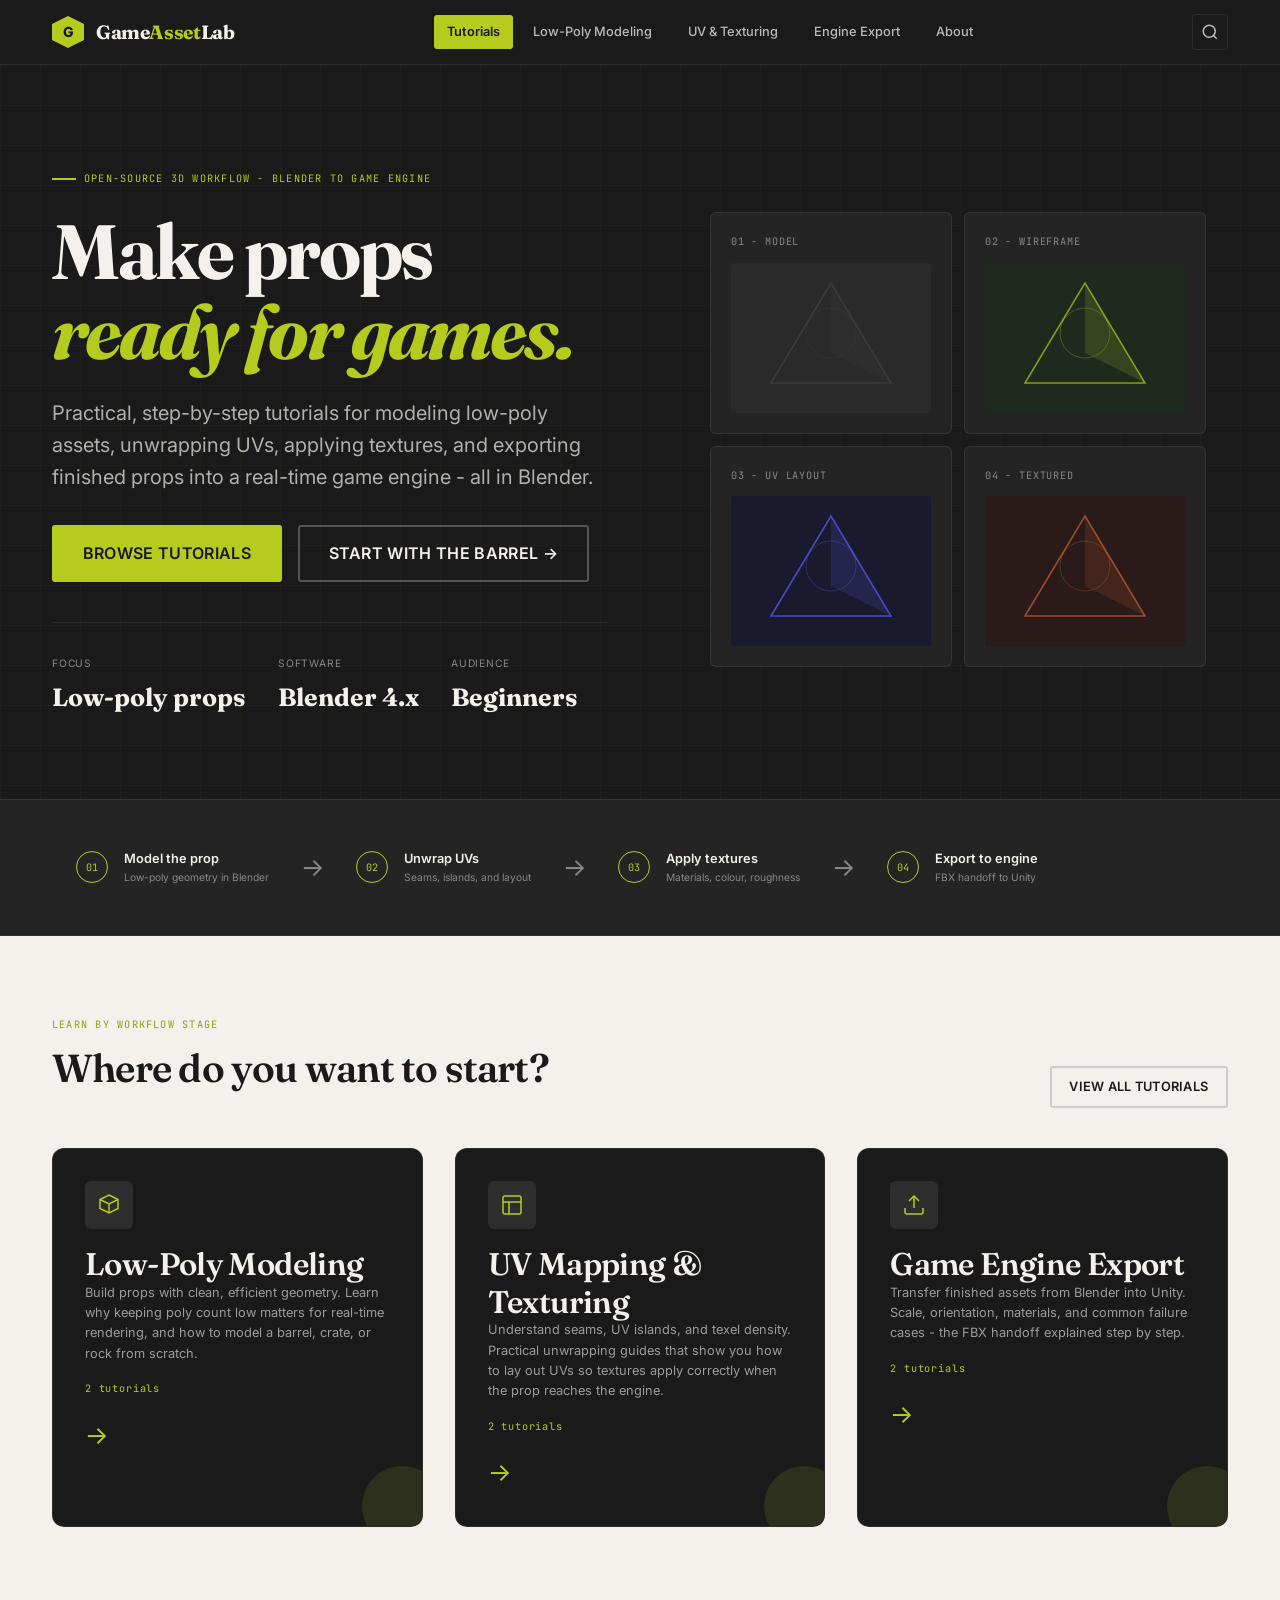
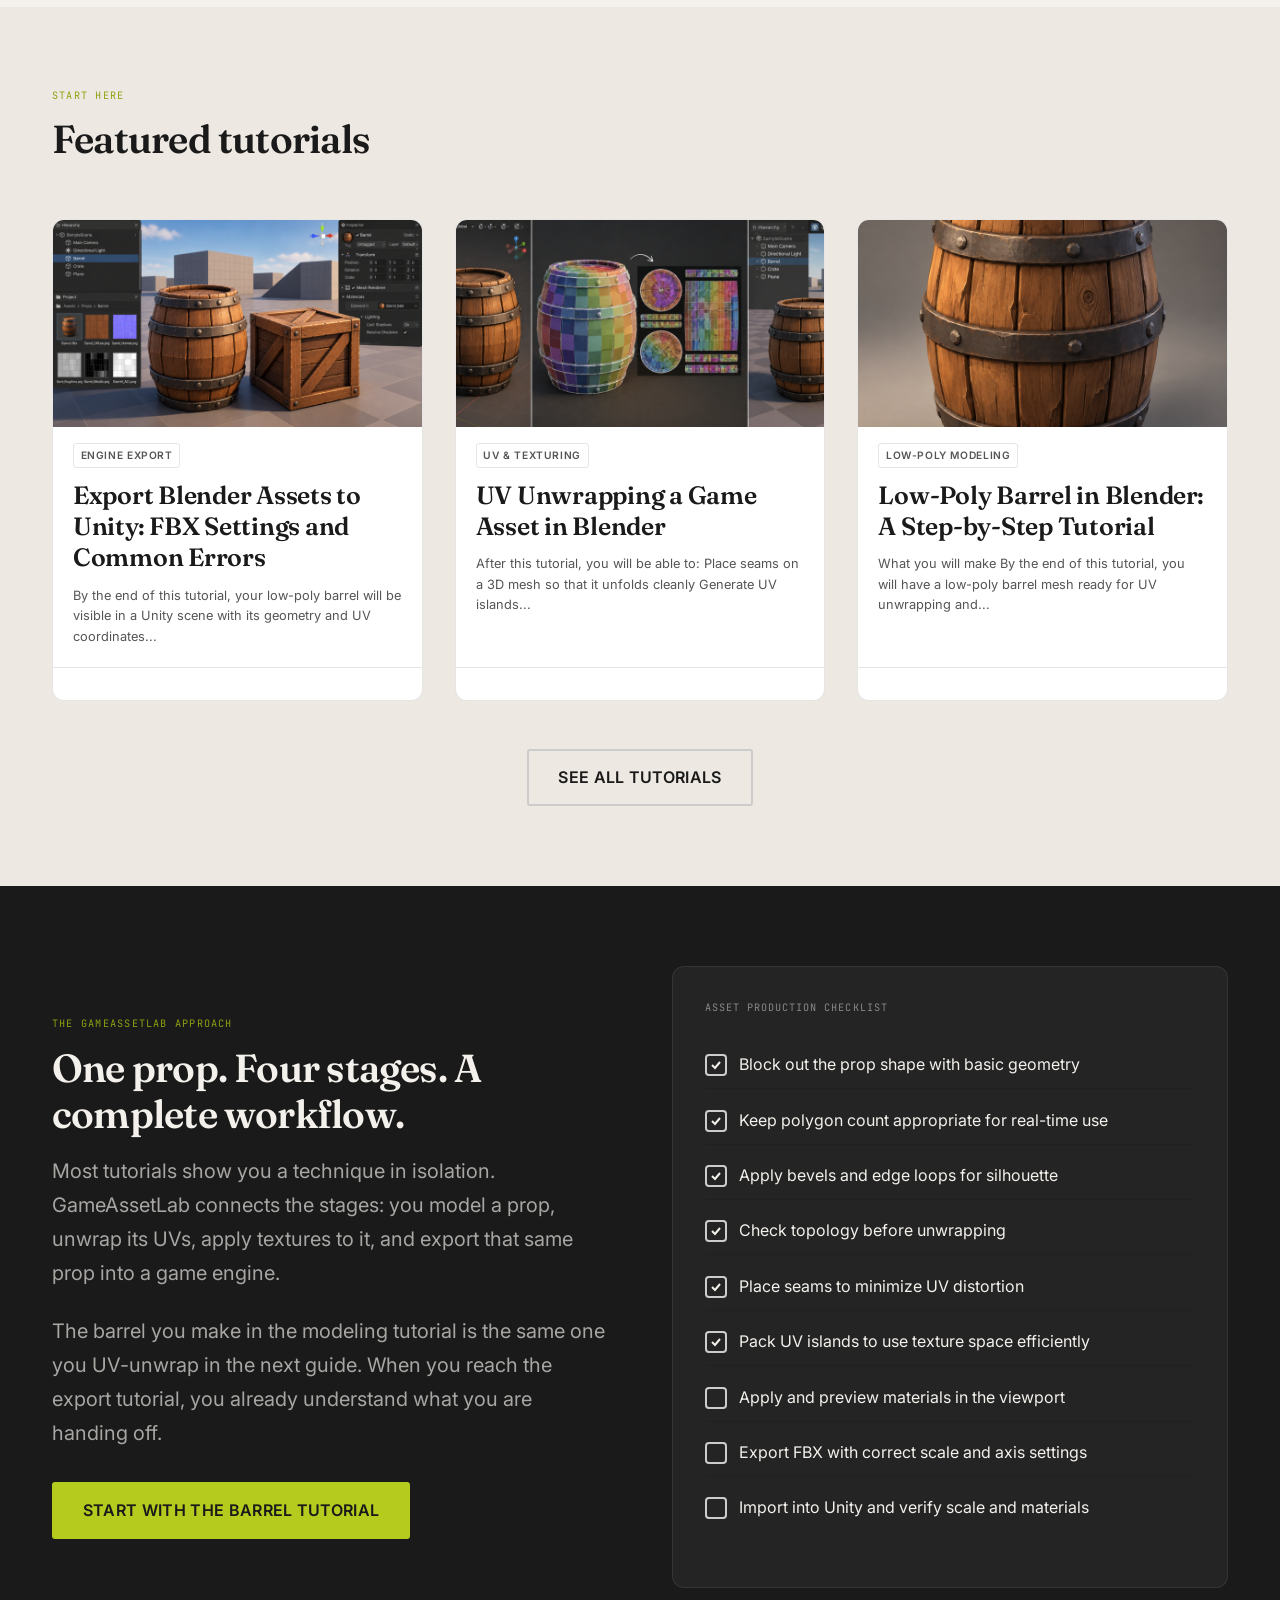
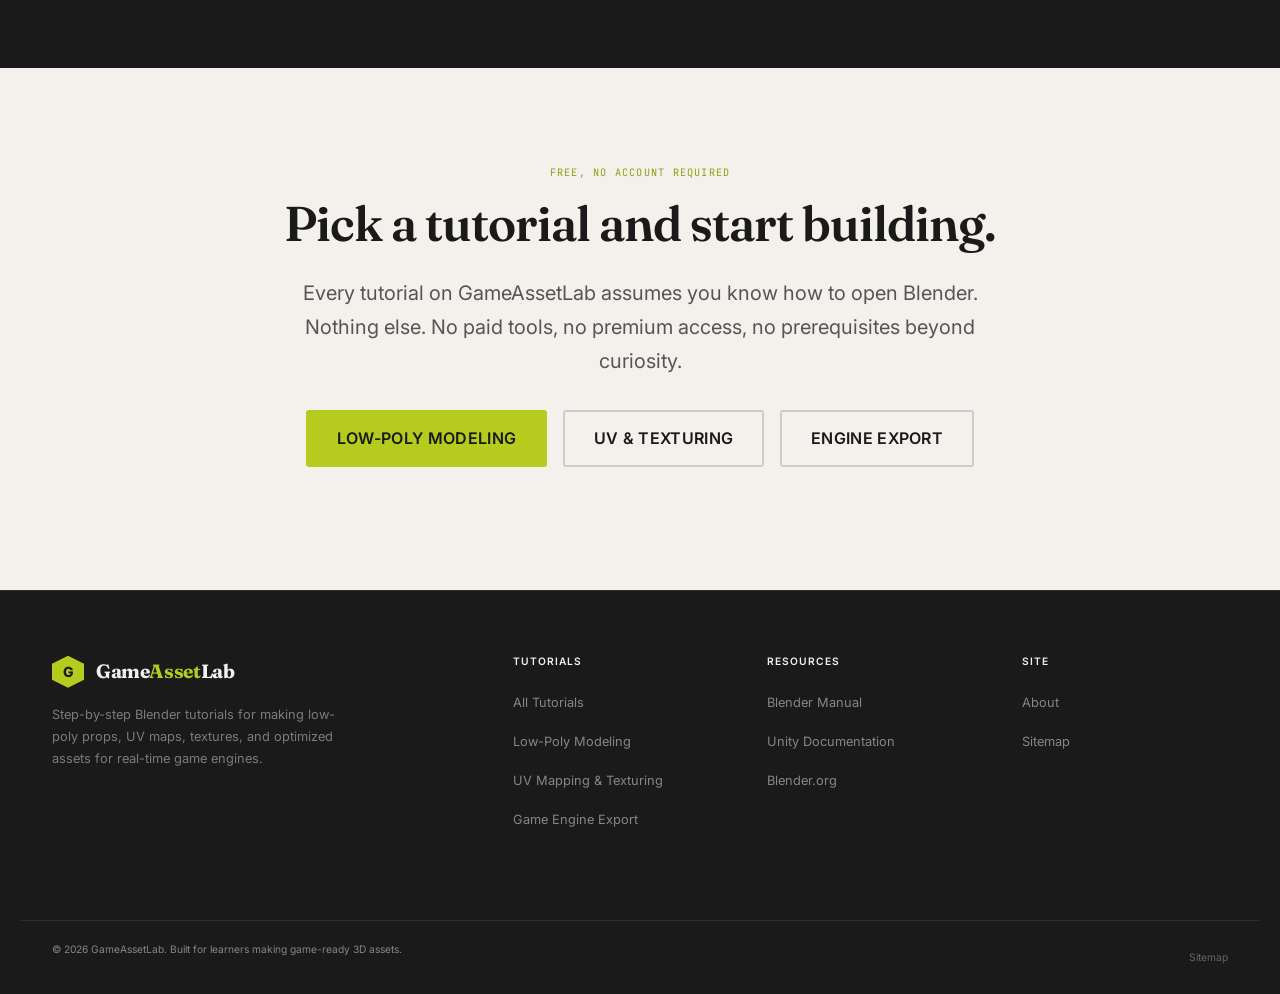
<file: index.html>
<!DOCTYPE html>
<html lang="en-US" class="no-js">
<head><meta charset="UTF-8">
	
	<meta name="viewport" content="width=device-width, initial-scale=1">
	<meta http-equiv="X-UA-Compatible" content="IE=edge">
	<meta name="robots" content="index, follow, max-image-preview:large, max-snippet:-1, max-video-preview:-1">

	<!-- This site is optimized with the Yoast SEO plugin v28.7 - https://yoast.com/product/yoast-seo-wordpress/ -->
	<title>GameAssetLab | 3D Game Asset Tutorials</title>
	<meta name="description" content="Learn Blender game asset creation with step-by-step tutorials on low-poly modeling, UV unwrapping, texturing, and exporting assets to Unity.">
	<link rel="canonical" href="/">
	<meta property="og:locale" content="en_US">
	<meta property="og:type" content="website">
	<meta property="og:title" content="GameAssetLab">
	<meta property="og:description" content="Learn Blender game asset creation with step-by-step tutorials on low-poly modeling, UV unwrapping, texturing, and exporting assets to Unity.">
	<meta property="og:url" content="/">
	<meta property="og:site_name" content="GameAssetLab">
	<meta name="twitter:card" content="summary_large_image">
	<script type="application/ld+json" class="yoast-schema-graph">{
	    "@context": "https:\/\/schema.org",
	    "@graph": [
	        {
	            "@type": "CollectionPage",
	            "@id": "\/",
	            "url": "\/",
	            "name": "GameAssetLab | 3D Game Asset Tutorials",
	            "isPartOf": {
	                "@id": "\/#website"
	            },
	            "description": "Learn Blender game asset creation with step-by-step tutorials on low-poly modeling, UV unwrapping, texturing, and exporting assets to Unity.",
	            "breadcrumb": {
	                "@id": "\/#breadcrumb"
	            },
	            "inLanguage": "en-US"
	        },
	        {
	            "@type": "BreadcrumbList",
	            "@id": "\/#breadcrumb",
	            "itemListElement": [
	                {
	                    "@type": "ListItem",
	                    "position": 1,
	                    "name": "Home"
	                }
	            ]
	        },
	        {
	            "@type": "WebSite",
	            "@id": "\/#website",
	            "url": "\/",
	            "name": "GameAssetLab",
	            "description": "",
	            "potentialAction": [
	                {
	                    "@type": "SearchAction",
	                    "target": {
	                        "@type": "EntryPoint",
	                        "urlTemplate": "\/?s={search_term_string}"
	                    },
	                    "query-input": {
	                        "@type": "PropertyValueSpecification",
	                        "valueRequired": true,
	                        "valueName": "search_term_string"
	                    }
	                }
	            ],
	            "inLanguage": "en-US"
	        }
	    ]
	}</script>
	<!-- / Yoast SEO plugin. -->



<link rel="dns-prefetch" href="//fonts.googleapis.com">
<style id="wp-img-auto-sizes-contain-inline-css">
img:is([sizes=auto i],[sizes^="auto," i]){contain-intrinsic-size:3000px 1500px}
/*# sourceURL=wp-img-auto-sizes-contain-inline-css */
</style>
<style id="wp-emoji-styles-inline-css">

	img.wp-smiley, img.emoji {
		display: inline !important;
		border: none !important;
		box-shadow: none !important;
		height: 1em !important;
		width: 1em !important;
		margin: 0 0.07em !important;
		vertical-align: -0.1em !important;
		background: none !important;
		padding: 0 !important;
	}
/*# sourceURL=wp-emoji-styles-inline-css */
</style>
<style id="wp-block-library-inline-css">
:root{--wp-block-synced-color:#7a00df;--wp-block-synced-color--rgb:122,0,223;--wp-bound-block-color:var(--wp-block-synced-color);--wp-editor-canvas-background:#ddd;--wp-admin-theme-color:#007cba;--wp-admin-theme-color--rgb:0,124,186;--wp-admin-theme-color-darker-10:#006ba1;--wp-admin-theme-color-darker-10--rgb:0,107,160.5;--wp-admin-theme-color-darker-20:#005a87;--wp-admin-theme-color-darker-20--rgb:0,90,135;--wp-admin-border-width-focus:2px}@media (min-resolution:192dpi){:root{--wp-admin-border-width-focus:1.5px}}.wp-element-button{cursor:pointer}:root .has-very-light-gray-background-color{background-color:#eee}:root .has-very-dark-gray-background-color{background-color:#313131}:root .has-very-light-gray-color{color:#eee}:root .has-very-dark-gray-color{color:#313131}:root .has-vivid-green-cyan-to-vivid-cyan-blue-gradient-background{background:linear-gradient(135deg,#00d084,#0693e3)}:root .has-purple-crush-gradient-background{background:linear-gradient(135deg,#34e2e4,#4721fb 50%,#ab1dfe)}:root .has-hazy-dawn-gradient-background{background:linear-gradient(135deg,#faaca8,#dad0ec)}:root .has-subdued-olive-gradient-background{background:linear-gradient(135deg,#fafae1,#67a671)}:root .has-atomic-cream-gradient-background{background:linear-gradient(135deg,#fdd79a,#004a59)}:root .has-nightshade-gradient-background{background:linear-gradient(135deg,#330968,#31cdcf)}:root .has-midnight-gradient-background{background:linear-gradient(135deg,#020381,#2874fc)}:root{--wp--preset--font-size--normal:16px;--wp--preset--font-size--huge:42px}.has-regular-font-size{font-size:1em}.has-larger-font-size{font-size:2.625em}.has-normal-font-size{font-size:var(--wp--preset--font-size--normal)}.has-huge-font-size{font-size:var(--wp--preset--font-size--huge)}:root .has-text-align-center{text-align:center}:root .has-text-align-left{text-align:left}:root .has-text-align-right{text-align:right}.has-fit-text{white-space:nowrap!important}#end-resizable-editor-section{display:none}.aligncenter{clear:both}.items-justified-left{justify-content:flex-start}.items-justified-center{justify-content:center}.items-justified-right{justify-content:flex-end}.items-justified-space-between{justify-content:space-between}.screen-reader-text{word-wrap:normal!important;border:0;clip-path:inset(50%);height:1px;margin:-1px;overflow:hidden;padding:0;position:absolute;width:1px;word-break:normal!important}.screen-reader-text:focus{background-color:#ddd;clip-path:none;color:#444;display:block;font-size:1em;height:auto;left:5px;line-height:normal;padding:15px 23px 14px;text-decoration:none;top:5px;width:auto;z-index:100000}html :where(.has-border-color){border-style:solid}html :where([style^=border-color],[style*=";border-color"],[style*="; border-color"]){border-style:solid}html :where([style^=border-top-color],[style*=";border-top-color"],[style*="; border-top-color"]){border-top-style:solid}html :where([style^=border-right-color],[style*=";border-right-color"],[style*="; border-right-color"]){border-right-style:solid}html :where([style^=border-bottom-color],[style*=";border-bottom-color"],[style*="; border-bottom-color"]){border-bottom-style:solid}html :where([style^=border-left-color],[style*=";border-left-color"],[style*="; border-left-color"]){border-left-style:solid}html :where([style^=border-width],[style*=";border-width"],[style*="; border-width"]){border-style:solid}html :where([style^=border-top-width],[style*=";border-top-width"],[style*="; border-top-width"]){border-top-style:solid}html :where([style^=border-right-width],[style*=";border-right-width"],[style*="; border-right-width"]){border-right-style:solid}html :where([style^=border-bottom-width],[style*=";border-bottom-width"],[style*="; border-bottom-width"]){border-bottom-style:solid}html :where([style^=border-left-width],[style*=";border-left-width"],[style*="; border-left-width"]){border-left-style:solid}html :where(img[class*=wp-image-]){height:auto;max-width:100%}:where(figure){margin:0 0 1em}html :where(.is-position-sticky){--wp-admin--admin-bar--position-offset:var(--wp-admin--admin-bar--height,0px)}@media screen and (max-width:600px){html :where(.is-position-sticky){--wp-admin--admin-bar--position-offset:0px}}

/*# sourceURL=/wp-includes/css/dist/block-library/common.min.css */
</style>
<style id="classic-theme-styles-inline-css">
/*! This file is auto-generated */
.wp-block-button__link{color:#fff;background-color:#32373c;border-radius:9999px;box-shadow:none;text-decoration:none;padding:calc(.667em + 2px) calc(1.333em + 2px);font-size:1.125em}.wp-block-file__button{background:#32373c;color:#fff;text-decoration:none}
/*# sourceURL=/wp-includes/css/classic-themes.min.css */
</style>

<style id="global-styles-inline-css">
:root{--wp--preset--aspect-ratio--square: 1;--wp--preset--aspect-ratio--4-3: 4/3;--wp--preset--aspect-ratio--3-4: 3/4;--wp--preset--aspect-ratio--3-2: 3/2;--wp--preset--aspect-ratio--2-3: 2/3;--wp--preset--aspect-ratio--16-9: 16/9;--wp--preset--aspect-ratio--9-16: 9/16;--wp--preset--color--black: #000000;--wp--preset--color--cyan-bluish-gray: #abb8c3;--wp--preset--color--white: #ffffff;--wp--preset--color--pale-pink: #f78da7;--wp--preset--color--vivid-red: #cf2e2e;--wp--preset--color--luminous-vivid-orange: #ff6900;--wp--preset--color--luminous-vivid-amber: #fcb900;--wp--preset--color--light-green-cyan: #7bdcb5;--wp--preset--color--vivid-green-cyan: #00d084;--wp--preset--color--pale-cyan-blue: #8ed1fc;--wp--preset--color--vivid-cyan-blue: #0693e3;--wp--preset--color--vivid-purple: #9b51e0;--wp--preset--gradient--vivid-cyan-blue-to-vivid-purple: linear-gradient(135deg,rgb(6,147,227) 0%,rgb(155,81,224) 100%);--wp--preset--gradient--light-green-cyan-to-vivid-green-cyan: linear-gradient(135deg,rgb(122,220,180) 0%,rgb(0,208,130) 100%);--wp--preset--gradient--luminous-vivid-amber-to-luminous-vivid-orange: linear-gradient(135deg,rgb(252,185,0) 0%,rgb(255,105,0) 100%);--wp--preset--gradient--luminous-vivid-orange-to-vivid-red: linear-gradient(135deg,rgb(255,105,0) 0%,rgb(207,46,46) 100%);--wp--preset--gradient--very-light-gray-to-cyan-bluish-gray: linear-gradient(135deg,rgb(238,238,238) 0%,rgb(169,184,195) 100%);--wp--preset--gradient--cool-to-warm-spectrum: linear-gradient(135deg,rgb(74,234,220) 0%,rgb(151,120,209) 20%,rgb(207,42,186) 40%,rgb(238,44,130) 60%,rgb(251,105,98) 80%,rgb(254,248,76) 100%);--wp--preset--gradient--blush-light-purple: linear-gradient(135deg,rgb(255,206,236) 0%,rgb(152,150,240) 100%);--wp--preset--gradient--blush-bordeaux: linear-gradient(135deg,rgb(254,205,165) 0%,rgb(254,45,45) 50%,rgb(107,0,62) 100%);--wp--preset--gradient--luminous-dusk: linear-gradient(135deg,rgb(255,203,112) 0%,rgb(199,81,192) 50%,rgb(65,88,208) 100%);--wp--preset--gradient--pale-ocean: linear-gradient(135deg,rgb(255,245,203) 0%,rgb(182,227,212) 50%,rgb(51,167,181) 100%);--wp--preset--gradient--electric-grass: linear-gradient(135deg,rgb(202,248,128) 0%,rgb(113,206,126) 100%);--wp--preset--gradient--midnight: linear-gradient(135deg,rgb(2,3,129) 0%,rgb(40,116,252) 100%);--wp--preset--font-size--small: 13px;--wp--preset--font-size--medium: 20px;--wp--preset--font-size--large: 36px;--wp--preset--font-size--x-large: 42px;--wp--preset--spacing--20: 0.44rem;--wp--preset--spacing--30: 0.67rem;--wp--preset--spacing--40: 1rem;--wp--preset--spacing--50: 1.5rem;--wp--preset--spacing--60: 2.25rem;--wp--preset--spacing--70: 3.38rem;--wp--preset--spacing--80: 5.06rem;--wp--preset--shadow--natural: 6px 6px 9px rgba(0, 0, 0, 0.2);--wp--preset--shadow--deep: 12px 12px 50px rgba(0, 0, 0, 0.4);--wp--preset--shadow--sharp: 6px 6px 0px rgba(0, 0, 0, 0.2);--wp--preset--shadow--outlined: 6px 6px 0px -3px rgb(255, 255, 255), 6px 6px rgb(0, 0, 0);--wp--preset--shadow--crisp: 6px 6px 0px rgb(0, 0, 0);}.wp-block-button{--wp--preset--dimension--25: 25%;--wp--preset--dimension--50: 50%;--wp--preset--dimension--75: 75%;--wp--preset--dimension--100: 100%;}:where(body) { margin: 0; }:where(.is-layout-flex){gap: 0.5em;}:where(.is-layout-grid){gap: 0.5em;}body .is-layout-flex{display: flex;}.is-layout-flex{flex-wrap: wrap;align-items: center;}.is-layout-flex > :is(*, div){margin: 0;}body .is-layout-grid{display: grid;}.is-layout-grid > :is(*, div){margin: 0;}body{padding-top: 0px;padding-right: 0px;padding-bottom: 0px;padding-left: 0px;}:root :where(.wp-element-button, .wp-block-button__link){background-color: #32373c;border-width: 0;color: #fff;font-family: inherit;font-size: inherit;font-style: inherit;font-weight: inherit;letter-spacing: inherit;line-height: inherit;padding-top: calc(0.667em + 2px);padding-right: calc(1.333em + 2px);padding-bottom: calc(0.667em + 2px);padding-left: calc(1.333em + 2px);text-decoration: none;text-transform: inherit;}.has-black-color{color: var(--wp--preset--color--black) !important;}.has-cyan-bluish-gray-color{color: var(--wp--preset--color--cyan-bluish-gray) !important;}.has-white-color{color: var(--wp--preset--color--white) !important;}.has-pale-pink-color{color: var(--wp--preset--color--pale-pink) !important;}.has-vivid-red-color{color: var(--wp--preset--color--vivid-red) !important;}.has-luminous-vivid-orange-color{color: var(--wp--preset--color--luminous-vivid-orange) !important;}.has-luminous-vivid-amber-color{color: var(--wp--preset--color--luminous-vivid-amber) !important;}.has-light-green-cyan-color{color: var(--wp--preset--color--light-green-cyan) !important;}.has-vivid-green-cyan-color{color: var(--wp--preset--color--vivid-green-cyan) !important;}.has-pale-cyan-blue-color{color: var(--wp--preset--color--pale-cyan-blue) !important;}.has-vivid-cyan-blue-color{color: var(--wp--preset--color--vivid-cyan-blue) !important;}.has-vivid-purple-color{color: var(--wp--preset--color--vivid-purple) !important;}.has-black-background-color{background-color: var(--wp--preset--color--black) !important;}.has-cyan-bluish-gray-background-color{background-color: var(--wp--preset--color--cyan-bluish-gray) !important;}.has-white-background-color{background-color: var(--wp--preset--color--white) !important;}.has-pale-pink-background-color{background-color: var(--wp--preset--color--pale-pink) !important;}.has-vivid-red-background-color{background-color: var(--wp--preset--color--vivid-red) !important;}.has-luminous-vivid-orange-background-color{background-color: var(--wp--preset--color--luminous-vivid-orange) !important;}.has-luminous-vivid-amber-background-color{background-color: var(--wp--preset--color--luminous-vivid-amber) !important;}.has-light-green-cyan-background-color{background-color: var(--wp--preset--color--light-green-cyan) !important;}.has-vivid-green-cyan-background-color{background-color: var(--wp--preset--color--vivid-green-cyan) !important;}.has-pale-cyan-blue-background-color{background-color: var(--wp--preset--color--pale-cyan-blue) !important;}.has-vivid-cyan-blue-background-color{background-color: var(--wp--preset--color--vivid-cyan-blue) !important;}.has-vivid-purple-background-color{background-color: var(--wp--preset--color--vivid-purple) !important;}.has-black-border-color{border-color: var(--wp--preset--color--black) !important;}.has-cyan-bluish-gray-border-color{border-color: var(--wp--preset--color--cyan-bluish-gray) !important;}.has-white-border-color{border-color: var(--wp--preset--color--white) !important;}.has-pale-pink-border-color{border-color: var(--wp--preset--color--pale-pink) !important;}.has-vivid-red-border-color{border-color: var(--wp--preset--color--vivid-red) !important;}.has-luminous-vivid-orange-border-color{border-color: var(--wp--preset--color--luminous-vivid-orange) !important;}.has-luminous-vivid-amber-border-color{border-color: var(--wp--preset--color--luminous-vivid-amber) !important;}.has-light-green-cyan-border-color{border-color: var(--wp--preset--color--light-green-cyan) !important;}.has-vivid-green-cyan-border-color{border-color: var(--wp--preset--color--vivid-green-cyan) !important;}.has-pale-cyan-blue-border-color{border-color: var(--wp--preset--color--pale-cyan-blue) !important;}.has-vivid-cyan-blue-border-color{border-color: var(--wp--preset--color--vivid-cyan-blue) !important;}.has-vivid-purple-border-color{border-color: var(--wp--preset--color--vivid-purple) !important;}.has-vivid-cyan-blue-to-vivid-purple-gradient-background{background: var(--wp--preset--gradient--vivid-cyan-blue-to-vivid-purple) !important;}.has-light-green-cyan-to-vivid-green-cyan-gradient-background{background: var(--wp--preset--gradient--light-green-cyan-to-vivid-green-cyan) !important;}.has-luminous-vivid-amber-to-luminous-vivid-orange-gradient-background{background: var(--wp--preset--gradient--luminous-vivid-amber-to-luminous-vivid-orange) !important;}.has-luminous-vivid-orange-to-vivid-red-gradient-background{background: var(--wp--preset--gradient--luminous-vivid-orange-to-vivid-red) !important;}.has-very-light-gray-to-cyan-bluish-gray-gradient-background{background: var(--wp--preset--gradient--very-light-gray-to-cyan-bluish-gray) !important;}.has-cool-to-warm-spectrum-gradient-background{background: var(--wp--preset--gradient--cool-to-warm-spectrum) !important;}.has-blush-light-purple-gradient-background{background: var(--wp--preset--gradient--blush-light-purple) !important;}.has-blush-bordeaux-gradient-background{background: var(--wp--preset--gradient--blush-bordeaux) !important;}.has-luminous-dusk-gradient-background{background: var(--wp--preset--gradient--luminous-dusk) !important;}.has-pale-ocean-gradient-background{background: var(--wp--preset--gradient--pale-ocean) !important;}.has-electric-grass-gradient-background{background: var(--wp--preset--gradient--electric-grass) !important;}.has-midnight-gradient-background{background: var(--wp--preset--gradient--midnight) !important;}.has-small-font-size{font-size: var(--wp--preset--font-size--small) !important;}.has-medium-font-size{font-size: var(--wp--preset--font-size--medium) !important;}.has-large-font-size{font-size: var(--wp--preset--font-size--large) !important;}.has-x-large-font-size{font-size: var(--wp--preset--font-size--x-large) !important;}
/*# sourceURL=global-styles-inline-css */
</style>

<link rel="stylesheet" id="gal-fonts-css" href="https://fonts.googleapis.com/css2?family=Fraunces:ital,opsz,wght@0,9..144,300..900;1,9..144,300..900&amp;family=Inter:wght@400;500;600&amp;family=JetBrains+Mono:wght@400;700&amp;display=swap" media="all">
<link rel="stylesheet" id="gameassetlab-style-css" href="/wp-content/themes/gameassetlab-theme/style.css?ver=1.0.0" media="all">
<link rel="stylesheet" id="gameassetlab-components-css" href="/wp-content/themes/gameassetlab-theme/assets/css/components.css?ver=1.0.0" media="all">
</head>
<body class="home blog wp-embed-responsive wp-theme-gameassetlab-theme">

<a class="skip-link" href="#main">Skip to main content</a>
<div class="reading-progress" id="reading-progress" role="progressbar" aria-label="Reading progress"></div>

<header class="site-header" role="banner">
	<div class="site-header__inner">

		<!-- Logo -->
		<a href="/" class="site-logo" rel="home" aria-label="GameAssetLab -” home">
			<div class="site-logo__mark" aria-hidden="true">G</div>
			<span class="site-logo__text">Game<span>Asset</span>Lab</span>
		</a>

		<!-- Primary Navigation -->
		<nav class="site-nav" id="site-nav" role="navigation" aria-label="Primary">
			<a href="/tutorials/" class="site-nav__link site-nav__link--cta">Tutorials</a><a href="/tutorial-category/low-poly-modeling/" class="site-nav__link">Low-Poly Modeling</a><a href="/tutorial-category/uv-texturing/" class="site-nav__link">UV &amp; Texturing</a><a href="/tutorial-category/engine-export/" class="site-nav__link">Engine Export</a><a href="/about/" class="site-nav__link">About</a>		</nav>

		<div class="flex" style="gap:0.5rem; align-items:center;">
			<!-- Search toggle -->
			<button class="header-search-btn" id="search-toggle" aria-label="Open search" aria-expanded="false" aria-controls="header-search">
				<svg width="18" height="18" viewbox="0 0 24 24" fill="none" stroke="currentColor" stroke-width="2" aria-hidden="true" focusable="false">
					<circle cx="11" cy="11" r="8"></circle><path d="m21 21-4.35-4.35"></path>
				</svg>
			</button>

			<!-- Mobile toggle -->
			<button class="mobile-menu-toggle" id="mobile-menu-toggle" aria-label="Toggle navigation menu" aria-expanded="false" aria-controls="site-nav">
				<span></span><span></span><span></span>
			</button>
		</div>

	</div><!-- /.site-header__inner -->

	<!-- Search overlay -->
	<div class="header-search-overlay" id="header-search" role="search" aria-label="Site search">
		<form method="get" action="/">
			<label for="header-search-input" class="sr-only">Search tutorials</label>
			<input type="search" id="header-search-input" name="s" placeholder="Search tutorials, topics, or steps…" autocomplete="off" value="">
		</form>
	</div>
</header>

<main id="main" tabindex="-1">

	<!-- ================================================================
	     HERO SECTION
	     ================================================================ -->
	<section class="hero" aria-labelledby="hero-title">
		<div class="hero__inner">
			<div class="hero__content">
				<p class="hero__overline">Open-source 3D workflow - Blender to game engine</p>

				<h1 class="hero__title" id="hero-title">
					Make props<br>
					<em>ready for games.</em>
				</h1>

				<p class="hero__subtitle">
					Practical, step-by-step tutorials for modeling low-poly assets, unwrapping UVs, applying textures,
					and exporting finished props into a real-time game engine - all in Blender.
				</p>

				<div class="hero__cta">
					<a href="/tutorials/" class="btn btn-primary btn-lg">
						Browse tutorials
					</a>
					<a href="/tutorials/low-poly-barrel-blender/" class="btn btn-ghost-light btn-lg">
						Start with the barrel →
					</a>
				</div>

				<div class="hero__meta" aria-label="Site overview">
					<div class="hero__meta-item">
						<span class="hero__meta-label">Focus</span>
						<span class="hero__meta-value">Low-poly props</span>
					</div>
					<div class="hero__meta-item">
						<span class="hero__meta-label">Software</span>
						<span class="hero__meta-value">Blender 4.x</span>
					</div>
					<div class="hero__meta-item">
						<span class="hero__meta-label">Audience</span>
						<span class="hero__meta-value">Beginners</span>
					</div>
				</div>
			</div>

			<!-- Visual - SVG asset stage grid -->
			<div class="hero__visual" aria-hidden="true">
				<div class="hero__asset-stages">
										<div class="hero__stage-card">
						<span class="hero__stage-label">01 - Model</span>
						<div class="hero__stage-preview">
							<svg xmlns="http://www.w3.org/2000/svg" viewbox="0 0 200 150" width="200" height="150" focusable="false">
								<rect width="200" height="150" fill="#2a2a2a"></rect>
								<polygon points="40,120 100,20 160,120" fill="none" stroke="#444" stroke-width="1.5" opacity="0.7"></polygon>
								<polygon points="100,20 160,120 100,90" fill="#444" opacity="0.15"></polygon>
								<circle cx="100" cy="70" r="25" fill="none" stroke="#444" stroke-width="1" opacity="0.3"></circle>
							</svg>
						</div>
					</div>
										<div class="hero__stage-card">
						<span class="hero__stage-label">02 - Wireframe</span>
						<div class="hero__stage-preview">
							<svg xmlns="http://www.w3.org/2000/svg" viewbox="0 0 200 150" width="200" height="150" focusable="false">
								<rect width="200" height="150" fill="#1e2a1e"></rect>
								<polygon points="40,120 100,20 160,120" fill="none" stroke="#b5cc1e" stroke-width="1.5" opacity="0.7"></polygon>
								<polygon points="100,20 160,120 100,90" fill="#b5cc1e" opacity="0.15"></polygon>
								<circle cx="100" cy="70" r="25" fill="none" stroke="#b5cc1e" stroke-width="1" opacity="0.3"></circle>
							</svg>
						</div>
					</div>
										<div class="hero__stage-card">
						<span class="hero__stage-label">03 - UV layout</span>
						<div class="hero__stage-preview">
							<svg xmlns="http://www.w3.org/2000/svg" viewbox="0 0 200 150" width="200" height="150" focusable="false">
								<rect width="200" height="150" fill="#1a1a2e"></rect>
								<polygon points="40,120 100,20 160,120" fill="none" stroke="#6060ff" stroke-width="1.5" opacity="0.7"></polygon>
								<polygon points="100,20 160,120 100,90" fill="#6060ff" opacity="0.15"></polygon>
								<circle cx="100" cy="70" r="25" fill="none" stroke="#6060ff" stroke-width="1" opacity="0.3"></circle>
							</svg>
						</div>
					</div>
										<div class="hero__stage-card">
						<span class="hero__stage-label">04 - Textured</span>
						<div class="hero__stage-preview">
							<svg xmlns="http://www.w3.org/2000/svg" viewbox="0 0 200 150" width="200" height="150" focusable="false">
								<rect width="200" height="150" fill="#2a1a1a"></rect>
								<polygon points="40,120 100,20 160,120" fill="none" stroke="#cc6633" stroke-width="1.5" opacity="0.7"></polygon>
								<polygon points="100,20 160,120 100,90" fill="#cc6633" opacity="0.15"></polygon>
								<circle cx="100" cy="70" r="25" fill="none" stroke="#cc6633" stroke-width="1" opacity="0.3"></circle>
							</svg>
						</div>
					</div>
									</div>
			</div>

		</div>
	</section>

	<!-- ================================================================
	     WORKFLOW STRIP
	     ================================================================ -->
	<div class="workflow-strip" aria-label="Tutorial workflow overview">
		<div class="workflow-strip__inner">
			<a href="/tutorial-category/low-poly-modeling/" class="workflow-step">
				<div class="workflow-step__number" aria-hidden="true">01</div>
				<div class="workflow-step__text">
					<span class="workflow-step__name">Model the prop</span>
					<span class="workflow-step__desc">Low-poly geometry in Blender</span>
				</div>
			</a>
			<span class="workflow-arrow" aria-hidden="true">→</span>
			<a href="/tutorial-category/uv-texturing/" class="workflow-step">
				<div class="workflow-step__number" aria-hidden="true">02</div>
				<div class="workflow-step__text">
					<span class="workflow-step__name">Unwrap UVs</span>
					<span class="workflow-step__desc">Seams, islands, and layout</span>
				</div>
			</a>
			<span class="workflow-arrow" aria-hidden="true">→</span>
			<a href="/tutorial-category/uv-texturing/" class="workflow-step">
				<div class="workflow-step__number" aria-hidden="true">03</div>
				<div class="workflow-step__text">
					<span class="workflow-step__name">Apply textures</span>
					<span class="workflow-step__desc">Materials, colour, roughness</span>
				</div>
			</a>
			<span class="workflow-arrow" aria-hidden="true">→</span>
			<a href="/tutorial-category/engine-export/" class="workflow-step">
				<div class="workflow-step__number" aria-hidden="true">04</div>
				<div class="workflow-step__text">
					<span class="workflow-step__name">Export to engine</span>
					<span class="workflow-step__desc">FBX handoff to Unity</span>
				</div>
			</a>
		</div>
	</div>

	<!-- ================================================================
	     TUTORIAL CATEGORIES
	     ================================================================ -->
	<section class="section" aria-labelledby="categories-heading">
		<div class="container">
			<div class="section-header">
				<div>
					<span class="section-eyebrow">Learn by workflow stage</span>
					<h2 class="section-title" id="categories-heading">Where do you want to start?</h2>
				</div>
				<a href="/tutorials/" class="btn btn-outline">
					View all tutorials
				</a>
			</div>

			<div class="grid grid-3">
				<a href="/tutorial-category/low-poly-modeling/" class="category-card">
					<div class="category-card__icon" aria-hidden="true">
						<svg width="24" height="24" viewbox="0 0 24 24" fill="none" stroke="#b5cc1e" stroke-width="1.5"><path d="m12 2 9 4.5v9L12 20l-9-4.5v-9L12 2z"></path><path d="m12 20v-9M3 6.5l9 4.5 9-4.5"></path></svg>
					</div>
					<div>
						<h3 class="category-card__title">Low-Poly Modeling</h3>
						<p class="category-card__desc">
							Build props with clean, efficient geometry. Learn why keeping poly count low matters for real-time rendering, and how to model a barrel, crate, or rock from scratch.
						</p>
					</div>
					<div class="category-card__count">2 tutorials</div>
					<span class="category-card__arrow" aria-hidden="true">→</span>
				</a>

				<a href="/tutorial-category/uv-texturing/" class="category-card">
					<div class="category-card__icon" aria-hidden="true">
						<svg width="24" height="24" viewbox="0 0 24 24" fill="none" stroke="#b5cc1e" stroke-width="1.5"><rect x="3" y="3" width="18" height="18" rx="2"></rect><path d="M3 9h18M9 21V9"></path></svg>
					</div>
					<div>
						<h3 class="category-card__title">UV Mapping &amp; Texturing</h3>
						<p class="category-card__desc">
							Understand seams, UV islands, and texel density. Practical unwrapping guides that show you how to lay out UVs so textures apply correctly when the prop reaches the engine.
						</p>
					</div>
					<div class="category-card__count">2 tutorials</div>
					<span class="category-card__arrow" aria-hidden="true">→</span>
				</a>

				<a href="/tutorial-category/engine-export/" class="category-card">
					<div class="category-card__icon" aria-hidden="true">
						<svg width="24" height="24" viewbox="0 0 24 24" fill="none" stroke="#b5cc1e" stroke-width="1.5"><path d="M21 15v4a2 2 0 0 1-2 2H5a2 2 0 0 1-2-2v-4"></path><polyline points="17 8 12 3 7 8"></polyline><line x1="12" y1="3" x2="12" y2="15"></line></svg>
					</div>
					<div>
						<h3 class="category-card__title">Game Engine Export</h3>
						<p class="category-card__desc">
							Transfer finished assets from Blender into Unity. Scale, orientation, materials, and common failure cases - the FBX handoff explained step by step.
						</p>
					</div>
					<div class="category-card__count">2 tutorials</div>
					<span class="category-card__arrow" aria-hidden="true">→</span>
				</a>
			</div>
		</div>
	</section>

	<!-- ================================================================
	     FEATURED TUTORIALS (dynamic)
	     ================================================================ -->
	<section class="section section--paper-dark" aria-labelledby="featured-heading">
		<div class="container">
			<div class="section-header">
				<div>
					<span class="section-eyebrow">Start here</span>
					<h2 class="section-title" id="featured-heading">Featured tutorials</h2>
				</div>
			</div>

						<div class="grid grid-3">
										<a href="/tutorials/blender-to-unity-fbx/" class="tutorial-card">
		<div class="tutorial-card__image">
							<img width="800" height="450" src="/wp-content/uploads/2026/10/f1e5c794-17e0-4c69-8621-ee48979b203c-800x450.png" class="attachment-gal-card size-gal-card" alt="Export Blender Assets to Unity: FBX Settings and Common Errors" loading="lazy" decoding="async" srcset="/wp-content/uploads/2026/10/f1e5c794-17e0-4c69-8621-ee48979b203c-800x450.png 800w, /wp-content/uploads/2026/10/f1e5c794-17e0-4c69-8621-ee48979b203c-300x169.png 300w, /wp-content/uploads/2026/10/f1e5c794-17e0-4c69-8621-ee48979b203c-1024x576.png 1024w, /wp-content/uploads/2026/10/f1e5c794-17e0-4c69-8621-ee48979b203c-768x432.png 768w, /wp-content/uploads/2026/10/f1e5c794-17e0-4c69-8621-ee48979b203c-1536x864.png 1536w, /wp-content/uploads/2026/10/f1e5c794-17e0-4c69-8621-ee48979b203c-1200x675.png 1200w, /wp-content/uploads/2026/10/f1e5c794-17e0-4c69-8621-ee48979b203c-400x225.png 400w, /wp-content/uploads/2026/10/f1e5c794-17e0-4c69-8621-ee48979b203c.png 1672w" sizes="auto, (max-width: 800px) 100vw, 800px">					</div>
		<div class="tutorial-card__meta-bar">
							<span class="tag tag-outline">Engine Export</span>
								</div>
		<div class="tutorial-card__body">
			<h3 class="tutorial-card__title">Export Blender Assets to Unity: FBX Settings and Common Errors</h3>
							<p class="tutorial-card__excerpt">By the end of this tutorial, your low-poly barrel will be visible in a Unity scene with its geometry and UV coordinates...</p>
					</div>
		<div class="tutorial-card__footer">
								</div>
	</a>
											<a href="/tutorials/blender-uv-unwrapping-game-asset/" class="tutorial-card">
		<div class="tutorial-card__image">
							<img width="800" height="450" src="/wp-content/uploads/2026/10/4a14b714-1f4d-452a-b91f-00d91ee4706f-800x450.png" class="attachment-gal-card size-gal-card" alt="UV Unwrapping a Game Asset in Blender" loading="lazy" decoding="async" srcset="/wp-content/uploads/2026/10/4a14b714-1f4d-452a-b91f-00d91ee4706f-800x450.png 800w, /wp-content/uploads/2026/10/4a14b714-1f4d-452a-b91f-00d91ee4706f-1200x675.png 1200w, /wp-content/uploads/2026/10/4a14b714-1f4d-452a-b91f-00d91ee4706f-400x225.png 400w" sizes="auto, (max-width: 800px) 100vw, 800px">					</div>
		<div class="tutorial-card__meta-bar">
							<span class="tag tag-outline">UV &amp; Texturing</span>
								</div>
		<div class="tutorial-card__body">
			<h3 class="tutorial-card__title">UV Unwrapping a Game Asset in Blender</h3>
							<p class="tutorial-card__excerpt">After this tutorial, you will be able to: Place seams on a 3D mesh so that it unfolds cleanly Generate UV islands...</p>
					</div>
		<div class="tutorial-card__footer">
								</div>
	</a>
											<a href="/tutorials/low-poly-barrel-blender/" class="tutorial-card">
		<div class="tutorial-card__image">
							<img width="800" height="450" src="/wp-content/uploads/2026/10/3d307510-b7cb-4a9d-a9ac-dbb7bd14b538-800x450.png" class="attachment-gal-card size-gal-card" alt="Low-Poly Barrel in Blender: A Step-by-Step Tutorial" loading="lazy" decoding="async" srcset="/wp-content/uploads/2026/10/3d307510-b7cb-4a9d-a9ac-dbb7bd14b538-800x450.png 800w, /wp-content/uploads/2026/10/3d307510-b7cb-4a9d-a9ac-dbb7bd14b538-1200x675.png 1200w, /wp-content/uploads/2026/10/3d307510-b7cb-4a9d-a9ac-dbb7bd14b538-400x225.png 400w" sizes="auto, (max-width: 800px) 100vw, 800px">					</div>
		<div class="tutorial-card__meta-bar">
							<span class="tag tag-outline">Low-Poly Modeling</span>
								</div>
		<div class="tutorial-card__body">
			<h3 class="tutorial-card__title">Low-Poly Barrel in Blender: A Step-by-Step Tutorial</h3>
							<p class="tutorial-card__excerpt">What you will make By the end of this tutorial, you will have a low-poly barrel mesh ready for UV unwrapping and...</p>
					</div>
		<div class="tutorial-card__footer">
								</div>
	</a>
								</div>
			
			<div style="text-align:center; margin-top: var(--space-12);">
				<a href="/tutorials/" class="btn btn-outline btn-lg">
					See all tutorials
				</a>
			</div>
		</div>
	</section>

	<!-- ================================================================
	     WHAT YOU WILL LEARN (editorial strip)
	     ================================================================ -->
	<section class="section section--dark" aria-labelledby="learn-heading">
		<div class="container">
			<div style="display:grid; grid-template-columns: 1fr 1fr; gap: var(--space-16); align-items: center;">
				<div>
					<span class="section-eyebrow">The GameAssetLab approach</span>
					<h2 class="section-title" id="learn-heading" style="color:var(--color-paper)">
						One prop. Four stages. A complete workflow.
					</h2>
					<p style="color:rgba(244,241,236,0.65); font-size:var(--text-md); line-height:1.7; margin-bottom:var(--space-6);">
						Most tutorials show you a technique in isolation. GameAssetLab connects the stages: you model a prop, unwrap its UVs, apply textures to it, and export that same prop into a game engine.
					</p>
					<p style="color:rgba(244,241,236,0.65); font-size:var(--text-md); line-height:1.7; margin-bottom:var(--space-8);">
						The barrel you make in the modeling tutorial is the same one you UV-unwrap in the next guide. When you reach the export tutorial, you already understand what you are handing off.
					</p>
					<a href="/tutorials/low-poly-barrel-blender/" class="btn btn-primary btn-lg">
						Start with the barrel tutorial
					</a>
				</div>
				<div>
					<!-- Asset stage checklist -->
					<div style="background:var(--color-surface); border:1px solid var(--color-border); border-radius:var(--radius-lg); padding:var(--space-8);">
						<p style="font-family:var(--font-mono); font-size:var(--text-xs); color:var(--color-ink-40); text-transform:uppercase; letter-spacing:0.1em; margin-bottom:var(--space-6);">Asset production checklist</p>
												<ul class="checklist" aria-label="Asset production steps">
														<li>
								<span class="checklist__check" aria-hidden="true">
																			<svg width="12" height="12" viewbox="0 0 12 12" fill="none" stroke="currentColor" stroke-width="2"><polyline points="2 6 5 9 10 3"></polyline></svg>
																	</span>
								<span>Block out the prop shape with basic geometry</span>
							</li>
														<li>
								<span class="checklist__check" aria-hidden="true">
																			<svg width="12" height="12" viewbox="0 0 12 12" fill="none" stroke="currentColor" stroke-width="2"><polyline points="2 6 5 9 10 3"></polyline></svg>
																	</span>
								<span>Keep polygon count appropriate for real-time use</span>
							</li>
														<li>
								<span class="checklist__check" aria-hidden="true">
																			<svg width="12" height="12" viewbox="0 0 12 12" fill="none" stroke="currentColor" stroke-width="2"><polyline points="2 6 5 9 10 3"></polyline></svg>
																	</span>
								<span>Apply bevels and edge loops for silhouette</span>
							</li>
														<li>
								<span class="checklist__check" aria-hidden="true">
																			<svg width="12" height="12" viewbox="0 0 12 12" fill="none" stroke="currentColor" stroke-width="2"><polyline points="2 6 5 9 10 3"></polyline></svg>
																	</span>
								<span>Check topology before unwrapping</span>
							</li>
														<li>
								<span class="checklist__check" aria-hidden="true">
																			<svg width="12" height="12" viewbox="0 0 12 12" fill="none" stroke="currentColor" stroke-width="2"><polyline points="2 6 5 9 10 3"></polyline></svg>
																	</span>
								<span>Place seams to minimize UV distortion</span>
							</li>
														<li>
								<span class="checklist__check" aria-hidden="true">
																			<svg width="12" height="12" viewbox="0 0 12 12" fill="none" stroke="currentColor" stroke-width="2"><polyline points="2 6 5 9 10 3"></polyline></svg>
																	</span>
								<span>Pack UV islands to use texture space efficiently</span>
							</li>
														<li>
								<span class="checklist__check" aria-hidden="true">
																	</span>
								<span>Apply and preview materials in the viewport</span>
							</li>
														<li>
								<span class="checklist__check" aria-hidden="true">
																	</span>
								<span>Export FBX with correct scale and axis settings</span>
							</li>
														<li>
								<span class="checklist__check" aria-hidden="true">
																	</span>
								<span>Import into Unity and verify scale and materials</span>
							</li>
													</ul>
					</div>
				</div>
			</div>
		</div>
	</section>

	<!-- ================================================================
	     CALL TO ACTION - START LEARNING
	     ================================================================ -->
	<section class="section" style="text-align:center; padding-block:var(--space-24);" aria-labelledby="cta-heading">
		<div class="container--sm">
			<span class="section-eyebrow">Free, no account required</span>
			<h2 class="section-title" id="cta-heading" style="font-size:var(--text-3xl);">
				Pick a tutorial and start building.
			</h2>
			<p style="font-size:var(--text-md); color:var(--color-ink-60); margin-block:var(--space-6) var(--space-8); max-width:52ch; margin-inline:auto;">
				Every tutorial on GameAssetLab assumes you know how to open Blender. Nothing else. No paid tools, no premium access, no prerequisites beyond curiosity.
			</p>
			<div class="flex-center gap-4" style="flex-wrap:wrap;">
				<a href="/tutorial-category/low-poly-modeling/" class="btn btn-primary btn-lg">
					Low-poly modeling
				</a>
				<a href="/tutorial-category/uv-texturing/" class="btn btn-outline btn-lg">
					UV &amp; texturing
				</a>
				<a href="/tutorial-category/engine-export/" class="btn btn-outline btn-lg">
					Engine export
				</a>
			</div>
		</div>
	</section>

</main>

﻿
<footer class="site-footer" role="contentinfo">
	<div class="site-footer__top">

		<!-- Brand column -->
		<div class="footer-brand">
			<a href="/" class="site-logo" rel="home" aria-label="GameAssetLab -” home">
				<div class="site-logo__mark" aria-hidden="true">G</div>
				<span class="site-logo__text">Game<span>Asset</span>Lab</span>
			</a>
			<p class="footer-brand__desc">
				Step-by-step Blender tutorials for making low-poly props, UV maps, textures, and optimized assets for real-time game engines.
			</p>
		</div>

		<!-- Tutorials column -->
		<div class="footer-col">
			<h4 class="footer-col__heading">Tutorials</h4>
			<ul>
				<li><a href="/tutorials/">All Tutorials</a></li>
				<li><a href="/tutorial-category/low-poly-modeling/">Low-Poly Modeling</a></li>
				<li><a href="/tutorial-category/uv-texturing/">UV Mapping &amp; Texturing</a></li>
				<li><a href="/tutorial-category/engine-export/">Game Engine Export</a></li>
			</ul>
		</div>

		<!-- Resources column -->
		<div class="footer-col">
			<h4 class="footer-col__heading">Resources</h4>
			<ul>
				<li><a href="https://docs.blender.org/" target="_blank" rel="noopener noreferrer">Blender Manual</a></li>
				<li><a href="https://docs.unity3d.com/Manual/index.html" target="_blank" rel="noopener noreferrer">Unity Documentation</a></li>
				<li><a href="https://www.blender.org/" target="_blank" rel="noopener noreferrer">Blender.org</a></li>
			</ul>
		</div>

		<!-- Site column -->
		<div class="footer-col">
			<h4 class="footer-col__heading">Site</h4>
			<ul>
				<li><a href="/about/">About</a></li>
				<li><a href="/sitemap.xml">Sitemap</a></li>
							</ul>
		</div>

	</div><!-- /.site-footer__top -->

	<div class="site-footer__bottom">
		<p>
			© 2026 GameAssetLab.
			Built for learners making game-ready 3D assets.		</p>
		<nav class="footer-legal" aria-label="Legal">
						<a href="/sitemap.xml">Sitemap</a>
		</nav>
	</div><!-- /.site-footer__bottom -->

</footer>

<script type="speculationrules">
{"prefetch":[{"source":"document","where":{"and":[{"href_matches":"/*"},{"not":{"href_matches":["/wp-*.php","/wp-admin/*","/wp-content/uploads/*","/wp-content/*","/wp-content/plugins/*","/wp-content/themes/gameassetlab-theme/*","/*\\?(.+)"]}},{"not":{"selector_matches":"a[rel~=\"nofollow\"]"}},{"not":{"selector_matches":".no-prefetch, .no-prefetch a"}}]},"eagerness":"conservative"}]}
</script>
<script id="gameassetlab-main-js-extra">
var galData = {"ajaxUrl":"/wp-admin/admin-ajax.php","nonce":"1cc3f652be","searchUrl":"/search/","siteUrl":"http://localhost:8881"};
//# sourceURL=gameassetlab-main-js-extra
</script>
<script data-wp-strategy="defer" defer id="gameassetlab-main-js" src="/wp-content/themes/gameassetlab-theme/assets/js/main.js?ver=1.0.0"></script>
<script id="wp-emoji-settings" type="application/json">
{"baseUrl":"https://s.w.org/images/core/emoji/17.0.2/72x72/","ext":".png","svgUrl":"https://s.w.org/images/core/emoji/17.0.2/svg/","svgExt":".svg","source":{"concatemoji":"/wp-includes/js/wp-emoji-release.min.js?ver=7.1.3"}}
</script>
<script type="module">
/*! This file is auto-generated */
var e="script#wp-emoji-settings",t=document.querySelector(e);if(!(t instanceof HTMLScriptElement))throw new Error("Element missing: "+e);const r=JSON.parse(t.text),s=(window._wpemojiSettings=r,"wpEmojiSettingsSupports"),o=["flag","emoji"];function i(e){try{var t={supportTests:e,timestamp:(new Date).valueOf()};sessionStorage.setItem(s,JSON.stringify(t))}catch(e){}}function c(e,t,n){e.clearRect(0,0,e.canvas.width,e.canvas.height),e.fillText(t,0,0);t=new Uint32Array(e.getImageData(0,0,e.canvas.width,e.canvas.height).data);e.clearRect(0,0,e.canvas.width,e.canvas.height),e.fillText(n,0,0);const r=new Uint32Array(e.getImageData(0,0,e.canvas.width,e.canvas.height).data);return t.every((e,t)=>e===r[t])}function p(e,t){e.clearRect(0,0,e.canvas.width,e.canvas.height),e.fillText(t,0,0);var n=e.getImageData(16,16,1,1);for(let e=0;e<n.data.length;e++)if(0!==n.data[e])return!1;return!0}function u(e,t,n,r){switch(t){case"flag":return n(e,"\ud83c\udff3\ufe0f\u200d\u26a7\ufe0f","\ud83c\udff3\ufe0f\u200b\u26a7\ufe0f")?!1:!n(e,"\ud83c\udde8\ud83c\uddf6","\ud83c\udde8\u200b\ud83c\uddf6")&&!n(e,"\ud83c\udff4\udb40\udc67\udb40\udc62\udb40\udc65\udb40\udc6e\udb40\udc67\udb40\udc7f","\ud83c\udff4\u200b\udb40\udc67\u200b\udb40\udc62\u200b\udb40\udc65\u200b\udb40\udc6e\u200b\udb40\udc67\u200b\udb40\udc7f");case"emoji":return!r(e,"\ud83e\u1fac8")}return!1}function f(e,t,n,r){let a;const s=(a="undefined"!=typeof WorkerGlobalScope&&self instanceof WorkerGlobalScope?new OffscreenCanvas(300,150):document.createElement("canvas")).getContext("2d",{willReadFrequently:!0}),o=(s.textBaseline="top",s.font="600 32px Arial",{});return e.forEach(e=>{o[e]=t(s,e,n,r)}),o}function a(e){var t=document.createElement("script");t.src=e,t.defer=!0,document.head.appendChild(t)}r.supports={everything:!0,everythingExceptFlag:!0},new Promise(t=>{let n=function(){try{var e=JSON.parse(sessionStorage.getItem(s));if("object"==typeof e&&"number"==typeof e.timestamp&&(new Date).valueOf()<e.timestamp+604800&&"object"==typeof e.supportTests)return e.supportTests}catch(e){}return null}();if(!n){if("undefined"!=typeof Worker&&"undefined"!=typeof OffscreenCanvas&&"undefined"!=typeof URL&&URL.createObjectURL&&"undefined"!=typeof Blob)try{var e="postMessage("+f.toString()+"("+[JSON.stringify(o),u.toString(),c.toString(),p.toString()].join(",")+"));",r=new Blob([e],{type:"text/javascript"});const a=new Worker(URL.createObjectURL(r),{name:"wpTestEmojiSupports"});return void(a.onmessage=e=>{i(n=e.data),a.terminate(),t(n)})}catch(e){}i(n=f(o,u,c,p))}t(n)}).then(e=>{for(const n in e)r.supports[n]=e[n],r.supports.everything=r.supports.everything&&r.supports[n],"flag"!==n&&(r.supports.everythingExceptFlag=r.supports.everythingExceptFlag&&r.supports[n]);var t;r.supports.everythingExceptFlag=r.supports.everythingExceptFlag&&!r.supports.flag,r.supports.everything||((t=r.source||{}).concatemoji?a(t.concatemoji):t.wpemoji&&t.twemoji&&(a(t.twemoji),a(t.wpemoji)))});
//# sourceURL=/wp-includes/js/wp-emoji-loader.min.js
</script>
</body>
</html>
</file>
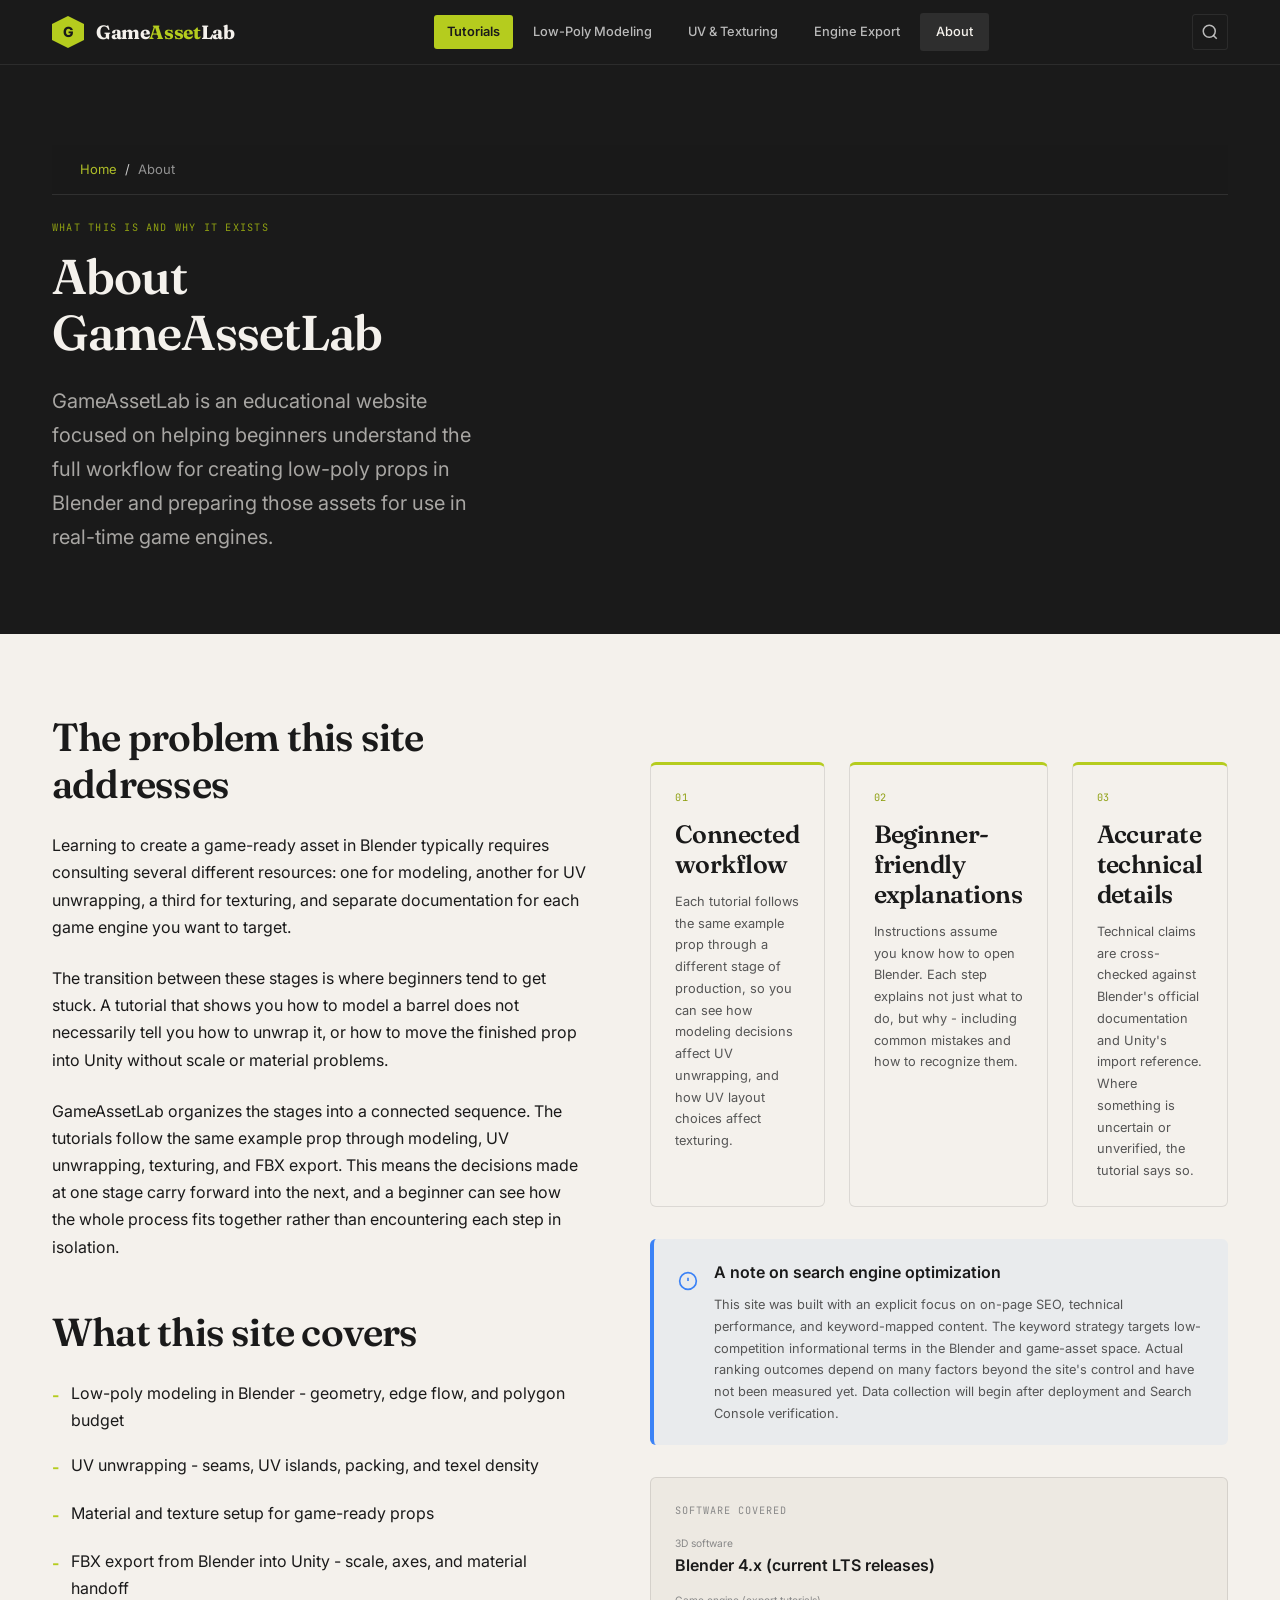
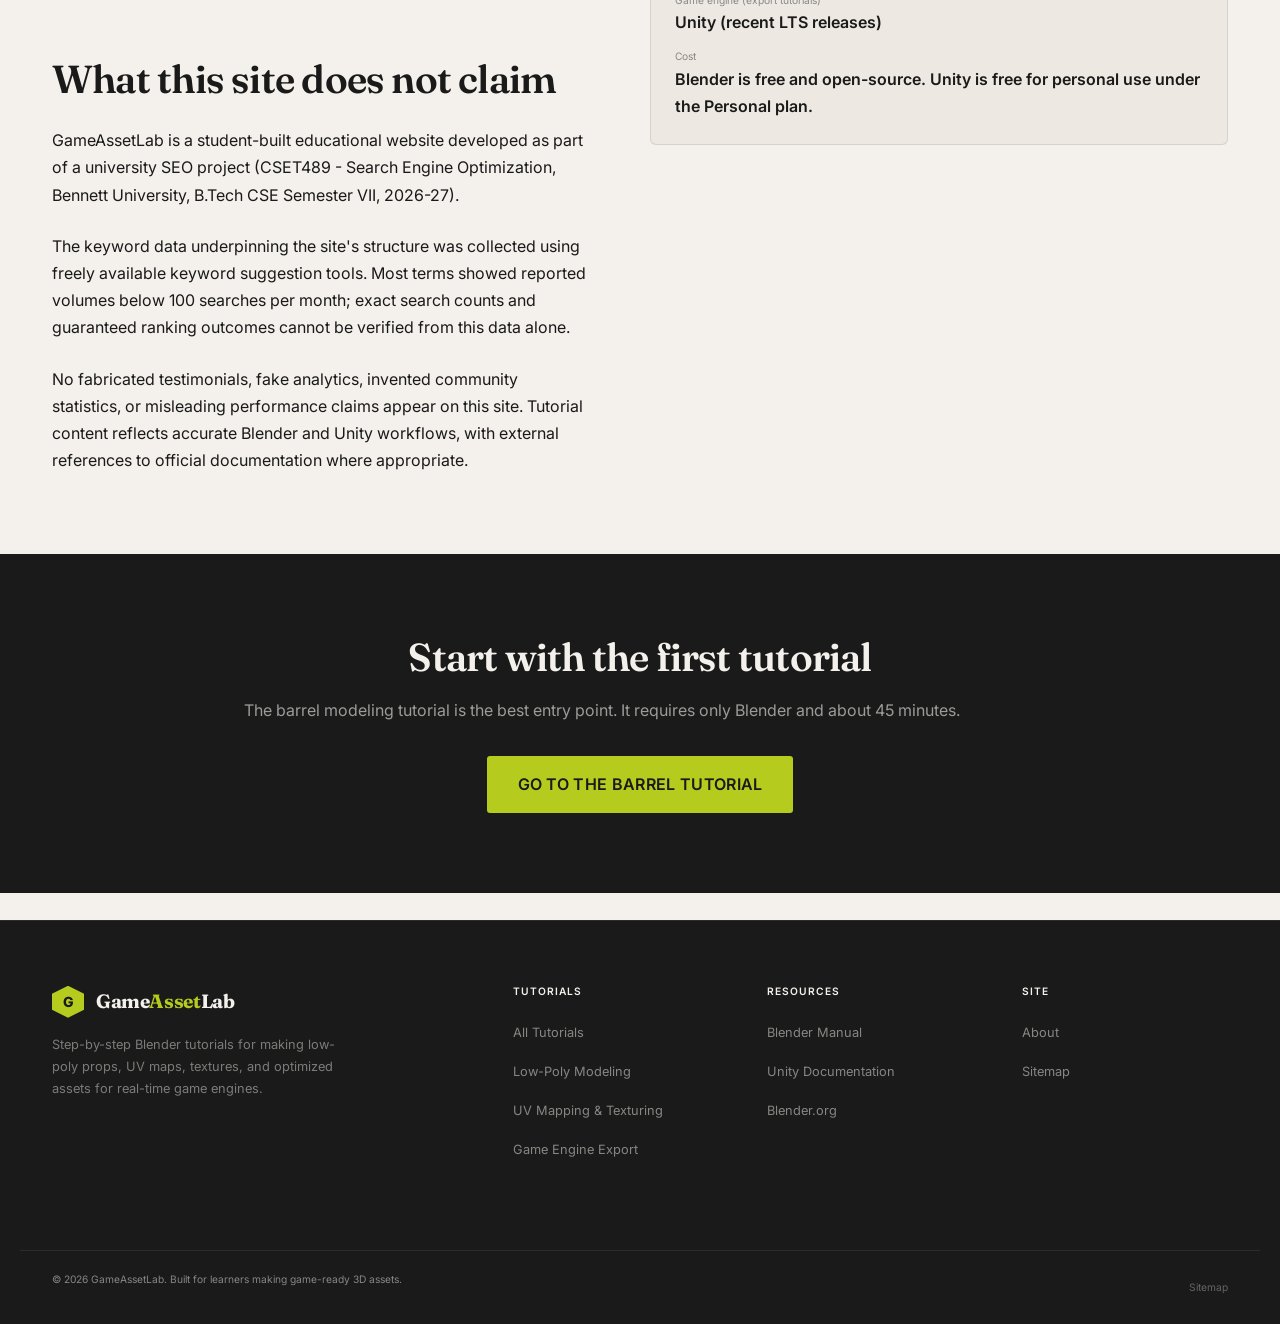
<file: about/index.html>
<!DOCTYPE html>
<html lang="en-US" class="no-js">
<head><meta charset="UTF-8">
	
	<meta name="viewport" content="width=device-width, initial-scale=1">
	<meta http-equiv="X-UA-Compatible" content="IE=edge">
	<meta name="robots" content="index, follow, max-image-preview:large, max-snippet:-1, max-video-preview:-1">

	<!-- This site is optimized with the Yoast SEO plugin v28.7 - https://yoast.com/product/yoast-seo-wordpress/ -->
	<title>About - GameAssetLab</title>
	<link rel="canonical" href="/about/">
	<meta property="og:locale" content="en_US">
	<meta property="og:type" content="article">
	<meta property="og:title" content="About - GameAssetLab">
	<meta property="og:url" content="/about/">
	<meta property="og:site_name" content="GameAssetLab">
	<meta name="twitter:card" content="summary_large_image">
	<script type="application/ld+json" class="yoast-schema-graph">{
	    "@context": "https:\/\/schema.org",
	    "@graph": [
	        {
	            "@type": "WebPage",
	            "@id": "\/about\/",
	            "url": "\/about\/",
	            "name": "About - GameAssetLab",
	            "isPartOf": {
	                "@id": "\/#website"
	            },
	            "datePublished": "2026-10-15T13:55:11+00:00",
	            "breadcrumb": {
	                "@id": "\/about\/#breadcrumb"
	            },
	            "inLanguage": "en-US",
	            "potentialAction": [
	                {
	                    "@type": "ReadAction",
	                    "target": [
	                        "\/about\/"
	                    ]
	                }
	            ]
	        },
	        {
	            "@type": "BreadcrumbList",
	            "@id": "\/about\/#breadcrumb",
	            "itemListElement": [
	                {
	                    "@type": "ListItem",
	                    "position": 1,
	                    "name": "Home",
	                    "item": "\/"
	                },
	                {
	                    "@type": "ListItem",
	                    "position": 2,
	                    "name": "About"
	                }
	            ]
	        },
	        {
	            "@type": "WebSite",
	            "@id": "\/#website",
	            "url": "\/",
	            "name": "GameAssetLab",
	            "description": "",
	            "potentialAction": [
	                {
	                    "@type": "SearchAction",
	                    "target": {
	                        "@type": "EntryPoint",
	                        "urlTemplate": "\/?s={search_term_string}"
	                    },
	                    "query-input": {
	                        "@type": "PropertyValueSpecification",
	                        "valueRequired": true,
	                        "valueName": "search_term_string"
	                    }
	                }
	            ],
	            "inLanguage": "en-US"
	        }
	    ]
	}</script>
	<!-- / Yoast SEO plugin. -->



<link rel="dns-prefetch" href="//fonts.googleapis.com">


<style id="wp-img-auto-sizes-contain-inline-css">
img:is([sizes=auto i],[sizes^="auto," i]){contain-intrinsic-size:3000px 1500px}
/*# sourceURL=wp-img-auto-sizes-contain-inline-css */
</style>
<style id="wp-emoji-styles-inline-css">

	img.wp-smiley, img.emoji {
		display: inline !important;
		border: none !important;
		box-shadow: none !important;
		height: 1em !important;
		width: 1em !important;
		margin: 0 0.07em !important;
		vertical-align: -0.1em !important;
		background: none !important;
		padding: 0 !important;
	}
/*# sourceURL=wp-emoji-styles-inline-css */
</style>
<style id="wp-block-library-inline-css">
:root{--wp-block-synced-color:#7a00df;--wp-block-synced-color--rgb:122,0,223;--wp-bound-block-color:var(--wp-block-synced-color);--wp-editor-canvas-background:#ddd;--wp-admin-theme-color:#007cba;--wp-admin-theme-color--rgb:0,124,186;--wp-admin-theme-color-darker-10:#006ba1;--wp-admin-theme-color-darker-10--rgb:0,107,160.5;--wp-admin-theme-color-darker-20:#005a87;--wp-admin-theme-color-darker-20--rgb:0,90,135;--wp-admin-border-width-focus:2px}@media (min-resolution:192dpi){:root{--wp-admin-border-width-focus:1.5px}}.wp-element-button{cursor:pointer}:root .has-very-light-gray-background-color{background-color:#eee}:root .has-very-dark-gray-background-color{background-color:#313131}:root .has-very-light-gray-color{color:#eee}:root .has-very-dark-gray-color{color:#313131}:root .has-vivid-green-cyan-to-vivid-cyan-blue-gradient-background{background:linear-gradient(135deg,#00d084,#0693e3)}:root .has-purple-crush-gradient-background{background:linear-gradient(135deg,#34e2e4,#4721fb 50%,#ab1dfe)}:root .has-hazy-dawn-gradient-background{background:linear-gradient(135deg,#faaca8,#dad0ec)}:root .has-subdued-olive-gradient-background{background:linear-gradient(135deg,#fafae1,#67a671)}:root .has-atomic-cream-gradient-background{background:linear-gradient(135deg,#fdd79a,#004a59)}:root .has-nightshade-gradient-background{background:linear-gradient(135deg,#330968,#31cdcf)}:root .has-midnight-gradient-background{background:linear-gradient(135deg,#020381,#2874fc)}:root{--wp--preset--font-size--normal:16px;--wp--preset--font-size--huge:42px}.has-regular-font-size{font-size:1em}.has-larger-font-size{font-size:2.625em}.has-normal-font-size{font-size:var(--wp--preset--font-size--normal)}.has-huge-font-size{font-size:var(--wp--preset--font-size--huge)}:root .has-text-align-center{text-align:center}:root .has-text-align-left{text-align:left}:root .has-text-align-right{text-align:right}.has-fit-text{white-space:nowrap!important}#end-resizable-editor-section{display:none}.aligncenter{clear:both}.items-justified-left{justify-content:flex-start}.items-justified-center{justify-content:center}.items-justified-right{justify-content:flex-end}.items-justified-space-between{justify-content:space-between}.screen-reader-text{word-wrap:normal!important;border:0;clip-path:inset(50%);height:1px;margin:-1px;overflow:hidden;padding:0;position:absolute;width:1px;word-break:normal!important}.screen-reader-text:focus{background-color:#ddd;clip-path:none;color:#444;display:block;font-size:1em;height:auto;left:5px;line-height:normal;padding:15px 23px 14px;text-decoration:none;top:5px;width:auto;z-index:100000}html :where(.has-border-color){border-style:solid}html :where([style^=border-color],[style*=";border-color"],[style*="; border-color"]){border-style:solid}html :where([style^=border-top-color],[style*=";border-top-color"],[style*="; border-top-color"]){border-top-style:solid}html :where([style^=border-right-color],[style*=";border-right-color"],[style*="; border-right-color"]){border-right-style:solid}html :where([style^=border-bottom-color],[style*=";border-bottom-color"],[style*="; border-bottom-color"]){border-bottom-style:solid}html :where([style^=border-left-color],[style*=";border-left-color"],[style*="; border-left-color"]){border-left-style:solid}html :where([style^=border-width],[style*=";border-width"],[style*="; border-width"]){border-style:solid}html :where([style^=border-top-width],[style*=";border-top-width"],[style*="; border-top-width"]){border-top-style:solid}html :where([style^=border-right-width],[style*=";border-right-width"],[style*="; border-right-width"]){border-right-style:solid}html :where([style^=border-bottom-width],[style*=";border-bottom-width"],[style*="; border-bottom-width"]){border-bottom-style:solid}html :where([style^=border-left-width],[style*=";border-left-width"],[style*="; border-left-width"]){border-left-style:solid}html :where(img[class*=wp-image-]){height:auto;max-width:100%}:where(figure){margin:0 0 1em}html :where(.is-position-sticky){--wp-admin--admin-bar--position-offset:var(--wp-admin--admin-bar--height,0px)}@media screen and (max-width:600px){html :where(.is-position-sticky){--wp-admin--admin-bar--position-offset:0px}}

/*# sourceURL=/wp-includes/css/dist/block-library/common.min.css */
</style>
<style id="classic-theme-styles-inline-css">
/*! This file is auto-generated */
.wp-block-button__link{color:#fff;background-color:#32373c;border-radius:9999px;box-shadow:none;text-decoration:none;padding:calc(.667em + 2px) calc(1.333em + 2px);font-size:1.125em}.wp-block-file__button{background:#32373c;color:#fff;text-decoration:none}
/*# sourceURL=/wp-includes/css/classic-themes.min.css */
</style>

<style id="global-styles-inline-css">
:root{--wp--preset--aspect-ratio--square: 1;--wp--preset--aspect-ratio--4-3: 4/3;--wp--preset--aspect-ratio--3-4: 3/4;--wp--preset--aspect-ratio--3-2: 3/2;--wp--preset--aspect-ratio--2-3: 2/3;--wp--preset--aspect-ratio--16-9: 16/9;--wp--preset--aspect-ratio--9-16: 9/16;--wp--preset--color--black: #000000;--wp--preset--color--cyan-bluish-gray: #abb8c3;--wp--preset--color--white: #ffffff;--wp--preset--color--pale-pink: #f78da7;--wp--preset--color--vivid-red: #cf2e2e;--wp--preset--color--luminous-vivid-orange: #ff6900;--wp--preset--color--luminous-vivid-amber: #fcb900;--wp--preset--color--light-green-cyan: #7bdcb5;--wp--preset--color--vivid-green-cyan: #00d084;--wp--preset--color--pale-cyan-blue: #8ed1fc;--wp--preset--color--vivid-cyan-blue: #0693e3;--wp--preset--color--vivid-purple: #9b51e0;--wp--preset--gradient--vivid-cyan-blue-to-vivid-purple: linear-gradient(135deg,rgb(6,147,227) 0%,rgb(155,81,224) 100%);--wp--preset--gradient--light-green-cyan-to-vivid-green-cyan: linear-gradient(135deg,rgb(122,220,180) 0%,rgb(0,208,130) 100%);--wp--preset--gradient--luminous-vivid-amber-to-luminous-vivid-orange: linear-gradient(135deg,rgb(252,185,0) 0%,rgb(255,105,0) 100%);--wp--preset--gradient--luminous-vivid-orange-to-vivid-red: linear-gradient(135deg,rgb(255,105,0) 0%,rgb(207,46,46) 100%);--wp--preset--gradient--very-light-gray-to-cyan-bluish-gray: linear-gradient(135deg,rgb(238,238,238) 0%,rgb(169,184,195) 100%);--wp--preset--gradient--cool-to-warm-spectrum: linear-gradient(135deg,rgb(74,234,220) 0%,rgb(151,120,209) 20%,rgb(207,42,186) 40%,rgb(238,44,130) 60%,rgb(251,105,98) 80%,rgb(254,248,76) 100%);--wp--preset--gradient--blush-light-purple: linear-gradient(135deg,rgb(255,206,236) 0%,rgb(152,150,240) 100%);--wp--preset--gradient--blush-bordeaux: linear-gradient(135deg,rgb(254,205,165) 0%,rgb(254,45,45) 50%,rgb(107,0,62) 100%);--wp--preset--gradient--luminous-dusk: linear-gradient(135deg,rgb(255,203,112) 0%,rgb(199,81,192) 50%,rgb(65,88,208) 100%);--wp--preset--gradient--pale-ocean: linear-gradient(135deg,rgb(255,245,203) 0%,rgb(182,227,212) 50%,rgb(51,167,181) 100%);--wp--preset--gradient--electric-grass: linear-gradient(135deg,rgb(202,248,128) 0%,rgb(113,206,126) 100%);--wp--preset--gradient--midnight: linear-gradient(135deg,rgb(2,3,129) 0%,rgb(40,116,252) 100%);--wp--preset--font-size--small: 13px;--wp--preset--font-size--medium: 20px;--wp--preset--font-size--large: 36px;--wp--preset--font-size--x-large: 42px;--wp--preset--spacing--20: 0.44rem;--wp--preset--spacing--30: 0.67rem;--wp--preset--spacing--40: 1rem;--wp--preset--spacing--50: 1.5rem;--wp--preset--spacing--60: 2.25rem;--wp--preset--spacing--70: 3.38rem;--wp--preset--spacing--80: 5.06rem;--wp--preset--shadow--natural: 6px 6px 9px rgba(0, 0, 0, 0.2);--wp--preset--shadow--deep: 12px 12px 50px rgba(0, 0, 0, 0.4);--wp--preset--shadow--sharp: 6px 6px 0px rgba(0, 0, 0, 0.2);--wp--preset--shadow--outlined: 6px 6px 0px -3px rgb(255, 255, 255), 6px 6px rgb(0, 0, 0);--wp--preset--shadow--crisp: 6px 6px 0px rgb(0, 0, 0);}.wp-block-button{--wp--preset--dimension--25: 25%;--wp--preset--dimension--50: 50%;--wp--preset--dimension--75: 75%;--wp--preset--dimension--100: 100%;}:where(body) { margin: 0; }:where(.is-layout-flex){gap: 0.5em;}:where(.is-layout-grid){gap: 0.5em;}body .is-layout-flex{display: flex;}.is-layout-flex{flex-wrap: wrap;align-items: center;}.is-layout-flex > :is(*, div){margin: 0;}body .is-layout-grid{display: grid;}.is-layout-grid > :is(*, div){margin: 0;}body{padding-top: 0px;padding-right: 0px;padding-bottom: 0px;padding-left: 0px;}:root :where(.wp-element-button, .wp-block-button__link){background-color: #32373c;border-width: 0;color: #fff;font-family: inherit;font-size: inherit;font-style: inherit;font-weight: inherit;letter-spacing: inherit;line-height: inherit;padding-top: calc(0.667em + 2px);padding-right: calc(1.333em + 2px);padding-bottom: calc(0.667em + 2px);padding-left: calc(1.333em + 2px);text-decoration: none;text-transform: inherit;}.has-black-color{color: var(--wp--preset--color--black) !important;}.has-cyan-bluish-gray-color{color: var(--wp--preset--color--cyan-bluish-gray) !important;}.has-white-color{color: var(--wp--preset--color--white) !important;}.has-pale-pink-color{color: var(--wp--preset--color--pale-pink) !important;}.has-vivid-red-color{color: var(--wp--preset--color--vivid-red) !important;}.has-luminous-vivid-orange-color{color: var(--wp--preset--color--luminous-vivid-orange) !important;}.has-luminous-vivid-amber-color{color: var(--wp--preset--color--luminous-vivid-amber) !important;}.has-light-green-cyan-color{color: var(--wp--preset--color--light-green-cyan) !important;}.has-vivid-green-cyan-color{color: var(--wp--preset--color--vivid-green-cyan) !important;}.has-pale-cyan-blue-color{color: var(--wp--preset--color--pale-cyan-blue) !important;}.has-vivid-cyan-blue-color{color: var(--wp--preset--color--vivid-cyan-blue) !important;}.has-vivid-purple-color{color: var(--wp--preset--color--vivid-purple) !important;}.has-black-background-color{background-color: var(--wp--preset--color--black) !important;}.has-cyan-bluish-gray-background-color{background-color: var(--wp--preset--color--cyan-bluish-gray) !important;}.has-white-background-color{background-color: var(--wp--preset--color--white) !important;}.has-pale-pink-background-color{background-color: var(--wp--preset--color--pale-pink) !important;}.has-vivid-red-background-color{background-color: var(--wp--preset--color--vivid-red) !important;}.has-luminous-vivid-orange-background-color{background-color: var(--wp--preset--color--luminous-vivid-orange) !important;}.has-luminous-vivid-amber-background-color{background-color: var(--wp--preset--color--luminous-vivid-amber) !important;}.has-light-green-cyan-background-color{background-color: var(--wp--preset--color--light-green-cyan) !important;}.has-vivid-green-cyan-background-color{background-color: var(--wp--preset--color--vivid-green-cyan) !important;}.has-pale-cyan-blue-background-color{background-color: var(--wp--preset--color--pale-cyan-blue) !important;}.has-vivid-cyan-blue-background-color{background-color: var(--wp--preset--color--vivid-cyan-blue) !important;}.has-vivid-purple-background-color{background-color: var(--wp--preset--color--vivid-purple) !important;}.has-black-border-color{border-color: var(--wp--preset--color--black) !important;}.has-cyan-bluish-gray-border-color{border-color: var(--wp--preset--color--cyan-bluish-gray) !important;}.has-white-border-color{border-color: var(--wp--preset--color--white) !important;}.has-pale-pink-border-color{border-color: var(--wp--preset--color--pale-pink) !important;}.has-vivid-red-border-color{border-color: var(--wp--preset--color--vivid-red) !important;}.has-luminous-vivid-orange-border-color{border-color: var(--wp--preset--color--luminous-vivid-orange) !important;}.has-luminous-vivid-amber-border-color{border-color: var(--wp--preset--color--luminous-vivid-amber) !important;}.has-light-green-cyan-border-color{border-color: var(--wp--preset--color--light-green-cyan) !important;}.has-vivid-green-cyan-border-color{border-color: var(--wp--preset--color--vivid-green-cyan) !important;}.has-pale-cyan-blue-border-color{border-color: var(--wp--preset--color--pale-cyan-blue) !important;}.has-vivid-cyan-blue-border-color{border-color: var(--wp--preset--color--vivid-cyan-blue) !important;}.has-vivid-purple-border-color{border-color: var(--wp--preset--color--vivid-purple) !important;}.has-vivid-cyan-blue-to-vivid-purple-gradient-background{background: var(--wp--preset--gradient--vivid-cyan-blue-to-vivid-purple) !important;}.has-light-green-cyan-to-vivid-green-cyan-gradient-background{background: var(--wp--preset--gradient--light-green-cyan-to-vivid-green-cyan) !important;}.has-luminous-vivid-amber-to-luminous-vivid-orange-gradient-background{background: var(--wp--preset--gradient--luminous-vivid-amber-to-luminous-vivid-orange) !important;}.has-luminous-vivid-orange-to-vivid-red-gradient-background{background: var(--wp--preset--gradient--luminous-vivid-orange-to-vivid-red) !important;}.has-very-light-gray-to-cyan-bluish-gray-gradient-background{background: var(--wp--preset--gradient--very-light-gray-to-cyan-bluish-gray) !important;}.has-cool-to-warm-spectrum-gradient-background{background: var(--wp--preset--gradient--cool-to-warm-spectrum) !important;}.has-blush-light-purple-gradient-background{background: var(--wp--preset--gradient--blush-light-purple) !important;}.has-blush-bordeaux-gradient-background{background: var(--wp--preset--gradient--blush-bordeaux) !important;}.has-luminous-dusk-gradient-background{background: var(--wp--preset--gradient--luminous-dusk) !important;}.has-pale-ocean-gradient-background{background: var(--wp--preset--gradient--pale-ocean) !important;}.has-electric-grass-gradient-background{background: var(--wp--preset--gradient--electric-grass) !important;}.has-midnight-gradient-background{background: var(--wp--preset--gradient--midnight) !important;}.has-small-font-size{font-size: var(--wp--preset--font-size--small) !important;}.has-medium-font-size{font-size: var(--wp--preset--font-size--medium) !important;}.has-large-font-size{font-size: var(--wp--preset--font-size--large) !important;}.has-x-large-font-size{font-size: var(--wp--preset--font-size--x-large) !important;}
/*# sourceURL=global-styles-inline-css */
</style>

<link rel="stylesheet" id="gal-fonts-css" href="https://fonts.googleapis.com/css2?family=Fraunces:ital,opsz,wght@0,9..144,300..900;1,9..144,300..900&amp;family=Inter:wght@400;500;600&amp;family=JetBrains+Mono:wght@400;700&amp;display=swap" media="all">
<link rel="stylesheet" id="gameassetlab-style-css" href="/wp-content/themes/gameassetlab-theme/style.css?ver=1.0.0" media="all">
<link rel="stylesheet" id="gameassetlab-components-css" href="/wp-content/themes/gameassetlab-theme/assets/css/components.css?ver=1.0.0" media="all">
</head>
<body class="wp-singular page-template page-template-page-templates page-template-page-about page-template-page-templatespage-about-php page page-id-16 wp-embed-responsive wp-theme-gameassetlab-theme">

<a class="skip-link" href="#main">Skip to main content</a>
<div class="reading-progress" id="reading-progress" role="progressbar" aria-label="Reading progress"></div>

<header class="site-header" role="banner">
	<div class="site-header__inner">

		<!-- Logo -->
		<a href="/" class="site-logo" rel="home" aria-label="GameAssetLab - home">
			<div class="site-logo__mark" aria-hidden="true">G</div>
			<span class="site-logo__text">Game<span>Asset</span>Lab</span>
		</a>

		<!-- Primary Navigation -->
		<nav class="site-nav" id="site-nav" role="navigation" aria-label="Primary">
			<a href="/tutorials/" class="site-nav__link site-nav__link--cta">Tutorials</a><a href="/tutorial-category/low-poly-modeling/" class="site-nav__link">Low-Poly Modeling</a><a href="/tutorial-category/uv-texturing/" class="site-nav__link">UV &amp; Texturing</a><a href="/tutorial-category/engine-export/" class="site-nav__link">Engine Export</a><a href="/about/" class="site-nav__link" aria-current="page">About</a>		</nav>

		<div class="flex" style="gap:0.5rem; align-items:center;">
			<!-- Search toggle -->
			<button class="header-search-btn" id="search-toggle" aria-label="Open search" aria-expanded="false" aria-controls="header-search">
				<svg width="18" height="18" viewbox="0 0 24 24" fill="none" stroke="currentColor" stroke-width="2" aria-hidden="true" focusable="false">
					<circle cx="11" cy="11" r="8"></circle><path d="m21 21-4.35-4.35"></path>
				</svg>
			</button>

			<!-- Mobile toggle -->
			<button class="mobile-menu-toggle" id="mobile-menu-toggle" aria-label="Toggle navigation menu" aria-expanded="false" aria-controls="site-nav">
				<span></span><span></span><span></span>
			</button>
		</div>

	</div><!-- /.site-header__inner -->

	<!-- Search overlay -->
	<div class="header-search-overlay" id="header-search" role="search" aria-label="Site search">
		<form method="get" action="/">
			<label for="header-search-input" class="sr-only">Search tutorials</label>
			<input type="search" id="header-search-input" name="s" placeholder="Search tutorials, topics, or steps…" autocomplete="off" value="">
		</form>
	</div>
</header>
<main id="main" tabindex="-1">

	<!-- About hero -->
	<div class="about-hero">
		<div class="container">
			<nav class="breadcrumbs" aria-label="Breadcrumb"><ol><li><a href="/">Home</a></li><li aria-current="page">About</li></ol></nav>			<div style="max-width: 44ch; margin-top: var(--space-6);">
				<span class="section-eyebrow">What this is and why it exists</span>
				<h1 style="font-family:var(--font-display); font-size:var(--text-3xl); color:var(--color-paper); line-height:1.15; margin-bottom:var(--space-6);">
					About GameAssetLab
				</h1>
				<p style="font-size:var(--text-md); color:rgba(244,241,236,0.65); line-height:1.7;">
					GameAssetLab is an educational website focused on helping beginners understand the full
					workflow for creating low-poly props in Blender and preparing those assets for use in
					real-time game engines.
				</p>
			</div>
		</div>
	</div>

	<section class="section section--paper">
		<div class="container">
			<div style="display:grid; grid-template-columns:1fr 1fr; gap:var(--space-16); align-items:start;">
				<div>
					<h2 style="font-size:var(--text-2xl); margin-bottom:var(--space-6);">The problem this site addresses</h2>
					<p>
						Learning to create a game-ready asset in Blender typically requires consulting several
						different resources: one for modeling, another for UV unwrapping, a third for texturing,
						and separate documentation for each game engine you want to target.
					</p>
					<p>
						The transition between these stages is where beginners tend to get stuck. A tutorial that
						shows you how to model a barrel does not necessarily tell you how to unwrap it, or how to
						move the finished prop into Unity without scale or material problems.
					</p>
					<p>
						GameAssetLab organizes the stages into a connected sequence. The tutorials follow the same
						example prop through modeling, UV unwrapping, texturing, and FBX export. This means the
						decisions made at one stage carry forward into the next, and a beginner can see how the
						whole process fits together rather than encountering each step in isolation.
					</p>

					<h2 style="font-size:var(--text-2xl); margin-top:var(--space-12); margin-bottom:var(--space-6);">What this site covers</h2>
					<ul style="list-style:none; padding:0; display:flex; flex-direction:column; gap:var(--space-3);">
												<li style="display:flex; gap:var(--space-3); align-items:flex-start;">
							<span style="color:var(--color-accent); font-weight:700; margin-top:2px;" aria-hidden="true">-</span>
							Low-poly modeling in Blender - geometry, edge flow, and polygon budget						</li>
												<li style="display:flex; gap:var(--space-3); align-items:flex-start;">
							<span style="color:var(--color-accent); font-weight:700; margin-top:2px;" aria-hidden="true">-</span>
							UV unwrapping - seams, UV islands, packing, and texel density						</li>
												<li style="display:flex; gap:var(--space-3); align-items:flex-start;">
							<span style="color:var(--color-accent); font-weight:700; margin-top:2px;" aria-hidden="true">-</span>
							Material and texture setup for game-ready props						</li>
												<li style="display:flex; gap:var(--space-3); align-items:flex-start;">
							<span style="color:var(--color-accent); font-weight:700; margin-top:2px;" aria-hidden="true">-</span>
							FBX export from Blender into Unity - scale, axes, and material handoff						</li>
											</ul>

					<h2 style="font-size:var(--text-2xl); margin-top:var(--space-12); margin-bottom:var(--space-6);">What this site does not claim</h2>
					<p>
						GameAssetLab is a student-built educational website developed as part of a university SEO project (CSET489 - Search Engine Optimization, Bennett University, B.Tech CSE Semester VII, 2026-27).
					</p>
					<p>
						The keyword data underpinning the site's structure was collected using freely available keyword suggestion tools. Most terms showed reported volumes below 100 searches per month; exact search counts and guaranteed ranking outcomes cannot be verified from this data alone.
					</p>
					<p>
						No fabricated testimonials, fake analytics, invented community statistics, or misleading performance claims appear on this site. Tutorial content reflects accurate Blender and Unity workflows, with external references to official documentation where appropriate.
					</p>
				</div>

				<div>
					<!-- Pillars -->
					<div class="about-pillars">
						<div class="pillar">
							<span class="pillar__number">01</span>
							<h3 class="pillar__title">Connected workflow</h3>
							<p class="pillar__text">Each tutorial follows the same example prop through a different stage of production, so you can see how modeling decisions affect UV unwrapping, and how UV layout choices affect texturing.</p>
						</div>
						<div class="pillar">
							<span class="pillar__number">02</span>
							<h3 class="pillar__title">Beginner-friendly explanations</h3>
							<p class="pillar__text">Instructions assume you know how to open Blender. Each step explains not just what to do, but why - including common mistakes and how to recognize them.</p>
						</div>
						<div class="pillar">
							<span class="pillar__number">03</span>
							<h3 class="pillar__title">Accurate technical details</h3>
							<p class="pillar__text">Technical claims are cross-checked against Blender's official documentation and Unity's import reference. Where something is uncertain or unverified, the tutorial says so.</p>
						</div>
					</div>

					<!-- Keyword strategy note (honest disclosure) -->
					<div class="callout callout--note" style="margin-top:var(--space-8);">
						<div class="callout__icon" aria-hidden="true">
							<svg width="20" height="20" viewbox="0 0 24 24" fill="none" stroke="#3b82f6" stroke-width="2"><circle cx="12" cy="12" r="10"></circle><line x1="12" y1="8" x2="12" y2="12"></line><line x1="12" y1="16" x2="12.01" y2="16"></line></svg>
						</div>
						<div class="callout__body">
							<p class="callout__title">A note on search engine optimization</p>
							<p style="font-size:var(--text-sm); color:var(--color-ink-60); margin-bottom:0;">
								This site was built with an explicit focus on on-page SEO, technical performance, and keyword-mapped content. The keyword strategy targets low-competition informational terms in the Blender and game-asset space. Actual ranking outcomes depend on many factors beyond the site's control and have not been measured yet. Data collection will begin after deployment and Search Console verification.
							</p>
						</div>
					</div>

					<!-- Software versions note -->
					<div style="margin-top:var(--space-6); background:var(--color-paper-dark); border:1px solid var(--color-border-light); border-radius:var(--radius-md); padding:var(--space-6);">
						<p style="font-family:var(--font-mono); font-size:var(--text-xs); color:var(--color-ink-40); text-transform:uppercase; letter-spacing:0.1em; margin-bottom:var(--space-4);">Software covered</p>
						<dl style="display:grid; gap:var(--space-3);">
							<div>
								<dt style="font-size:var(--text-xs); color:var(--color-ink-40);">3D software</dt>
								<dd style="font-weight:600;">Blender 4.x (current LTS releases)</dd>
							</div>
							<div>
								<dt style="font-size:var(--text-xs); color:var(--color-ink-40);">Game engine (export tutorials)</dt>
								<dd style="font-weight:600;">Unity (recent LTS releases)</dd>
							</div>
							<div>
								<dt style="font-size:var(--text-xs); color:var(--color-ink-40);">Cost</dt>
								<dd style="font-weight:600;">Blender is free and open-source. Unity is free for personal use under the Personal plan.</dd>
							</div>
						</dl>
					</div>
				</div>
			</div>
		</div>
	</section>

	<!-- CTA -->
	<section class="section section--dark" style="text-align:center;">
		<div class="container--sm">
			<h2 style="font-family:var(--font-display); font-size:var(--text-2xl); color:var(--color-paper); margin-bottom:var(--space-4);">
				Start with the first tutorial
			</h2>
			<p style="color:rgba(244,241,236,0.6); margin-bottom:var(--space-8);">
				The barrel modeling tutorial is the best entry point. It requires only Blender and about 45 minutes.
			</p>
			<a href="/tutorials/low-poly-barrel-blender/" class="btn btn-primary btn-lg">
				Go to the barrel tutorial
			</a>
		</div>
	</section>

</main>

﻿
<footer class="site-footer" role="contentinfo">
	<div class="site-footer__top">

		<!-- Brand column -->
		<div class="footer-brand">
			<a href="/" class="site-logo" rel="home" aria-label="GameAssetLab - home">
				<div class="site-logo__mark" aria-hidden="true">G</div>
				<span class="site-logo__text">Game<span>Asset</span>Lab</span>
			</a>
			<p class="footer-brand__desc">
				Step-by-step Blender tutorials for making low-poly props, UV maps, textures, and optimized assets for real-time game engines.
			</p>
		</div>

		<!-- Tutorials column -->
		<div class="footer-col">
			<h4 class="footer-col__heading">Tutorials</h4>
			<ul>
				<li><a href="/tutorials/">All Tutorials</a></li>
				<li><a href="/tutorial-category/low-poly-modeling/">Low-Poly Modeling</a></li>
				<li><a href="/tutorial-category/uv-texturing/">UV Mapping &amp; Texturing</a></li>
				<li><a href="/tutorial-category/engine-export/">Game Engine Export</a></li>
			</ul>
		</div>

		<!-- Resources column -->
		<div class="footer-col">
			<h4 class="footer-col__heading">Resources</h4>
			<ul>
				<li><a href="https://docs.blender.org/" target="_blank" rel="noopener noreferrer">Blender Manual</a></li>
				<li><a href="https://docs.unity3d.com/Manual/index.html" target="_blank" rel="noopener noreferrer">Unity Documentation</a></li>
				<li><a href="https://www.blender.org/" target="_blank" rel="noopener noreferrer">Blender.org</a></li>
			</ul>
		</div>

		<!-- Site column -->
		<div class="footer-col">
			<h4 class="footer-col__heading">Site</h4>
			<ul>
				<li><a href="/about/">About</a></li>
				<li><a href="/sitemap.xml">Sitemap</a></li>
							</ul>
		</div>

	</div><!-- /.site-footer__top -->

	<div class="site-footer__bottom">
		<p>
			© 2026 GameAssetLab.
			Built for learners making game-ready 3D assets.		</p>
		<nav class="footer-legal" aria-label="Legal">
						<a href="/sitemap.xml">Sitemap</a>
		</nav>
	</div><!-- /.site-footer__bottom -->

</footer>

<script type="speculationrules">
{"prefetch":[{"source":"document","where":{"and":[{"href_matches":"/*"},{"not":{"href_matches":["/wp-*.php","/wp-admin/*","/wp-content/uploads/*","/wp-content/*","/wp-content/plugins/*","/wp-content/themes/gameassetlab-theme/*","/*\\?(.+)"]}},{"not":{"selector_matches":"a[rel~=\"nofollow\"]"}},{"not":{"selector_matches":".no-prefetch, .no-prefetch a"}}]},"eagerness":"conservative"}]}
</script>
<script id="gameassetlab-main-js-extra">
var galData = {"ajaxUrl":"/wp-admin/admin-ajax.php","nonce":"1cc3f652be","searchUrl":"/search/","siteUrl":"https://gameassetlab.me"};
//# sourceURL=gameassetlab-main-js-extra
</script>
<script data-wp-strategy="defer" defer id="gameassetlab-main-js" src="/wp-content/themes/gameassetlab-theme/assets/js/main.js?ver=1.0.0"></script>
<script id="wp-emoji-settings" type="application/json">
{"baseUrl":"https://s.w.org/images/core/emoji/17.0.2/72x72/","ext":".png","svgUrl":"https://s.w.org/images/core/emoji/17.0.2/svg/","svgExt":".svg","source":{"concatemoji":"/wp-includes/js/wp-emoji-release.min.js?ver=7.1.3"}}
</script>
<script type="module">
/*! This file is auto-generated */
var e="script#wp-emoji-settings",t=document.querySelector(e);if(!(t instanceof HTMLScriptElement))throw new Error("Element missing: "+e);const r=JSON.parse(t.text),s=(window._wpemojiSettings=r,"wpEmojiSettingsSupports"),o=["flag","emoji"];function i(e){try{var t={supportTests:e,timestamp:(new Date).valueOf()};sessionStorage.setItem(s,JSON.stringify(t))}catch(e){}}function c(e,t,n){e.clearRect(0,0,e.canvas.width,e.canvas.height),e.fillText(t,0,0);t=new Uint32Array(e.getImageData(0,0,e.canvas.width,e.canvas.height).data);e.clearRect(0,0,e.canvas.width,e.canvas.height),e.fillText(n,0,0);const r=new Uint32Array(e.getImageData(0,0,e.canvas.width,e.canvas.height).data);return t.every((e,t)=>e===r[t])}function p(e,t){e.clearRect(0,0,e.canvas.width,e.canvas.height),e.fillText(t,0,0);var n=e.getImageData(16,16,1,1);for(let e=0;e<n.data.length;e++)if(0!==n.data[e])return!1;return!0}function u(e,t,n,r){switch(t){case"flag":return n(e,"\ud83c\udff3\ufe0f\u200d\u26a7\ufe0f","\ud83c\udff3\ufe0f\u200b\u26a7\ufe0f")?!1:!n(e,"\ud83c\udde8\ud83c\uddf6","\ud83c\udde8\u200b\ud83c\uddf6")&&!n(e,"\ud83c\udff4\udb40\udc67\udb40\udc62\udb40\udc65\udb40\udc6e\udb40\udc67\udb40\udc7f","\ud83c\udff4\u200b\udb40\udc67\u200b\udb40\udc62\u200b\udb40\udc65\u200b\udb40\udc6e\u200b\udb40\udc67\u200b\udb40\udc7f");case"emoji":return!r(e,"\ud83e\u1fac8")}return!1}function f(e,t,n,r){let a;const s=(a="undefined"!=typeof WorkerGlobalScope&&self instanceof WorkerGlobalScope?new OffscreenCanvas(300,150):document.createElement("canvas")).getContext("2d",{willReadFrequently:!0}),o=(s.textBaseline="top",s.font="600 32px Arial",{});return e.forEach(e=>{o[e]=t(s,e,n,r)}),o}function a(e){var t=document.createElement("script");t.src=e,t.defer=!0,document.head.appendChild(t)}r.supports={everything:!0,everythingExceptFlag:!0},new Promise(t=>{let n=function(){try{var e=JSON.parse(sessionStorage.getItem(s));if("object"==typeof e&&"number"==typeof e.timestamp&&(new Date).valueOf()<e.timestamp+604800&&"object"==typeof e.supportTests)return e.supportTests}catch(e){}return null}();if(!n){if("undefined"!=typeof Worker&&"undefined"!=typeof OffscreenCanvas&&"undefined"!=typeof URL&&URL.createObjectURL&&"undefined"!=typeof Blob)try{var e="postMessage("+f.toString()+"("+[JSON.stringify(o),u.toString(),c.toString(),p.toString()].join(",")+"));",r=new Blob([e],{type:"text/javascript"});const a=new Worker(URL.createObjectURL(r),{name:"wpTestEmojiSupports"});return void(a.onmessage=e=>{i(n=e.data),a.terminate(),t(n)})}catch(e){}i(n=f(o,u,c,p))}t(n)}).then(e=>{for(const n in e)r.supports[n]=e[n],r.supports.everything=r.supports.everything&&r.supports[n],"flag"!==n&&(r.supports.everythingExceptFlag=r.supports.everythingExceptFlag&&r.supports[n]);var t;r.supports.everythingExceptFlag=r.supports.everythingExceptFlag&&!r.supports.flag,r.supports.everything||((t=r.source||{}).concatemoji?a(t.concatemoji):t.wpemoji&&t.twemoji&&(a(t.twemoji),a(t.wpemoji)))});
//# sourceURL=/wp-includes/js/wp-emoji-loader.min.js
</script>
</body>
</html>
</file>
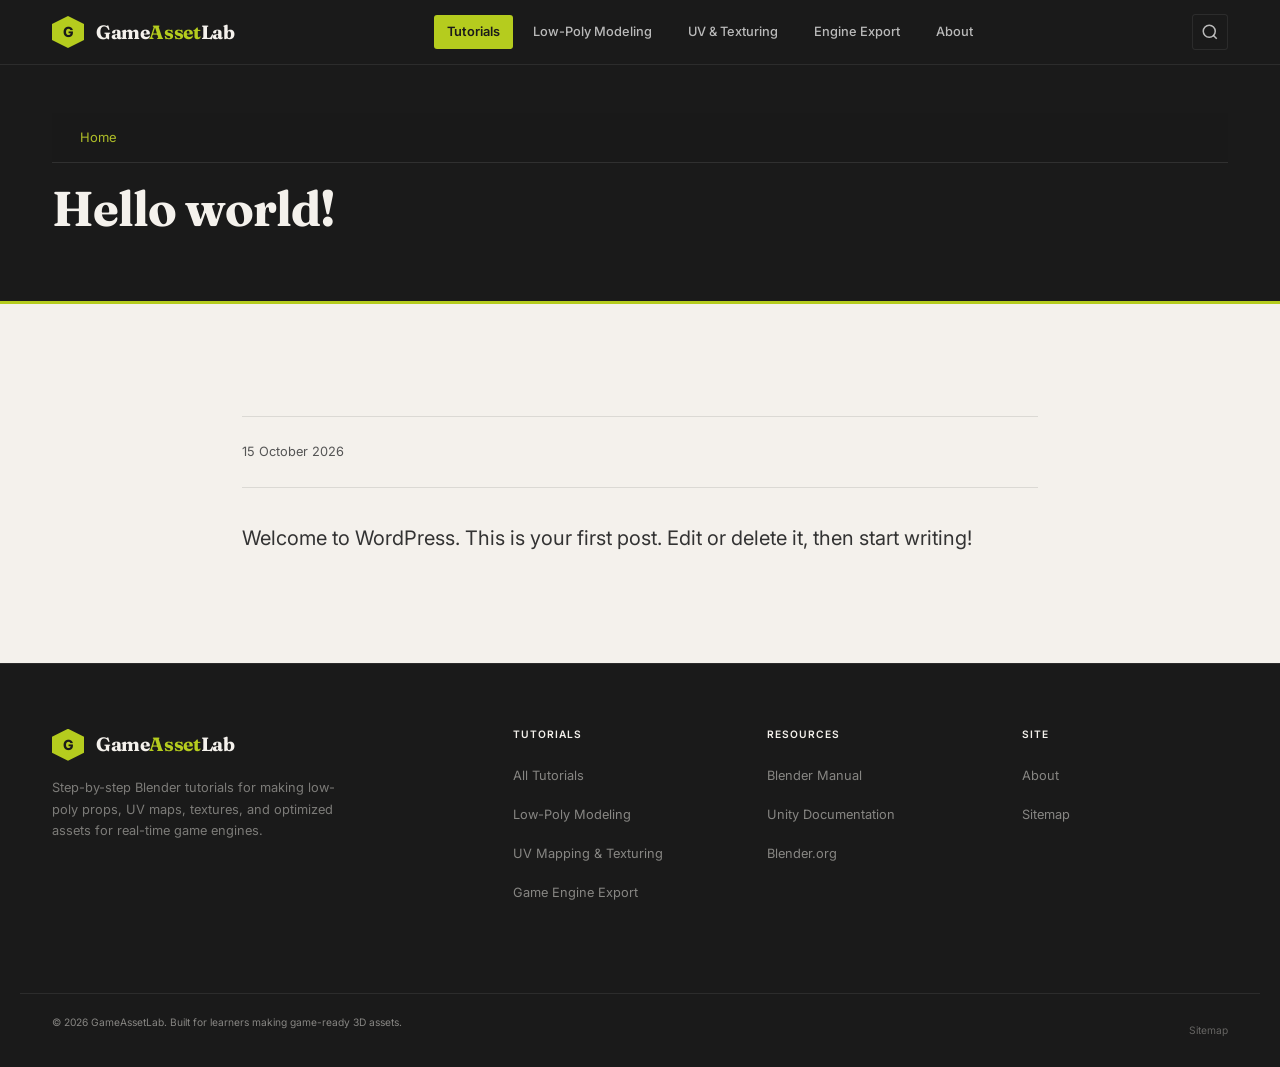
<file: hello-world/index.html>
<!DOCTYPE html>
<html lang="en-US" class="no-js">
<head><meta charset="UTF-8">
	
	<meta name="viewport" content="width=device-width, initial-scale=1">
	<meta http-equiv="X-UA-Compatible" content="IE=edge">
	<meta name="robots" content="index, follow, max-image-preview:large, max-snippet:-1, max-video-preview:-1">

	<!-- This site is optimized with the Yoast SEO plugin v28.7 - https://yoast.com/product/yoast-seo-wordpress/ -->
	<title>Hello world! - GameAssetLab</title>
	<link rel="canonical" href="/hello-world/">
	<meta property="og:locale" content="en_US">
	<meta property="og:type" content="article">
	<meta property="og:title" content="Hello world! - GameAssetLab">
	<meta property="og:description" content="Welcome to WordPress. This is your first post. Edit or delete it, then start writing!">
	<meta property="og:url" content="/hello-world/">
	<meta property="og:site_name" content="GameAssetLab">
	<meta property="article:published_time" content="2026-10-15T12:56:55+00:00">
	<meta name="author" content="admin">
	<meta name="twitter:card" content="summary_large_image">
	<meta name="twitter:label1" content="Written by">
	<meta name="twitter:data1" content="admin">
	<script type="application/ld+json" class="yoast-schema-graph">{
	    "@context": "https:\/\/schema.org",
	    "@graph": [
	        {
	            "@type": "Article",
	            "@id": "\/hello-world\/#article",
	            "isPartOf": {
	                "@id": "\/hello-world\/"
	            },
	            "author": {
	                "name": "admin",
	                "@id": "\/#\/schema\/person\/3b5266ec56e9ad87208b95ff250eea46"
	            },
	            "headline": "Hello world!",
	            "datePublished": "2026-10-15T12:56:55+00:00",
	            "mainEntityOfPage": {
	                "@id": "\/hello-world\/"
	            },
	            "wordCount": 17,
	            "commentCount": 1,
	            "inLanguage": "en-US",
	            "potentialAction": [
	                {
	                    "@type": "CommentAction",
	                    "name": "Comment",
	                    "target": [
	                        "\/hello-world\/#respond"
	                    ]
	                }
	            ]
	        },
	        {
	            "@type": "WebPage",
	            "@id": "\/hello-world\/",
	            "url": "\/hello-world\/",
	            "name": "Hello world! - GameAssetLab",
	            "isPartOf": {
	                "@id": "\/#website"
	            },
	            "datePublished": "2026-10-15T12:56:55+00:00",
	            "author": {
	                "@id": "\/#\/schema\/person\/3b5266ec56e9ad87208b95ff250eea46"
	            },
	            "breadcrumb": {
	                "@id": "\/hello-world\/#breadcrumb"
	            },
	            "inLanguage": "en-US",
	            "potentialAction": [
	                {
	                    "@type": "ReadAction",
	                    "target": [
	                        "\/hello-world\/"
	                    ]
	                }
	            ]
	        },
	        {
	            "@type": "BreadcrumbList",
	            "@id": "\/hello-world\/#breadcrumb",
	            "itemListElement": [
	                {
	                    "@type": "ListItem",
	                    "position": 1,
	                    "name": "Home",
	                    "item": "\/"
	                },
	                {
	                    "@type": "ListItem",
	                    "position": 2,
	                    "name": "Hello world!"
	                }
	            ]
	        },
	        {
	            "@type": "WebSite",
	            "@id": "\/#website",
	            "url": "\/",
	            "name": "GameAssetLab",
	            "description": "",
	            "potentialAction": [
	                {
	                    "@type": "SearchAction",
	                    "target": {
	                        "@type": "EntryPoint",
	                        "urlTemplate": "\/?s={search_term_string}"
	                    },
	                    "query-input": {
	                        "@type": "PropertyValueSpecification",
	                        "valueRequired": true,
	                        "valueName": "search_term_string"
	                    }
	                }
	            ],
	            "inLanguage": "en-US"
	        },
	        {
	            "@type": "Person",
	            "@id": "\/#\/schema\/person\/3b5266ec56e9ad87208b95ff250eea46",
	            "name": "admin",
	            "image": {
	                "@type": "ImageObject",
	                "inLanguage": "en-US",
	                "@id": "https:\/\/secure.gravatar.com\/avatar\/8c9689fb60bd7c4c56112540c064fea2dea8e61c4e527dd53f7adfea094b490b?s=96&d=mm&r=g",
	                "url": "https:\/\/secure.gravatar.com\/avatar\/8c9689fb60bd7c4c56112540c064fea2dea8e61c4e527dd53f7adfea094b490b?s=96&d=mm&r=g",
	                "contentUrl": "https:\/\/secure.gravatar.com\/avatar\/8c9689fb60bd7c4c56112540c064fea2dea8e61c4e527dd53f7adfea094b490b?s=96&d=mm&r=g",
	                "caption": "admin"
	            },
	            "sameAs": [
	                "http:\/\/localhost:8881"
	            ],
	            "url": "\/author\/admin\/"
	        }
	    ]
	}</script>
	<!-- / Yoast SEO plugin. -->



<link rel="dns-prefetch" href="//fonts.googleapis.com">



<style id="wp-img-auto-sizes-contain-inline-css">
img:is([sizes=auto i],[sizes^="auto," i]){contain-intrinsic-size:3000px 1500px}
/*# sourceURL=wp-img-auto-sizes-contain-inline-css */
</style>
<style id="wp-emoji-styles-inline-css">

	img.wp-smiley, img.emoji {
		display: inline !important;
		border: none !important;
		box-shadow: none !important;
		height: 1em !important;
		width: 1em !important;
		margin: 0 0.07em !important;
		vertical-align: -0.1em !important;
		background: none !important;
		padding: 0 !important;
	}
/*# sourceURL=wp-emoji-styles-inline-css */
</style>
<style id="wp-block-library-inline-css">
:root{--wp-block-synced-color:#7a00df;--wp-block-synced-color--rgb:122,0,223;--wp-bound-block-color:var(--wp-block-synced-color);--wp-editor-canvas-background:#ddd;--wp-admin-theme-color:#007cba;--wp-admin-theme-color--rgb:0,124,186;--wp-admin-theme-color-darker-10:#006ba1;--wp-admin-theme-color-darker-10--rgb:0,107,160.5;--wp-admin-theme-color-darker-20:#005a87;--wp-admin-theme-color-darker-20--rgb:0,90,135;--wp-admin-border-width-focus:2px}@media (min-resolution:192dpi){:root{--wp-admin-border-width-focus:1.5px}}.wp-element-button{cursor:pointer}:root .has-very-light-gray-background-color{background-color:#eee}:root .has-very-dark-gray-background-color{background-color:#313131}:root .has-very-light-gray-color{color:#eee}:root .has-very-dark-gray-color{color:#313131}:root .has-vivid-green-cyan-to-vivid-cyan-blue-gradient-background{background:linear-gradient(135deg,#00d084,#0693e3)}:root .has-purple-crush-gradient-background{background:linear-gradient(135deg,#34e2e4,#4721fb 50%,#ab1dfe)}:root .has-hazy-dawn-gradient-background{background:linear-gradient(135deg,#faaca8,#dad0ec)}:root .has-subdued-olive-gradient-background{background:linear-gradient(135deg,#fafae1,#67a671)}:root .has-atomic-cream-gradient-background{background:linear-gradient(135deg,#fdd79a,#004a59)}:root .has-nightshade-gradient-background{background:linear-gradient(135deg,#330968,#31cdcf)}:root .has-midnight-gradient-background{background:linear-gradient(135deg,#020381,#2874fc)}:root{--wp--preset--font-size--normal:16px;--wp--preset--font-size--huge:42px}.has-regular-font-size{font-size:1em}.has-larger-font-size{font-size:2.625em}.has-normal-font-size{font-size:var(--wp--preset--font-size--normal)}.has-huge-font-size{font-size:var(--wp--preset--font-size--huge)}:root .has-text-align-center{text-align:center}:root .has-text-align-left{text-align:left}:root .has-text-align-right{text-align:right}.has-fit-text{white-space:nowrap!important}#end-resizable-editor-section{display:none}.aligncenter{clear:both}.items-justified-left{justify-content:flex-start}.items-justified-center{justify-content:center}.items-justified-right{justify-content:flex-end}.items-justified-space-between{justify-content:space-between}.screen-reader-text{word-wrap:normal!important;border:0;clip-path:inset(50%);height:1px;margin:-1px;overflow:hidden;padding:0;position:absolute;width:1px;word-break:normal!important}.screen-reader-text:focus{background-color:#ddd;clip-path:none;color:#444;display:block;font-size:1em;height:auto;left:5px;line-height:normal;padding:15px 23px 14px;text-decoration:none;top:5px;width:auto;z-index:100000}html :where(.has-border-color){border-style:solid}html :where([style^=border-color],[style*=";border-color"],[style*="; border-color"]){border-style:solid}html :where([style^=border-top-color],[style*=";border-top-color"],[style*="; border-top-color"]){border-top-style:solid}html :where([style^=border-right-color],[style*=";border-right-color"],[style*="; border-right-color"]){border-right-style:solid}html :where([style^=border-bottom-color],[style*=";border-bottom-color"],[style*="; border-bottom-color"]){border-bottom-style:solid}html :where([style^=border-left-color],[style*=";border-left-color"],[style*="; border-left-color"]){border-left-style:solid}html :where([style^=border-width],[style*=";border-width"],[style*="; border-width"]){border-style:solid}html :where([style^=border-top-width],[style*=";border-top-width"],[style*="; border-top-width"]){border-top-style:solid}html :where([style^=border-right-width],[style*=";border-right-width"],[style*="; border-right-width"]){border-right-style:solid}html :where([style^=border-bottom-width],[style*=";border-bottom-width"],[style*="; border-bottom-width"]){border-bottom-style:solid}html :where([style^=border-left-width],[style*=";border-left-width"],[style*="; border-left-width"]){border-left-style:solid}html :where(img[class*=wp-image-]){height:auto;max-width:100%}:where(figure){margin:0 0 1em}html :where(.is-position-sticky){--wp-admin--admin-bar--position-offset:var(--wp-admin--admin-bar--height,0px)}@media screen and (max-width:600px){html :where(.is-position-sticky){--wp-admin--admin-bar--position-offset:0px}}

/*# sourceURL=/wp-includes/css/dist/block-library/common.min.css */
</style>
<style id="classic-theme-styles-inline-css">
/*! This file is auto-generated */
.wp-block-button__link{color:#fff;background-color:#32373c;border-radius:9999px;box-shadow:none;text-decoration:none;padding:calc(.667em + 2px) calc(1.333em + 2px);font-size:1.125em}.wp-block-file__button{background:#32373c;color:#fff;text-decoration:none}
/*# sourceURL=/wp-includes/css/classic-themes.min.css */
</style>

<style id="global-styles-inline-css">
:root{--wp--preset--aspect-ratio--square: 1;--wp--preset--aspect-ratio--4-3: 4/3;--wp--preset--aspect-ratio--3-4: 3/4;--wp--preset--aspect-ratio--3-2: 3/2;--wp--preset--aspect-ratio--2-3: 2/3;--wp--preset--aspect-ratio--16-9: 16/9;--wp--preset--aspect-ratio--9-16: 9/16;--wp--preset--color--black: #000000;--wp--preset--color--cyan-bluish-gray: #abb8c3;--wp--preset--color--white: #ffffff;--wp--preset--color--pale-pink: #f78da7;--wp--preset--color--vivid-red: #cf2e2e;--wp--preset--color--luminous-vivid-orange: #ff6900;--wp--preset--color--luminous-vivid-amber: #fcb900;--wp--preset--color--light-green-cyan: #7bdcb5;--wp--preset--color--vivid-green-cyan: #00d084;--wp--preset--color--pale-cyan-blue: #8ed1fc;--wp--preset--color--vivid-cyan-blue: #0693e3;--wp--preset--color--vivid-purple: #9b51e0;--wp--preset--gradient--vivid-cyan-blue-to-vivid-purple: linear-gradient(135deg,rgb(6,147,227) 0%,rgb(155,81,224) 100%);--wp--preset--gradient--light-green-cyan-to-vivid-green-cyan: linear-gradient(135deg,rgb(122,220,180) 0%,rgb(0,208,130) 100%);--wp--preset--gradient--luminous-vivid-amber-to-luminous-vivid-orange: linear-gradient(135deg,rgb(252,185,0) 0%,rgb(255,105,0) 100%);--wp--preset--gradient--luminous-vivid-orange-to-vivid-red: linear-gradient(135deg,rgb(255,105,0) 0%,rgb(207,46,46) 100%);--wp--preset--gradient--very-light-gray-to-cyan-bluish-gray: linear-gradient(135deg,rgb(238,238,238) 0%,rgb(169,184,195) 100%);--wp--preset--gradient--cool-to-warm-spectrum: linear-gradient(135deg,rgb(74,234,220) 0%,rgb(151,120,209) 20%,rgb(207,42,186) 40%,rgb(238,44,130) 60%,rgb(251,105,98) 80%,rgb(254,248,76) 100%);--wp--preset--gradient--blush-light-purple: linear-gradient(135deg,rgb(255,206,236) 0%,rgb(152,150,240) 100%);--wp--preset--gradient--blush-bordeaux: linear-gradient(135deg,rgb(254,205,165) 0%,rgb(254,45,45) 50%,rgb(107,0,62) 100%);--wp--preset--gradient--luminous-dusk: linear-gradient(135deg,rgb(255,203,112) 0%,rgb(199,81,192) 50%,rgb(65,88,208) 100%);--wp--preset--gradient--pale-ocean: linear-gradient(135deg,rgb(255,245,203) 0%,rgb(182,227,212) 50%,rgb(51,167,181) 100%);--wp--preset--gradient--electric-grass: linear-gradient(135deg,rgb(202,248,128) 0%,rgb(113,206,126) 100%);--wp--preset--gradient--midnight: linear-gradient(135deg,rgb(2,3,129) 0%,rgb(40,116,252) 100%);--wp--preset--font-size--small: 13px;--wp--preset--font-size--medium: 20px;--wp--preset--font-size--large: 36px;--wp--preset--font-size--x-large: 42px;--wp--preset--spacing--20: 0.44rem;--wp--preset--spacing--30: 0.67rem;--wp--preset--spacing--40: 1rem;--wp--preset--spacing--50: 1.5rem;--wp--preset--spacing--60: 2.25rem;--wp--preset--spacing--70: 3.38rem;--wp--preset--spacing--80: 5.06rem;--wp--preset--shadow--natural: 6px 6px 9px rgba(0, 0, 0, 0.2);--wp--preset--shadow--deep: 12px 12px 50px rgba(0, 0, 0, 0.4);--wp--preset--shadow--sharp: 6px 6px 0px rgba(0, 0, 0, 0.2);--wp--preset--shadow--outlined: 6px 6px 0px -3px rgb(255, 255, 255), 6px 6px rgb(0, 0, 0);--wp--preset--shadow--crisp: 6px 6px 0px rgb(0, 0, 0);}.wp-block-button{--wp--preset--dimension--25: 25%;--wp--preset--dimension--50: 50%;--wp--preset--dimension--75: 75%;--wp--preset--dimension--100: 100%;}:where(body) { margin: 0; }:where(.is-layout-flex){gap: 0.5em;}:where(.is-layout-grid){gap: 0.5em;}body .is-layout-flex{display: flex;}.is-layout-flex{flex-wrap: wrap;align-items: center;}.is-layout-flex > :is(*, div){margin: 0;}body .is-layout-grid{display: grid;}.is-layout-grid > :is(*, div){margin: 0;}body{padding-top: 0px;padding-right: 0px;padding-bottom: 0px;padding-left: 0px;}:root :where(.wp-element-button, .wp-block-button__link){background-color: #32373c;border-width: 0;color: #fff;font-family: inherit;font-size: inherit;font-style: inherit;font-weight: inherit;letter-spacing: inherit;line-height: inherit;padding-top: calc(0.667em + 2px);padding-right: calc(1.333em + 2px);padding-bottom: calc(0.667em + 2px);padding-left: calc(1.333em + 2px);text-decoration: none;text-transform: inherit;}.has-black-color{color: var(--wp--preset--color--black) !important;}.has-cyan-bluish-gray-color{color: var(--wp--preset--color--cyan-bluish-gray) !important;}.has-white-color{color: var(--wp--preset--color--white) !important;}.has-pale-pink-color{color: var(--wp--preset--color--pale-pink) !important;}.has-vivid-red-color{color: var(--wp--preset--color--vivid-red) !important;}.has-luminous-vivid-orange-color{color: var(--wp--preset--color--luminous-vivid-orange) !important;}.has-luminous-vivid-amber-color{color: var(--wp--preset--color--luminous-vivid-amber) !important;}.has-light-green-cyan-color{color: var(--wp--preset--color--light-green-cyan) !important;}.has-vivid-green-cyan-color{color: var(--wp--preset--color--vivid-green-cyan) !important;}.has-pale-cyan-blue-color{color: var(--wp--preset--color--pale-cyan-blue) !important;}.has-vivid-cyan-blue-color{color: var(--wp--preset--color--vivid-cyan-blue) !important;}.has-vivid-purple-color{color: var(--wp--preset--color--vivid-purple) !important;}.has-black-background-color{background-color: var(--wp--preset--color--black) !important;}.has-cyan-bluish-gray-background-color{background-color: var(--wp--preset--color--cyan-bluish-gray) !important;}.has-white-background-color{background-color: var(--wp--preset--color--white) !important;}.has-pale-pink-background-color{background-color: var(--wp--preset--color--pale-pink) !important;}.has-vivid-red-background-color{background-color: var(--wp--preset--color--vivid-red) !important;}.has-luminous-vivid-orange-background-color{background-color: var(--wp--preset--color--luminous-vivid-orange) !important;}.has-luminous-vivid-amber-background-color{background-color: var(--wp--preset--color--luminous-vivid-amber) !important;}.has-light-green-cyan-background-color{background-color: var(--wp--preset--color--light-green-cyan) !important;}.has-vivid-green-cyan-background-color{background-color: var(--wp--preset--color--vivid-green-cyan) !important;}.has-pale-cyan-blue-background-color{background-color: var(--wp--preset--color--pale-cyan-blue) !important;}.has-vivid-cyan-blue-background-color{background-color: var(--wp--preset--color--vivid-cyan-blue) !important;}.has-vivid-purple-background-color{background-color: var(--wp--preset--color--vivid-purple) !important;}.has-black-border-color{border-color: var(--wp--preset--color--black) !important;}.has-cyan-bluish-gray-border-color{border-color: var(--wp--preset--color--cyan-bluish-gray) !important;}.has-white-border-color{border-color: var(--wp--preset--color--white) !important;}.has-pale-pink-border-color{border-color: var(--wp--preset--color--pale-pink) !important;}.has-vivid-red-border-color{border-color: var(--wp--preset--color--vivid-red) !important;}.has-luminous-vivid-orange-border-color{border-color: var(--wp--preset--color--luminous-vivid-orange) !important;}.has-luminous-vivid-amber-border-color{border-color: var(--wp--preset--color--luminous-vivid-amber) !important;}.has-light-green-cyan-border-color{border-color: var(--wp--preset--color--light-green-cyan) !important;}.has-vivid-green-cyan-border-color{border-color: var(--wp--preset--color--vivid-green-cyan) !important;}.has-pale-cyan-blue-border-color{border-color: var(--wp--preset--color--pale-cyan-blue) !important;}.has-vivid-cyan-blue-border-color{border-color: var(--wp--preset--color--vivid-cyan-blue) !important;}.has-vivid-purple-border-color{border-color: var(--wp--preset--color--vivid-purple) !important;}.has-vivid-cyan-blue-to-vivid-purple-gradient-background{background: var(--wp--preset--gradient--vivid-cyan-blue-to-vivid-purple) !important;}.has-light-green-cyan-to-vivid-green-cyan-gradient-background{background: var(--wp--preset--gradient--light-green-cyan-to-vivid-green-cyan) !important;}.has-luminous-vivid-amber-to-luminous-vivid-orange-gradient-background{background: var(--wp--preset--gradient--luminous-vivid-amber-to-luminous-vivid-orange) !important;}.has-luminous-vivid-orange-to-vivid-red-gradient-background{background: var(--wp--preset--gradient--luminous-vivid-orange-to-vivid-red) !important;}.has-very-light-gray-to-cyan-bluish-gray-gradient-background{background: var(--wp--preset--gradient--very-light-gray-to-cyan-bluish-gray) !important;}.has-cool-to-warm-spectrum-gradient-background{background: var(--wp--preset--gradient--cool-to-warm-spectrum) !important;}.has-blush-light-purple-gradient-background{background: var(--wp--preset--gradient--blush-light-purple) !important;}.has-blush-bordeaux-gradient-background{background: var(--wp--preset--gradient--blush-bordeaux) !important;}.has-luminous-dusk-gradient-background{background: var(--wp--preset--gradient--luminous-dusk) !important;}.has-pale-ocean-gradient-background{background: var(--wp--preset--gradient--pale-ocean) !important;}.has-electric-grass-gradient-background{background: var(--wp--preset--gradient--electric-grass) !important;}.has-midnight-gradient-background{background: var(--wp--preset--gradient--midnight) !important;}.has-small-font-size{font-size: var(--wp--preset--font-size--small) !important;}.has-medium-font-size{font-size: var(--wp--preset--font-size--medium) !important;}.has-large-font-size{font-size: var(--wp--preset--font-size--large) !important;}.has-x-large-font-size{font-size: var(--wp--preset--font-size--x-large) !important;}
/*# sourceURL=global-styles-inline-css */
</style>

<link rel="stylesheet" id="gal-fonts-css" href="https://fonts.googleapis.com/css2?family=Fraunces:ital,opsz,wght@0,9..144,300..900;1,9..144,300..900&amp;family=Inter:wght@400;500;600&amp;family=JetBrains+Mono:wght@400;700&amp;display=swap" media="all">
<link rel="stylesheet" id="gameassetlab-style-css" href="/wp-content/themes/gameassetlab-theme/style.css?ver=1.0.0" media="all">
<link rel="stylesheet" id="gameassetlab-components-css" href="/wp-content/themes/gameassetlab-theme/assets/css/components.css?ver=1.0.0" media="all">
<link rel="stylesheet" id="wp-block-paragraph-css" href="/wp-includes/blocks/paragraph/style.min.css?ver=7.1.3" media="all">
</head>
<body class="wp-singular post-template-default single single-post postid-1 single-format-standard wp-embed-responsive wp-theme-gameassetlab-theme">

<a class="skip-link" href="#main">Skip to main content</a>
<div class="reading-progress" id="reading-progress" role="progressbar" aria-label="Reading progress"></div>

<header class="site-header" role="banner">
	<div class="site-header__inner">

		<!-- Logo -->
		<a href="/" class="site-logo" rel="home" aria-label="GameAssetLab -” home">
			<div class="site-logo__mark" aria-hidden="true">G</div>
			<span class="site-logo__text">Game<span>Asset</span>Lab</span>
		</a>

		<!-- Primary Navigation -->
		<nav class="site-nav" id="site-nav" role="navigation" aria-label="Primary">
			<a href="/tutorials/" class="site-nav__link site-nav__link--cta">Tutorials</a><a href="/tutorial-category/low-poly-modeling/" class="site-nav__link">Low-Poly Modeling</a><a href="/tutorial-category/uv-texturing/" class="site-nav__link">UV &amp; Texturing</a><a href="/tutorial-category/engine-export/" class="site-nav__link">Engine Export</a><a href="/about/" class="site-nav__link">About</a>		</nav>

		<div class="flex" style="gap:0.5rem; align-items:center;">
			<!-- Search toggle -->
			<button class="header-search-btn" id="search-toggle" aria-label="Open search" aria-expanded="false" aria-controls="header-search">
				<svg width="18" height="18" viewbox="0 0 24 24" fill="none" stroke="currentColor" stroke-width="2" aria-hidden="true" focusable="false">
					<circle cx="11" cy="11" r="8"></circle><path d="m21 21-4.35-4.35"></path>
				</svg>
			</button>

			<!-- Mobile toggle -->
			<button class="mobile-menu-toggle" id="mobile-menu-toggle" aria-label="Toggle navigation menu" aria-expanded="false" aria-controls="site-nav">
				<span></span><span></span><span></span>
			</button>
		</div>

	</div><!-- /.site-header__inner -->

	<!-- Search overlay -->
	<div class="header-search-overlay" id="header-search" role="search" aria-label="Site search">
		<form method="get" action="/">
			<label for="header-search-input" class="sr-only">Search tutorials</label>
			<input type="search" id="header-search-input" name="s" placeholder="Search tutorials, topics, or steps…" autocomplete="off" value="">
		</form>
	</div>
</header>

<main id="main" tabindex="-1">
	<div class="cat-hero" style="padding-block:var(--space-12);">
		<div class="cat-hero__inner">
			<nav class="breadcrumbs" aria-label="Breadcrumb"><ol><li><a href="/">Home</a></li></ol></nav>			<h1 class="cat-hero__title" style="margin-top:var(--space-4);">Hello world!</h1>
		</div>
	</div>
	<div class="section">
		<div class="container--sm">
			<div class="article-meta">
				<time datetime="2026-10-15T12:56:55+00:00">
					15 October 2026				</time>
			</div>
			<div class="article-body">
				
<p class="wp-block-paragraph">Welcome to WordPress. This is your first post. Edit or delete it, then start writing!</p>
			</div>
		</div>
	</div>
</main>
﻿
<footer class="site-footer" role="contentinfo">
	<div class="site-footer__top">

		<!-- Brand column -->
		<div class="footer-brand">
			<a href="/" class="site-logo" rel="home" aria-label="GameAssetLab -” home">
				<div class="site-logo__mark" aria-hidden="true">G</div>
				<span class="site-logo__text">Game<span>Asset</span>Lab</span>
			</a>
			<p class="footer-brand__desc">
				Step-by-step Blender tutorials for making low-poly props, UV maps, textures, and optimized assets for real-time game engines.
			</p>
		</div>

		<!-- Tutorials column -->
		<div class="footer-col">
			<h4 class="footer-col__heading">Tutorials</h4>
			<ul>
				<li><a href="/tutorials/">All Tutorials</a></li>
				<li><a href="/tutorial-category/low-poly-modeling/">Low-Poly Modeling</a></li>
				<li><a href="/tutorial-category/uv-texturing/">UV Mapping &amp; Texturing</a></li>
				<li><a href="/tutorial-category/engine-export/">Game Engine Export</a></li>
			</ul>
		</div>

		<!-- Resources column -->
		<div class="footer-col">
			<h4 class="footer-col__heading">Resources</h4>
			<ul>
				<li><a href="https://docs.blender.org/" target="_blank" rel="noopener noreferrer">Blender Manual</a></li>
				<li><a href="https://docs.unity3d.com/Manual/index.html" target="_blank" rel="noopener noreferrer">Unity Documentation</a></li>
				<li><a href="https://www.blender.org/" target="_blank" rel="noopener noreferrer">Blender.org</a></li>
			</ul>
		</div>

		<!-- Site column -->
		<div class="footer-col">
			<h4 class="footer-col__heading">Site</h4>
			<ul>
				<li><a href="/about/">About</a></li>
				<li><a href="/sitemap.xml">Sitemap</a></li>
							</ul>
		</div>

	</div><!-- /.site-footer__top -->

	<div class="site-footer__bottom">
		<p>
			© 2026 GameAssetLab.
			Built for learners making game-ready 3D assets.		</p>
		<nav class="footer-legal" aria-label="Legal">
						<a href="/sitemap.xml">Sitemap</a>
		</nav>
	</div><!-- /.site-footer__bottom -->

</footer>

<script type="speculationrules">
{"prefetch":[{"source":"document","where":{"and":[{"href_matches":"/*"},{"not":{"href_matches":["/wp-*.php","/wp-admin/*","/wp-content/uploads/*","/wp-content/*","/wp-content/plugins/*","/wp-content/themes/gameassetlab-theme/*","/*\\?(.+)"]}},{"not":{"selector_matches":"a[rel~=\"nofollow\"]"}},{"not":{"selector_matches":".no-prefetch, .no-prefetch a"}}]},"eagerness":"conservative"}]}
</script>
<script id="gameassetlab-main-js-extra">
var galData = {"ajaxUrl":"/wp-admin/admin-ajax.php","nonce":"1cc3f652be","searchUrl":"/search/","siteUrl":"http://localhost:8881"};
//# sourceURL=gameassetlab-main-js-extra
</script>
<script data-wp-strategy="defer" defer id="gameassetlab-main-js" src="/wp-content/themes/gameassetlab-theme/assets/js/main.js?ver=1.0.0"></script>
<script async data-wp-strategy="async" fetchpriority="low" id="comment-reply-js" src="/wp-includes/js/comment-reply.min.js?ver=7.1.3"></script>
<script id="wp-emoji-settings" type="application/json">
{"baseUrl":"https://s.w.org/images/core/emoji/17.0.2/72x72/","ext":".png","svgUrl":"https://s.w.org/images/core/emoji/17.0.2/svg/","svgExt":".svg","source":{"concatemoji":"/wp-includes/js/wp-emoji-release.min.js?ver=7.1.3"}}
</script>
<script type="module">
/*! This file is auto-generated */
var e="script#wp-emoji-settings",t=document.querySelector(e);if(!(t instanceof HTMLScriptElement))throw new Error("Element missing: "+e);const r=JSON.parse(t.text),s=(window._wpemojiSettings=r,"wpEmojiSettingsSupports"),o=["flag","emoji"];function i(e){try{var t={supportTests:e,timestamp:(new Date).valueOf()};sessionStorage.setItem(s,JSON.stringify(t))}catch(e){}}function c(e,t,n){e.clearRect(0,0,e.canvas.width,e.canvas.height),e.fillText(t,0,0);t=new Uint32Array(e.getImageData(0,0,e.canvas.width,e.canvas.height).data);e.clearRect(0,0,e.canvas.width,e.canvas.height),e.fillText(n,0,0);const r=new Uint32Array(e.getImageData(0,0,e.canvas.width,e.canvas.height).data);return t.every((e,t)=>e===r[t])}function p(e,t){e.clearRect(0,0,e.canvas.width,e.canvas.height),e.fillText(t,0,0);var n=e.getImageData(16,16,1,1);for(let e=0;e<n.data.length;e++)if(0!==n.data[e])return!1;return!0}function u(e,t,n,r){switch(t){case"flag":return n(e,"\ud83c\udff3\ufe0f\u200d\u26a7\ufe0f","\ud83c\udff3\ufe0f\u200b\u26a7\ufe0f")?!1:!n(e,"\ud83c\udde8\ud83c\uddf6","\ud83c\udde8\u200b\ud83c\uddf6")&&!n(e,"\ud83c\udff4\udb40\udc67\udb40\udc62\udb40\udc65\udb40\udc6e\udb40\udc67\udb40\udc7f","\ud83c\udff4\u200b\udb40\udc67\u200b\udb40\udc62\u200b\udb40\udc65\u200b\udb40\udc6e\u200b\udb40\udc67\u200b\udb40\udc7f");case"emoji":return!r(e,"\ud83e\u1fac8")}return!1}function f(e,t,n,r){let a;const s=(a="undefined"!=typeof WorkerGlobalScope&&self instanceof WorkerGlobalScope?new OffscreenCanvas(300,150):document.createElement("canvas")).getContext("2d",{willReadFrequently:!0}),o=(s.textBaseline="top",s.font="600 32px Arial",{});return e.forEach(e=>{o[e]=t(s,e,n,r)}),o}function a(e){var t=document.createElement("script");t.src=e,t.defer=!0,document.head.appendChild(t)}r.supports={everything:!0,everythingExceptFlag:!0},new Promise(t=>{let n=function(){try{var e=JSON.parse(sessionStorage.getItem(s));if("object"==typeof e&&"number"==typeof e.timestamp&&(new Date).valueOf()<e.timestamp+604800&&"object"==typeof e.supportTests)return e.supportTests}catch(e){}return null}();if(!n){if("undefined"!=typeof Worker&&"undefined"!=typeof OffscreenCanvas&&"undefined"!=typeof URL&&URL.createObjectURL&&"undefined"!=typeof Blob)try{var e="postMessage("+f.toString()+"("+[JSON.stringify(o),u.toString(),c.toString(),p.toString()].join(",")+"));",r=new Blob([e],{type:"text/javascript"});const a=new Worker(URL.createObjectURL(r),{name:"wpTestEmojiSupports"});return void(a.onmessage=e=>{i(n=e.data),a.terminate(),t(n)})}catch(e){}i(n=f(o,u,c,p))}t(n)}).then(e=>{for(const n in e)r.supports[n]=e[n],r.supports.everything=r.supports.everything&&r.supports[n],"flag"!==n&&(r.supports.everythingExceptFlag=r.supports.everythingExceptFlag&&r.supports[n]);var t;r.supports.everythingExceptFlag=r.supports.everythingExceptFlag&&!r.supports.flag,r.supports.everything||((t=r.source||{}).concatemoji?a(t.concatemoji):t.wpemoji&&t.twemoji&&(a(t.twemoji),a(t.wpemoji)))});
//# sourceURL=/wp-includes/js/wp-emoji-loader.min.js
</script>
</body>
</html>
</file>
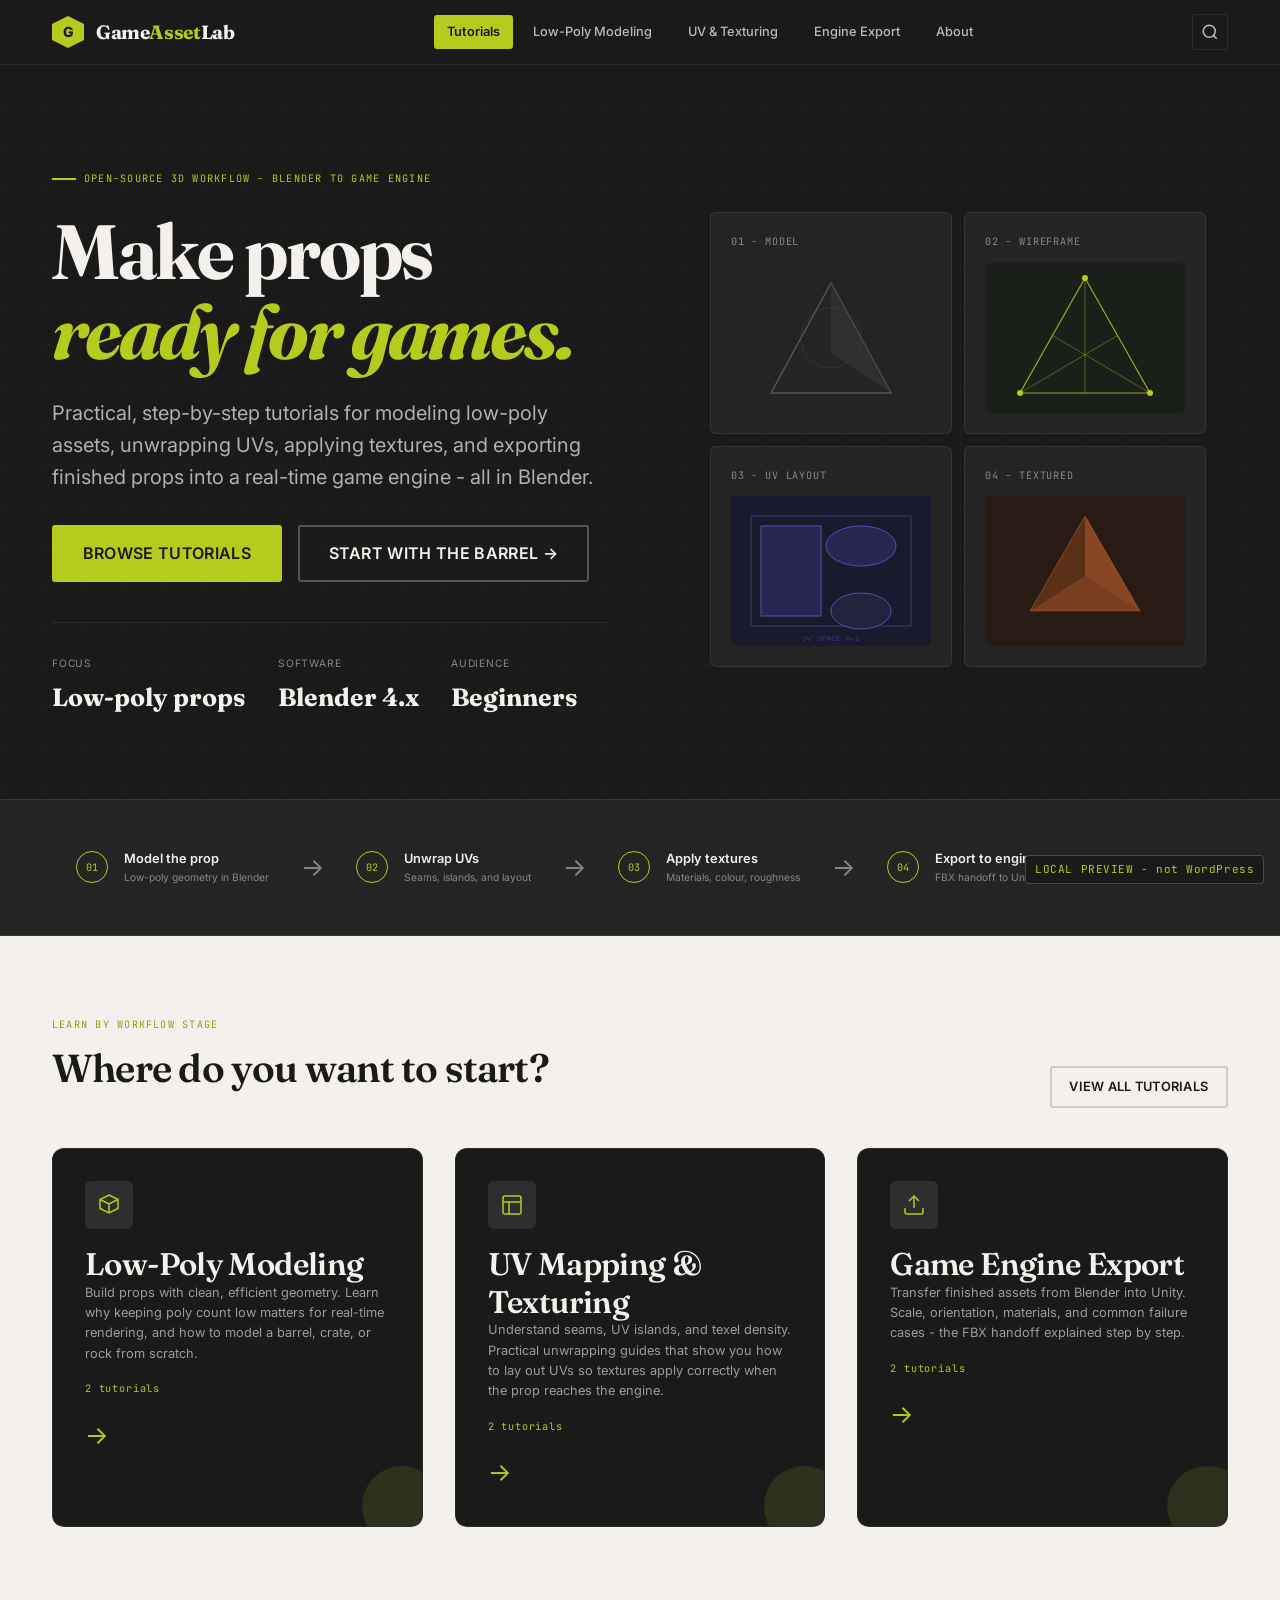
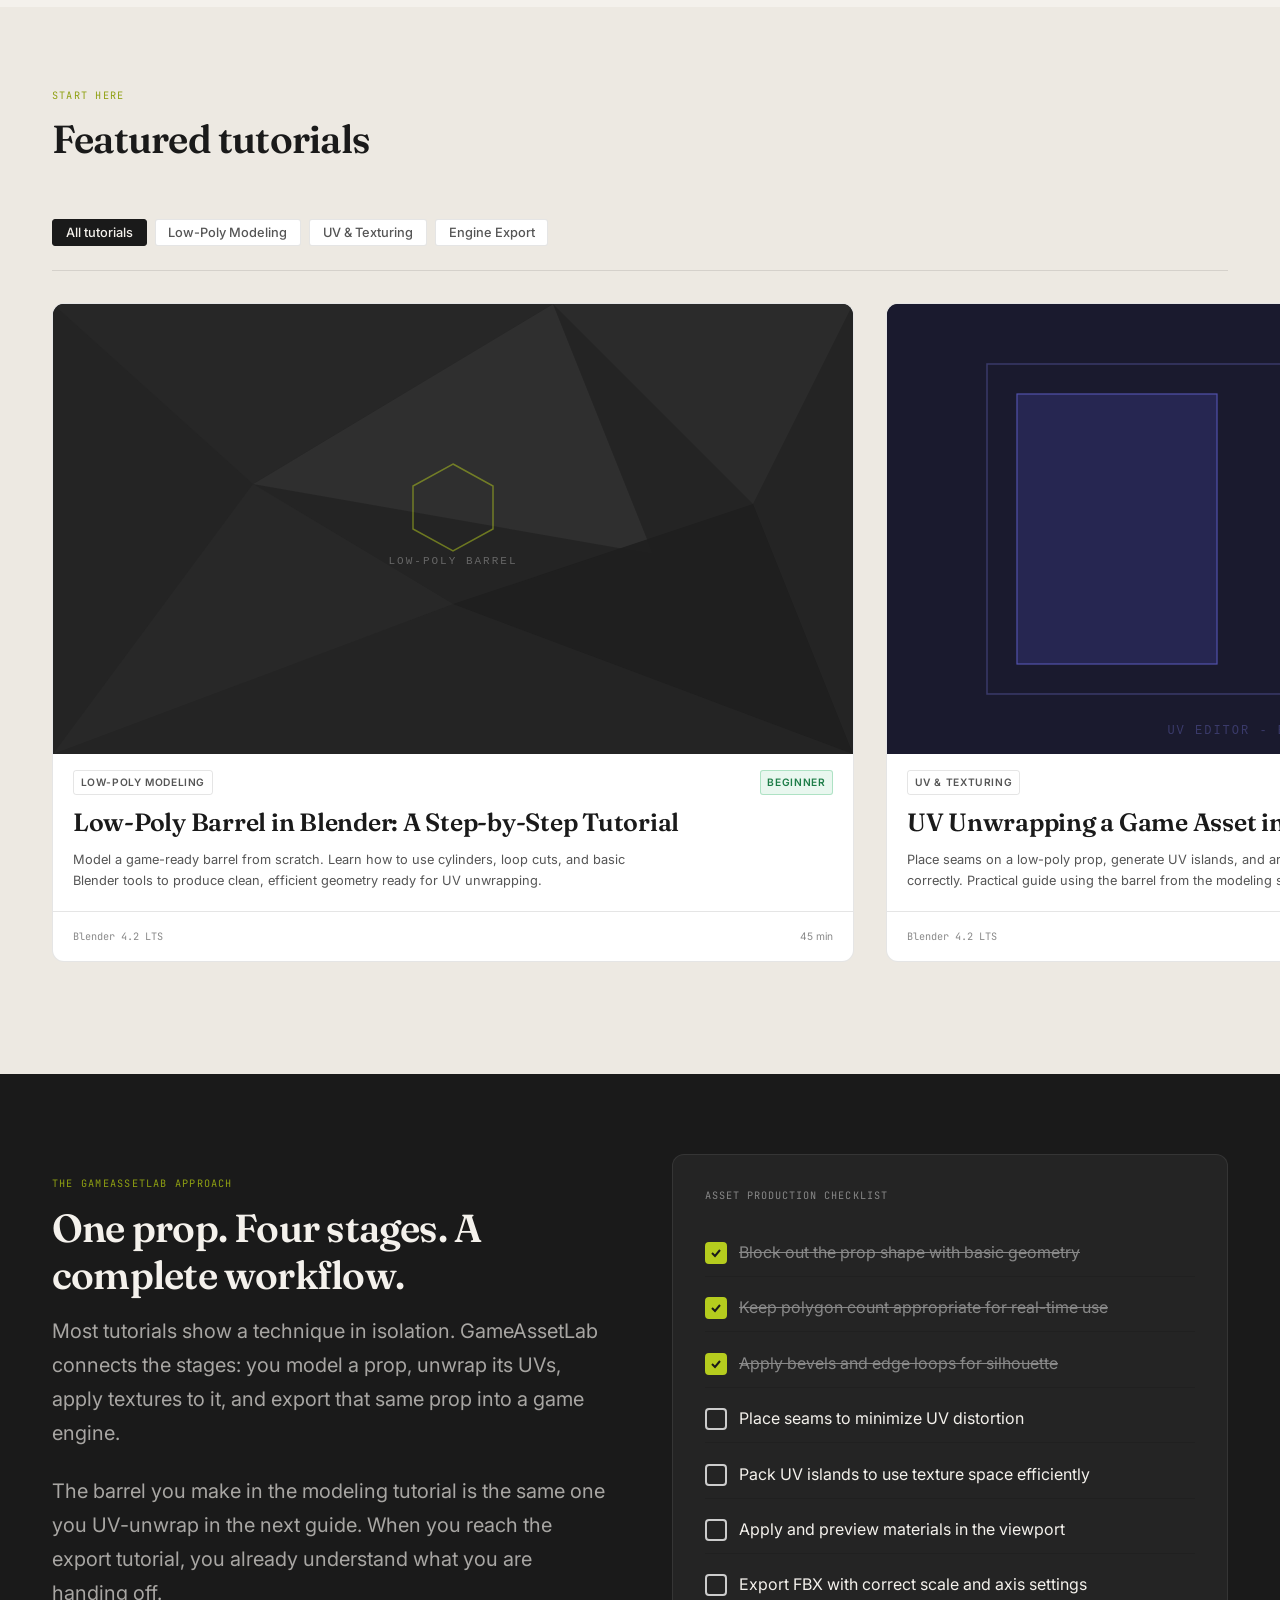
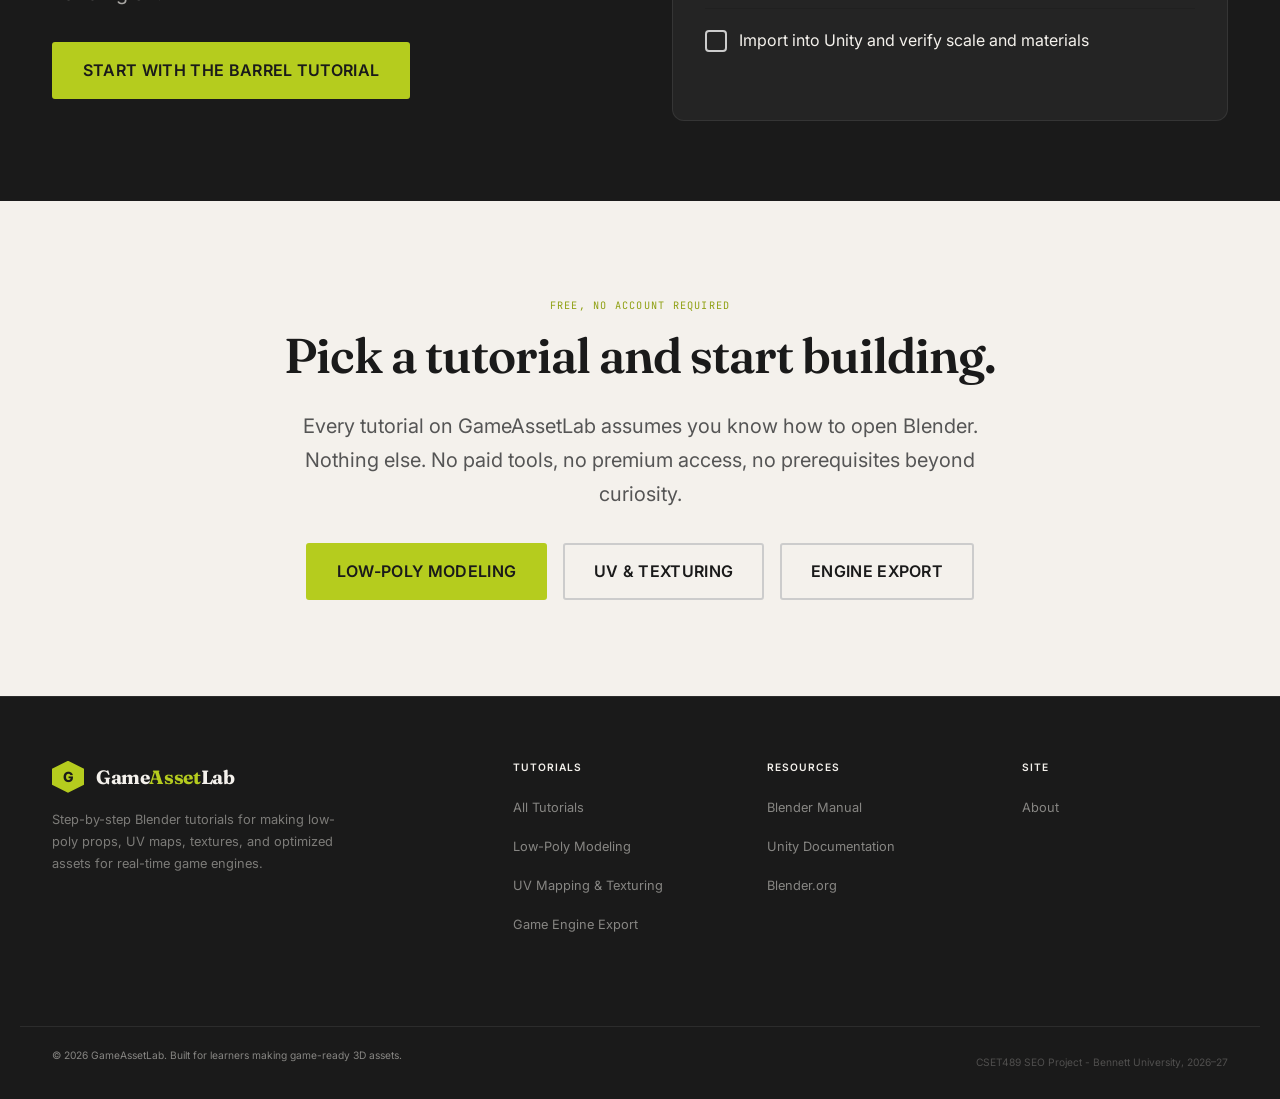
<file: local-preview/index.html>
<!DOCTYPE html>
<html lang="en" class="no-js">
<head>
<meta charset="UTF-8">
<meta name="viewport" content="width=device-width, initial-scale=1">
<title>GameAssetLab - Blender Game Asset Tutorials (Local Preview)</title>
<meta name="description" content="Step-by-step Blender tutorials for modeling low-poly props, unwrapping UVs, and exporting game-ready assets to Unity.">
<meta name="robots" content="noindex"><!-- Local preview only -->
<link rel="preconnect" href="https://fonts.googleapis.com">
<link rel="preconnect" href="https://fonts.gstatic.com" crossorigin>
<link href="https://fonts.googleapis.com/css2?family=Fraunces:ital,opsz,wght@0,9..144,400;0,9..144,600;0,9..144,700;1,9..144,400;1,9..144,700&family=Inter:wght@400;500;600&family=JetBrains+Mono:wght@400;700&display=swap" rel="stylesheet">
<link rel="stylesheet" href="../gameassetlab-theme/style.css">
<link rel="stylesheet" href="../gameassetlab-theme/assets/css/components.css">
<style>
/* Local preview notice */
.preview-notice {
  position: fixed;
  bottom: 1rem; right: 1rem;
  background: #1a1a1a;
  color: #b5cc1e;
  font-family: 'JetBrains Mono', monospace;
  font-size: 11px;
  padding: 0.4em 0.8em;
  border-radius: 4px;
  border: 1px solid rgba(181,204,30,0.3);
  z-index: 9999;
  letter-spacing: 0.05em;
}
</style>
</head>
<body class="home">

<a class="skip-link" href="#main">Skip to main content</a>
<div class="reading-progress" id="reading-progress"></div>

<!-- HEADER -->
<header class="site-header" role="banner">
  <div class="site-header__inner">
    <a href="#" class="site-logo" aria-label="GameAssetLab - home">
      <div class="site-logo__mark" aria-hidden="true">G</div>
      <span class="site-logo__text">Game<span>Asset</span>Lab</span>
    </a>
    <nav class="site-nav" id="site-nav" role="navigation" aria-label="Primary">
      <a href="#tutorials" class="site-nav__link site-nav__link--cta">Tutorials</a>
      <a href="#modeling" class="site-nav__link">Low-Poly Modeling</a>
      <a href="#uv" class="site-nav__link">UV & Texturing</a>
      <a href="#export" class="site-nav__link">Engine Export</a>
      <a href="#about" class="site-nav__link">About</a>
    </nav>
    <div class="flex" style="gap:0.5rem; align-items:center;">
      <button class="header-search-btn" id="search-toggle" aria-label="Open search" aria-expanded="false" aria-controls="header-search">
        <svg width="18" height="18" viewBox="0 0 24 24" fill="none" stroke="currentColor" stroke-width="2" aria-hidden="true"><circle cx="11" cy="11" r="8"/><path d="m21 21-4.35-4.35"/></svg>
      </button>
      <button class="mobile-menu-toggle" id="mobile-menu-toggle" aria-label="Toggle navigation menu" aria-expanded="false" aria-controls="site-nav">
        <span></span><span></span><span></span>
      </button>
    </div>
  </div>
  <div class="header-search-overlay" id="header-search" role="search" aria-label="Site search">
    <form>
      <label for="header-search-input" class="sr-only">Search tutorials</label>
      <input type="search" id="header-search-input" placeholder="Search tutorials, topics, or steps…" autocomplete="off">
    </form>
  </div>
</header>

<!-- MAIN -->
<main id="main" tabindex="-1">

  <!-- HERO -->
  <section class="hero" aria-labelledby="hero-title">
    <div class="hero__inner">
      <div class="hero__content">
        <p class="hero__overline">Open-source 3D workflow - Blender to game engine</p>
        <h1 class="hero__title" id="hero-title">
          Make props<br>
          <em>ready for games.</em>
        </h1>
        <p class="hero__subtitle">
          Practical, step-by-step tutorials for modeling low-poly assets, unwrapping UVs, applying textures,
          and exporting finished props into a real-time game engine - all in Blender.
        </p>
        <div class="hero__cta">
          <a href="#tutorials" class="btn btn-primary btn-lg">Browse tutorials</a>
          <a href="#barrel-tutorial" class="btn btn-ghost-light btn-lg">Start with the barrel →</a>
        </div>
        <div class="hero__meta" aria-label="Site overview">
          <div class="hero__meta-item">
            <span class="hero__meta-label">Focus</span>
            <span class="hero__meta-value">Low-poly props</span>
          </div>
          <div class="hero__meta-item">
            <span class="hero__meta-label">Software</span>
            <span class="hero__meta-value">Blender 4.x</span>
          </div>
          <div class="hero__meta-item">
            <span class="hero__meta-label">Audience</span>
            <span class="hero__meta-value">Beginners</span>
          </div>
        </div>
      </div>

      <!-- Asset stage visual -->
      <div class="hero__visual" aria-hidden="true">
        <div class="hero__asset-stages">
          <div class="hero__stage-card">
            <span class="hero__stage-label">01 - Model</span>
            <div class="hero__stage-preview">
              <svg xmlns="http://www.w3.org/2000/svg" viewBox="0 0 200 150" width="200" height="150">
                <rect width="200" height="150" fill="#242424"/>
                <polygon points="100,20 160,130 40,130" fill="none" stroke="#555" stroke-width="1.5"/>
                <polygon points="100,20 160,130 100,90" fill="#333" opacity="0.8"/>
                <circle cx="100" cy="75" r="30" fill="none" stroke="#444" stroke-width="1" opacity="0.5"/>
                <line x1="40" y1="130" x2="160" y2="130" stroke="#444" stroke-width="1"/>
              </svg>
            </div>
          </div>
          <div class="hero__stage-card">
            <span class="hero__stage-label">02 - Wireframe</span>
            <div class="hero__stage-preview">
              <svg xmlns="http://www.w3.org/2000/svg" viewBox="0 0 200 150" width="200" height="150">
                <rect width="200" height="150" fill="#1a1f1a"/>
                <polygon points="100,15 165,130 35,130" fill="none" stroke="#b5cc1e" stroke-width="1.2" opacity="0.8"/>
                <line x1="100" y1="15" x2="100" y2="130" stroke="#b5cc1e" stroke-width="0.8" opacity="0.5"/>
                <line x1="35" y1="130" x2="132.5" y2="72.5" stroke="#b5cc1e" stroke-width="0.8" opacity="0.5"/>
                <line x1="165" y1="130" x2="67.5" y2="72.5" stroke="#b5cc1e" stroke-width="0.8" opacity="0.5"/>
                <circle cx="100" cy="15" r="3" fill="#b5cc1e"/>
                <circle cx="35" cy="130" r="3" fill="#b5cc1e"/>
                <circle cx="165" cy="130" r="3" fill="#b5cc1e"/>
              </svg>
            </div>
          </div>
          <div class="hero__stage-card">
            <span class="hero__stage-label">03 - UV Layout</span>
            <div class="hero__stage-preview">
              <svg xmlns="http://www.w3.org/2000/svg" viewBox="0 0 200 150" width="200" height="150">
                <rect width="200" height="150" fill="#1a1a2e"/>
                <rect x="20" y="20" width="160" height="110" fill="none" stroke="#3a3a6a" stroke-width="1"/>
                <rect x="30" y="30" width="60" height="90" fill="#2a2a5a" stroke="#6060cc" stroke-width="1" opacity="0.8"/>
                <ellipse cx="130" cy="50" rx="35" ry="20" fill="#2a2a5a" stroke="#6060cc" stroke-width="1" opacity="0.8"/>
                <ellipse cx="130" cy="115" rx="30" ry="18" fill="#252540" stroke="#6060cc" stroke-width="1" opacity="0.8"/>
                <text x="100" y="145" text-anchor="middle" font-family="monospace" font-size="8" fill="#3a3a6a">UV SPACE 0–1</text>
              </svg>
            </div>
          </div>
          <div class="hero__stage-card">
            <span class="hero__stage-label">04 - Textured</span>
            <div class="hero__stage-preview">
              <svg xmlns="http://www.w3.org/2000/svg" viewBox="0 0 200 150" width="200" height="150">
                <rect width="200" height="150" fill="#2a1a14"/>
                <polygon points="100,20 155,115 45,115" fill="#6b3a1f" opacity="0.9"/>
                <polygon points="100,20 155,115 100,80" fill="#8b4a25" opacity="0.9"/>
                <polygon points="100,20 45,115 100,80" fill="#5a3018" opacity="0.9"/>
                <polygon points="45,115 155,115 100,80" fill="#7a4020" opacity="0.9"/>
                <polygon points="100,20 155,115 45,115" fill="none" stroke="#c4703a" stroke-width="0.8" opacity="0.5"/>
              </svg>
            </div>
          </div>
        </div>
      </div>
    </div>
  </section>

  <!-- WORKFLOW STRIP -->
  <div class="workflow-strip" aria-label="Tutorial workflow overview">
    <div class="workflow-strip__inner">
      <a href="#modeling" class="workflow-step">
        <div class="workflow-step__number" aria-hidden="true">01</div>
        <div class="workflow-step__text">
          <span class="workflow-step__name">Model the prop</span>
          <span class="workflow-step__desc">Low-poly geometry in Blender</span>
        </div>
      </a>
      <span class="workflow-arrow" aria-hidden="true">→</span>
      <a href="#uv" class="workflow-step">
        <div class="workflow-step__number" aria-hidden="true">02</div>
        <div class="workflow-step__text">
          <span class="workflow-step__name">Unwrap UVs</span>
          <span class="workflow-step__desc">Seams, islands, and layout</span>
        </div>
      </a>
      <span class="workflow-arrow" aria-hidden="true">→</span>
      <a href="#uv" class="workflow-step">
        <div class="workflow-step__number" aria-hidden="true">03</div>
        <div class="workflow-step__text">
          <span class="workflow-step__name">Apply textures</span>
          <span class="workflow-step__desc">Materials, colour, roughness</span>
        </div>
      </a>
      <span class="workflow-arrow" aria-hidden="true">→</span>
      <a href="#export" class="workflow-step">
        <div class="workflow-step__number" aria-hidden="true">04</div>
        <div class="workflow-step__text">
          <span class="workflow-step__name">Export to engine</span>
          <span class="workflow-step__desc">FBX handoff to Unity</span>
        </div>
      </a>
    </div>
  </div>

  <!-- CATEGORIES SECTION -->
  <section class="section" id="tutorials" aria-labelledby="categories-heading">
    <div class="container">
      <div class="section-header">
        <div>
          <span class="section-eyebrow">Learn by workflow stage</span>
          <h2 class="section-title" id="categories-heading">Where do you want to start?</h2>
        </div>
        <a href="#all-tutorials" class="btn btn-outline">View all tutorials</a>
      </div>
      <div class="grid grid-3">
        <a href="#modeling" class="category-card" id="modeling">
          <div class="category-card__icon" aria-hidden="true">
            <svg width="24" height="24" viewBox="0 0 24 24" fill="none" stroke="#b5cc1e" stroke-width="1.5"><path d="m12 2 9 4.5v9L12 20l-9-4.5v-9L12 2z"/><path d="m12 20v-9M3 6.5l9 4.5 9-4.5"/></svg>
          </div>
          <div>
            <h3 class="category-card__title">Low-Poly Modeling</h3>
            <p class="category-card__desc">Build props with clean, efficient geometry. Learn why keeping poly count low matters for real-time rendering, and how to model a barrel, crate, or rock from scratch.</p>
          </div>
          <div class="category-card__count">2 tutorials</div>
          <span class="category-card__arrow" aria-hidden="true">→</span>
        </a>
        <a href="#uv" class="category-card" id="uv">
          <div class="category-card__icon" aria-hidden="true">
            <svg width="24" height="24" viewBox="0 0 24 24" fill="none" stroke="#b5cc1e" stroke-width="1.5"><rect x="3" y="3" width="18" height="18" rx="2"/><path d="M3 9h18M9 21V9"/></svg>
          </div>
          <div>
            <h3 class="category-card__title">UV Mapping & Texturing</h3>
            <p class="category-card__desc">Understand seams, UV islands, and texel density. Practical unwrapping guides that show you how to lay out UVs so textures apply correctly when the prop reaches the engine.</p>
          </div>
          <div class="category-card__count">2 tutorials</div>
          <span class="category-card__arrow" aria-hidden="true">→</span>
        </a>
        <a href="#export" class="category-card" id="export">
          <div class="category-card__icon" aria-hidden="true">
            <svg width="24" height="24" viewBox="0 0 24 24" fill="none" stroke="#b5cc1e" stroke-width="1.5"><path d="M21 15v4a2 2 0 0 1-2 2H5a2 2 0 0 1-2-2v-4"/><polyline points="17 8 12 3 7 8"/><line x1="12" y1="3" x2="12" y2="15"/></svg>
          </div>
          <div>
            <h3 class="category-card__title">Game Engine Export</h3>
            <p class="category-card__desc">Transfer finished assets from Blender into Unity. Scale, orientation, materials, and common failure cases - the FBX handoff explained step by step.</p>
          </div>
          <div class="category-card__count">2 tutorials</div>
          <span class="category-card__arrow" aria-hidden="true">→</span>
        </a>
      </div>
    </div>
  </section>

  <!-- FEATURED TUTORIALS -->
  <section class="section section--paper-dark" id="all-tutorials" aria-labelledby="featured-heading">
    <div class="container">
      <div class="section-header">
        <div>
          <span class="section-eyebrow">Start here</span>
          <h2 class="section-title" id="featured-heading">Featured tutorials</h2>
        </div>
      </div>

      <!-- Filter bar -->
      <div class="filter-bar" role="group" aria-label="Filter tutorials by category">
        <button class="filter-btn is-active" data-filter="all">All tutorials</button>
        <button class="filter-btn" data-filter="low-poly-modeling">Low-Poly Modeling</button>
        <button class="filter-btn" data-filter="uv-texturing">UV & Texturing</button>
        <button class="filter-btn" data-filter="game-engine-export">Engine Export</button>
      </div>

      <div class="grid grid-3" id="tutorial-grid">
        <div data-category="low-poly-modeling">
          <a href="#barrel-tutorial" class="tutorial-card" id="barrel-tutorial">
            <div class="tutorial-card__image">
              <div class="tutorial-card__image-placeholder">
                <svg xmlns="http://www.w3.org/2000/svg" viewBox="0 0 800 450" width="800" height="450" aria-hidden="true">
                  <rect width="800" height="450" fill="#242424"/>
                  <polygon points="0,450 200,180 400,300" fill="#2a2a2a" opacity="0.8"/>
                  <polygon points="200,180 500,0 600,250" fill="#303030" opacity="0.9"/>
                  <polygon points="400,300 700,200 800,450" fill="#1e1e1e" opacity="0.9"/>
                  <polygon points="500,0 800,0 700,200" fill="#2e2e2e" opacity="0.8"/>
                  <polygon points="0,0 500,0 200,180" fill="#282828" opacity="0.7"/>
                  <polygon points="400,160 440,182 440,225 400,247 360,225 360,182" fill="none" stroke="#b5cc1e" stroke-width="1.5" opacity="0.5"/>
                  <text x="400" y="260" text-anchor="middle" font-family="monospace" font-size="11" fill="#666" letter-spacing="2">LOW-POLY BARREL</text>
                </svg>
              </div>
            </div>
            <div class="tutorial-card__meta-bar">
              <span class="tag tag-outline">Low-Poly Modeling</span>
              <span class="tag tag-beginner">Beginner</span>
            </div>
            <div class="tutorial-card__body">
              <h3 class="tutorial-card__title">Low-Poly Barrel in Blender: A Step-by-Step Tutorial</h3>
              <p class="tutorial-card__excerpt">Model a game-ready barrel from scratch. Learn how to use cylinders, loop cuts, and basic Blender tools to produce clean, efficient geometry ready for UV unwrapping.</p>
            </div>
            <div class="tutorial-card__footer">
              <span class="text-mono">Blender 4.2 LTS</span>
              <span>45 min</span>
            </div>
          </a>
        </div>

        <div data-category="uv-texturing">
          <a href="#uv-tutorial" class="tutorial-card" id="uv-tutorial">
            <div class="tutorial-card__image">
              <div class="tutorial-card__image-placeholder">
                <svg xmlns="http://www.w3.org/2000/svg" viewBox="0 0 800 450" width="800" height="450" aria-hidden="true">
                  <rect width="800" height="450" fill="#1a1a2e"/>
                  <rect x="100" y="60" width="600" height="330" fill="none" stroke="#3a3a6a" stroke-width="1.5"/>
                  <rect x="130" y="90" width="200" height="270" fill="#2a2a5a" stroke="#6060cc" stroke-width="1.2" opacity="0.8"/>
                  <ellipse cx="530" cy="160" rx="130" ry="70" fill="#2a2a5a" stroke="#6060cc" stroke-width="1.2" opacity="0.8"/>
                  <ellipse cx="530" cy="310" rx="115" ry="60" fill="#252540" stroke="#6060cc" stroke-width="1.2" opacity="0.8"/>
                  <text x="400" y="430" text-anchor="middle" font-family="monospace" font-size="12" fill="#3a3a6a" letter-spacing="2">UV EDITOR - BARREL ISLANDS</text>
                </svg>
              </div>
            </div>
            <div class="tutorial-card__meta-bar">
              <span class="tag tag-outline">UV & Texturing</span>
              <span class="tag tag-beginner">Beginner</span>
            </div>
            <div class="tutorial-card__body">
              <h3 class="tutorial-card__title">UV Unwrapping a Game Asset in Blender</h3>
              <p class="tutorial-card__excerpt">Place seams on a low-poly prop, generate UV islands, and arrange the layout so textures map correctly. Practical guide using the barrel from the modeling series.</p>
            </div>
            <div class="tutorial-card__footer">
              <span class="text-mono">Blender 4.2 LTS</span>
              <span>40 min</span>
            </div>
          </a>
        </div>

        <div data-category="game-engine-export">
          <a href="#export-tutorial" class="tutorial-card" id="export-tutorial">
            <div class="tutorial-card__image">
              <div class="tutorial-card__image-placeholder">
                <svg xmlns="http://www.w3.org/2000/svg" viewBox="0 0 800 450" width="800" height="450" aria-hidden="true">
                  <rect width="800" height="450" fill="#1a1f1a"/>
                  <rect x="80" y="60" width="280" height="330" rx="8" fill="#242424" stroke="#333" stroke-width="1.5"/>
                  <text x="220" y="100" text-anchor="middle" font-family="monospace" font-size="12" fill="#666">BLENDER</text>
                  <polygon points="170,200 270,200 220,160" fill="none" stroke="#b5cc1e" stroke-width="1.5" opacity="0.7"/>
                  <rect x="440" y="60" width="280" height="330" rx="8" fill="#1a2a1a" stroke="#2a4a2a" stroke-width="1.5"/>
                  <text x="580" y="100" text-anchor="middle" font-family="monospace" font-size="12" fill="#4a8a4a">UNITY</text>
                  <polygon points="530,200 630,200 580,160" fill="none" stroke="#4a8a4a" stroke-width="1.5" opacity="0.7"/>
                  <path d="M360,225 L440,225" stroke="#b5cc1e" stroke-width="2" marker-end="url(#arrow)"/>
                  <text x="400" y="215" text-anchor="middle" font-family="monospace" font-size="10" fill="#b5cc1e">FBX</text>
                  <text x="400" y="430" text-anchor="middle" font-family="monospace" font-size="11" fill="#3a3a2a" letter-spacing="2">BLENDER → UNITY HANDOFF</text>
                </svg>
              </div>
            </div>
            <div class="tutorial-card__meta-bar">
              <span class="tag tag-outline">Engine Export</span>
              <span class="tag tag-beginner">Beginner</span>
            </div>
            <div class="tutorial-card__body">
              <h3 class="tutorial-card__title">Export Blender Assets to Unity: FBX Settings and Common Errors</h3>
              <p class="tutorial-card__excerpt">The complete FBX export workflow: correct scale, axis orientation, material setup, and what to check when your asset lands in Unity for the first time.</p>
            </div>
            <div class="tutorial-card__footer">
              <span class="text-mono">Blender 4.x + Unity LTS</span>
              <span>35 min</span>
            </div>
          </a>
        </div>
      </div>

      <!-- Empty state (hidden by default) -->
      <div class="empty-state" id="tutorials-empty" style="display:none;" role="status">
        <div class="empty-state__icon" aria-hidden="true">◇</div>
        <h3 class="empty-state__title">No tutorials in this category yet</h3>
        <p class="empty-state__text">Try another filter or see all tutorials.</p>
      </div>
    </div>
  </section>

  <!-- ABOUT TEASER -->
  <section class="section section--dark" id="about" aria-labelledby="about-heading">
    <div class="container">
      <div style="display:grid; grid-template-columns:1fr 1fr; gap:var(--space-16); align-items:center;">
        <div>
          <span class="section-eyebrow">The GameAssetLab approach</span>
          <h2 class="section-title" id="about-heading" style="color:var(--color-paper)">
            One prop. Four stages. A complete workflow.
          </h2>
          <p style="color:rgba(244,241,236,0.65); font-size:var(--text-md); line-height:1.7; margin-bottom:var(--space-6);">
            Most tutorials show a technique in isolation. GameAssetLab connects the stages: you model a prop, unwrap its UVs, apply textures to it, and export that same prop into a game engine.
          </p>
          <p style="color:rgba(244,241,236,0.65); font-size:var(--text-md); line-height:1.7; margin-bottom:var(--space-8);">
            The barrel you make in the modeling tutorial is the same one you UV-unwrap in the next guide. When you reach the export tutorial, you already understand what you are handing off.
          </p>
          <a href="#barrel-tutorial" class="btn btn-primary btn-lg">Start with the barrel tutorial</a>
        </div>
        <div>
          <div style="background:var(--color-surface); border:1px solid var(--color-border); border-radius:var(--radius-lg); padding:var(--space-8);">
            <p style="font-family:var(--font-mono); font-size:var(--text-xs); color:var(--color-ink-40); text-transform:uppercase; letter-spacing:0.1em; margin-bottom:var(--space-6);">Asset production checklist</p>
            <ul class="checklist" aria-label="Asset production steps">
              <li><span class="checklist__check" aria-hidden="true"><svg width="12" height="12" viewBox="0 0 12 12" fill="none" stroke="currentColor" stroke-width="2"><polyline points="2 6 5 9 10 3"/></svg></span><span>Block out the prop shape with basic geometry</span></li>
              <li><span class="checklist__check" aria-hidden="true"><svg width="12" height="12" viewBox="0 0 12 12" fill="none" stroke="currentColor" stroke-width="2"><polyline points="2 6 5 9 10 3"/></svg></span><span>Keep polygon count appropriate for real-time use</span></li>
              <li><span class="checklist__check" aria-hidden="true"><svg width="12" height="12" viewBox="0 0 12 12" fill="none" stroke="currentColor" stroke-width="2"><polyline points="2 6 5 9 10 3"/></svg></span><span>Apply bevels and edge loops for silhouette</span></li>
              <li><span class="checklist__check"></span><span>Place seams to minimize UV distortion</span></li>
              <li><span class="checklist__check"></span><span>Pack UV islands to use texture space efficiently</span></li>
              <li><span class="checklist__check"></span><span>Apply and preview materials in the viewport</span></li>
              <li><span class="checklist__check"></span><span>Export FBX with correct scale and axis settings</span></li>
              <li><span class="checklist__check"></span><span>Import into Unity and verify scale and materials</span></li>
            </ul>
          </div>
        </div>
      </div>
    </div>
  </section>

  <!-- CTA -->
  <section class="section" style="text-align:center; padding-block:var(--space-24);" aria-labelledby="cta-heading">
    <div class="container--sm">
      <span class="section-eyebrow">Free, no account required</span>
      <h2 class="section-title" id="cta-heading" style="font-size:var(--text-3xl);">Pick a tutorial and start building.</h2>
      <p style="font-size:var(--text-md); color:var(--color-ink-60); margin-block:var(--space-6) var(--space-8); max-width:52ch; margin-inline:auto;">
        Every tutorial on GameAssetLab assumes you know how to open Blender. Nothing else. No paid tools, no premium access, no prerequisites beyond curiosity.
      </p>
      <div class="flex-center gap-4" style="flex-wrap:wrap;">
        <a href="#modeling" class="btn btn-primary btn-lg">Low-poly modeling</a>
        <a href="#uv" class="btn btn-outline btn-lg">UV & texturing</a>
        <a href="#export" class="btn btn-outline btn-lg">Engine export</a>
      </div>
    </div>
  </section>

</main>

<!-- FOOTER -->
<footer class="site-footer" role="contentinfo">
  <div class="site-footer__top">
    <div class="footer-brand">
      <a href="#" class="site-logo" aria-label="GameAssetLab - home">
        <div class="site-logo__mark" aria-hidden="true">G</div>
        <span class="site-logo__text">Game<span>Asset</span>Lab</span>
      </a>
      <p class="footer-brand__desc">Step-by-step Blender tutorials for making low-poly props, UV maps, textures, and optimized assets for real-time game engines.</p>
    </div>
    <div class="footer-col">
      <h4 class="footer-col__heading">Tutorials</h4>
      <ul>
        <li><a href="#all-tutorials">All Tutorials</a></li>
        <li><a href="#modeling">Low-Poly Modeling</a></li>
        <li><a href="#uv">UV Mapping & Texturing</a></li>
        <li><a href="#export">Game Engine Export</a></li>
      </ul>
    </div>
    <div class="footer-col">
      <h4 class="footer-col__heading">Resources</h4>
      <ul>
        <li><a href="https://docs.blender.org/" target="_blank" rel="noopener">Blender Manual</a></li>
        <li><a href="https://docs.unity3d.com/Manual/index.html" target="_blank" rel="noopener">Unity Documentation</a></li>
        <li><a href="https://www.blender.org/" target="_blank" rel="noopener">Blender.org</a></li>
      </ul>
    </div>
    <div class="footer-col">
      <h4 class="footer-col__heading">Site</h4>
      <ul>
        <li><a href="#about">About</a></li>
      </ul>
    </div>
  </div>
  <div class="site-footer__bottom">
    <p>&copy; 2026 GameAssetLab. Built for learners making game-ready 3D assets.</p>
    <nav class="footer-legal" aria-label="Legal">
      <span style="color:rgba(244,241,236,0.25); font-size:var(--text-xs);">CSET489 SEO Project - Bennett University, 2026–27</span>
    </nav>
  </div>
</footer>

<!-- Preview notice -->
<div class="preview-notice" role="note">LOCAL PREVIEW - not WordPress</div>

<script src="../gameassetlab-theme/assets/js/main.js" defer></script>
<!-- Inline checklist init for preview (checked items) -->
<script>
document.querySelectorAll('.checklist li').forEach(function(li, i) {
  if (i < 3) li.classList.add('is-checked');
});
</script>
</body>
</html>
</file>
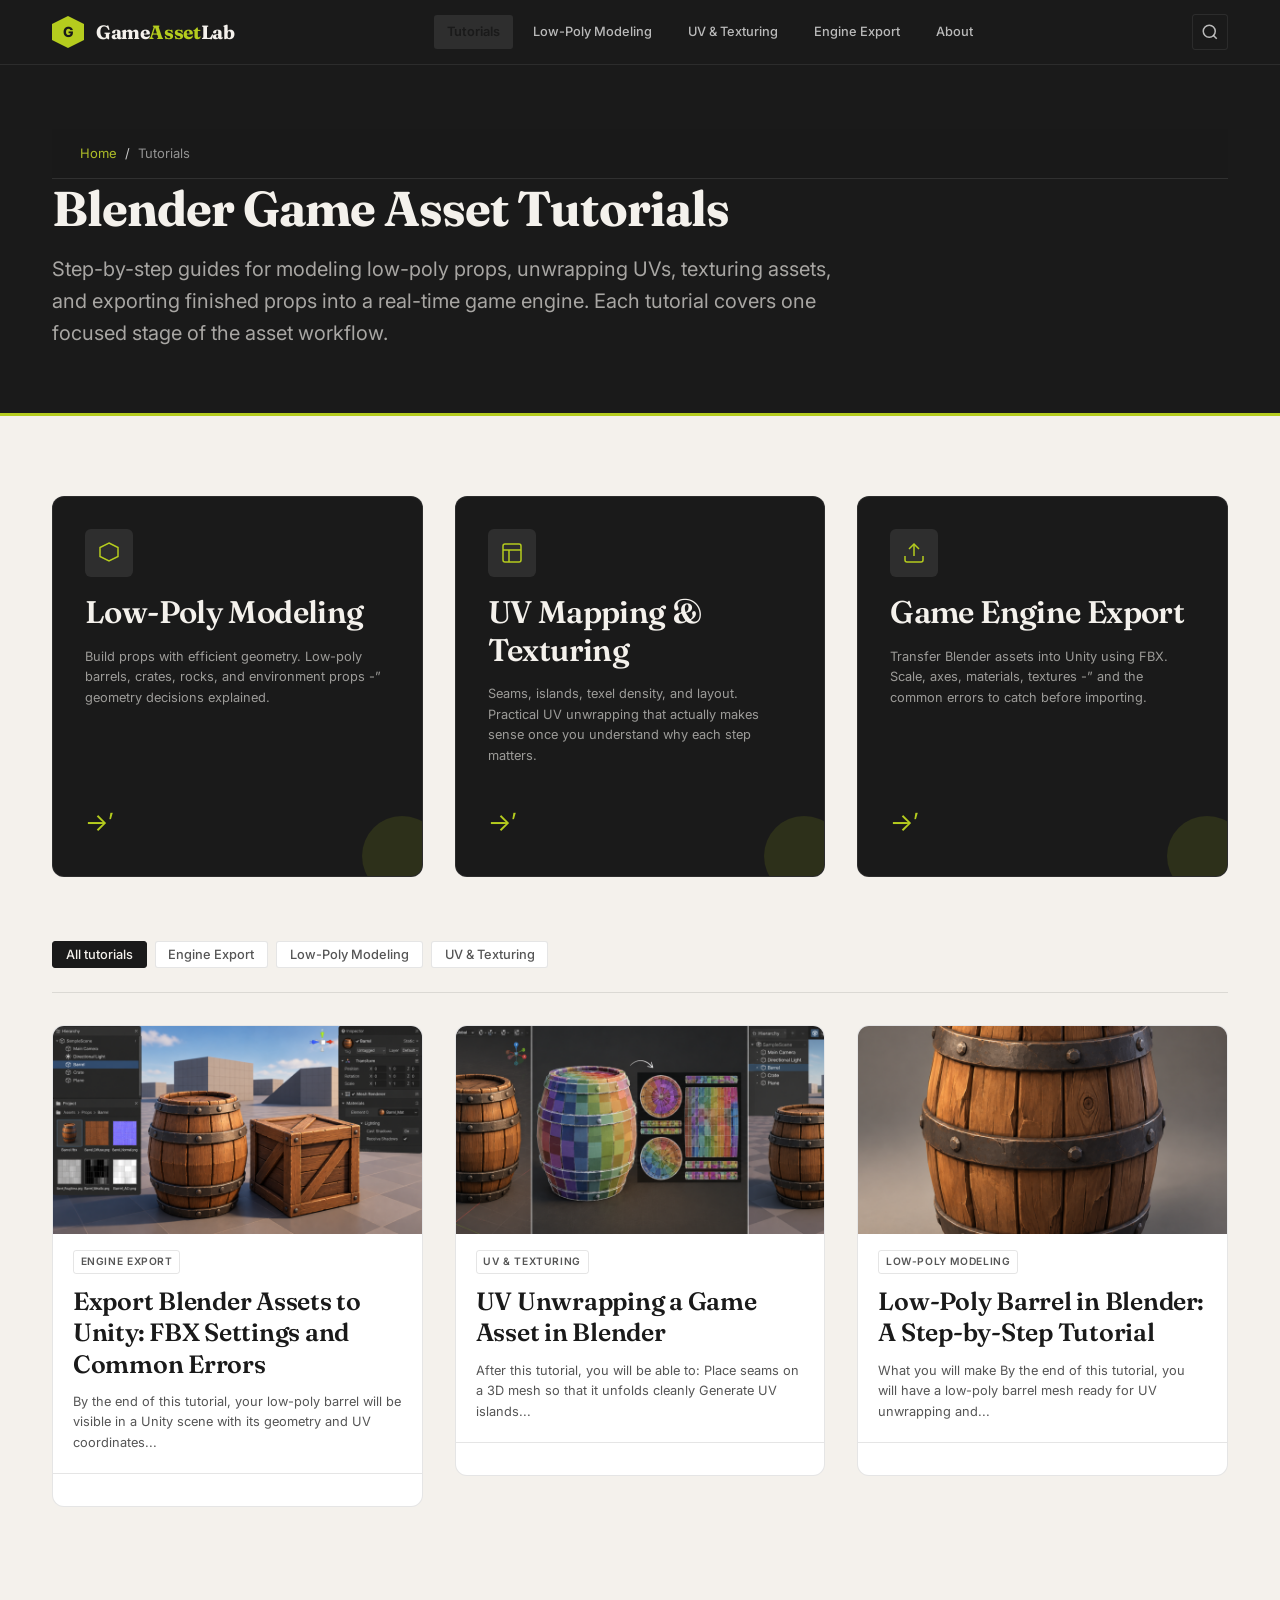
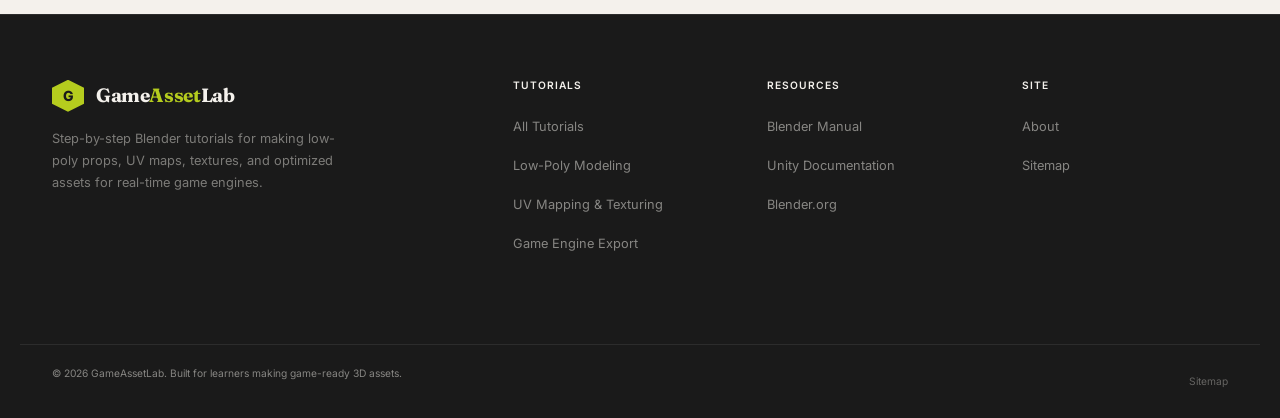
<file: tutorials/index.html>
<!DOCTYPE html>
<html lang="en-US" class="no-js">
<head><meta charset="UTF-8">
	
	<meta name="viewport" content="width=device-width, initial-scale=1">
	<meta http-equiv="X-UA-Compatible" content="IE=edge">
	<meta name="robots" content="index, follow, max-image-preview:large, max-snippet:-1, max-video-preview:-1">

	<!-- This site is optimized with the Yoast SEO plugin v28.7 - https://yoast.com/product/yoast-seo-wordpress/ -->
	<title>Tutorials - GameAssetLab</title>
	<link rel="canonical" href="/tutorials/">
	<meta property="og:locale" content="en_US">
	<meta property="og:type" content="article">
	<meta property="og:title" content="Tutorials - GameAssetLab">
	<meta property="og:url" content="/tutorials/">
	<meta property="og:site_name" content="GameAssetLab">
	<meta name="twitter:card" content="summary_large_image">
	<script type="application/ld+json" class="yoast-schema-graph">{
	    "@context": "https:\/\/schema.org",
	    "@graph": [
	        {
	            "@type": "WebPage",
	            "@id": "\/tutorials\/",
	            "url": "\/tutorials\/",
	            "name": "Tutorials - GameAssetLab",
	            "isPartOf": {
	                "@id": "\/#website"
	            },
	            "datePublished": "2026-10-15T13:55:02+00:00",
	            "breadcrumb": {
	                "@id": "\/tutorials\/#breadcrumb"
	            },
	            "inLanguage": "en-US",
	            "potentialAction": [
	                {
	                    "@type": "ReadAction",
	                    "target": [
	                        "\/tutorials\/"
	                    ]
	                }
	            ]
	        },
	        {
	            "@type": "BreadcrumbList",
	            "@id": "\/tutorials\/#breadcrumb",
	            "itemListElement": [
	                {
	                    "@type": "ListItem",
	                    "position": 1,
	                    "name": "Home",
	                    "item": "\/"
	                },
	                {
	                    "@type": "ListItem",
	                    "position": 2,
	                    "name": "Tutorials"
	                }
	            ]
	        },
	        {
	            "@type": "WebSite",
	            "@id": "\/#website",
	            "url": "\/",
	            "name": "GameAssetLab",
	            "description": "",
	            "potentialAction": [
	                {
	                    "@type": "SearchAction",
	                    "target": {
	                        "@type": "EntryPoint",
	                        "urlTemplate": "\/?s={search_term_string}"
	                    },
	                    "query-input": {
	                        "@type": "PropertyValueSpecification",
	                        "valueRequired": true,
	                        "valueName": "search_term_string"
	                    }
	                }
	            ],
	            "inLanguage": "en-US"
	        }
	    ]
	}</script>
	<!-- / Yoast SEO plugin. -->



<link rel="dns-prefetch" href="//fonts.googleapis.com">


<style id="wp-img-auto-sizes-contain-inline-css">
img:is([sizes=auto i],[sizes^="auto," i]){contain-intrinsic-size:3000px 1500px}
/*# sourceURL=wp-img-auto-sizes-contain-inline-css */
</style>
<style id="wp-emoji-styles-inline-css">

	img.wp-smiley, img.emoji {
		display: inline !important;
		border: none !important;
		box-shadow: none !important;
		height: 1em !important;
		width: 1em !important;
		margin: 0 0.07em !important;
		vertical-align: -0.1em !important;
		background: none !important;
		padding: 0 !important;
	}
/*# sourceURL=wp-emoji-styles-inline-css */
</style>
<style id="wp-block-library-inline-css">
:root{--wp-block-synced-color:#7a00df;--wp-block-synced-color--rgb:122,0,223;--wp-bound-block-color:var(--wp-block-synced-color);--wp-editor-canvas-background:#ddd;--wp-admin-theme-color:#007cba;--wp-admin-theme-color--rgb:0,124,186;--wp-admin-theme-color-darker-10:#006ba1;--wp-admin-theme-color-darker-10--rgb:0,107,160.5;--wp-admin-theme-color-darker-20:#005a87;--wp-admin-theme-color-darker-20--rgb:0,90,135;--wp-admin-border-width-focus:2px}@media (min-resolution:192dpi){:root{--wp-admin-border-width-focus:1.5px}}.wp-element-button{cursor:pointer}:root .has-very-light-gray-background-color{background-color:#eee}:root .has-very-dark-gray-background-color{background-color:#313131}:root .has-very-light-gray-color{color:#eee}:root .has-very-dark-gray-color{color:#313131}:root .has-vivid-green-cyan-to-vivid-cyan-blue-gradient-background{background:linear-gradient(135deg,#00d084,#0693e3)}:root .has-purple-crush-gradient-background{background:linear-gradient(135deg,#34e2e4,#4721fb 50%,#ab1dfe)}:root .has-hazy-dawn-gradient-background{background:linear-gradient(135deg,#faaca8,#dad0ec)}:root .has-subdued-olive-gradient-background{background:linear-gradient(135deg,#fafae1,#67a671)}:root .has-atomic-cream-gradient-background{background:linear-gradient(135deg,#fdd79a,#004a59)}:root .has-nightshade-gradient-background{background:linear-gradient(135deg,#330968,#31cdcf)}:root .has-midnight-gradient-background{background:linear-gradient(135deg,#020381,#2874fc)}:root{--wp--preset--font-size--normal:16px;--wp--preset--font-size--huge:42px}.has-regular-font-size{font-size:1em}.has-larger-font-size{font-size:2.625em}.has-normal-font-size{font-size:var(--wp--preset--font-size--normal)}.has-huge-font-size{font-size:var(--wp--preset--font-size--huge)}:root .has-text-align-center{text-align:center}:root .has-text-align-left{text-align:left}:root .has-text-align-right{text-align:right}.has-fit-text{white-space:nowrap!important}#end-resizable-editor-section{display:none}.aligncenter{clear:both}.items-justified-left{justify-content:flex-start}.items-justified-center{justify-content:center}.items-justified-right{justify-content:flex-end}.items-justified-space-between{justify-content:space-between}.screen-reader-text{word-wrap:normal!important;border:0;clip-path:inset(50%);height:1px;margin:-1px;overflow:hidden;padding:0;position:absolute;width:1px;word-break:normal!important}.screen-reader-text:focus{background-color:#ddd;clip-path:none;color:#444;display:block;font-size:1em;height:auto;left:5px;line-height:normal;padding:15px 23px 14px;text-decoration:none;top:5px;width:auto;z-index:100000}html :where(.has-border-color){border-style:solid}html :where([style^=border-color],[style*=";border-color"],[style*="; border-color"]){border-style:solid}html :where([style^=border-top-color],[style*=";border-top-color"],[style*="; border-top-color"]){border-top-style:solid}html :where([style^=border-right-color],[style*=";border-right-color"],[style*="; border-right-color"]){border-right-style:solid}html :where([style^=border-bottom-color],[style*=";border-bottom-color"],[style*="; border-bottom-color"]){border-bottom-style:solid}html :where([style^=border-left-color],[style*=";border-left-color"],[style*="; border-left-color"]){border-left-style:solid}html :where([style^=border-width],[style*=";border-width"],[style*="; border-width"]){border-style:solid}html :where([style^=border-top-width],[style*=";border-top-width"],[style*="; border-top-width"]){border-top-style:solid}html :where([style^=border-right-width],[style*=";border-right-width"],[style*="; border-right-width"]){border-right-style:solid}html :where([style^=border-bottom-width],[style*=";border-bottom-width"],[style*="; border-bottom-width"]){border-bottom-style:solid}html :where([style^=border-left-width],[style*=";border-left-width"],[style*="; border-left-width"]){border-left-style:solid}html :where(img[class*=wp-image-]){height:auto;max-width:100%}:where(figure){margin:0 0 1em}html :where(.is-position-sticky){--wp-admin--admin-bar--position-offset:var(--wp-admin--admin-bar--height,0px)}@media screen and (max-width:600px){html :where(.is-position-sticky){--wp-admin--admin-bar--position-offset:0px}}

/*# sourceURL=/wp-includes/css/dist/block-library/common.min.css */
</style>
<style id="classic-theme-styles-inline-css">
/*! This file is auto-generated */
.wp-block-button__link{color:#fff;background-color:#32373c;border-radius:9999px;box-shadow:none;text-decoration:none;padding:calc(.667em + 2px) calc(1.333em + 2px);font-size:1.125em}.wp-block-file__button{background:#32373c;color:#fff;text-decoration:none}
/*# sourceURL=/wp-includes/css/classic-themes.min.css */
</style>

<style id="global-styles-inline-css">
:root{--wp--preset--aspect-ratio--square: 1;--wp--preset--aspect-ratio--4-3: 4/3;--wp--preset--aspect-ratio--3-4: 3/4;--wp--preset--aspect-ratio--3-2: 3/2;--wp--preset--aspect-ratio--2-3: 2/3;--wp--preset--aspect-ratio--16-9: 16/9;--wp--preset--aspect-ratio--9-16: 9/16;--wp--preset--color--black: #000000;--wp--preset--color--cyan-bluish-gray: #abb8c3;--wp--preset--color--white: #ffffff;--wp--preset--color--pale-pink: #f78da7;--wp--preset--color--vivid-red: #cf2e2e;--wp--preset--color--luminous-vivid-orange: #ff6900;--wp--preset--color--luminous-vivid-amber: #fcb900;--wp--preset--color--light-green-cyan: #7bdcb5;--wp--preset--color--vivid-green-cyan: #00d084;--wp--preset--color--pale-cyan-blue: #8ed1fc;--wp--preset--color--vivid-cyan-blue: #0693e3;--wp--preset--color--vivid-purple: #9b51e0;--wp--preset--gradient--vivid-cyan-blue-to-vivid-purple: linear-gradient(135deg,rgb(6,147,227) 0%,rgb(155,81,224) 100%);--wp--preset--gradient--light-green-cyan-to-vivid-green-cyan: linear-gradient(135deg,rgb(122,220,180) 0%,rgb(0,208,130) 100%);--wp--preset--gradient--luminous-vivid-amber-to-luminous-vivid-orange: linear-gradient(135deg,rgb(252,185,0) 0%,rgb(255,105,0) 100%);--wp--preset--gradient--luminous-vivid-orange-to-vivid-red: linear-gradient(135deg,rgb(255,105,0) 0%,rgb(207,46,46) 100%);--wp--preset--gradient--very-light-gray-to-cyan-bluish-gray: linear-gradient(135deg,rgb(238,238,238) 0%,rgb(169,184,195) 100%);--wp--preset--gradient--cool-to-warm-spectrum: linear-gradient(135deg,rgb(74,234,220) 0%,rgb(151,120,209) 20%,rgb(207,42,186) 40%,rgb(238,44,130) 60%,rgb(251,105,98) 80%,rgb(254,248,76) 100%);--wp--preset--gradient--blush-light-purple: linear-gradient(135deg,rgb(255,206,236) 0%,rgb(152,150,240) 100%);--wp--preset--gradient--blush-bordeaux: linear-gradient(135deg,rgb(254,205,165) 0%,rgb(254,45,45) 50%,rgb(107,0,62) 100%);--wp--preset--gradient--luminous-dusk: linear-gradient(135deg,rgb(255,203,112) 0%,rgb(199,81,192) 50%,rgb(65,88,208) 100%);--wp--preset--gradient--pale-ocean: linear-gradient(135deg,rgb(255,245,203) 0%,rgb(182,227,212) 50%,rgb(51,167,181) 100%);--wp--preset--gradient--electric-grass: linear-gradient(135deg,rgb(202,248,128) 0%,rgb(113,206,126) 100%);--wp--preset--gradient--midnight: linear-gradient(135deg,rgb(2,3,129) 0%,rgb(40,116,252) 100%);--wp--preset--font-size--small: 13px;--wp--preset--font-size--medium: 20px;--wp--preset--font-size--large: 36px;--wp--preset--font-size--x-large: 42px;--wp--preset--spacing--20: 0.44rem;--wp--preset--spacing--30: 0.67rem;--wp--preset--spacing--40: 1rem;--wp--preset--spacing--50: 1.5rem;--wp--preset--spacing--60: 2.25rem;--wp--preset--spacing--70: 3.38rem;--wp--preset--spacing--80: 5.06rem;--wp--preset--shadow--natural: 6px 6px 9px rgba(0, 0, 0, 0.2);--wp--preset--shadow--deep: 12px 12px 50px rgba(0, 0, 0, 0.4);--wp--preset--shadow--sharp: 6px 6px 0px rgba(0, 0, 0, 0.2);--wp--preset--shadow--outlined: 6px 6px 0px -3px rgb(255, 255, 255), 6px 6px rgb(0, 0, 0);--wp--preset--shadow--crisp: 6px 6px 0px rgb(0, 0, 0);}.wp-block-button{--wp--preset--dimension--25: 25%;--wp--preset--dimension--50: 50%;--wp--preset--dimension--75: 75%;--wp--preset--dimension--100: 100%;}:where(body) { margin: 0; }:where(.is-layout-flex){gap: 0.5em;}:where(.is-layout-grid){gap: 0.5em;}body .is-layout-flex{display: flex;}.is-layout-flex{flex-wrap: wrap;align-items: center;}.is-layout-flex > :is(*, div){margin: 0;}body .is-layout-grid{display: grid;}.is-layout-grid > :is(*, div){margin: 0;}body{padding-top: 0px;padding-right: 0px;padding-bottom: 0px;padding-left: 0px;}:root :where(.wp-element-button, .wp-block-button__link){background-color: #32373c;border-width: 0;color: #fff;font-family: inherit;font-size: inherit;font-style: inherit;font-weight: inherit;letter-spacing: inherit;line-height: inherit;padding-top: calc(0.667em + 2px);padding-right: calc(1.333em + 2px);padding-bottom: calc(0.667em + 2px);padding-left: calc(1.333em + 2px);text-decoration: none;text-transform: inherit;}.has-black-color{color: var(--wp--preset--color--black) !important;}.has-cyan-bluish-gray-color{color: var(--wp--preset--color--cyan-bluish-gray) !important;}.has-white-color{color: var(--wp--preset--color--white) !important;}.has-pale-pink-color{color: var(--wp--preset--color--pale-pink) !important;}.has-vivid-red-color{color: var(--wp--preset--color--vivid-red) !important;}.has-luminous-vivid-orange-color{color: var(--wp--preset--color--luminous-vivid-orange) !important;}.has-luminous-vivid-amber-color{color: var(--wp--preset--color--luminous-vivid-amber) !important;}.has-light-green-cyan-color{color: var(--wp--preset--color--light-green-cyan) !important;}.has-vivid-green-cyan-color{color: var(--wp--preset--color--vivid-green-cyan) !important;}.has-pale-cyan-blue-color{color: var(--wp--preset--color--pale-cyan-blue) !important;}.has-vivid-cyan-blue-color{color: var(--wp--preset--color--vivid-cyan-blue) !important;}.has-vivid-purple-color{color: var(--wp--preset--color--vivid-purple) !important;}.has-black-background-color{background-color: var(--wp--preset--color--black) !important;}.has-cyan-bluish-gray-background-color{background-color: var(--wp--preset--color--cyan-bluish-gray) !important;}.has-white-background-color{background-color: var(--wp--preset--color--white) !important;}.has-pale-pink-background-color{background-color: var(--wp--preset--color--pale-pink) !important;}.has-vivid-red-background-color{background-color: var(--wp--preset--color--vivid-red) !important;}.has-luminous-vivid-orange-background-color{background-color: var(--wp--preset--color--luminous-vivid-orange) !important;}.has-luminous-vivid-amber-background-color{background-color: var(--wp--preset--color--luminous-vivid-amber) !important;}.has-light-green-cyan-background-color{background-color: var(--wp--preset--color--light-green-cyan) !important;}.has-vivid-green-cyan-background-color{background-color: var(--wp--preset--color--vivid-green-cyan) !important;}.has-pale-cyan-blue-background-color{background-color: var(--wp--preset--color--pale-cyan-blue) !important;}.has-vivid-cyan-blue-background-color{background-color: var(--wp--preset--color--vivid-cyan-blue) !important;}.has-vivid-purple-background-color{background-color: var(--wp--preset--color--vivid-purple) !important;}.has-black-border-color{border-color: var(--wp--preset--color--black) !important;}.has-cyan-bluish-gray-border-color{border-color: var(--wp--preset--color--cyan-bluish-gray) !important;}.has-white-border-color{border-color: var(--wp--preset--color--white) !important;}.has-pale-pink-border-color{border-color: var(--wp--preset--color--pale-pink) !important;}.has-vivid-red-border-color{border-color: var(--wp--preset--color--vivid-red) !important;}.has-luminous-vivid-orange-border-color{border-color: var(--wp--preset--color--luminous-vivid-orange) !important;}.has-luminous-vivid-amber-border-color{border-color: var(--wp--preset--color--luminous-vivid-amber) !important;}.has-light-green-cyan-border-color{border-color: var(--wp--preset--color--light-green-cyan) !important;}.has-vivid-green-cyan-border-color{border-color: var(--wp--preset--color--vivid-green-cyan) !important;}.has-pale-cyan-blue-border-color{border-color: var(--wp--preset--color--pale-cyan-blue) !important;}.has-vivid-cyan-blue-border-color{border-color: var(--wp--preset--color--vivid-cyan-blue) !important;}.has-vivid-purple-border-color{border-color: var(--wp--preset--color--vivid-purple) !important;}.has-vivid-cyan-blue-to-vivid-purple-gradient-background{background: var(--wp--preset--gradient--vivid-cyan-blue-to-vivid-purple) !important;}.has-light-green-cyan-to-vivid-green-cyan-gradient-background{background: var(--wp--preset--gradient--light-green-cyan-to-vivid-green-cyan) !important;}.has-luminous-vivid-amber-to-luminous-vivid-orange-gradient-background{background: var(--wp--preset--gradient--luminous-vivid-amber-to-luminous-vivid-orange) !important;}.has-luminous-vivid-orange-to-vivid-red-gradient-background{background: var(--wp--preset--gradient--luminous-vivid-orange-to-vivid-red) !important;}.has-very-light-gray-to-cyan-bluish-gray-gradient-background{background: var(--wp--preset--gradient--very-light-gray-to-cyan-bluish-gray) !important;}.has-cool-to-warm-spectrum-gradient-background{background: var(--wp--preset--gradient--cool-to-warm-spectrum) !important;}.has-blush-light-purple-gradient-background{background: var(--wp--preset--gradient--blush-light-purple) !important;}.has-blush-bordeaux-gradient-background{background: var(--wp--preset--gradient--blush-bordeaux) !important;}.has-luminous-dusk-gradient-background{background: var(--wp--preset--gradient--luminous-dusk) !important;}.has-pale-ocean-gradient-background{background: var(--wp--preset--gradient--pale-ocean) !important;}.has-electric-grass-gradient-background{background: var(--wp--preset--gradient--electric-grass) !important;}.has-midnight-gradient-background{background: var(--wp--preset--gradient--midnight) !important;}.has-small-font-size{font-size: var(--wp--preset--font-size--small) !important;}.has-medium-font-size{font-size: var(--wp--preset--font-size--medium) !important;}.has-large-font-size{font-size: var(--wp--preset--font-size--large) !important;}.has-x-large-font-size{font-size: var(--wp--preset--font-size--x-large) !important;}
/*# sourceURL=global-styles-inline-css */
</style>

<link rel="stylesheet" id="gal-fonts-css" href="https://fonts.googleapis.com/css2?family=Fraunces:ital,opsz,wght@0,9..144,300..900;1,9..144,300..900&amp;family=Inter:wght@400;500;600&amp;family=JetBrains+Mono:wght@400;700&amp;display=swap" media="all">
<link rel="stylesheet" id="gameassetlab-style-css" href="/wp-content/themes/gameassetlab-theme/style.css?ver=1.0.0" media="all">
<link rel="stylesheet" id="gameassetlab-components-css" href="/wp-content/themes/gameassetlab-theme/assets/css/components.css?ver=1.0.0" media="all">
</head>
<body class="wp-singular page-template page-template-page-templates page-template-page-tutorials page-template-page-templatespage-tutorials-php page page-id-15 wp-embed-responsive wp-theme-gameassetlab-theme">

<a class="skip-link" href="#main">Skip to main content</a>
<div class="reading-progress" id="reading-progress" role="progressbar" aria-label="Reading progress"></div>

<header class="site-header" role="banner">
	<div class="site-header__inner">

		<!-- Logo -->
		<a href="/" class="site-logo" rel="home" aria-label="GameAssetLab -” home">
			<div class="site-logo__mark" aria-hidden="true">G</div>
			<span class="site-logo__text">Game<span>Asset</span>Lab</span>
		</a>

		<!-- Primary Navigation -->
		<nav class="site-nav" id="site-nav" role="navigation" aria-label="Primary">
			<a href="/tutorials/" class="site-nav__link site-nav__link--cta" aria-current="page">Tutorials</a><a href="/tutorial-category/low-poly-modeling/" class="site-nav__link">Low-Poly Modeling</a><a href="/tutorial-category/uv-texturing/" class="site-nav__link">UV &amp; Texturing</a><a href="/tutorial-category/engine-export/" class="site-nav__link">Engine Export</a><a href="/about/" class="site-nav__link">About</a>		</nav>

		<div class="flex" style="gap:0.5rem; align-items:center;">
			<!-- Search toggle -->
			<button class="header-search-btn" id="search-toggle" aria-label="Open search" aria-expanded="false" aria-controls="header-search">
				<svg width="18" height="18" viewbox="0 0 24 24" fill="none" stroke="currentColor" stroke-width="2" aria-hidden="true" focusable="false">
					<circle cx="11" cy="11" r="8"></circle><path d="m21 21-4.35-4.35"></path>
				</svg>
			</button>

			<!-- Mobile toggle -->
			<button class="mobile-menu-toggle" id="mobile-menu-toggle" aria-label="Toggle navigation menu" aria-expanded="false" aria-controls="site-nav">
				<span></span><span></span><span></span>
			</button>
		</div>

	</div><!-- /.site-header__inner -->

	<!-- Search overlay -->
	<div class="header-search-overlay" id="header-search" role="search" aria-label="Site search">
		<form method="get" action="/">
			<label for="header-search-input" class="sr-only">Search tutorials</label>
			<input type="search" id="header-search-input" name="s" placeholder="Search tutorials, topics, or steps…" autocomplete="off" value="">
		</form>
	</div>
</header>
<main id="main" tabindex="-1">

	<!-- Category hero -->
	<div class="cat-hero">
		<div class="cat-hero__inner">
			<nav class="breadcrumbs" aria-label="Breadcrumb"><ol><li><a href="/">Home</a></li><li aria-current="page">Tutorials</li></ol></nav>			<h1 class="cat-hero__title">Blender Game Asset Tutorials</h1>
			<p class="cat-hero__desc">
				Step-by-step guides for modeling low-poly props, unwrapping UVs, texturing assets, and
				exporting finished props into a real-time game engine. Each tutorial covers one focused
				stage of the asset workflow.
			</p>
		</div>
	</div>

	<div class="section section--paper">
		<div class="container">

			<!-- Category navigation cards -->
			<div class="grid grid-3" style="margin-bottom: var(--space-16);">
				<a href="/tutorial-category/low-poly-modeling/" class="category-card" style="background: var(--color-ink);">
					<div class="category-card__icon" aria-hidden="true">
						<svg width="24" height="24" viewbox="0 0 24 24" fill="none" stroke="#b5cc1e" stroke-width="1.5"><path d="m12 2 9 4.5v9L12 20l-9-4.5v-9L12 2z"></path></svg>
					</div>
					<h2 class="category-card__title">Low-Poly Modeling</h2>
					<p class="category-card__desc">Build props with efficient geometry. Low-poly barrels, crates, rocks, and environment props -” geometry decisions explained.</p>
					<span class="category-card__arrow" aria-hidden="true">→’</span>
				</a>
				<a href="/tutorial-category/uv-texturing/" class="category-card" style="background: var(--color-ink);">
					<div class="category-card__icon" aria-hidden="true">
						<svg width="24" height="24" viewbox="0 0 24 24" fill="none" stroke="#b5cc1e" stroke-width="1.5"><rect x="3" y="3" width="18" height="18" rx="2"></rect><path d="M3 9h18M9 21V9"></path></svg>
					</div>
					<h2 class="category-card__title">UV Mapping &amp; Texturing</h2>
					<p class="category-card__desc">Seams, islands, texel density, and layout. Practical UV unwrapping that actually makes sense once you understand why each step matters.</p>
					<span class="category-card__arrow" aria-hidden="true">→’</span>
				</a>
				<a href="/tutorial-category/engine-export/" class="category-card" style="background: var(--color-ink);">
					<div class="category-card__icon" aria-hidden="true">
						<svg width="24" height="24" viewbox="0 0 24 24" fill="none" stroke="#b5cc1e" stroke-width="1.5"><path d="M21 15v4a2 2 0 0 1-2 2H5a2 2 0 0 1-2-2v-4"></path><polyline points="17 8 12 3 7 8"></polyline><line x1="12" y1="3" x2="12" y2="15"></line></svg>
					</div>
					<h2 class="category-card__title">Game Engine Export</h2>
					<p class="category-card__desc">Transfer Blender assets into Unity using FBX. Scale, axes, materials, textures -” and the common errors to catch before importing.</p>
					<span class="category-card__arrow" aria-hidden="true">→’</span>
				</a>
			</div>

			<!-- Filter bar -->
			<div class="filter-bar" role="group" aria-label="Filter tutorials by category">
				<button class="filter-btn is-active" data-filter="all">All tutorials</button>
									<button class="filter-btn" data-filter="engine-export">
						Engine Export					</button>
										<button class="filter-btn" data-filter="low-poly-modeling">
						Low-Poly Modeling					</button>
										<button class="filter-btn" data-filter="uv-texturing">
						UV &amp; Texturing					</button>
												</div>

			<!-- Tutorial grid -->
						<div class="grid grid-3" id="tutorial-grid">
				<div data-category="engine-export">	<a href="/tutorials/blender-to-unity-fbx/" class="tutorial-card">
		<div class="tutorial-card__image">
							<img width="800" height="450" src="/wp-content/uploads/2026/10/f1e5c794-17e0-4c69-8621-ee48979b203c-800x450.png" class="attachment-gal-card size-gal-card" alt="Export Blender Assets to Unity: FBX Settings and Common Errors" loading="lazy" decoding="async" srcset="/wp-content/uploads/2026/10/f1e5c794-17e0-4c69-8621-ee48979b203c-800x450.png 800w, /wp-content/uploads/2026/10/f1e5c794-17e0-4c69-8621-ee48979b203c-300x169.png 300w, /wp-content/uploads/2026/10/f1e5c794-17e0-4c69-8621-ee48979b203c-1024x576.png 1024w, /wp-content/uploads/2026/10/f1e5c794-17e0-4c69-8621-ee48979b203c-768x432.png 768w, /wp-content/uploads/2026/10/f1e5c794-17e0-4c69-8621-ee48979b203c-1536x864.png 1536w, /wp-content/uploads/2026/10/f1e5c794-17e0-4c69-8621-ee48979b203c-1200x675.png 1200w, /wp-content/uploads/2026/10/f1e5c794-17e0-4c69-8621-ee48979b203c-400x225.png 400w, /wp-content/uploads/2026/10/f1e5c794-17e0-4c69-8621-ee48979b203c.png 1672w" sizes="auto, (max-width: 800px) 100vw, 800px">					</div>
		<div class="tutorial-card__meta-bar">
							<span class="tag tag-outline">Engine Export</span>
								</div>
		<div class="tutorial-card__body">
			<h3 class="tutorial-card__title">Export Blender Assets to Unity: FBX Settings and Common Errors</h3>
							<p class="tutorial-card__excerpt">By the end of this tutorial, your low-poly barrel will be visible in a Unity scene with its geometry and UV coordinates...</p>
					</div>
		<div class="tutorial-card__footer">
								</div>
	</a>
	</div><div data-category="uv-texturing">	<a href="/tutorials/blender-uv-unwrapping-game-asset/" class="tutorial-card">
		<div class="tutorial-card__image">
							<img width="800" height="450" src="/wp-content/uploads/2026/10/4a14b714-1f4d-452a-b91f-00d91ee4706f-800x450.png" class="attachment-gal-card size-gal-card" alt="UV Unwrapping a Game Asset in Blender" loading="lazy" decoding="async" srcset="/wp-content/uploads/2026/10/4a14b714-1f4d-452a-b91f-00d91ee4706f-800x450.png 800w, /wp-content/uploads/2026/10/4a14b714-1f4d-452a-b91f-00d91ee4706f-1200x675.png 1200w, /wp-content/uploads/2026/10/4a14b714-1f4d-452a-b91f-00d91ee4706f-400x225.png 400w" sizes="auto, (max-width: 800px) 100vw, 800px">					</div>
		<div class="tutorial-card__meta-bar">
							<span class="tag tag-outline">UV &amp; Texturing</span>
								</div>
		<div class="tutorial-card__body">
			<h3 class="tutorial-card__title">UV Unwrapping a Game Asset in Blender</h3>
							<p class="tutorial-card__excerpt">After this tutorial, you will be able to: Place seams on a 3D mesh so that it unfolds cleanly Generate UV islands...</p>
					</div>
		<div class="tutorial-card__footer">
								</div>
	</a>
	</div><div data-category="low-poly-modeling">	<a href="/tutorials/low-poly-barrel-blender/" class="tutorial-card">
		<div class="tutorial-card__image">
							<img width="800" height="450" src="/wp-content/uploads/2026/10/3d307510-b7cb-4a9d-a9ac-dbb7bd14b538-800x450.png" class="attachment-gal-card size-gal-card" alt="Low-Poly Barrel in Blender: A Step-by-Step Tutorial" loading="lazy" decoding="async" srcset="/wp-content/uploads/2026/10/3d307510-b7cb-4a9d-a9ac-dbb7bd14b538-800x450.png 800w, /wp-content/uploads/2026/10/3d307510-b7cb-4a9d-a9ac-dbb7bd14b538-1200x675.png 1200w, /wp-content/uploads/2026/10/3d307510-b7cb-4a9d-a9ac-dbb7bd14b538-400x225.png 400w" sizes="auto, (max-width: 800px) 100vw, 800px">					</div>
		<div class="tutorial-card__meta-bar">
							<span class="tag tag-outline">Low-Poly Modeling</span>
								</div>
		<div class="tutorial-card__body">
			<h3 class="tutorial-card__title">Low-Poly Barrel in Blender: A Step-by-Step Tutorial</h3>
							<p class="tutorial-card__excerpt">What you will make By the end of this tutorial, you will have a low-poly barrel mesh ready for UV unwrapping and...</p>
					</div>
		<div class="tutorial-card__footer">
								</div>
	</a>
	</div>			</div>
			
			
		</div>
	</div>

</main>

﻿
<footer class="site-footer" role="contentinfo">
	<div class="site-footer__top">

		<!-- Brand column -->
		<div class="footer-brand">
			<a href="/" class="site-logo" rel="home" aria-label="GameAssetLab -” home">
				<div class="site-logo__mark" aria-hidden="true">G</div>
				<span class="site-logo__text">Game<span>Asset</span>Lab</span>
			</a>
			<p class="footer-brand__desc">
				Step-by-step Blender tutorials for making low-poly props, UV maps, textures, and optimized assets for real-time game engines.
			</p>
		</div>

		<!-- Tutorials column -->
		<div class="footer-col">
			<h4 class="footer-col__heading">Tutorials</h4>
			<ul>
				<li><a href="/tutorials/">All Tutorials</a></li>
				<li><a href="/tutorial-category/low-poly-modeling/">Low-Poly Modeling</a></li>
				<li><a href="/tutorial-category/uv-texturing/">UV Mapping &amp; Texturing</a></li>
				<li><a href="/tutorial-category/engine-export/">Game Engine Export</a></li>
			</ul>
		</div>

		<!-- Resources column -->
		<div class="footer-col">
			<h4 class="footer-col__heading">Resources</h4>
			<ul>
				<li><a href="https://docs.blender.org/" target="_blank" rel="noopener noreferrer">Blender Manual</a></li>
				<li><a href="https://docs.unity3d.com/Manual/index.html" target="_blank" rel="noopener noreferrer">Unity Documentation</a></li>
				<li><a href="https://www.blender.org/" target="_blank" rel="noopener noreferrer">Blender.org</a></li>
			</ul>
		</div>

		<!-- Site column -->
		<div class="footer-col">
			<h4 class="footer-col__heading">Site</h4>
			<ul>
				<li><a href="/about/">About</a></li>
				<li><a href="/sitemap.xml">Sitemap</a></li>
							</ul>
		</div>

	</div><!-- /.site-footer__top -->

	<div class="site-footer__bottom">
		<p>
			© 2026 GameAssetLab.
			Built for learners making game-ready 3D assets.		</p>
		<nav class="footer-legal" aria-label="Legal">
						<a href="/sitemap.xml">Sitemap</a>
		</nav>
	</div><!-- /.site-footer__bottom -->

</footer>

<script type="speculationrules">
{"prefetch":[{"source":"document","where":{"and":[{"href_matches":"/*"},{"not":{"href_matches":["/wp-*.php","/wp-admin/*","/wp-content/uploads/*","/wp-content/*","/wp-content/plugins/*","/wp-content/themes/gameassetlab-theme/*","/*\\?(.+)"]}},{"not":{"selector_matches":"a[rel~=\"nofollow\"]"}},{"not":{"selector_matches":".no-prefetch, .no-prefetch a"}}]},"eagerness":"conservative"}]}
</script>
<script id="gameassetlab-main-js-extra">
var galData = {"ajaxUrl":"/wp-admin/admin-ajax.php","nonce":"1cc3f652be","searchUrl":"/search/","siteUrl":"http://localhost:8881"};
//# sourceURL=gameassetlab-main-js-extra
</script>
<script data-wp-strategy="defer" defer id="gameassetlab-main-js" src="/wp-content/themes/gameassetlab-theme/assets/js/main.js?ver=1.0.0"></script>
<script id="wp-emoji-settings" type="application/json">
{"baseUrl":"https://s.w.org/images/core/emoji/17.0.2/72x72/","ext":".png","svgUrl":"https://s.w.org/images/core/emoji/17.0.2/svg/","svgExt":".svg","source":{"concatemoji":"/wp-includes/js/wp-emoji-release.min.js?ver=7.1.3"}}
</script>
<script type="module">
/*! This file is auto-generated */
var e="script#wp-emoji-settings",t=document.querySelector(e);if(!(t instanceof HTMLScriptElement))throw new Error("Element missing: "+e);const r=JSON.parse(t.text),s=(window._wpemojiSettings=r,"wpEmojiSettingsSupports"),o=["flag","emoji"];function i(e){try{var t={supportTests:e,timestamp:(new Date).valueOf()};sessionStorage.setItem(s,JSON.stringify(t))}catch(e){}}function c(e,t,n){e.clearRect(0,0,e.canvas.width,e.canvas.height),e.fillText(t,0,0);t=new Uint32Array(e.getImageData(0,0,e.canvas.width,e.canvas.height).data);e.clearRect(0,0,e.canvas.width,e.canvas.height),e.fillText(n,0,0);const r=new Uint32Array(e.getImageData(0,0,e.canvas.width,e.canvas.height).data);return t.every((e,t)=>e===r[t])}function p(e,t){e.clearRect(0,0,e.canvas.width,e.canvas.height),e.fillText(t,0,0);var n=e.getImageData(16,16,1,1);for(let e=0;e<n.data.length;e++)if(0!==n.data[e])return!1;return!0}function u(e,t,n,r){switch(t){case"flag":return n(e,"\ud83c\udff3\ufe0f\u200d\u26a7\ufe0f","\ud83c\udff3\ufe0f\u200b\u26a7\ufe0f")?!1:!n(e,"\ud83c\udde8\ud83c\uddf6","\ud83c\udde8\u200b\ud83c\uddf6")&&!n(e,"\ud83c\udff4\udb40\udc67\udb40\udc62\udb40\udc65\udb40\udc6e\udb40\udc67\udb40\udc7f","\ud83c\udff4\u200b\udb40\udc67\u200b\udb40\udc62\u200b\udb40\udc65\u200b\udb40\udc6e\u200b\udb40\udc67\u200b\udb40\udc7f");case"emoji":return!r(e,"\ud83e\u1fac8")}return!1}function f(e,t,n,r){let a;const s=(a="undefined"!=typeof WorkerGlobalScope&&self instanceof WorkerGlobalScope?new OffscreenCanvas(300,150):document.createElement("canvas")).getContext("2d",{willReadFrequently:!0}),o=(s.textBaseline="top",s.font="600 32px Arial",{});return e.forEach(e=>{o[e]=t(s,e,n,r)}),o}function a(e){var t=document.createElement("script");t.src=e,t.defer=!0,document.head.appendChild(t)}r.supports={everything:!0,everythingExceptFlag:!0},new Promise(t=>{let n=function(){try{var e=JSON.parse(sessionStorage.getItem(s));if("object"==typeof e&&"number"==typeof e.timestamp&&(new Date).valueOf()<e.timestamp+604800&&"object"==typeof e.supportTests)return e.supportTests}catch(e){}return null}();if(!n){if("undefined"!=typeof Worker&&"undefined"!=typeof OffscreenCanvas&&"undefined"!=typeof URL&&URL.createObjectURL&&"undefined"!=typeof Blob)try{var e="postMessage("+f.toString()+"("+[JSON.stringify(o),u.toString(),c.toString(),p.toString()].join(",")+"));",r=new Blob([e],{type:"text/javascript"});const a=new Worker(URL.createObjectURL(r),{name:"wpTestEmojiSupports"});return void(a.onmessage=e=>{i(n=e.data),a.terminate(),t(n)})}catch(e){}i(n=f(o,u,c,p))}t(n)}).then(e=>{for(const n in e)r.supports[n]=e[n],r.supports.everything=r.supports.everything&&r.supports[n],"flag"!==n&&(r.supports.everythingExceptFlag=r.supports.everythingExceptFlag&&r.supports[n]);var t;r.supports.everythingExceptFlag=r.supports.everythingExceptFlag&&!r.supports.flag,r.supports.everything||((t=r.source||{}).concatemoji?a(t.concatemoji):t.wpemoji&&t.twemoji&&(a(t.twemoji),a(t.wpemoji)))});
//# sourceURL=/wp-includes/js/wp-emoji-loader.min.js
</script>
</body>
</html>
</file>
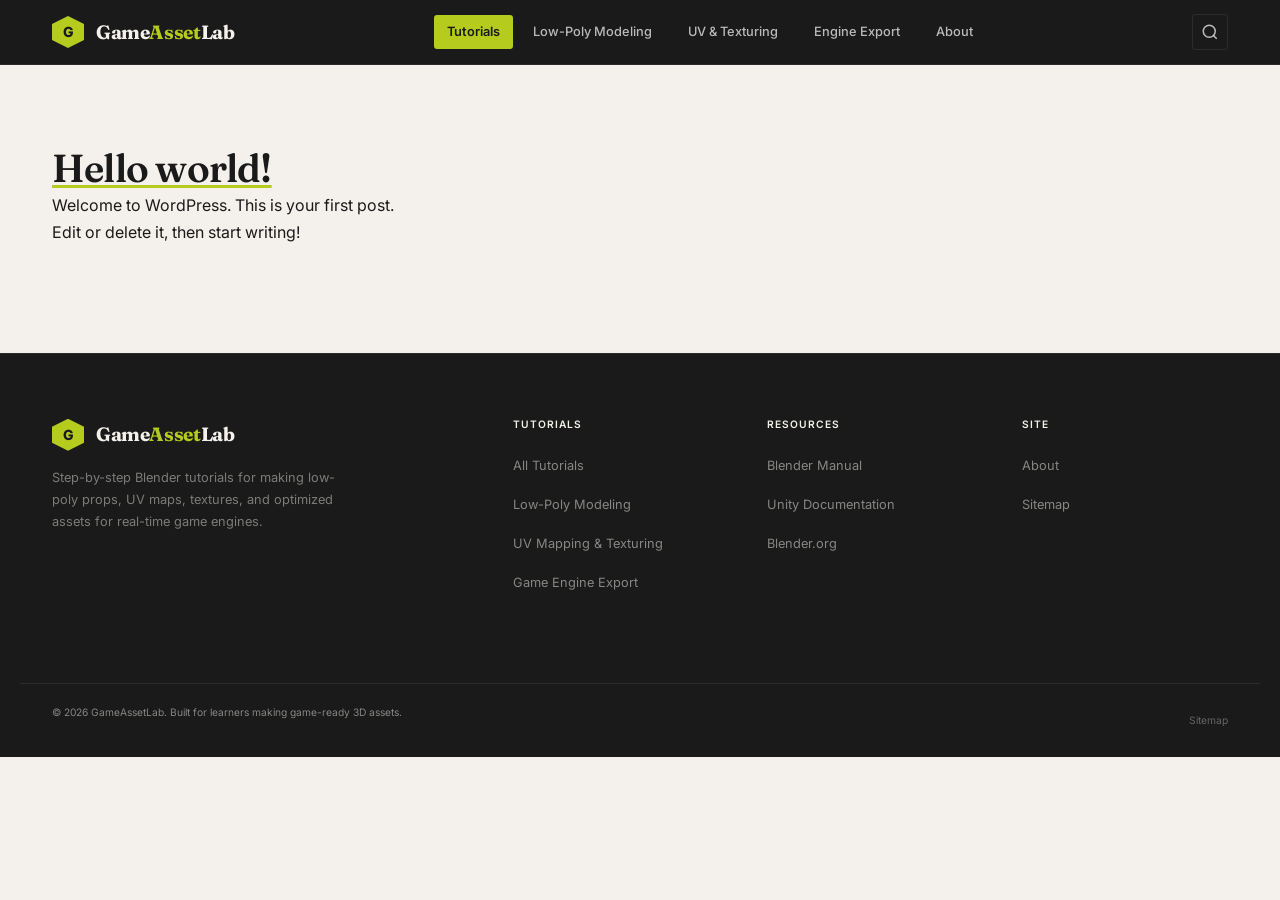
<file: author/admin/index.html>
<!DOCTYPE html>
<html lang="en-US" class="no-js">
<head><meta charset="UTF-8">
	
	<meta name="viewport" content="width=device-width, initial-scale=1">
	<meta http-equiv="X-UA-Compatible" content="IE=edge">
	<meta name="robots" content="index, follow, max-image-preview:large, max-snippet:-1, max-video-preview:-1">

	<!-- This site is optimized with the Yoast SEO plugin v28.7 - https://yoast.com/product/yoast-seo-wordpress/ -->
	<title>admin, Author at GameAssetLab</title>
	<link rel="canonical" href="/author/admin/">
	<meta property="og:locale" content="en_US">
	<meta property="og:type" content="profile">
	<meta property="og:title" content="admin, Author at GameAssetLab">
	<meta property="og:url" content="/author/admin/">
	<meta property="og:site_name" content="GameAssetLab">
	<meta property="og:image" content="https://secure.gravatar.com/avatar/8c9689fb60bd7c4c56112540c064fea2dea8e61c4e527dd53f7adfea094b490b?s=500&amp;d=mm&amp;r=g">
	<meta name="twitter:card" content="summary_large_image">
	<script type="application/ld+json" class="yoast-schema-graph">{
	    "@context": "https:\/\/schema.org",
	    "@graph": [
	        {
	            "@type": "ProfilePage",
	            "@id": "\/author\/admin\/",
	            "url": "\/author\/admin\/",
	            "name": "admin, Author at GameAssetLab",
	            "isPartOf": {
	                "@id": "\/#website"
	            },
	            "breadcrumb": {
	                "@id": "\/author\/admin\/#breadcrumb"
	            },
	            "inLanguage": "en-US",
	            "potentialAction": [
	                {
	                    "@type": "ReadAction",
	                    "target": [
	                        "\/author\/admin\/"
	                    ]
	                }
	            ]
	        },
	        {
	            "@type": "BreadcrumbList",
	            "@id": "\/author\/admin\/#breadcrumb",
	            "itemListElement": [
	                {
	                    "@type": "ListItem",
	                    "position": 1,
	                    "name": "Home",
	                    "item": "\/"
	                },
	                {
	                    "@type": "ListItem",
	                    "position": 2,
	                    "name": "Archives for admin"
	                }
	            ]
	        },
	        {
	            "@type": "WebSite",
	            "@id": "\/#website",
	            "url": "\/",
	            "name": "GameAssetLab",
	            "description": "",
	            "potentialAction": [
	                {
	                    "@type": "SearchAction",
	                    "target": {
	                        "@type": "EntryPoint",
	                        "urlTemplate": "\/?s={search_term_string}"
	                    },
	                    "query-input": {
	                        "@type": "PropertyValueSpecification",
	                        "valueRequired": true,
	                        "valueName": "search_term_string"
	                    }
	                }
	            ],
	            "inLanguage": "en-US"
	        },
	        {
	            "@type": "Person",
	            "@id": "\/#\/schema\/person\/3b5266ec56e9ad87208b95ff250eea46",
	            "name": "admin",
	            "image": {
	                "@type": "ImageObject",
	                "inLanguage": "en-US",
	                "@id": "https:\/\/secure.gravatar.com\/avatar\/8c9689fb60bd7c4c56112540c064fea2dea8e61c4e527dd53f7adfea094b490b?s=96&d=mm&r=g",
	                "url": "https:\/\/secure.gravatar.com\/avatar\/8c9689fb60bd7c4c56112540c064fea2dea8e61c4e527dd53f7adfea094b490b?s=96&d=mm&r=g",
	                "contentUrl": "https:\/\/secure.gravatar.com\/avatar\/8c9689fb60bd7c4c56112540c064fea2dea8e61c4e527dd53f7adfea094b490b?s=96&d=mm&r=g",
	                "caption": "admin"
	            },
	            "sameAs": [
	                "http:\/\/localhost:8881"
	            ],
	            "mainEntityOfPage": {
	                "@id": "\/author\/admin\/"
	            }
	        }
	    ]
	}</script>
	<!-- / Yoast SEO plugin. -->



<link rel="dns-prefetch" href="//fonts.googleapis.com">

<style id="wp-img-auto-sizes-contain-inline-css">
img:is([sizes=auto i],[sizes^="auto," i]){contain-intrinsic-size:3000px 1500px}
/*# sourceURL=wp-img-auto-sizes-contain-inline-css */
</style>
<style id="wp-emoji-styles-inline-css">

	img.wp-smiley, img.emoji {
		display: inline !important;
		border: none !important;
		box-shadow: none !important;
		height: 1em !important;
		width: 1em !important;
		margin: 0 0.07em !important;
		vertical-align: -0.1em !important;
		background: none !important;
		padding: 0 !important;
	}
/*# sourceURL=wp-emoji-styles-inline-css */
</style>
<style id="wp-block-library-inline-css">
:root{--wp-block-synced-color:#7a00df;--wp-block-synced-color--rgb:122,0,223;--wp-bound-block-color:var(--wp-block-synced-color);--wp-editor-canvas-background:#ddd;--wp-admin-theme-color:#007cba;--wp-admin-theme-color--rgb:0,124,186;--wp-admin-theme-color-darker-10:#006ba1;--wp-admin-theme-color-darker-10--rgb:0,107,160.5;--wp-admin-theme-color-darker-20:#005a87;--wp-admin-theme-color-darker-20--rgb:0,90,135;--wp-admin-border-width-focus:2px}@media (min-resolution:192dpi){:root{--wp-admin-border-width-focus:1.5px}}.wp-element-button{cursor:pointer}:root .has-very-light-gray-background-color{background-color:#eee}:root .has-very-dark-gray-background-color{background-color:#313131}:root .has-very-light-gray-color{color:#eee}:root .has-very-dark-gray-color{color:#313131}:root .has-vivid-green-cyan-to-vivid-cyan-blue-gradient-background{background:linear-gradient(135deg,#00d084,#0693e3)}:root .has-purple-crush-gradient-background{background:linear-gradient(135deg,#34e2e4,#4721fb 50%,#ab1dfe)}:root .has-hazy-dawn-gradient-background{background:linear-gradient(135deg,#faaca8,#dad0ec)}:root .has-subdued-olive-gradient-background{background:linear-gradient(135deg,#fafae1,#67a671)}:root .has-atomic-cream-gradient-background{background:linear-gradient(135deg,#fdd79a,#004a59)}:root .has-nightshade-gradient-background{background:linear-gradient(135deg,#330968,#31cdcf)}:root .has-midnight-gradient-background{background:linear-gradient(135deg,#020381,#2874fc)}:root{--wp--preset--font-size--normal:16px;--wp--preset--font-size--huge:42px}.has-regular-font-size{font-size:1em}.has-larger-font-size{font-size:2.625em}.has-normal-font-size{font-size:var(--wp--preset--font-size--normal)}.has-huge-font-size{font-size:var(--wp--preset--font-size--huge)}:root .has-text-align-center{text-align:center}:root .has-text-align-left{text-align:left}:root .has-text-align-right{text-align:right}.has-fit-text{white-space:nowrap!important}#end-resizable-editor-section{display:none}.aligncenter{clear:both}.items-justified-left{justify-content:flex-start}.items-justified-center{justify-content:center}.items-justified-right{justify-content:flex-end}.items-justified-space-between{justify-content:space-between}.screen-reader-text{word-wrap:normal!important;border:0;clip-path:inset(50%);height:1px;margin:-1px;overflow:hidden;padding:0;position:absolute;width:1px;word-break:normal!important}.screen-reader-text:focus{background-color:#ddd;clip-path:none;color:#444;display:block;font-size:1em;height:auto;left:5px;line-height:normal;padding:15px 23px 14px;text-decoration:none;top:5px;width:auto;z-index:100000}html :where(.has-border-color){border-style:solid}html :where([style^=border-color],[style*=";border-color"],[style*="; border-color"]){border-style:solid}html :where([style^=border-top-color],[style*=";border-top-color"],[style*="; border-top-color"]){border-top-style:solid}html :where([style^=border-right-color],[style*=";border-right-color"],[style*="; border-right-color"]){border-right-style:solid}html :where([style^=border-bottom-color],[style*=";border-bottom-color"],[style*="; border-bottom-color"]){border-bottom-style:solid}html :where([style^=border-left-color],[style*=";border-left-color"],[style*="; border-left-color"]){border-left-style:solid}html :where([style^=border-width],[style*=";border-width"],[style*="; border-width"]){border-style:solid}html :where([style^=border-top-width],[style*=";border-top-width"],[style*="; border-top-width"]){border-top-style:solid}html :where([style^=border-right-width],[style*=";border-right-width"],[style*="; border-right-width"]){border-right-style:solid}html :where([style^=border-bottom-width],[style*=";border-bottom-width"],[style*="; border-bottom-width"]){border-bottom-style:solid}html :where([style^=border-left-width],[style*=";border-left-width"],[style*="; border-left-width"]){border-left-style:solid}html :where(img[class*=wp-image-]){height:auto;max-width:100%}:where(figure){margin:0 0 1em}html :where(.is-position-sticky){--wp-admin--admin-bar--position-offset:var(--wp-admin--admin-bar--height,0px)}@media screen and (max-width:600px){html :where(.is-position-sticky){--wp-admin--admin-bar--position-offset:0px}}

/*# sourceURL=/wp-includes/css/dist/block-library/common.min.css */
</style>
<style id="wp-block-paragraph-inline-css">
.is-small-text{font-size:.875em}.is-regular-text{font-size:1em}.is-large-text{font-size:2.25em}.is-larger-text{font-size:3em}.has-drop-cap:not(:focus):first-letter{float:left;font-size:8.4em;font-style:normal;font-weight:100;line-height:.68;margin:.05em .1em 0 0;text-transform:uppercase}body.rtl .has-drop-cap:not(:focus):first-letter{float:none;margin-left:.1em}p.has-drop-cap.has-background{overflow:hidden}:root :where(p.has-background){padding:1.25em 2.375em}:where(p.has-text-color:not(.has-link-color)) a{color:inherit}p.has-text-align-left[style*="writing-mode:vertical-lr"],p.has-text-align-right[style*="writing-mode:vertical-rl"]{rotate:180deg}
/*# sourceURL=/wp-includes/blocks/paragraph/style.min.css */
</style>

<style id="classic-theme-styles-inline-css">
/*! This file is auto-generated */
.wp-block-button__link{color:#fff;background-color:#32373c;border-radius:9999px;box-shadow:none;text-decoration:none;padding:calc(.667em + 2px) calc(1.333em + 2px);font-size:1.125em}.wp-block-file__button{background:#32373c;color:#fff;text-decoration:none}
/*# sourceURL=/wp-includes/css/classic-themes.min.css */
</style>

<style id="global-styles-inline-css">
:root{--wp--preset--aspect-ratio--square: 1;--wp--preset--aspect-ratio--4-3: 4/3;--wp--preset--aspect-ratio--3-4: 3/4;--wp--preset--aspect-ratio--3-2: 3/2;--wp--preset--aspect-ratio--2-3: 2/3;--wp--preset--aspect-ratio--16-9: 16/9;--wp--preset--aspect-ratio--9-16: 9/16;--wp--preset--color--black: #000000;--wp--preset--color--cyan-bluish-gray: #abb8c3;--wp--preset--color--white: #ffffff;--wp--preset--color--pale-pink: #f78da7;--wp--preset--color--vivid-red: #cf2e2e;--wp--preset--color--luminous-vivid-orange: #ff6900;--wp--preset--color--luminous-vivid-amber: #fcb900;--wp--preset--color--light-green-cyan: #7bdcb5;--wp--preset--color--vivid-green-cyan: #00d084;--wp--preset--color--pale-cyan-blue: #8ed1fc;--wp--preset--color--vivid-cyan-blue: #0693e3;--wp--preset--color--vivid-purple: #9b51e0;--wp--preset--gradient--vivid-cyan-blue-to-vivid-purple: linear-gradient(135deg,rgb(6,147,227) 0%,rgb(155,81,224) 100%);--wp--preset--gradient--light-green-cyan-to-vivid-green-cyan: linear-gradient(135deg,rgb(122,220,180) 0%,rgb(0,208,130) 100%);--wp--preset--gradient--luminous-vivid-amber-to-luminous-vivid-orange: linear-gradient(135deg,rgb(252,185,0) 0%,rgb(255,105,0) 100%);--wp--preset--gradient--luminous-vivid-orange-to-vivid-red: linear-gradient(135deg,rgb(255,105,0) 0%,rgb(207,46,46) 100%);--wp--preset--gradient--very-light-gray-to-cyan-bluish-gray: linear-gradient(135deg,rgb(238,238,238) 0%,rgb(169,184,195) 100%);--wp--preset--gradient--cool-to-warm-spectrum: linear-gradient(135deg,rgb(74,234,220) 0%,rgb(151,120,209) 20%,rgb(207,42,186) 40%,rgb(238,44,130) 60%,rgb(251,105,98) 80%,rgb(254,248,76) 100%);--wp--preset--gradient--blush-light-purple: linear-gradient(135deg,rgb(255,206,236) 0%,rgb(152,150,240) 100%);--wp--preset--gradient--blush-bordeaux: linear-gradient(135deg,rgb(254,205,165) 0%,rgb(254,45,45) 50%,rgb(107,0,62) 100%);--wp--preset--gradient--luminous-dusk: linear-gradient(135deg,rgb(255,203,112) 0%,rgb(199,81,192) 50%,rgb(65,88,208) 100%);--wp--preset--gradient--pale-ocean: linear-gradient(135deg,rgb(255,245,203) 0%,rgb(182,227,212) 50%,rgb(51,167,181) 100%);--wp--preset--gradient--electric-grass: linear-gradient(135deg,rgb(202,248,128) 0%,rgb(113,206,126) 100%);--wp--preset--gradient--midnight: linear-gradient(135deg,rgb(2,3,129) 0%,rgb(40,116,252) 100%);--wp--preset--font-size--small: 13px;--wp--preset--font-size--medium: 20px;--wp--preset--font-size--large: 36px;--wp--preset--font-size--x-large: 42px;--wp--preset--spacing--20: 0.44rem;--wp--preset--spacing--30: 0.67rem;--wp--preset--spacing--40: 1rem;--wp--preset--spacing--50: 1.5rem;--wp--preset--spacing--60: 2.25rem;--wp--preset--spacing--70: 3.38rem;--wp--preset--spacing--80: 5.06rem;--wp--preset--shadow--natural: 6px 6px 9px rgba(0, 0, 0, 0.2);--wp--preset--shadow--deep: 12px 12px 50px rgba(0, 0, 0, 0.4);--wp--preset--shadow--sharp: 6px 6px 0px rgba(0, 0, 0, 0.2);--wp--preset--shadow--outlined: 6px 6px 0px -3px rgb(255, 255, 255), 6px 6px rgb(0, 0, 0);--wp--preset--shadow--crisp: 6px 6px 0px rgb(0, 0, 0);}.wp-block-button{--wp--preset--dimension--25: 25%;--wp--preset--dimension--50: 50%;--wp--preset--dimension--75: 75%;--wp--preset--dimension--100: 100%;}:where(body) { margin: 0; }:where(.is-layout-flex){gap: 0.5em;}:where(.is-layout-grid){gap: 0.5em;}body .is-layout-flex{display: flex;}.is-layout-flex{flex-wrap: wrap;align-items: center;}.is-layout-flex > :is(*, div){margin: 0;}body .is-layout-grid{display: grid;}.is-layout-grid > :is(*, div){margin: 0;}body{padding-top: 0px;padding-right: 0px;padding-bottom: 0px;padding-left: 0px;}:root :where(.wp-element-button, .wp-block-button__link){background-color: #32373c;border-width: 0;color: #fff;font-family: inherit;font-size: inherit;font-style: inherit;font-weight: inherit;letter-spacing: inherit;line-height: inherit;padding-top: calc(0.667em + 2px);padding-right: calc(1.333em + 2px);padding-bottom: calc(0.667em + 2px);padding-left: calc(1.333em + 2px);text-decoration: none;text-transform: inherit;}.has-black-color{color: var(--wp--preset--color--black) !important;}.has-cyan-bluish-gray-color{color: var(--wp--preset--color--cyan-bluish-gray) !important;}.has-white-color{color: var(--wp--preset--color--white) !important;}.has-pale-pink-color{color: var(--wp--preset--color--pale-pink) !important;}.has-vivid-red-color{color: var(--wp--preset--color--vivid-red) !important;}.has-luminous-vivid-orange-color{color: var(--wp--preset--color--luminous-vivid-orange) !important;}.has-luminous-vivid-amber-color{color: var(--wp--preset--color--luminous-vivid-amber) !important;}.has-light-green-cyan-color{color: var(--wp--preset--color--light-green-cyan) !important;}.has-vivid-green-cyan-color{color: var(--wp--preset--color--vivid-green-cyan) !important;}.has-pale-cyan-blue-color{color: var(--wp--preset--color--pale-cyan-blue) !important;}.has-vivid-cyan-blue-color{color: var(--wp--preset--color--vivid-cyan-blue) !important;}.has-vivid-purple-color{color: var(--wp--preset--color--vivid-purple) !important;}.has-black-background-color{background-color: var(--wp--preset--color--black) !important;}.has-cyan-bluish-gray-background-color{background-color: var(--wp--preset--color--cyan-bluish-gray) !important;}.has-white-background-color{background-color: var(--wp--preset--color--white) !important;}.has-pale-pink-background-color{background-color: var(--wp--preset--color--pale-pink) !important;}.has-vivid-red-background-color{background-color: var(--wp--preset--color--vivid-red) !important;}.has-luminous-vivid-orange-background-color{background-color: var(--wp--preset--color--luminous-vivid-orange) !important;}.has-luminous-vivid-amber-background-color{background-color: var(--wp--preset--color--luminous-vivid-amber) !important;}.has-light-green-cyan-background-color{background-color: var(--wp--preset--color--light-green-cyan) !important;}.has-vivid-green-cyan-background-color{background-color: var(--wp--preset--color--vivid-green-cyan) !important;}.has-pale-cyan-blue-background-color{background-color: var(--wp--preset--color--pale-cyan-blue) !important;}.has-vivid-cyan-blue-background-color{background-color: var(--wp--preset--color--vivid-cyan-blue) !important;}.has-vivid-purple-background-color{background-color: var(--wp--preset--color--vivid-purple) !important;}.has-black-border-color{border-color: var(--wp--preset--color--black) !important;}.has-cyan-bluish-gray-border-color{border-color: var(--wp--preset--color--cyan-bluish-gray) !important;}.has-white-border-color{border-color: var(--wp--preset--color--white) !important;}.has-pale-pink-border-color{border-color: var(--wp--preset--color--pale-pink) !important;}.has-vivid-red-border-color{border-color: var(--wp--preset--color--vivid-red) !important;}.has-luminous-vivid-orange-border-color{border-color: var(--wp--preset--color--luminous-vivid-orange) !important;}.has-luminous-vivid-amber-border-color{border-color: var(--wp--preset--color--luminous-vivid-amber) !important;}.has-light-green-cyan-border-color{border-color: var(--wp--preset--color--light-green-cyan) !important;}.has-vivid-green-cyan-border-color{border-color: var(--wp--preset--color--vivid-green-cyan) !important;}.has-pale-cyan-blue-border-color{border-color: var(--wp--preset--color--pale-cyan-blue) !important;}.has-vivid-cyan-blue-border-color{border-color: var(--wp--preset--color--vivid-cyan-blue) !important;}.has-vivid-purple-border-color{border-color: var(--wp--preset--color--vivid-purple) !important;}.has-vivid-cyan-blue-to-vivid-purple-gradient-background{background: var(--wp--preset--gradient--vivid-cyan-blue-to-vivid-purple) !important;}.has-light-green-cyan-to-vivid-green-cyan-gradient-background{background: var(--wp--preset--gradient--light-green-cyan-to-vivid-green-cyan) !important;}.has-luminous-vivid-amber-to-luminous-vivid-orange-gradient-background{background: var(--wp--preset--gradient--luminous-vivid-amber-to-luminous-vivid-orange) !important;}.has-luminous-vivid-orange-to-vivid-red-gradient-background{background: var(--wp--preset--gradient--luminous-vivid-orange-to-vivid-red) !important;}.has-very-light-gray-to-cyan-bluish-gray-gradient-background{background: var(--wp--preset--gradient--very-light-gray-to-cyan-bluish-gray) !important;}.has-cool-to-warm-spectrum-gradient-background{background: var(--wp--preset--gradient--cool-to-warm-spectrum) !important;}.has-blush-light-purple-gradient-background{background: var(--wp--preset--gradient--blush-light-purple) !important;}.has-blush-bordeaux-gradient-background{background: var(--wp--preset--gradient--blush-bordeaux) !important;}.has-luminous-dusk-gradient-background{background: var(--wp--preset--gradient--luminous-dusk) !important;}.has-pale-ocean-gradient-background{background: var(--wp--preset--gradient--pale-ocean) !important;}.has-electric-grass-gradient-background{background: var(--wp--preset--gradient--electric-grass) !important;}.has-midnight-gradient-background{background: var(--wp--preset--gradient--midnight) !important;}.has-small-font-size{font-size: var(--wp--preset--font-size--small) !important;}.has-medium-font-size{font-size: var(--wp--preset--font-size--medium) !important;}.has-large-font-size{font-size: var(--wp--preset--font-size--large) !important;}.has-x-large-font-size{font-size: var(--wp--preset--font-size--x-large) !important;}
/*# sourceURL=global-styles-inline-css */
</style>

<link rel="stylesheet" id="gal-fonts-css" href="https://fonts.googleapis.com/css2?family=Fraunces:ital,opsz,wght@0,9..144,300..900;1,9..144,300..900&amp;family=Inter:wght@400;500;600&amp;family=JetBrains+Mono:wght@400;700&amp;display=swap" media="all">
<link rel="stylesheet" id="gameassetlab-style-css" href="/wp-content/themes/gameassetlab-theme/style.css?ver=1.0.0" media="all">
<link rel="stylesheet" id="gameassetlab-components-css" href="/wp-content/themes/gameassetlab-theme/assets/css/components.css?ver=1.0.0" media="all">
</head>
<body class="archive author author-admin author-1 wp-embed-responsive wp-theme-gameassetlab-theme">

<a class="skip-link" href="#main">Skip to main content</a>
<div class="reading-progress" id="reading-progress" role="progressbar" aria-label="Reading progress"></div>

<header class="site-header" role="banner">
	<div class="site-header__inner">

		<!-- Logo -->
		<a href="/" class="site-logo" rel="home" aria-label="GameAssetLab -” home">
			<div class="site-logo__mark" aria-hidden="true">G</div>
			<span class="site-logo__text">Game<span>Asset</span>Lab</span>
		</a>

		<!-- Primary Navigation -->
		<nav class="site-nav" id="site-nav" role="navigation" aria-label="Primary">
			<a href="/tutorials/" class="site-nav__link site-nav__link--cta">Tutorials</a><a href="/tutorial-category/low-poly-modeling/" class="site-nav__link">Low-Poly Modeling</a><a href="/tutorial-category/uv-texturing/" class="site-nav__link">UV &amp; Texturing</a><a href="/tutorial-category/engine-export/" class="site-nav__link">Engine Export</a><a href="/about/" class="site-nav__link">About</a>		</nav>

		<div class="flex" style="gap:0.5rem; align-items:center;">
			<!-- Search toggle -->
			<button class="header-search-btn" id="search-toggle" aria-label="Open search" aria-expanded="false" aria-controls="header-search">
				<svg width="18" height="18" viewbox="0 0 24 24" fill="none" stroke="currentColor" stroke-width="2" aria-hidden="true" focusable="false">
					<circle cx="11" cy="11" r="8"></circle><path d="m21 21-4.35-4.35"></path>
				</svg>
			</button>

			<!-- Mobile toggle -->
			<button class="mobile-menu-toggle" id="mobile-menu-toggle" aria-label="Toggle navigation menu" aria-expanded="false" aria-controls="site-nav">
				<span></span><span></span><span></span>
			</button>
		</div>

	</div><!-- /.site-header__inner -->

	<!-- Search overlay -->
	<div class="header-search-overlay" id="header-search" role="search" aria-label="Site search">
		<form method="get" action="/">
			<label for="header-search-input" class="sr-only">Search tutorials</label>
			<input type="search" id="header-search-input" name="s" placeholder="Search tutorials, topics, or steps…" autocomplete="off" value="">
		</form>
	</div>
</header>

<main id="main" tabindex="-1">
	<section class="section">
		<div class="container">
			<div class="grid grid-3">
												<article>
						<h2><a href="/hello-world/">Hello world!</a></h2>
						<p>Welcome to WordPress. This is your first post. Edit or delete it, then start writing!</p>
					</article>
										</div>
					</div>
	</section>
</main>
﻿
<footer class="site-footer" role="contentinfo">
	<div class="site-footer__top">

		<!-- Brand column -->
		<div class="footer-brand">
			<a href="/" class="site-logo" rel="home" aria-label="GameAssetLab -” home">
				<div class="site-logo__mark" aria-hidden="true">G</div>
				<span class="site-logo__text">Game<span>Asset</span>Lab</span>
			</a>
			<p class="footer-brand__desc">
				Step-by-step Blender tutorials for making low-poly props, UV maps, textures, and optimized assets for real-time game engines.
			</p>
		</div>

		<!-- Tutorials column -->
		<div class="footer-col">
			<h4 class="footer-col__heading">Tutorials</h4>
			<ul>
				<li><a href="/tutorials/">All Tutorials</a></li>
				<li><a href="/tutorial-category/low-poly-modeling/">Low-Poly Modeling</a></li>
				<li><a href="/tutorial-category/uv-texturing/">UV Mapping &amp; Texturing</a></li>
				<li><a href="/tutorial-category/engine-export/">Game Engine Export</a></li>
			</ul>
		</div>

		<!-- Resources column -->
		<div class="footer-col">
			<h4 class="footer-col__heading">Resources</h4>
			<ul>
				<li><a href="https://docs.blender.org/" target="_blank" rel="noopener noreferrer">Blender Manual</a></li>
				<li><a href="https://docs.unity3d.com/Manual/index.html" target="_blank" rel="noopener noreferrer">Unity Documentation</a></li>
				<li><a href="https://www.blender.org/" target="_blank" rel="noopener noreferrer">Blender.org</a></li>
			</ul>
		</div>

		<!-- Site column -->
		<div class="footer-col">
			<h4 class="footer-col__heading">Site</h4>
			<ul>
				<li><a href="/about/">About</a></li>
				<li><a href="/sitemap.xml">Sitemap</a></li>
							</ul>
		</div>

	</div><!-- /.site-footer__top -->

	<div class="site-footer__bottom">
		<p>
			© 2026 GameAssetLab.
			Built for learners making game-ready 3D assets.		</p>
		<nav class="footer-legal" aria-label="Legal">
						<a href="/sitemap.xml">Sitemap</a>
		</nav>
	</div><!-- /.site-footer__bottom -->

</footer>

<script type="speculationrules">
{"prefetch":[{"source":"document","where":{"and":[{"href_matches":"/*"},{"not":{"href_matches":["/wp-*.php","/wp-admin/*","/wp-content/uploads/*","/wp-content/*","/wp-content/plugins/*","/wp-content/themes/gameassetlab-theme/*","/*\\?(.+)"]}},{"not":{"selector_matches":"a[rel~=\"nofollow\"]"}},{"not":{"selector_matches":".no-prefetch, .no-prefetch a"}}]},"eagerness":"conservative"}]}
</script>
<script id="gameassetlab-main-js-extra">
var galData = {"ajaxUrl":"/wp-admin/admin-ajax.php","nonce":"1cc3f652be","searchUrl":"/search/","siteUrl":"http://localhost:8881"};
//# sourceURL=gameassetlab-main-js-extra
</script>
<script data-wp-strategy="defer" defer id="gameassetlab-main-js" src="/wp-content/themes/gameassetlab-theme/assets/js/main.js?ver=1.0.0"></script>
<script id="wp-emoji-settings" type="application/json">
{"baseUrl":"https://s.w.org/images/core/emoji/17.0.2/72x72/","ext":".png","svgUrl":"https://s.w.org/images/core/emoji/17.0.2/svg/","svgExt":".svg","source":{"concatemoji":"/wp-includes/js/wp-emoji-release.min.js?ver=7.1.3"}}
</script>
<script type="module">
/*! This file is auto-generated */
var e="script#wp-emoji-settings",t=document.querySelector(e);if(!(t instanceof HTMLScriptElement))throw new Error("Element missing: "+e);const r=JSON.parse(t.text),s=(window._wpemojiSettings=r,"wpEmojiSettingsSupports"),o=["flag","emoji"];function i(e){try{var t={supportTests:e,timestamp:(new Date).valueOf()};sessionStorage.setItem(s,JSON.stringify(t))}catch(e){}}function c(e,t,n){e.clearRect(0,0,e.canvas.width,e.canvas.height),e.fillText(t,0,0);t=new Uint32Array(e.getImageData(0,0,e.canvas.width,e.canvas.height).data);e.clearRect(0,0,e.canvas.width,e.canvas.height),e.fillText(n,0,0);const r=new Uint32Array(e.getImageData(0,0,e.canvas.width,e.canvas.height).data);return t.every((e,t)=>e===r[t])}function p(e,t){e.clearRect(0,0,e.canvas.width,e.canvas.height),e.fillText(t,0,0);var n=e.getImageData(16,16,1,1);for(let e=0;e<n.data.length;e++)if(0!==n.data[e])return!1;return!0}function u(e,t,n,r){switch(t){case"flag":return n(e,"\ud83c\udff3\ufe0f\u200d\u26a7\ufe0f","\ud83c\udff3\ufe0f\u200b\u26a7\ufe0f")?!1:!n(e,"\ud83c\udde8\ud83c\uddf6","\ud83c\udde8\u200b\ud83c\uddf6")&&!n(e,"\ud83c\udff4\udb40\udc67\udb40\udc62\udb40\udc65\udb40\udc6e\udb40\udc67\udb40\udc7f","\ud83c\udff4\u200b\udb40\udc67\u200b\udb40\udc62\u200b\udb40\udc65\u200b\udb40\udc6e\u200b\udb40\udc67\u200b\udb40\udc7f");case"emoji":return!r(e,"\ud83e\u1fac8")}return!1}function f(e,t,n,r){let a;const s=(a="undefined"!=typeof WorkerGlobalScope&&self instanceof WorkerGlobalScope?new OffscreenCanvas(300,150):document.createElement("canvas")).getContext("2d",{willReadFrequently:!0}),o=(s.textBaseline="top",s.font="600 32px Arial",{});return e.forEach(e=>{o[e]=t(s,e,n,r)}),o}function a(e){var t=document.createElement("script");t.src=e,t.defer=!0,document.head.appendChild(t)}r.supports={everything:!0,everythingExceptFlag:!0},new Promise(t=>{let n=function(){try{var e=JSON.parse(sessionStorage.getItem(s));if("object"==typeof e&&"number"==typeof e.timestamp&&(new Date).valueOf()<e.timestamp+604800&&"object"==typeof e.supportTests)return e.supportTests}catch(e){}return null}();if(!n){if("undefined"!=typeof Worker&&"undefined"!=typeof OffscreenCanvas&&"undefined"!=typeof URL&&URL.createObjectURL&&"undefined"!=typeof Blob)try{var e="postMessage("+f.toString()+"("+[JSON.stringify(o),u.toString(),c.toString(),p.toString()].join(",")+"));",r=new Blob([e],{type:"text/javascript"});const a=new Worker(URL.createObjectURL(r),{name:"wpTestEmojiSupports"});return void(a.onmessage=e=>{i(n=e.data),a.terminate(),t(n)})}catch(e){}i(n=f(o,u,c,p))}t(n)}).then(e=>{for(const n in e)r.supports[n]=e[n],r.supports.everything=r.supports.everything&&r.supports[n],"flag"!==n&&(r.supports.everythingExceptFlag=r.supports.everythingExceptFlag&&r.supports[n]);var t;r.supports.everythingExceptFlag=r.supports.everythingExceptFlag&&!r.supports.flag,r.supports.everything||((t=r.source||{}).concatemoji?a(t.concatemoji):t.wpemoji&&t.twemoji&&(a(t.twemoji),a(t.wpemoji)))});
//# sourceURL=/wp-includes/js/wp-emoji-loader.min.js
</script>
</body>
</html>
</file>
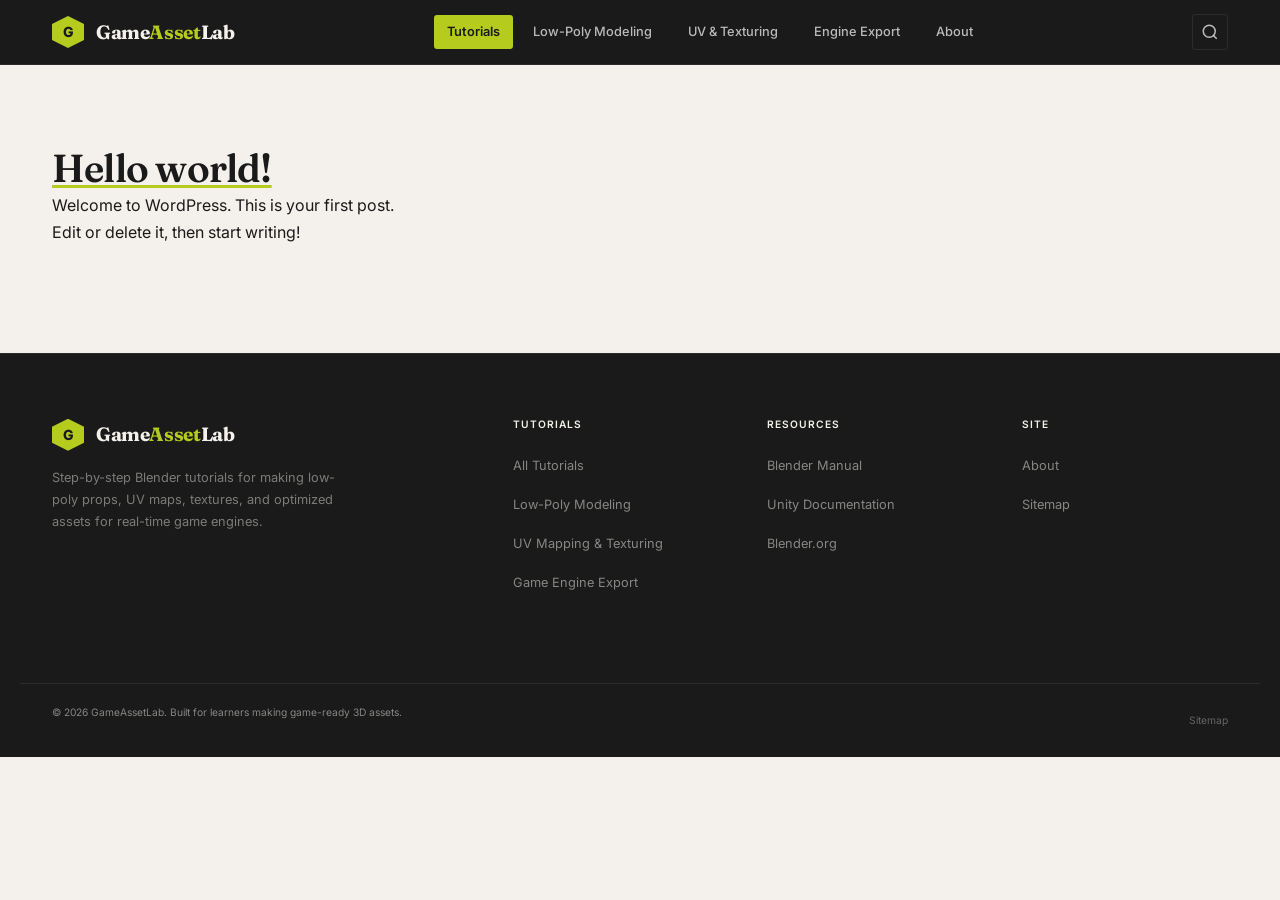
<file: category/uncategorized/index.html>
<!DOCTYPE html>
<html lang="en-US" class="no-js">
<head><meta charset="UTF-8">
	
	<meta name="viewport" content="width=device-width, initial-scale=1">
	<meta http-equiv="X-UA-Compatible" content="IE=edge">
	<meta name="robots" content="index, follow, max-image-preview:large, max-snippet:-1, max-video-preview:-1">

	<!-- This site is optimized with the Yoast SEO plugin v28.7 - https://yoast.com/product/yoast-seo-wordpress/ -->
	<title>Uncategorized Archives - GameAssetLab</title>
	<link rel="canonical" href="/category/uncategorized/">
	<meta property="og:locale" content="en_US">
	<meta property="og:type" content="article">
	<meta property="og:title" content="Uncategorized Archives - GameAssetLab">
	<meta property="og:url" content="/category/uncategorized/">
	<meta property="og:site_name" content="GameAssetLab">
	<meta name="twitter:card" content="summary_large_image">
	<script type="application/ld+json" class="yoast-schema-graph">{
	    "@context": "https:\/\/schema.org",
	    "@graph": [
	        {
	            "@type": "CollectionPage",
	            "@id": "\/category\/uncategorized\/",
	            "url": "\/category\/uncategorized\/",
	            "name": "Uncategorized Archives - GameAssetLab",
	            "isPartOf": {
	                "@id": "\/#website"
	            },
	            "breadcrumb": {
	                "@id": "\/category\/uncategorized\/#breadcrumb"
	            },
	            "inLanguage": "en-US"
	        },
	        {
	            "@type": "BreadcrumbList",
	            "@id": "\/category\/uncategorized\/#breadcrumb",
	            "itemListElement": [
	                {
	                    "@type": "ListItem",
	                    "position": 1,
	                    "name": "Home",
	                    "item": "\/"
	                },
	                {
	                    "@type": "ListItem",
	                    "position": 2,
	                    "name": "Uncategorized"
	                }
	            ]
	        },
	        {
	            "@type": "WebSite",
	            "@id": "\/#website",
	            "url": "\/",
	            "name": "GameAssetLab",
	            "description": "",
	            "potentialAction": [
	                {
	                    "@type": "SearchAction",
	                    "target": {
	                        "@type": "EntryPoint",
	                        "urlTemplate": "\/?s={search_term_string}"
	                    },
	                    "query-input": {
	                        "@type": "PropertyValueSpecification",
	                        "valueRequired": true,
	                        "valueName": "search_term_string"
	                    }
	                }
	            ],
	            "inLanguage": "en-US"
	        }
	    ]
	}</script>
	<!-- / Yoast SEO plugin. -->



<link rel="dns-prefetch" href="//fonts.googleapis.com">

<style id="wp-img-auto-sizes-contain-inline-css">
img:is([sizes=auto i],[sizes^="auto," i]){contain-intrinsic-size:3000px 1500px}
/*# sourceURL=wp-img-auto-sizes-contain-inline-css */
</style>
<style id="wp-emoji-styles-inline-css">

	img.wp-smiley, img.emoji {
		display: inline !important;
		border: none !important;
		box-shadow: none !important;
		height: 1em !important;
		width: 1em !important;
		margin: 0 0.07em !important;
		vertical-align: -0.1em !important;
		background: none !important;
		padding: 0 !important;
	}
/*# sourceURL=wp-emoji-styles-inline-css */
</style>
<style id="wp-block-library-inline-css">
:root{--wp-block-synced-color:#7a00df;--wp-block-synced-color--rgb:122,0,223;--wp-bound-block-color:var(--wp-block-synced-color);--wp-editor-canvas-background:#ddd;--wp-admin-theme-color:#007cba;--wp-admin-theme-color--rgb:0,124,186;--wp-admin-theme-color-darker-10:#006ba1;--wp-admin-theme-color-darker-10--rgb:0,107,160.5;--wp-admin-theme-color-darker-20:#005a87;--wp-admin-theme-color-darker-20--rgb:0,90,135;--wp-admin-border-width-focus:2px}@media (min-resolution:192dpi){:root{--wp-admin-border-width-focus:1.5px}}.wp-element-button{cursor:pointer}:root .has-very-light-gray-background-color{background-color:#eee}:root .has-very-dark-gray-background-color{background-color:#313131}:root .has-very-light-gray-color{color:#eee}:root .has-very-dark-gray-color{color:#313131}:root .has-vivid-green-cyan-to-vivid-cyan-blue-gradient-background{background:linear-gradient(135deg,#00d084,#0693e3)}:root .has-purple-crush-gradient-background{background:linear-gradient(135deg,#34e2e4,#4721fb 50%,#ab1dfe)}:root .has-hazy-dawn-gradient-background{background:linear-gradient(135deg,#faaca8,#dad0ec)}:root .has-subdued-olive-gradient-background{background:linear-gradient(135deg,#fafae1,#67a671)}:root .has-atomic-cream-gradient-background{background:linear-gradient(135deg,#fdd79a,#004a59)}:root .has-nightshade-gradient-background{background:linear-gradient(135deg,#330968,#31cdcf)}:root .has-midnight-gradient-background{background:linear-gradient(135deg,#020381,#2874fc)}:root{--wp--preset--font-size--normal:16px;--wp--preset--font-size--huge:42px}.has-regular-font-size{font-size:1em}.has-larger-font-size{font-size:2.625em}.has-normal-font-size{font-size:var(--wp--preset--font-size--normal)}.has-huge-font-size{font-size:var(--wp--preset--font-size--huge)}:root .has-text-align-center{text-align:center}:root .has-text-align-left{text-align:left}:root .has-text-align-right{text-align:right}.has-fit-text{white-space:nowrap!important}#end-resizable-editor-section{display:none}.aligncenter{clear:both}.items-justified-left{justify-content:flex-start}.items-justified-center{justify-content:center}.items-justified-right{justify-content:flex-end}.items-justified-space-between{justify-content:space-between}.screen-reader-text{word-wrap:normal!important;border:0;clip-path:inset(50%);height:1px;margin:-1px;overflow:hidden;padding:0;position:absolute;width:1px;word-break:normal!important}.screen-reader-text:focus{background-color:#ddd;clip-path:none;color:#444;display:block;font-size:1em;height:auto;left:5px;line-height:normal;padding:15px 23px 14px;text-decoration:none;top:5px;width:auto;z-index:100000}html :where(.has-border-color){border-style:solid}html :where([style^=border-color],[style*=";border-color"],[style*="; border-color"]){border-style:solid}html :where([style^=border-top-color],[style*=";border-top-color"],[style*="; border-top-color"]){border-top-style:solid}html :where([style^=border-right-color],[style*=";border-right-color"],[style*="; border-right-color"]){border-right-style:solid}html :where([style^=border-bottom-color],[style*=";border-bottom-color"],[style*="; border-bottom-color"]){border-bottom-style:solid}html :where([style^=border-left-color],[style*=";border-left-color"],[style*="; border-left-color"]){border-left-style:solid}html :where([style^=border-width],[style*=";border-width"],[style*="; border-width"]){border-style:solid}html :where([style^=border-top-width],[style*=";border-top-width"],[style*="; border-top-width"]){border-top-style:solid}html :where([style^=border-right-width],[style*=";border-right-width"],[style*="; border-right-width"]){border-right-style:solid}html :where([style^=border-bottom-width],[style*=";border-bottom-width"],[style*="; border-bottom-width"]){border-bottom-style:solid}html :where([style^=border-left-width],[style*=";border-left-width"],[style*="; border-left-width"]){border-left-style:solid}html :where(img[class*=wp-image-]){height:auto;max-width:100%}:where(figure){margin:0 0 1em}html :where(.is-position-sticky){--wp-admin--admin-bar--position-offset:var(--wp-admin--admin-bar--height,0px)}@media screen and (max-width:600px){html :where(.is-position-sticky){--wp-admin--admin-bar--position-offset:0px}}

/*# sourceURL=/wp-includes/css/dist/block-library/common.min.css */
</style>
<style id="wp-block-paragraph-inline-css">
.is-small-text{font-size:.875em}.is-regular-text{font-size:1em}.is-large-text{font-size:2.25em}.is-larger-text{font-size:3em}.has-drop-cap:not(:focus):first-letter{float:left;font-size:8.4em;font-style:normal;font-weight:100;line-height:.68;margin:.05em .1em 0 0;text-transform:uppercase}body.rtl .has-drop-cap:not(:focus):first-letter{float:none;margin-left:.1em}p.has-drop-cap.has-background{overflow:hidden}:root :where(p.has-background){padding:1.25em 2.375em}:where(p.has-text-color:not(.has-link-color)) a{color:inherit}p.has-text-align-left[style*="writing-mode:vertical-lr"],p.has-text-align-right[style*="writing-mode:vertical-rl"]{rotate:180deg}
/*# sourceURL=/wp-includes/blocks/paragraph/style.min.css */
</style>

<style id="classic-theme-styles-inline-css">
/*! This file is auto-generated */
.wp-block-button__link{color:#fff;background-color:#32373c;border-radius:9999px;box-shadow:none;text-decoration:none;padding:calc(.667em + 2px) calc(1.333em + 2px);font-size:1.125em}.wp-block-file__button{background:#32373c;color:#fff;text-decoration:none}
/*# sourceURL=/wp-includes/css/classic-themes.min.css */
</style>

<style id="global-styles-inline-css">
:root{--wp--preset--aspect-ratio--square: 1;--wp--preset--aspect-ratio--4-3: 4/3;--wp--preset--aspect-ratio--3-4: 3/4;--wp--preset--aspect-ratio--3-2: 3/2;--wp--preset--aspect-ratio--2-3: 2/3;--wp--preset--aspect-ratio--16-9: 16/9;--wp--preset--aspect-ratio--9-16: 9/16;--wp--preset--color--black: #000000;--wp--preset--color--cyan-bluish-gray: #abb8c3;--wp--preset--color--white: #ffffff;--wp--preset--color--pale-pink: #f78da7;--wp--preset--color--vivid-red: #cf2e2e;--wp--preset--color--luminous-vivid-orange: #ff6900;--wp--preset--color--luminous-vivid-amber: #fcb900;--wp--preset--color--light-green-cyan: #7bdcb5;--wp--preset--color--vivid-green-cyan: #00d084;--wp--preset--color--pale-cyan-blue: #8ed1fc;--wp--preset--color--vivid-cyan-blue: #0693e3;--wp--preset--color--vivid-purple: #9b51e0;--wp--preset--gradient--vivid-cyan-blue-to-vivid-purple: linear-gradient(135deg,rgb(6,147,227) 0%,rgb(155,81,224) 100%);--wp--preset--gradient--light-green-cyan-to-vivid-green-cyan: linear-gradient(135deg,rgb(122,220,180) 0%,rgb(0,208,130) 100%);--wp--preset--gradient--luminous-vivid-amber-to-luminous-vivid-orange: linear-gradient(135deg,rgb(252,185,0) 0%,rgb(255,105,0) 100%);--wp--preset--gradient--luminous-vivid-orange-to-vivid-red: linear-gradient(135deg,rgb(255,105,0) 0%,rgb(207,46,46) 100%);--wp--preset--gradient--very-light-gray-to-cyan-bluish-gray: linear-gradient(135deg,rgb(238,238,238) 0%,rgb(169,184,195) 100%);--wp--preset--gradient--cool-to-warm-spectrum: linear-gradient(135deg,rgb(74,234,220) 0%,rgb(151,120,209) 20%,rgb(207,42,186) 40%,rgb(238,44,130) 60%,rgb(251,105,98) 80%,rgb(254,248,76) 100%);--wp--preset--gradient--blush-light-purple: linear-gradient(135deg,rgb(255,206,236) 0%,rgb(152,150,240) 100%);--wp--preset--gradient--blush-bordeaux: linear-gradient(135deg,rgb(254,205,165) 0%,rgb(254,45,45) 50%,rgb(107,0,62) 100%);--wp--preset--gradient--luminous-dusk: linear-gradient(135deg,rgb(255,203,112) 0%,rgb(199,81,192) 50%,rgb(65,88,208) 100%);--wp--preset--gradient--pale-ocean: linear-gradient(135deg,rgb(255,245,203) 0%,rgb(182,227,212) 50%,rgb(51,167,181) 100%);--wp--preset--gradient--electric-grass: linear-gradient(135deg,rgb(202,248,128) 0%,rgb(113,206,126) 100%);--wp--preset--gradient--midnight: linear-gradient(135deg,rgb(2,3,129) 0%,rgb(40,116,252) 100%);--wp--preset--font-size--small: 13px;--wp--preset--font-size--medium: 20px;--wp--preset--font-size--large: 36px;--wp--preset--font-size--x-large: 42px;--wp--preset--spacing--20: 0.44rem;--wp--preset--spacing--30: 0.67rem;--wp--preset--spacing--40: 1rem;--wp--preset--spacing--50: 1.5rem;--wp--preset--spacing--60: 2.25rem;--wp--preset--spacing--70: 3.38rem;--wp--preset--spacing--80: 5.06rem;--wp--preset--shadow--natural: 6px 6px 9px rgba(0, 0, 0, 0.2);--wp--preset--shadow--deep: 12px 12px 50px rgba(0, 0, 0, 0.4);--wp--preset--shadow--sharp: 6px 6px 0px rgba(0, 0, 0, 0.2);--wp--preset--shadow--outlined: 6px 6px 0px -3px rgb(255, 255, 255), 6px 6px rgb(0, 0, 0);--wp--preset--shadow--crisp: 6px 6px 0px rgb(0, 0, 0);}.wp-block-button{--wp--preset--dimension--25: 25%;--wp--preset--dimension--50: 50%;--wp--preset--dimension--75: 75%;--wp--preset--dimension--100: 100%;}:where(body) { margin: 0; }:where(.is-layout-flex){gap: 0.5em;}:where(.is-layout-grid){gap: 0.5em;}body .is-layout-flex{display: flex;}.is-layout-flex{flex-wrap: wrap;align-items: center;}.is-layout-flex > :is(*, div){margin: 0;}body .is-layout-grid{display: grid;}.is-layout-grid > :is(*, div){margin: 0;}body{padding-top: 0px;padding-right: 0px;padding-bottom: 0px;padding-left: 0px;}:root :where(.wp-element-button, .wp-block-button__link){background-color: #32373c;border-width: 0;color: #fff;font-family: inherit;font-size: inherit;font-style: inherit;font-weight: inherit;letter-spacing: inherit;line-height: inherit;padding-top: calc(0.667em + 2px);padding-right: calc(1.333em + 2px);padding-bottom: calc(0.667em + 2px);padding-left: calc(1.333em + 2px);text-decoration: none;text-transform: inherit;}.has-black-color{color: var(--wp--preset--color--black) !important;}.has-cyan-bluish-gray-color{color: var(--wp--preset--color--cyan-bluish-gray) !important;}.has-white-color{color: var(--wp--preset--color--white) !important;}.has-pale-pink-color{color: var(--wp--preset--color--pale-pink) !important;}.has-vivid-red-color{color: var(--wp--preset--color--vivid-red) !important;}.has-luminous-vivid-orange-color{color: var(--wp--preset--color--luminous-vivid-orange) !important;}.has-luminous-vivid-amber-color{color: var(--wp--preset--color--luminous-vivid-amber) !important;}.has-light-green-cyan-color{color: var(--wp--preset--color--light-green-cyan) !important;}.has-vivid-green-cyan-color{color: var(--wp--preset--color--vivid-green-cyan) !important;}.has-pale-cyan-blue-color{color: var(--wp--preset--color--pale-cyan-blue) !important;}.has-vivid-cyan-blue-color{color: var(--wp--preset--color--vivid-cyan-blue) !important;}.has-vivid-purple-color{color: var(--wp--preset--color--vivid-purple) !important;}.has-black-background-color{background-color: var(--wp--preset--color--black) !important;}.has-cyan-bluish-gray-background-color{background-color: var(--wp--preset--color--cyan-bluish-gray) !important;}.has-white-background-color{background-color: var(--wp--preset--color--white) !important;}.has-pale-pink-background-color{background-color: var(--wp--preset--color--pale-pink) !important;}.has-vivid-red-background-color{background-color: var(--wp--preset--color--vivid-red) !important;}.has-luminous-vivid-orange-background-color{background-color: var(--wp--preset--color--luminous-vivid-orange) !important;}.has-luminous-vivid-amber-background-color{background-color: var(--wp--preset--color--luminous-vivid-amber) !important;}.has-light-green-cyan-background-color{background-color: var(--wp--preset--color--light-green-cyan) !important;}.has-vivid-green-cyan-background-color{background-color: var(--wp--preset--color--vivid-green-cyan) !important;}.has-pale-cyan-blue-background-color{background-color: var(--wp--preset--color--pale-cyan-blue) !important;}.has-vivid-cyan-blue-background-color{background-color: var(--wp--preset--color--vivid-cyan-blue) !important;}.has-vivid-purple-background-color{background-color: var(--wp--preset--color--vivid-purple) !important;}.has-black-border-color{border-color: var(--wp--preset--color--black) !important;}.has-cyan-bluish-gray-border-color{border-color: var(--wp--preset--color--cyan-bluish-gray) !important;}.has-white-border-color{border-color: var(--wp--preset--color--white) !important;}.has-pale-pink-border-color{border-color: var(--wp--preset--color--pale-pink) !important;}.has-vivid-red-border-color{border-color: var(--wp--preset--color--vivid-red) !important;}.has-luminous-vivid-orange-border-color{border-color: var(--wp--preset--color--luminous-vivid-orange) !important;}.has-luminous-vivid-amber-border-color{border-color: var(--wp--preset--color--luminous-vivid-amber) !important;}.has-light-green-cyan-border-color{border-color: var(--wp--preset--color--light-green-cyan) !important;}.has-vivid-green-cyan-border-color{border-color: var(--wp--preset--color--vivid-green-cyan) !important;}.has-pale-cyan-blue-border-color{border-color: var(--wp--preset--color--pale-cyan-blue) !important;}.has-vivid-cyan-blue-border-color{border-color: var(--wp--preset--color--vivid-cyan-blue) !important;}.has-vivid-purple-border-color{border-color: var(--wp--preset--color--vivid-purple) !important;}.has-vivid-cyan-blue-to-vivid-purple-gradient-background{background: var(--wp--preset--gradient--vivid-cyan-blue-to-vivid-purple) !important;}.has-light-green-cyan-to-vivid-green-cyan-gradient-background{background: var(--wp--preset--gradient--light-green-cyan-to-vivid-green-cyan) !important;}.has-luminous-vivid-amber-to-luminous-vivid-orange-gradient-background{background: var(--wp--preset--gradient--luminous-vivid-amber-to-luminous-vivid-orange) !important;}.has-luminous-vivid-orange-to-vivid-red-gradient-background{background: var(--wp--preset--gradient--luminous-vivid-orange-to-vivid-red) !important;}.has-very-light-gray-to-cyan-bluish-gray-gradient-background{background: var(--wp--preset--gradient--very-light-gray-to-cyan-bluish-gray) !important;}.has-cool-to-warm-spectrum-gradient-background{background: var(--wp--preset--gradient--cool-to-warm-spectrum) !important;}.has-blush-light-purple-gradient-background{background: var(--wp--preset--gradient--blush-light-purple) !important;}.has-blush-bordeaux-gradient-background{background: var(--wp--preset--gradient--blush-bordeaux) !important;}.has-luminous-dusk-gradient-background{background: var(--wp--preset--gradient--luminous-dusk) !important;}.has-pale-ocean-gradient-background{background: var(--wp--preset--gradient--pale-ocean) !important;}.has-electric-grass-gradient-background{background: var(--wp--preset--gradient--electric-grass) !important;}.has-midnight-gradient-background{background: var(--wp--preset--gradient--midnight) !important;}.has-small-font-size{font-size: var(--wp--preset--font-size--small) !important;}.has-medium-font-size{font-size: var(--wp--preset--font-size--medium) !important;}.has-large-font-size{font-size: var(--wp--preset--font-size--large) !important;}.has-x-large-font-size{font-size: var(--wp--preset--font-size--x-large) !important;}
/*# sourceURL=global-styles-inline-css */
</style>

<link rel="stylesheet" id="gal-fonts-css" href="https://fonts.googleapis.com/css2?family=Fraunces:ital,opsz,wght@0,9..144,300..900;1,9..144,300..900&amp;family=Inter:wght@400;500;600&amp;family=JetBrains+Mono:wght@400;700&amp;display=swap" media="all">
<link rel="stylesheet" id="gameassetlab-style-css" href="/wp-content/themes/gameassetlab-theme/style.css?ver=1.0.0" media="all">
<link rel="stylesheet" id="gameassetlab-components-css" href="/wp-content/themes/gameassetlab-theme/assets/css/components.css?ver=1.0.0" media="all">
</head>
<body class="archive category category-uncategorized category-1 wp-embed-responsive wp-theme-gameassetlab-theme">

<a class="skip-link" href="#main">Skip to main content</a>
<div class="reading-progress" id="reading-progress" role="progressbar" aria-label="Reading progress"></div>

<header class="site-header" role="banner">
	<div class="site-header__inner">

		<!-- Logo -->
		<a href="/" class="site-logo" rel="home" aria-label="GameAssetLab - home">
			<div class="site-logo__mark" aria-hidden="true">G</div>
			<span class="site-logo__text">Game<span>Asset</span>Lab</span>
		</a>

		<!-- Primary Navigation -->
		<nav class="site-nav" id="site-nav" role="navigation" aria-label="Primary">
			<a href="/tutorials/" class="site-nav__link site-nav__link--cta">Tutorials</a><a href="/tutorial-category/low-poly-modeling/" class="site-nav__link">Low-Poly Modeling</a><a href="/tutorial-category/uv-texturing/" class="site-nav__link">UV &amp; Texturing</a><a href="/tutorial-category/engine-export/" class="site-nav__link">Engine Export</a><a href="/about/" class="site-nav__link">About</a>		</nav>

		<div class="flex" style="gap:0.5rem; align-items:center;">
			<!-- Search toggle -->
			<button class="header-search-btn" id="search-toggle" aria-label="Open search" aria-expanded="false" aria-controls="header-search">
				<svg width="18" height="18" viewbox="0 0 24 24" fill="none" stroke="currentColor" stroke-width="2" aria-hidden="true" focusable="false">
					<circle cx="11" cy="11" r="8"></circle><path d="m21 21-4.35-4.35"></path>
				</svg>
			</button>

			<!-- Mobile toggle -->
			<button class="mobile-menu-toggle" id="mobile-menu-toggle" aria-label="Toggle navigation menu" aria-expanded="false" aria-controls="site-nav">
				<span></span><span></span><span></span>
			</button>
		</div>

	</div><!-- /.site-header__inner -->

	<!-- Search overlay -->
	<div class="header-search-overlay" id="header-search" role="search" aria-label="Site search">
		<form method="get" action="/">
			<label for="header-search-input" class="sr-only">Search tutorials</label>
			<input type="search" id="header-search-input" name="s" placeholder="Search tutorials, topics, or steps…" autocomplete="off" value="">
		</form>
	</div>
</header>

<main id="main" tabindex="-1">
	<section class="section">
		<div class="container">
			<div class="grid grid-3">
												<article>
						<h2><a href="/hello-world/">Hello world!</a></h2>
						<p>Welcome to WordPress. This is your first post. Edit or delete it, then start writing!</p>
					</article>
										</div>
					</div>
	</section>
</main>
﻿
<footer class="site-footer" role="contentinfo">
	<div class="site-footer__top">

		<!-- Brand column -->
		<div class="footer-brand">
			<a href="/" class="site-logo" rel="home" aria-label="GameAssetLab -” home">
				<div class="site-logo__mark" aria-hidden="true">G</div>
				<span class="site-logo__text">Game<span>Asset</span>Lab</span>
			</a>
			<p class="footer-brand__desc">
				Step-by-step Blender tutorials for making low-poly props, UV maps, textures, and optimized assets for real-time game engines.
			</p>
		</div>

		<!-- Tutorials column -->
		<div class="footer-col">
			<h4 class="footer-col__heading">Tutorials</h4>
			<ul>
				<li><a href="/tutorials/">All Tutorials</a></li>
				<li><a href="/tutorial-category/low-poly-modeling/">Low-Poly Modeling</a></li>
				<li><a href="/tutorial-category/uv-texturing/">UV Mapping &amp; Texturing</a></li>
				<li><a href="/tutorial-category/engine-export/">Game Engine Export</a></li>
			</ul>
		</div>

		<!-- Resources column -->
		<div class="footer-col">
			<h4 class="footer-col__heading">Resources</h4>
			<ul>
				<li><a href="https://docs.blender.org/" target="_blank" rel="noopener noreferrer">Blender Manual</a></li>
				<li><a href="https://docs.unity3d.com/Manual/index.html" target="_blank" rel="noopener noreferrer">Unity Documentation</a></li>
				<li><a href="https://www.blender.org/" target="_blank" rel="noopener noreferrer">Blender.org</a></li>
			</ul>
		</div>

		<!-- Site column -->
		<div class="footer-col">
			<h4 class="footer-col__heading">Site</h4>
			<ul>
				<li><a href="/about/">About</a></li>
				<li><a href="/sitemap.xml">Sitemap</a></li>
							</ul>
		</div>

	</div><!-- /.site-footer__top -->

	<div class="site-footer__bottom">
		<p>
			© 2026 GameAssetLab.
			Built for learners making game-ready 3D assets.		</p>
		<nav class="footer-legal" aria-label="Legal">
						<a href="/sitemap.xml">Sitemap</a>
		</nav>
	</div><!-- /.site-footer__bottom -->

</footer>

<script type="speculationrules">
{"prefetch":[{"source":"document","where":{"and":[{"href_matches":"/*"},{"not":{"href_matches":["/wp-*.php","/wp-admin/*","/wp-content/uploads/*","/wp-content/*","/wp-content/plugins/*","/wp-content/themes/gameassetlab-theme/*","/*\\?(.+)"]}},{"not":{"selector_matches":"a[rel~=\"nofollow\"]"}},{"not":{"selector_matches":".no-prefetch, .no-prefetch a"}}]},"eagerness":"conservative"}]}
</script>
<script id="gameassetlab-main-js-extra">
var galData = {"ajaxUrl":"/wp-admin/admin-ajax.php","nonce":"1cc3f652be","searchUrl":"/search/","siteUrl":"http://localhost:8881"};
//# sourceURL=gameassetlab-main-js-extra
</script>
<script data-wp-strategy="defer" defer id="gameassetlab-main-js" src="/wp-content/themes/gameassetlab-theme/assets/js/main.js?ver=1.0.0"></script>
<script id="wp-emoji-settings" type="application/json">
{"baseUrl":"https://s.w.org/images/core/emoji/17.0.2/72x72/","ext":".png","svgUrl":"https://s.w.org/images/core/emoji/17.0.2/svg/","svgExt":".svg","source":{"concatemoji":"/wp-includes/js/wp-emoji-release.min.js?ver=7.1.3"}}
</script>
<script type="module">
/*! This file is auto-generated */
var e="script#wp-emoji-settings",t=document.querySelector(e);if(!(t instanceof HTMLScriptElement))throw new Error("Element missing: "+e);const r=JSON.parse(t.text),s=(window._wpemojiSettings=r,"wpEmojiSettingsSupports"),o=["flag","emoji"];function i(e){try{var t={supportTests:e,timestamp:(new Date).valueOf()};sessionStorage.setItem(s,JSON.stringify(t))}catch(e){}}function c(e,t,n){e.clearRect(0,0,e.canvas.width,e.canvas.height),e.fillText(t,0,0);t=new Uint32Array(e.getImageData(0,0,e.canvas.width,e.canvas.height).data);e.clearRect(0,0,e.canvas.width,e.canvas.height),e.fillText(n,0,0);const r=new Uint32Array(e.getImageData(0,0,e.canvas.width,e.canvas.height).data);return t.every((e,t)=>e===r[t])}function p(e,t){e.clearRect(0,0,e.canvas.width,e.canvas.height),e.fillText(t,0,0);var n=e.getImageData(16,16,1,1);for(let e=0;e<n.data.length;e++)if(0!==n.data[e])return!1;return!0}function u(e,t,n,r){switch(t){case"flag":return n(e,"\ud83c\udff3\ufe0f\u200d\u26a7\ufe0f","\ud83c\udff3\ufe0f\u200b\u26a7\ufe0f")?!1:!n(e,"\ud83c\udde8\ud83c\uddf6","\ud83c\udde8\u200b\ud83c\uddf6")&&!n(e,"\ud83c\udff4\udb40\udc67\udb40\udc62\udb40\udc65\udb40\udc6e\udb40\udc67\udb40\udc7f","\ud83c\udff4\u200b\udb40\udc67\u200b\udb40\udc62\u200b\udb40\udc65\u200b\udb40\udc6e\u200b\udb40\udc67\u200b\udb40\udc7f");case"emoji":return!r(e,"\ud83e\u1fac8")}return!1}function f(e,t,n,r){let a;const s=(a="undefined"!=typeof WorkerGlobalScope&&self instanceof WorkerGlobalScope?new OffscreenCanvas(300,150):document.createElement("canvas")).getContext("2d",{willReadFrequently:!0}),o=(s.textBaseline="top",s.font="600 32px Arial",{});return e.forEach(e=>{o[e]=t(s,e,n,r)}),o}function a(e){var t=document.createElement("script");t.src=e,t.defer=!0,document.head.appendChild(t)}r.supports={everything:!0,everythingExceptFlag:!0},new Promise(t=>{let n=function(){try{var e=JSON.parse(sessionStorage.getItem(s));if("object"==typeof e&&"number"==typeof e.timestamp&&(new Date).valueOf()<e.timestamp+604800&&"object"==typeof e.supportTests)return e.supportTests}catch(e){}return null}();if(!n){if("undefined"!=typeof Worker&&"undefined"!=typeof OffscreenCanvas&&"undefined"!=typeof URL&&URL.createObjectURL&&"undefined"!=typeof Blob)try{var e="postMessage("+f.toString()+"("+[JSON.stringify(o),u.toString(),c.toString(),p.toString()].join(",")+"));",r=new Blob([e],{type:"text/javascript"});const a=new Worker(URL.createObjectURL(r),{name:"wpTestEmojiSupports"});return void(a.onmessage=e=>{i(n=e.data),a.terminate(),t(n)})}catch(e){}i(n=f(o,u,c,p))}t(n)}).then(e=>{for(const n in e)r.supports[n]=e[n],r.supports.everything=r.supports.everything&&r.supports[n],"flag"!==n&&(r.supports.everythingExceptFlag=r.supports.everythingExceptFlag&&r.supports[n]);var t;r.supports.everythingExceptFlag=r.supports.everythingExceptFlag&&!r.supports.flag,r.supports.everything||((t=r.source||{}).concatemoji?a(t.concatemoji):t.wpemoji&&t.twemoji&&(a(t.twemoji),a(t.wpemoji)))});
//# sourceURL=/wp-includes/js/wp-emoji-loader.min.js
</script>
</body>
</html>
</file>
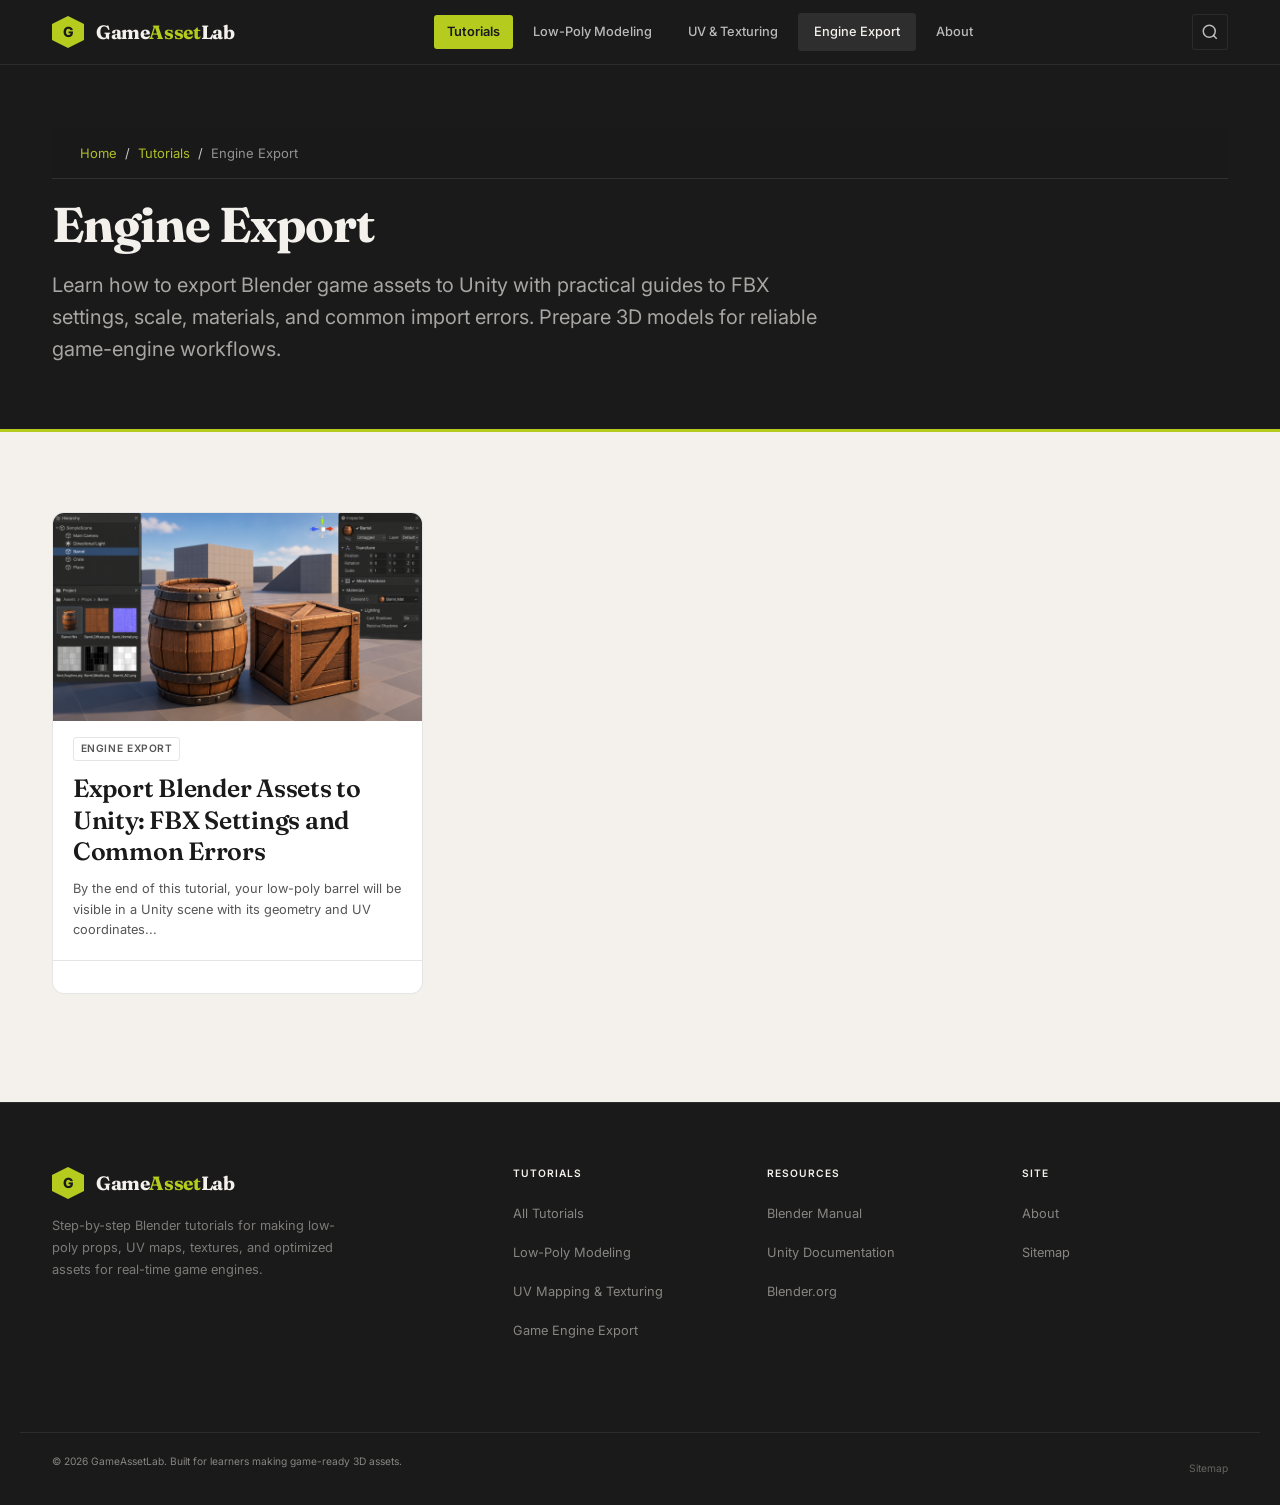
<file: tutorial-category/engine-export/index.html>
<!DOCTYPE html>
<html lang="en-US" class="no-js">
<head><meta charset="UTF-8">
	
	<meta name="viewport" content="width=device-width, initial-scale=1">
	<meta http-equiv="X-UA-Compatible" content="IE=edge">
	<meta name="robots" content="index, follow, max-image-preview:large, max-snippet:-1, max-video-preview:-1">

	<!-- This site is optimized with the Yoast SEO plugin v28.7 - https://yoast.com/product/yoast-seo-wordpress/ -->
	<title>Blender to Unity Export Tutorials | GameAssetLab</title>
	<meta name="description" content="Learn how to export Blender game assets to Unity. Follow tutorials on FBX export settings, materials, scale, and troubleshooting common import errors.">
	<link rel="canonical" href="/tutorial-category/engine-export/">
	<meta property="og:locale" content="en_US">
	<meta property="og:type" content="article">
	<meta property="og:title" content="Blender to Unity Export Tutorials | GameAssetLab">
	<meta property="og:description" content="Learn how to export Blender game assets to Unity. Follow tutorials on FBX export settings, materials, scale, and troubleshooting common import errors.">
	<meta property="og:url" content="/tutorial-category/engine-export/">
	<meta property="og:site_name" content="GameAssetLab">
	<meta name="twitter:card" content="summary_large_image">
	<script type="application/ld+json" class="yoast-schema-graph">{
	    "@context": "https:\/\/schema.org",
	    "@graph": [
	        {
	            "@type": "CollectionPage",
	            "@id": "\/tutorial-category\/engine-export\/",
	            "url": "\/tutorial-category\/engine-export\/",
	            "name": "Blender to Unity Export Tutorials | GameAssetLab",
	            "isPartOf": {
	                "@id": "\/#website"
	            },
	            "primaryImageOfPage": {
	                "@id": "\/tutorial-category\/engine-export\/#primaryimage"
	            },
	            "image": {
	                "@id": "\/tutorial-category\/engine-export\/#primaryimage"
	            },
	            "thumbnailUrl": "\/wp-content\/uploads\/2026\/10\/f1e5c794-17e0-4c69-8621-ee48979b203c.png",
	            "description": "Learn how to export Blender game assets to Unity. Follow tutorials on FBX export settings, materials, scale, and troubleshooting common import errors.",
	            "breadcrumb": {
	                "@id": "\/tutorial-category\/engine-export\/#breadcrumb"
	            },
	            "inLanguage": "en-US"
	        },
	        {
	            "@type": "ImageObject",
	            "inLanguage": "en-US",
	            "@id": "\/tutorial-category\/engine-export\/#primaryimage",
	            "url": "\/wp-content\/uploads\/2026\/10\/f1e5c794-17e0-4c69-8621-ee48979b203c.png",
	            "contentUrl": "\/wp-content\/uploads\/2026\/10\/f1e5c794-17e0-4c69-8621-ee48979b203c.png",
	            "width": 1672,
	            "height": 941
	        },
	        {
	            "@type": "BreadcrumbList",
	            "@id": "\/tutorial-category\/engine-export\/#breadcrumb",
	            "itemListElement": [
	                {
	                    "@type": "ListItem",
	                    "position": 1,
	                    "name": "Home",
	                    "item": "\/"
	                },
	                {
	                    "@type": "ListItem",
	                    "position": 2,
	                    "name": "Engine Export"
	                }
	            ]
	        },
	        {
	            "@type": "WebSite",
	            "@id": "\/#website",
	            "url": "\/",
	            "name": "GameAssetLab",
	            "description": "",
	            "potentialAction": [
	                {
	                    "@type": "SearchAction",
	                    "target": {
	                        "@type": "EntryPoint",
	                        "urlTemplate": "\/?s={search_term_string}"
	                    },
	                    "query-input": {
	                        "@type": "PropertyValueSpecification",
	                        "valueRequired": true,
	                        "valueName": "search_term_string"
	                    }
	                }
	            ],
	            "inLanguage": "en-US"
	        }
	    ]
	}</script>
	<!-- / Yoast SEO plugin. -->



<link rel="dns-prefetch" href="//fonts.googleapis.com">

<style id="wp-img-auto-sizes-contain-inline-css">
img:is([sizes=auto i],[sizes^="auto," i]){contain-intrinsic-size:3000px 1500px}
/*# sourceURL=wp-img-auto-sizes-contain-inline-css */
</style>
<style id="wp-emoji-styles-inline-css">

	img.wp-smiley, img.emoji {
		display: inline !important;
		border: none !important;
		box-shadow: none !important;
		height: 1em !important;
		width: 1em !important;
		margin: 0 0.07em !important;
		vertical-align: -0.1em !important;
		background: none !important;
		padding: 0 !important;
	}
/*# sourceURL=wp-emoji-styles-inline-css */
</style>
<style id="wp-block-library-inline-css">
:root{--wp-block-synced-color:#7a00df;--wp-block-synced-color--rgb:122,0,223;--wp-bound-block-color:var(--wp-block-synced-color);--wp-editor-canvas-background:#ddd;--wp-admin-theme-color:#007cba;--wp-admin-theme-color--rgb:0,124,186;--wp-admin-theme-color-darker-10:#006ba1;--wp-admin-theme-color-darker-10--rgb:0,107,160.5;--wp-admin-theme-color-darker-20:#005a87;--wp-admin-theme-color-darker-20--rgb:0,90,135;--wp-admin-border-width-focus:2px}@media (min-resolution:192dpi){:root{--wp-admin-border-width-focus:1.5px}}.wp-element-button{cursor:pointer}:root .has-very-light-gray-background-color{background-color:#eee}:root .has-very-dark-gray-background-color{background-color:#313131}:root .has-very-light-gray-color{color:#eee}:root .has-very-dark-gray-color{color:#313131}:root .has-vivid-green-cyan-to-vivid-cyan-blue-gradient-background{background:linear-gradient(135deg,#00d084,#0693e3)}:root .has-purple-crush-gradient-background{background:linear-gradient(135deg,#34e2e4,#4721fb 50%,#ab1dfe)}:root .has-hazy-dawn-gradient-background{background:linear-gradient(135deg,#faaca8,#dad0ec)}:root .has-subdued-olive-gradient-background{background:linear-gradient(135deg,#fafae1,#67a671)}:root .has-atomic-cream-gradient-background{background:linear-gradient(135deg,#fdd79a,#004a59)}:root .has-nightshade-gradient-background{background:linear-gradient(135deg,#330968,#31cdcf)}:root .has-midnight-gradient-background{background:linear-gradient(135deg,#020381,#2874fc)}:root{--wp--preset--font-size--normal:16px;--wp--preset--font-size--huge:42px}.has-regular-font-size{font-size:1em}.has-larger-font-size{font-size:2.625em}.has-normal-font-size{font-size:var(--wp--preset--font-size--normal)}.has-huge-font-size{font-size:var(--wp--preset--font-size--huge)}:root .has-text-align-center{text-align:center}:root .has-text-align-left{text-align:left}:root .has-text-align-right{text-align:right}.has-fit-text{white-space:nowrap!important}#end-resizable-editor-section{display:none}.aligncenter{clear:both}.items-justified-left{justify-content:flex-start}.items-justified-center{justify-content:center}.items-justified-right{justify-content:flex-end}.items-justified-space-between{justify-content:space-between}.screen-reader-text{word-wrap:normal!important;border:0;clip-path:inset(50%);height:1px;margin:-1px;overflow:hidden;padding:0;position:absolute;width:1px;word-break:normal!important}.screen-reader-text:focus{background-color:#ddd;clip-path:none;color:#444;display:block;font-size:1em;height:auto;left:5px;line-height:normal;padding:15px 23px 14px;text-decoration:none;top:5px;width:auto;z-index:100000}html :where(.has-border-color){border-style:solid}html :where([style^=border-color],[style*=";border-color"],[style*="; border-color"]){border-style:solid}html :where([style^=border-top-color],[style*=";border-top-color"],[style*="; border-top-color"]){border-top-style:solid}html :where([style^=border-right-color],[style*=";border-right-color"],[style*="; border-right-color"]){border-right-style:solid}html :where([style^=border-bottom-color],[style*=";border-bottom-color"],[style*="; border-bottom-color"]){border-bottom-style:solid}html :where([style^=border-left-color],[style*=";border-left-color"],[style*="; border-left-color"]){border-left-style:solid}html :where([style^=border-width],[style*=";border-width"],[style*="; border-width"]){border-style:solid}html :where([style^=border-top-width],[style*=";border-top-width"],[style*="; border-top-width"]){border-top-style:solid}html :where([style^=border-right-width],[style*=";border-right-width"],[style*="; border-right-width"]){border-right-style:solid}html :where([style^=border-bottom-width],[style*=";border-bottom-width"],[style*="; border-bottom-width"]){border-bottom-style:solid}html :where([style^=border-left-width],[style*=";border-left-width"],[style*="; border-left-width"]){border-left-style:solid}html :where(img[class*=wp-image-]){height:auto;max-width:100%}:where(figure){margin:0 0 1em}html :where(.is-position-sticky){--wp-admin--admin-bar--position-offset:var(--wp-admin--admin-bar--height,0px)}@media screen and (max-width:600px){html :where(.is-position-sticky){--wp-admin--admin-bar--position-offset:0px}}

/*# sourceURL=/wp-includes/css/dist/block-library/common.min.css */
</style>
<style id="classic-theme-styles-inline-css">
/*! This file is auto-generated */
.wp-block-button__link{color:#fff;background-color:#32373c;border-radius:9999px;box-shadow:none;text-decoration:none;padding:calc(.667em + 2px) calc(1.333em + 2px);font-size:1.125em}.wp-block-file__button{background:#32373c;color:#fff;text-decoration:none}
/*# sourceURL=/wp-includes/css/classic-themes.min.css */
</style>

<style id="global-styles-inline-css">
:root{--wp--preset--aspect-ratio--square: 1;--wp--preset--aspect-ratio--4-3: 4/3;--wp--preset--aspect-ratio--3-4: 3/4;--wp--preset--aspect-ratio--3-2: 3/2;--wp--preset--aspect-ratio--2-3: 2/3;--wp--preset--aspect-ratio--16-9: 16/9;--wp--preset--aspect-ratio--9-16: 9/16;--wp--preset--color--black: #000000;--wp--preset--color--cyan-bluish-gray: #abb8c3;--wp--preset--color--white: #ffffff;--wp--preset--color--pale-pink: #f78da7;--wp--preset--color--vivid-red: #cf2e2e;--wp--preset--color--luminous-vivid-orange: #ff6900;--wp--preset--color--luminous-vivid-amber: #fcb900;--wp--preset--color--light-green-cyan: #7bdcb5;--wp--preset--color--vivid-green-cyan: #00d084;--wp--preset--color--pale-cyan-blue: #8ed1fc;--wp--preset--color--vivid-cyan-blue: #0693e3;--wp--preset--color--vivid-purple: #9b51e0;--wp--preset--gradient--vivid-cyan-blue-to-vivid-purple: linear-gradient(135deg,rgb(6,147,227) 0%,rgb(155,81,224) 100%);--wp--preset--gradient--light-green-cyan-to-vivid-green-cyan: linear-gradient(135deg,rgb(122,220,180) 0%,rgb(0,208,130) 100%);--wp--preset--gradient--luminous-vivid-amber-to-luminous-vivid-orange: linear-gradient(135deg,rgb(252,185,0) 0%,rgb(255,105,0) 100%);--wp--preset--gradient--luminous-vivid-orange-to-vivid-red: linear-gradient(135deg,rgb(255,105,0) 0%,rgb(207,46,46) 100%);--wp--preset--gradient--very-light-gray-to-cyan-bluish-gray: linear-gradient(135deg,rgb(238,238,238) 0%,rgb(169,184,195) 100%);--wp--preset--gradient--cool-to-warm-spectrum: linear-gradient(135deg,rgb(74,234,220) 0%,rgb(151,120,209) 20%,rgb(207,42,186) 40%,rgb(238,44,130) 60%,rgb(251,105,98) 80%,rgb(254,248,76) 100%);--wp--preset--gradient--blush-light-purple: linear-gradient(135deg,rgb(255,206,236) 0%,rgb(152,150,240) 100%);--wp--preset--gradient--blush-bordeaux: linear-gradient(135deg,rgb(254,205,165) 0%,rgb(254,45,45) 50%,rgb(107,0,62) 100%);--wp--preset--gradient--luminous-dusk: linear-gradient(135deg,rgb(255,203,112) 0%,rgb(199,81,192) 50%,rgb(65,88,208) 100%);--wp--preset--gradient--pale-ocean: linear-gradient(135deg,rgb(255,245,203) 0%,rgb(182,227,212) 50%,rgb(51,167,181) 100%);--wp--preset--gradient--electric-grass: linear-gradient(135deg,rgb(202,248,128) 0%,rgb(113,206,126) 100%);--wp--preset--gradient--midnight: linear-gradient(135deg,rgb(2,3,129) 0%,rgb(40,116,252) 100%);--wp--preset--font-size--small: 13px;--wp--preset--font-size--medium: 20px;--wp--preset--font-size--large: 36px;--wp--preset--font-size--x-large: 42px;--wp--preset--spacing--20: 0.44rem;--wp--preset--spacing--30: 0.67rem;--wp--preset--spacing--40: 1rem;--wp--preset--spacing--50: 1.5rem;--wp--preset--spacing--60: 2.25rem;--wp--preset--spacing--70: 3.38rem;--wp--preset--spacing--80: 5.06rem;--wp--preset--shadow--natural: 6px 6px 9px rgba(0, 0, 0, 0.2);--wp--preset--shadow--deep: 12px 12px 50px rgba(0, 0, 0, 0.4);--wp--preset--shadow--sharp: 6px 6px 0px rgba(0, 0, 0, 0.2);--wp--preset--shadow--outlined: 6px 6px 0px -3px rgb(255, 255, 255), 6px 6px rgb(0, 0, 0);--wp--preset--shadow--crisp: 6px 6px 0px rgb(0, 0, 0);}.wp-block-button{--wp--preset--dimension--25: 25%;--wp--preset--dimension--50: 50%;--wp--preset--dimension--75: 75%;--wp--preset--dimension--100: 100%;}:where(body) { margin: 0; }:where(.is-layout-flex){gap: 0.5em;}:where(.is-layout-grid){gap: 0.5em;}body .is-layout-flex{display: flex;}.is-layout-flex{flex-wrap: wrap;align-items: center;}.is-layout-flex > :is(*, div){margin: 0;}body .is-layout-grid{display: grid;}.is-layout-grid > :is(*, div){margin: 0;}body{padding-top: 0px;padding-right: 0px;padding-bottom: 0px;padding-left: 0px;}:root :where(.wp-element-button, .wp-block-button__link){background-color: #32373c;border-width: 0;color: #fff;font-family: inherit;font-size: inherit;font-style: inherit;font-weight: inherit;letter-spacing: inherit;line-height: inherit;padding-top: calc(0.667em + 2px);padding-right: calc(1.333em + 2px);padding-bottom: calc(0.667em + 2px);padding-left: calc(1.333em + 2px);text-decoration: none;text-transform: inherit;}.has-black-color{color: var(--wp--preset--color--black) !important;}.has-cyan-bluish-gray-color{color: var(--wp--preset--color--cyan-bluish-gray) !important;}.has-white-color{color: var(--wp--preset--color--white) !important;}.has-pale-pink-color{color: var(--wp--preset--color--pale-pink) !important;}.has-vivid-red-color{color: var(--wp--preset--color--vivid-red) !important;}.has-luminous-vivid-orange-color{color: var(--wp--preset--color--luminous-vivid-orange) !important;}.has-luminous-vivid-amber-color{color: var(--wp--preset--color--luminous-vivid-amber) !important;}.has-light-green-cyan-color{color: var(--wp--preset--color--light-green-cyan) !important;}.has-vivid-green-cyan-color{color: var(--wp--preset--color--vivid-green-cyan) !important;}.has-pale-cyan-blue-color{color: var(--wp--preset--color--pale-cyan-blue) !important;}.has-vivid-cyan-blue-color{color: var(--wp--preset--color--vivid-cyan-blue) !important;}.has-vivid-purple-color{color: var(--wp--preset--color--vivid-purple) !important;}.has-black-background-color{background-color: var(--wp--preset--color--black) !important;}.has-cyan-bluish-gray-background-color{background-color: var(--wp--preset--color--cyan-bluish-gray) !important;}.has-white-background-color{background-color: var(--wp--preset--color--white) !important;}.has-pale-pink-background-color{background-color: var(--wp--preset--color--pale-pink) !important;}.has-vivid-red-background-color{background-color: var(--wp--preset--color--vivid-red) !important;}.has-luminous-vivid-orange-background-color{background-color: var(--wp--preset--color--luminous-vivid-orange) !important;}.has-luminous-vivid-amber-background-color{background-color: var(--wp--preset--color--luminous-vivid-amber) !important;}.has-light-green-cyan-background-color{background-color: var(--wp--preset--color--light-green-cyan) !important;}.has-vivid-green-cyan-background-color{background-color: var(--wp--preset--color--vivid-green-cyan) !important;}.has-pale-cyan-blue-background-color{background-color: var(--wp--preset--color--pale-cyan-blue) !important;}.has-vivid-cyan-blue-background-color{background-color: var(--wp--preset--color--vivid-cyan-blue) !important;}.has-vivid-purple-background-color{background-color: var(--wp--preset--color--vivid-purple) !important;}.has-black-border-color{border-color: var(--wp--preset--color--black) !important;}.has-cyan-bluish-gray-border-color{border-color: var(--wp--preset--color--cyan-bluish-gray) !important;}.has-white-border-color{border-color: var(--wp--preset--color--white) !important;}.has-pale-pink-border-color{border-color: var(--wp--preset--color--pale-pink) !important;}.has-vivid-red-border-color{border-color: var(--wp--preset--color--vivid-red) !important;}.has-luminous-vivid-orange-border-color{border-color: var(--wp--preset--color--luminous-vivid-orange) !important;}.has-luminous-vivid-amber-border-color{border-color: var(--wp--preset--color--luminous-vivid-amber) !important;}.has-light-green-cyan-border-color{border-color: var(--wp--preset--color--light-green-cyan) !important;}.has-vivid-green-cyan-border-color{border-color: var(--wp--preset--color--vivid-green-cyan) !important;}.has-pale-cyan-blue-border-color{border-color: var(--wp--preset--color--pale-cyan-blue) !important;}.has-vivid-cyan-blue-border-color{border-color: var(--wp--preset--color--vivid-cyan-blue) !important;}.has-vivid-purple-border-color{border-color: var(--wp--preset--color--vivid-purple) !important;}.has-vivid-cyan-blue-to-vivid-purple-gradient-background{background: var(--wp--preset--gradient--vivid-cyan-blue-to-vivid-purple) !important;}.has-light-green-cyan-to-vivid-green-cyan-gradient-background{background: var(--wp--preset--gradient--light-green-cyan-to-vivid-green-cyan) !important;}.has-luminous-vivid-amber-to-luminous-vivid-orange-gradient-background{background: var(--wp--preset--gradient--luminous-vivid-amber-to-luminous-vivid-orange) !important;}.has-luminous-vivid-orange-to-vivid-red-gradient-background{background: var(--wp--preset--gradient--luminous-vivid-orange-to-vivid-red) !important;}.has-very-light-gray-to-cyan-bluish-gray-gradient-background{background: var(--wp--preset--gradient--very-light-gray-to-cyan-bluish-gray) !important;}.has-cool-to-warm-spectrum-gradient-background{background: var(--wp--preset--gradient--cool-to-warm-spectrum) !important;}.has-blush-light-purple-gradient-background{background: var(--wp--preset--gradient--blush-light-purple) !important;}.has-blush-bordeaux-gradient-background{background: var(--wp--preset--gradient--blush-bordeaux) !important;}.has-luminous-dusk-gradient-background{background: var(--wp--preset--gradient--luminous-dusk) !important;}.has-pale-ocean-gradient-background{background: var(--wp--preset--gradient--pale-ocean) !important;}.has-electric-grass-gradient-background{background: var(--wp--preset--gradient--electric-grass) !important;}.has-midnight-gradient-background{background: var(--wp--preset--gradient--midnight) !important;}.has-small-font-size{font-size: var(--wp--preset--font-size--small) !important;}.has-medium-font-size{font-size: var(--wp--preset--font-size--medium) !important;}.has-large-font-size{font-size: var(--wp--preset--font-size--large) !important;}.has-x-large-font-size{font-size: var(--wp--preset--font-size--x-large) !important;}
/*# sourceURL=global-styles-inline-css */
</style>

<link rel="stylesheet" id="gal-fonts-css" href="https://fonts.googleapis.com/css2?family=Fraunces:ital,opsz,wght@0,9..144,300..900;1,9..144,300..900&amp;family=Inter:wght@400;500;600&amp;family=JetBrains+Mono:wght@400;700&amp;display=swap" media="all">
<link rel="stylesheet" id="gameassetlab-style-css" href="/wp-content/themes/gameassetlab-theme/style.css?ver=1.0.0" media="all">
<link rel="stylesheet" id="gameassetlab-components-css" href="/wp-content/themes/gameassetlab-theme/assets/css/components.css?ver=1.0.0" media="all">
</head>
<body class="archive tax-tutorial_cat term-engine-export term-5 wp-embed-responsive wp-theme-gameassetlab-theme">

<a class="skip-link" href="#main">Skip to main content</a>
<div class="reading-progress" id="reading-progress" role="progressbar" aria-label="Reading progress"></div>

<header class="site-header" role="banner">
	<div class="site-header__inner">

		<!-- Logo -->
		<a href="/" class="site-logo" rel="home" aria-label="GameAssetLab -” home">
			<div class="site-logo__mark" aria-hidden="true">G</div>
			<span class="site-logo__text">Game<span>Asset</span>Lab</span>
		</a>

		<!-- Primary Navigation -->
		<nav class="site-nav" id="site-nav" role="navigation" aria-label="Primary">
			<a href="/tutorials/" class="site-nav__link site-nav__link--cta">Tutorials</a><a href="/tutorial-category/low-poly-modeling/" class="site-nav__link">Low-Poly Modeling</a><a href="/tutorial-category/uv-texturing/" class="site-nav__link">UV &amp; Texturing</a><a href="/tutorial-category/engine-export/" class="site-nav__link" aria-current="page">Engine Export</a><a href="/about/" class="site-nav__link">About</a>		</nav>

		<div class="flex" style="gap:0.5rem; align-items:center;">
			<!-- Search toggle -->
			<button class="header-search-btn" id="search-toggle" aria-label="Open search" aria-expanded="false" aria-controls="header-search">
				<svg width="18" height="18" viewbox="0 0 24 24" fill="none" stroke="currentColor" stroke-width="2" aria-hidden="true" focusable="false">
					<circle cx="11" cy="11" r="8"></circle><path d="m21 21-4.35-4.35"></path>
				</svg>
			</button>

			<!-- Mobile toggle -->
			<button class="mobile-menu-toggle" id="mobile-menu-toggle" aria-label="Toggle navigation menu" aria-expanded="false" aria-controls="site-nav">
				<span></span><span></span><span></span>
			</button>
		</div>

	</div><!-- /.site-header__inner -->

	<!-- Search overlay -->
	<div class="header-search-overlay" id="header-search" role="search" aria-label="Site search">
		<form method="get" action="/">
			<label for="header-search-input" class="sr-only">Search tutorials</label>
			<input type="search" id="header-search-input" name="s" placeholder="Search tutorials, topics, or steps…" autocomplete="off" value="">
		</form>
	</div>
</header>
<main id="main" tabindex="-1">

	<!-- Category hero -->
	<div class="cat-hero">
		<div class="cat-hero__inner">
			<nav class="breadcrumbs" aria-label="Breadcrumb"><ol><li><a href="/">Home</a></li><li><a href="/tutorials/">Tutorials</a></li><li aria-current="page">Engine Export</li></ol></nav>			<div style="margin-top:var(--space-4);">
							</div>
			<h1 class="cat-hero__title">Engine Export</h1>
			<p class="cat-hero__desc">Learn how to export Blender game assets to Unity with practical guides to FBX settings, scale, materials, and common import errors. Prepare 3D models for reliable game-engine workflows.</p>
		</div>
	</div>

	<section class="section section--paper">
		<div class="container">

			
						<div class="grid grid-3">
					<a href="/tutorials/blender-to-unity-fbx/" class="tutorial-card">
		<div class="tutorial-card__image">
							<img width="800" height="450" src="/wp-content/uploads/2026/10/f1e5c794-17e0-4c69-8621-ee48979b203c-800x450.png" class="attachment-gal-card size-gal-card" alt="Export Blender Assets to Unity: FBX Settings and Common Errors" loading="lazy" decoding="async" srcset="/wp-content/uploads/2026/10/f1e5c794-17e0-4c69-8621-ee48979b203c-800x450.png 800w, /wp-content/uploads/2026/10/f1e5c794-17e0-4c69-8621-ee48979b203c-300x169.png 300w, /wp-content/uploads/2026/10/f1e5c794-17e0-4c69-8621-ee48979b203c-1024x576.png 1024w, /wp-content/uploads/2026/10/f1e5c794-17e0-4c69-8621-ee48979b203c-768x432.png 768w, /wp-content/uploads/2026/10/f1e5c794-17e0-4c69-8621-ee48979b203c-1536x864.png 1536w, /wp-content/uploads/2026/10/f1e5c794-17e0-4c69-8621-ee48979b203c-1200x675.png 1200w, /wp-content/uploads/2026/10/f1e5c794-17e0-4c69-8621-ee48979b203c-400x225.png 400w, /wp-content/uploads/2026/10/f1e5c794-17e0-4c69-8621-ee48979b203c.png 1672w" sizes="auto, (max-width: 800px) 100vw, 800px">					</div>
		<div class="tutorial-card__meta-bar">
							<span class="tag tag-outline">Engine Export</span>
								</div>
		<div class="tutorial-card__body">
			<h3 class="tutorial-card__title">Export Blender Assets to Unity: FBX Settings and Common Errors</h3>
							<p class="tutorial-card__excerpt">By the end of this tutorial, your low-poly barrel will be visible in a Unity scene with its geometry and UV coordinates...</p>
					</div>
		<div class="tutorial-card__footer">
								</div>
	</a>
				</div>
			
			
			<!-- Workflow next step -->
			
		</div>
	</section>

</main>

﻿
<footer class="site-footer" role="contentinfo">
	<div class="site-footer__top">

		<!-- Brand column -->
		<div class="footer-brand">
			<a href="/" class="site-logo" rel="home" aria-label="GameAssetLab -” home">
				<div class="site-logo__mark" aria-hidden="true">G</div>
				<span class="site-logo__text">Game<span>Asset</span>Lab</span>
			</a>
			<p class="footer-brand__desc">
				Step-by-step Blender tutorials for making low-poly props, UV maps, textures, and optimized assets for real-time game engines.
			</p>
		</div>

		<!-- Tutorials column -->
		<div class="footer-col">
			<h4 class="footer-col__heading">Tutorials</h4>
			<ul>
				<li><a href="/tutorials/">All Tutorials</a></li>
				<li><a href="/tutorial-category/low-poly-modeling/">Low-Poly Modeling</a></li>
				<li><a href="/tutorial-category/uv-texturing/">UV Mapping &amp; Texturing</a></li>
				<li><a href="/tutorial-category/engine-export/">Game Engine Export</a></li>
			</ul>
		</div>

		<!-- Resources column -->
		<div class="footer-col">
			<h4 class="footer-col__heading">Resources</h4>
			<ul>
				<li><a href="https://docs.blender.org/" target="_blank" rel="noopener noreferrer">Blender Manual</a></li>
				<li><a href="https://docs.unity3d.com/Manual/index.html" target="_blank" rel="noopener noreferrer">Unity Documentation</a></li>
				<li><a href="https://www.blender.org/" target="_blank" rel="noopener noreferrer">Blender.org</a></li>
			</ul>
		</div>

		<!-- Site column -->
		<div class="footer-col">
			<h4 class="footer-col__heading">Site</h4>
			<ul>
				<li><a href="/about/">About</a></li>
				<li><a href="/sitemap.xml">Sitemap</a></li>
							</ul>
		</div>

	</div><!-- /.site-footer__top -->

	<div class="site-footer__bottom">
		<p>
			© 2026 GameAssetLab.
			Built for learners making game-ready 3D assets.		</p>
		<nav class="footer-legal" aria-label="Legal">
						<a href="/sitemap.xml">Sitemap</a>
		</nav>
	</div><!-- /.site-footer__bottom -->

</footer>

<script type="speculationrules">
{"prefetch":[{"source":"document","where":{"and":[{"href_matches":"/*"},{"not":{"href_matches":["/wp-*.php","/wp-admin/*","/wp-content/uploads/*","/wp-content/*","/wp-content/plugins/*","/wp-content/themes/gameassetlab-theme/*","/*\\?(.+)"]}},{"not":{"selector_matches":"a[rel~=\"nofollow\"]"}},{"not":{"selector_matches":".no-prefetch, .no-prefetch a"}}]},"eagerness":"conservative"}]}
</script>
<script id="gameassetlab-main-js-extra">
var galData = {"ajaxUrl":"/wp-admin/admin-ajax.php","nonce":"1cc3f652be","searchUrl":"/search/","siteUrl":"http://localhost:8881"};
//# sourceURL=gameassetlab-main-js-extra
</script>
<script data-wp-strategy="defer" defer id="gameassetlab-main-js" src="/wp-content/themes/gameassetlab-theme/assets/js/main.js?ver=1.0.0"></script>
<script id="wp-emoji-settings" type="application/json">
{"baseUrl":"https://s.w.org/images/core/emoji/17.0.2/72x72/","ext":".png","svgUrl":"https://s.w.org/images/core/emoji/17.0.2/svg/","svgExt":".svg","source":{"concatemoji":"/wp-includes/js/wp-emoji-release.min.js?ver=7.1.3"}}
</script>
<script type="module">
/*! This file is auto-generated */
var e="script#wp-emoji-settings",t=document.querySelector(e);if(!(t instanceof HTMLScriptElement))throw new Error("Element missing: "+e);const r=JSON.parse(t.text),s=(window._wpemojiSettings=r,"wpEmojiSettingsSupports"),o=["flag","emoji"];function i(e){try{var t={supportTests:e,timestamp:(new Date).valueOf()};sessionStorage.setItem(s,JSON.stringify(t))}catch(e){}}function c(e,t,n){e.clearRect(0,0,e.canvas.width,e.canvas.height),e.fillText(t,0,0);t=new Uint32Array(e.getImageData(0,0,e.canvas.width,e.canvas.height).data);e.clearRect(0,0,e.canvas.width,e.canvas.height),e.fillText(n,0,0);const r=new Uint32Array(e.getImageData(0,0,e.canvas.width,e.canvas.height).data);return t.every((e,t)=>e===r[t])}function p(e,t){e.clearRect(0,0,e.canvas.width,e.canvas.height),e.fillText(t,0,0);var n=e.getImageData(16,16,1,1);for(let e=0;e<n.data.length;e++)if(0!==n.data[e])return!1;return!0}function u(e,t,n,r){switch(t){case"flag":return n(e,"\ud83c\udff3\ufe0f\u200d\u26a7\ufe0f","\ud83c\udff3\ufe0f\u200b\u26a7\ufe0f")?!1:!n(e,"\ud83c\udde8\ud83c\uddf6","\ud83c\udde8\u200b\ud83c\uddf6")&&!n(e,"\ud83c\udff4\udb40\udc67\udb40\udc62\udb40\udc65\udb40\udc6e\udb40\udc67\udb40\udc7f","\ud83c\udff4\u200b\udb40\udc67\u200b\udb40\udc62\u200b\udb40\udc65\u200b\udb40\udc6e\u200b\udb40\udc67\u200b\udb40\udc7f");case"emoji":return!r(e,"\ud83e\u1fac8")}return!1}function f(e,t,n,r){let a;const s=(a="undefined"!=typeof WorkerGlobalScope&&self instanceof WorkerGlobalScope?new OffscreenCanvas(300,150):document.createElement("canvas")).getContext("2d",{willReadFrequently:!0}),o=(s.textBaseline="top",s.font="600 32px Arial",{});return e.forEach(e=>{o[e]=t(s,e,n,r)}),o}function a(e){var t=document.createElement("script");t.src=e,t.defer=!0,document.head.appendChild(t)}r.supports={everything:!0,everythingExceptFlag:!0},new Promise(t=>{let n=function(){try{var e=JSON.parse(sessionStorage.getItem(s));if("object"==typeof e&&"number"==typeof e.timestamp&&(new Date).valueOf()<e.timestamp+604800&&"object"==typeof e.supportTests)return e.supportTests}catch(e){}return null}();if(!n){if("undefined"!=typeof Worker&&"undefined"!=typeof OffscreenCanvas&&"undefined"!=typeof URL&&URL.createObjectURL&&"undefined"!=typeof Blob)try{var e="postMessage("+f.toString()+"("+[JSON.stringify(o),u.toString(),c.toString(),p.toString()].join(",")+"));",r=new Blob([e],{type:"text/javascript"});const a=new Worker(URL.createObjectURL(r),{name:"wpTestEmojiSupports"});return void(a.onmessage=e=>{i(n=e.data),a.terminate(),t(n)})}catch(e){}i(n=f(o,u,c,p))}t(n)}).then(e=>{for(const n in e)r.supports[n]=e[n],r.supports.everything=r.supports.everything&&r.supports[n],"flag"!==n&&(r.supports.everythingExceptFlag=r.supports.everythingExceptFlag&&r.supports[n]);var t;r.supports.everythingExceptFlag=r.supports.everythingExceptFlag&&!r.supports.flag,r.supports.everything||((t=r.source||{}).concatemoji?a(t.concatemoji):t.wpemoji&&t.twemoji&&(a(t.twemoji),a(t.wpemoji)))});
//# sourceURL=/wp-includes/js/wp-emoji-loader.min.js
</script>
</body>
</html>
</file>
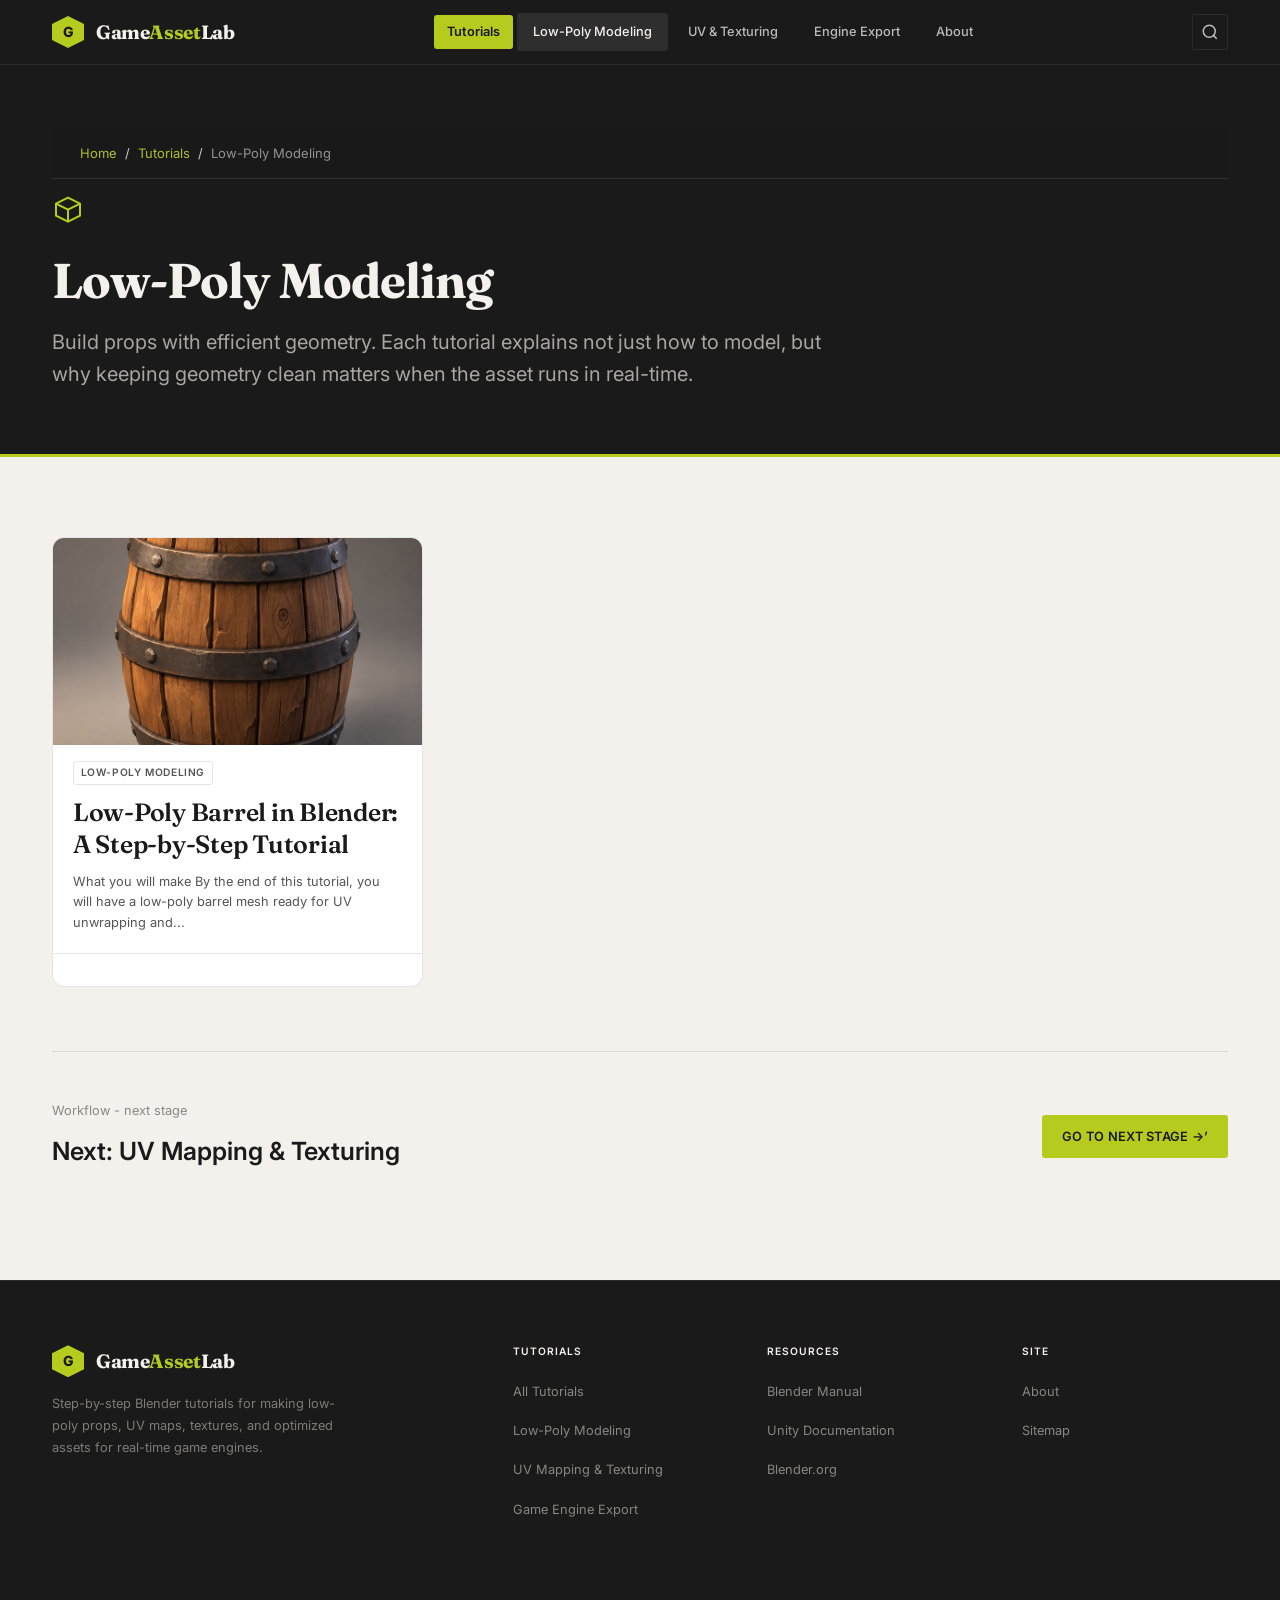
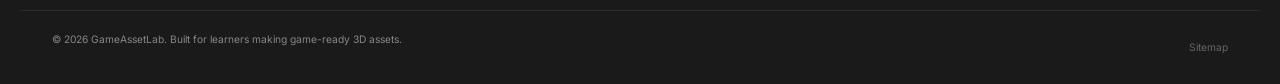
<file: tutorial-category/low-poly-modeling/index.html>
<!DOCTYPE html>
<html lang="en-US" class="no-js">
<head><meta charset="UTF-8">
	
	<meta name="viewport" content="width=device-width, initial-scale=1">
	<meta http-equiv="X-UA-Compatible" content="IE=edge">
	<meta name="robots" content="index, follow, max-image-preview:large, max-snippet:-1, max-video-preview:-1">

	<!-- This site is optimized with the Yoast SEO plugin v28.7 - https://yoast.com/product/yoast-seo-wordpress/ -->
	<title>Blender Low-Poly Modeling Tutorials | GameAssetLab</title>
	<meta name="description" content="Learn low-poly modeling in Blender with step-by-step game asset tutorials. Create optimized 3D models using simple geometry, clean topology, and efficient workflows for game development.">
	<link rel="canonical" href="/tutorial-category/low-poly-modeling/">
	<meta property="og:locale" content="en_US">
	<meta property="og:type" content="article">
	<meta property="og:title" content="Blender Low-Poly Modeling Tutorials | GameAssetLab">
	<meta property="og:description" content="Learn low-poly modeling in Blender with step-by-step game asset tutorials. Create optimized 3D models using simple geometry, clean topology, and efficient workflows for game development.">
	<meta property="og:url" content="/tutorial-category/low-poly-modeling/">
	<meta property="og:site_name" content="GameAssetLab">
	<meta name="twitter:card" content="summary_large_image">
	<script type="application/ld+json" class="yoast-schema-graph">{
	    "@context": "https:\/\/schema.org",
	    "@graph": [
	        {
	            "@type": "CollectionPage",
	            "@id": "\/tutorial-category\/low-poly-modeling\/",
	            "url": "\/tutorial-category\/low-poly-modeling\/",
	            "name": "Blender Low-Poly Modeling Tutorials | GameAssetLab",
	            "isPartOf": {
	                "@id": "\/#website"
	            },
	            "primaryImageOfPage": {
	                "@id": "\/tutorial-category\/low-poly-modeling\/#primaryimage"
	            },
	            "image": {
	                "@id": "\/tutorial-category\/low-poly-modeling\/#primaryimage"
	            },
	            "thumbnailUrl": "\/wp-content\/uploads\/2026\/10\/3d307510-b7cb-4a9d-a9ac-dbb7bd14b538.png",
	            "description": "Learn low-poly modeling in Blender with step-by-step game asset tutorials. Create optimized 3D models using simple geometry, clean topology, and efficient workflows for game development.",
	            "breadcrumb": {
	                "@id": "\/tutorial-category\/low-poly-modeling\/#breadcrumb"
	            },
	            "inLanguage": "en-US"
	        },
	        {
	            "@type": "ImageObject",
	            "inLanguage": "en-US",
	            "@id": "\/tutorial-category\/low-poly-modeling\/#primaryimage",
	            "url": "\/wp-content\/uploads\/2026\/10\/3d307510-b7cb-4a9d-a9ac-dbb7bd14b538.png",
	            "contentUrl": "\/wp-content\/uploads\/2026\/10\/3d307510-b7cb-4a9d-a9ac-dbb7bd14b538.png",
	            "width": 1254,
	            "height": 1254
	        },
	        {
	            "@type": "BreadcrumbList",
	            "@id": "\/tutorial-category\/low-poly-modeling\/#breadcrumb",
	            "itemListElement": [
	                {
	                    "@type": "ListItem",
	                    "position": 1,
	                    "name": "Home",
	                    "item": "\/"
	                },
	                {
	                    "@type": "ListItem",
	                    "position": 2,
	                    "name": "Low-Poly Modeling"
	                }
	            ]
	        },
	        {
	            "@type": "WebSite",
	            "@id": "\/#website",
	            "url": "\/",
	            "name": "GameAssetLab",
	            "description": "",
	            "potentialAction": [
	                {
	                    "@type": "SearchAction",
	                    "target": {
	                        "@type": "EntryPoint",
	                        "urlTemplate": "\/?s={search_term_string}"
	                    },
	                    "query-input": {
	                        "@type": "PropertyValueSpecification",
	                        "valueRequired": true,
	                        "valueName": "search_term_string"
	                    }
	                }
	            ],
	            "inLanguage": "en-US"
	        }
	    ]
	}</script>
	<!-- / Yoast SEO plugin. -->



<link rel="dns-prefetch" href="//fonts.googleapis.com">

<style id="wp-img-auto-sizes-contain-inline-css">
img:is([sizes=auto i],[sizes^="auto," i]){contain-intrinsic-size:3000px 1500px}
/*# sourceURL=wp-img-auto-sizes-contain-inline-css */
</style>
<style id="wp-emoji-styles-inline-css">

	img.wp-smiley, img.emoji {
		display: inline !important;
		border: none !important;
		box-shadow: none !important;
		height: 1em !important;
		width: 1em !important;
		margin: 0 0.07em !important;
		vertical-align: -0.1em !important;
		background: none !important;
		padding: 0 !important;
	}
/*# sourceURL=wp-emoji-styles-inline-css */
</style>
<style id="wp-block-library-inline-css">
:root{--wp-block-synced-color:#7a00df;--wp-block-synced-color--rgb:122,0,223;--wp-bound-block-color:var(--wp-block-synced-color);--wp-editor-canvas-background:#ddd;--wp-admin-theme-color:#007cba;--wp-admin-theme-color--rgb:0,124,186;--wp-admin-theme-color-darker-10:#006ba1;--wp-admin-theme-color-darker-10--rgb:0,107,160.5;--wp-admin-theme-color-darker-20:#005a87;--wp-admin-theme-color-darker-20--rgb:0,90,135;--wp-admin-border-width-focus:2px}@media (min-resolution:192dpi){:root{--wp-admin-border-width-focus:1.5px}}.wp-element-button{cursor:pointer}:root .has-very-light-gray-background-color{background-color:#eee}:root .has-very-dark-gray-background-color{background-color:#313131}:root .has-very-light-gray-color{color:#eee}:root .has-very-dark-gray-color{color:#313131}:root .has-vivid-green-cyan-to-vivid-cyan-blue-gradient-background{background:linear-gradient(135deg,#00d084,#0693e3)}:root .has-purple-crush-gradient-background{background:linear-gradient(135deg,#34e2e4,#4721fb 50%,#ab1dfe)}:root .has-hazy-dawn-gradient-background{background:linear-gradient(135deg,#faaca8,#dad0ec)}:root .has-subdued-olive-gradient-background{background:linear-gradient(135deg,#fafae1,#67a671)}:root .has-atomic-cream-gradient-background{background:linear-gradient(135deg,#fdd79a,#004a59)}:root .has-nightshade-gradient-background{background:linear-gradient(135deg,#330968,#31cdcf)}:root .has-midnight-gradient-background{background:linear-gradient(135deg,#020381,#2874fc)}:root{--wp--preset--font-size--normal:16px;--wp--preset--font-size--huge:42px}.has-regular-font-size{font-size:1em}.has-larger-font-size{font-size:2.625em}.has-normal-font-size{font-size:var(--wp--preset--font-size--normal)}.has-huge-font-size{font-size:var(--wp--preset--font-size--huge)}:root .has-text-align-center{text-align:center}:root .has-text-align-left{text-align:left}:root .has-text-align-right{text-align:right}.has-fit-text{white-space:nowrap!important}#end-resizable-editor-section{display:none}.aligncenter{clear:both}.items-justified-left{justify-content:flex-start}.items-justified-center{justify-content:center}.items-justified-right{justify-content:flex-end}.items-justified-space-between{justify-content:space-between}.screen-reader-text{word-wrap:normal!important;border:0;clip-path:inset(50%);height:1px;margin:-1px;overflow:hidden;padding:0;position:absolute;width:1px;word-break:normal!important}.screen-reader-text:focus{background-color:#ddd;clip-path:none;color:#444;display:block;font-size:1em;height:auto;left:5px;line-height:normal;padding:15px 23px 14px;text-decoration:none;top:5px;width:auto;z-index:100000}html :where(.has-border-color){border-style:solid}html :where([style^=border-color],[style*=";border-color"],[style*="; border-color"]){border-style:solid}html :where([style^=border-top-color],[style*=";border-top-color"],[style*="; border-top-color"]){border-top-style:solid}html :where([style^=border-right-color],[style*=";border-right-color"],[style*="; border-right-color"]){border-right-style:solid}html :where([style^=border-bottom-color],[style*=";border-bottom-color"],[style*="; border-bottom-color"]){border-bottom-style:solid}html :where([style^=border-left-color],[style*=";border-left-color"],[style*="; border-left-color"]){border-left-style:solid}html :where([style^=border-width],[style*=";border-width"],[style*="; border-width"]){border-style:solid}html :where([style^=border-top-width],[style*=";border-top-width"],[style*="; border-top-width"]){border-top-style:solid}html :where([style^=border-right-width],[style*=";border-right-width"],[style*="; border-right-width"]){border-right-style:solid}html :where([style^=border-bottom-width],[style*=";border-bottom-width"],[style*="; border-bottom-width"]){border-bottom-style:solid}html :where([style^=border-left-width],[style*=";border-left-width"],[style*="; border-left-width"]){border-left-style:solid}html :where(img[class*=wp-image-]){height:auto;max-width:100%}:where(figure){margin:0 0 1em}html :where(.is-position-sticky){--wp-admin--admin-bar--position-offset:var(--wp-admin--admin-bar--height,0px)}@media screen and (max-width:600px){html :where(.is-position-sticky){--wp-admin--admin-bar--position-offset:0px}}

/*# sourceURL=/wp-includes/css/dist/block-library/common.min.css */
</style>
<style id="classic-theme-styles-inline-css">
/*! This file is auto-generated */
.wp-block-button__link{color:#fff;background-color:#32373c;border-radius:9999px;box-shadow:none;text-decoration:none;padding:calc(.667em + 2px) calc(1.333em + 2px);font-size:1.125em}.wp-block-file__button{background:#32373c;color:#fff;text-decoration:none}
/*# sourceURL=/wp-includes/css/classic-themes.min.css */
</style>

<style id="global-styles-inline-css">
:root{--wp--preset--aspect-ratio--square: 1;--wp--preset--aspect-ratio--4-3: 4/3;--wp--preset--aspect-ratio--3-4: 3/4;--wp--preset--aspect-ratio--3-2: 3/2;--wp--preset--aspect-ratio--2-3: 2/3;--wp--preset--aspect-ratio--16-9: 16/9;--wp--preset--aspect-ratio--9-16: 9/16;--wp--preset--color--black: #000000;--wp--preset--color--cyan-bluish-gray: #abb8c3;--wp--preset--color--white: #ffffff;--wp--preset--color--pale-pink: #f78da7;--wp--preset--color--vivid-red: #cf2e2e;--wp--preset--color--luminous-vivid-orange: #ff6900;--wp--preset--color--luminous-vivid-amber: #fcb900;--wp--preset--color--light-green-cyan: #7bdcb5;--wp--preset--color--vivid-green-cyan: #00d084;--wp--preset--color--pale-cyan-blue: #8ed1fc;--wp--preset--color--vivid-cyan-blue: #0693e3;--wp--preset--color--vivid-purple: #9b51e0;--wp--preset--gradient--vivid-cyan-blue-to-vivid-purple: linear-gradient(135deg,rgb(6,147,227) 0%,rgb(155,81,224) 100%);--wp--preset--gradient--light-green-cyan-to-vivid-green-cyan: linear-gradient(135deg,rgb(122,220,180) 0%,rgb(0,208,130) 100%);--wp--preset--gradient--luminous-vivid-amber-to-luminous-vivid-orange: linear-gradient(135deg,rgb(252,185,0) 0%,rgb(255,105,0) 100%);--wp--preset--gradient--luminous-vivid-orange-to-vivid-red: linear-gradient(135deg,rgb(255,105,0) 0%,rgb(207,46,46) 100%);--wp--preset--gradient--very-light-gray-to-cyan-bluish-gray: linear-gradient(135deg,rgb(238,238,238) 0%,rgb(169,184,195) 100%);--wp--preset--gradient--cool-to-warm-spectrum: linear-gradient(135deg,rgb(74,234,220) 0%,rgb(151,120,209) 20%,rgb(207,42,186) 40%,rgb(238,44,130) 60%,rgb(251,105,98) 80%,rgb(254,248,76) 100%);--wp--preset--gradient--blush-light-purple: linear-gradient(135deg,rgb(255,206,236) 0%,rgb(152,150,240) 100%);--wp--preset--gradient--blush-bordeaux: linear-gradient(135deg,rgb(254,205,165) 0%,rgb(254,45,45) 50%,rgb(107,0,62) 100%);--wp--preset--gradient--luminous-dusk: linear-gradient(135deg,rgb(255,203,112) 0%,rgb(199,81,192) 50%,rgb(65,88,208) 100%);--wp--preset--gradient--pale-ocean: linear-gradient(135deg,rgb(255,245,203) 0%,rgb(182,227,212) 50%,rgb(51,167,181) 100%);--wp--preset--gradient--electric-grass: linear-gradient(135deg,rgb(202,248,128) 0%,rgb(113,206,126) 100%);--wp--preset--gradient--midnight: linear-gradient(135deg,rgb(2,3,129) 0%,rgb(40,116,252) 100%);--wp--preset--font-size--small: 13px;--wp--preset--font-size--medium: 20px;--wp--preset--font-size--large: 36px;--wp--preset--font-size--x-large: 42px;--wp--preset--spacing--20: 0.44rem;--wp--preset--spacing--30: 0.67rem;--wp--preset--spacing--40: 1rem;--wp--preset--spacing--50: 1.5rem;--wp--preset--spacing--60: 2.25rem;--wp--preset--spacing--70: 3.38rem;--wp--preset--spacing--80: 5.06rem;--wp--preset--shadow--natural: 6px 6px 9px rgba(0, 0, 0, 0.2);--wp--preset--shadow--deep: 12px 12px 50px rgba(0, 0, 0, 0.4);--wp--preset--shadow--sharp: 6px 6px 0px rgba(0, 0, 0, 0.2);--wp--preset--shadow--outlined: 6px 6px 0px -3px rgb(255, 255, 255), 6px 6px rgb(0, 0, 0);--wp--preset--shadow--crisp: 6px 6px 0px rgb(0, 0, 0);}.wp-block-button{--wp--preset--dimension--25: 25%;--wp--preset--dimension--50: 50%;--wp--preset--dimension--75: 75%;--wp--preset--dimension--100: 100%;}:where(body) { margin: 0; }:where(.is-layout-flex){gap: 0.5em;}:where(.is-layout-grid){gap: 0.5em;}body .is-layout-flex{display: flex;}.is-layout-flex{flex-wrap: wrap;align-items: center;}.is-layout-flex > :is(*, div){margin: 0;}body .is-layout-grid{display: grid;}.is-layout-grid > :is(*, div){margin: 0;}body{padding-top: 0px;padding-right: 0px;padding-bottom: 0px;padding-left: 0px;}:root :where(.wp-element-button, .wp-block-button__link){background-color: #32373c;border-width: 0;color: #fff;font-family: inherit;font-size: inherit;font-style: inherit;font-weight: inherit;letter-spacing: inherit;line-height: inherit;padding-top: calc(0.667em + 2px);padding-right: calc(1.333em + 2px);padding-bottom: calc(0.667em + 2px);padding-left: calc(1.333em + 2px);text-decoration: none;text-transform: inherit;}.has-black-color{color: var(--wp--preset--color--black) !important;}.has-cyan-bluish-gray-color{color: var(--wp--preset--color--cyan-bluish-gray) !important;}.has-white-color{color: var(--wp--preset--color--white) !important;}.has-pale-pink-color{color: var(--wp--preset--color--pale-pink) !important;}.has-vivid-red-color{color: var(--wp--preset--color--vivid-red) !important;}.has-luminous-vivid-orange-color{color: var(--wp--preset--color--luminous-vivid-orange) !important;}.has-luminous-vivid-amber-color{color: var(--wp--preset--color--luminous-vivid-amber) !important;}.has-light-green-cyan-color{color: var(--wp--preset--color--light-green-cyan) !important;}.has-vivid-green-cyan-color{color: var(--wp--preset--color--vivid-green-cyan) !important;}.has-pale-cyan-blue-color{color: var(--wp--preset--color--pale-cyan-blue) !important;}.has-vivid-cyan-blue-color{color: var(--wp--preset--color--vivid-cyan-blue) !important;}.has-vivid-purple-color{color: var(--wp--preset--color--vivid-purple) !important;}.has-black-background-color{background-color: var(--wp--preset--color--black) !important;}.has-cyan-bluish-gray-background-color{background-color: var(--wp--preset--color--cyan-bluish-gray) !important;}.has-white-background-color{background-color: var(--wp--preset--color--white) !important;}.has-pale-pink-background-color{background-color: var(--wp--preset--color--pale-pink) !important;}.has-vivid-red-background-color{background-color: var(--wp--preset--color--vivid-red) !important;}.has-luminous-vivid-orange-background-color{background-color: var(--wp--preset--color--luminous-vivid-orange) !important;}.has-luminous-vivid-amber-background-color{background-color: var(--wp--preset--color--luminous-vivid-amber) !important;}.has-light-green-cyan-background-color{background-color: var(--wp--preset--color--light-green-cyan) !important;}.has-vivid-green-cyan-background-color{background-color: var(--wp--preset--color--vivid-green-cyan) !important;}.has-pale-cyan-blue-background-color{background-color: var(--wp--preset--color--pale-cyan-blue) !important;}.has-vivid-cyan-blue-background-color{background-color: var(--wp--preset--color--vivid-cyan-blue) !important;}.has-vivid-purple-background-color{background-color: var(--wp--preset--color--vivid-purple) !important;}.has-black-border-color{border-color: var(--wp--preset--color--black) !important;}.has-cyan-bluish-gray-border-color{border-color: var(--wp--preset--color--cyan-bluish-gray) !important;}.has-white-border-color{border-color: var(--wp--preset--color--white) !important;}.has-pale-pink-border-color{border-color: var(--wp--preset--color--pale-pink) !important;}.has-vivid-red-border-color{border-color: var(--wp--preset--color--vivid-red) !important;}.has-luminous-vivid-orange-border-color{border-color: var(--wp--preset--color--luminous-vivid-orange) !important;}.has-luminous-vivid-amber-border-color{border-color: var(--wp--preset--color--luminous-vivid-amber) !important;}.has-light-green-cyan-border-color{border-color: var(--wp--preset--color--light-green-cyan) !important;}.has-vivid-green-cyan-border-color{border-color: var(--wp--preset--color--vivid-green-cyan) !important;}.has-pale-cyan-blue-border-color{border-color: var(--wp--preset--color--pale-cyan-blue) !important;}.has-vivid-cyan-blue-border-color{border-color: var(--wp--preset--color--vivid-cyan-blue) !important;}.has-vivid-purple-border-color{border-color: var(--wp--preset--color--vivid-purple) !important;}.has-vivid-cyan-blue-to-vivid-purple-gradient-background{background: var(--wp--preset--gradient--vivid-cyan-blue-to-vivid-purple) !important;}.has-light-green-cyan-to-vivid-green-cyan-gradient-background{background: var(--wp--preset--gradient--light-green-cyan-to-vivid-green-cyan) !important;}.has-luminous-vivid-amber-to-luminous-vivid-orange-gradient-background{background: var(--wp--preset--gradient--luminous-vivid-amber-to-luminous-vivid-orange) !important;}.has-luminous-vivid-orange-to-vivid-red-gradient-background{background: var(--wp--preset--gradient--luminous-vivid-orange-to-vivid-red) !important;}.has-very-light-gray-to-cyan-bluish-gray-gradient-background{background: var(--wp--preset--gradient--very-light-gray-to-cyan-bluish-gray) !important;}.has-cool-to-warm-spectrum-gradient-background{background: var(--wp--preset--gradient--cool-to-warm-spectrum) !important;}.has-blush-light-purple-gradient-background{background: var(--wp--preset--gradient--blush-light-purple) !important;}.has-blush-bordeaux-gradient-background{background: var(--wp--preset--gradient--blush-bordeaux) !important;}.has-luminous-dusk-gradient-background{background: var(--wp--preset--gradient--luminous-dusk) !important;}.has-pale-ocean-gradient-background{background: var(--wp--preset--gradient--pale-ocean) !important;}.has-electric-grass-gradient-background{background: var(--wp--preset--gradient--electric-grass) !important;}.has-midnight-gradient-background{background: var(--wp--preset--gradient--midnight) !important;}.has-small-font-size{font-size: var(--wp--preset--font-size--small) !important;}.has-medium-font-size{font-size: var(--wp--preset--font-size--medium) !important;}.has-large-font-size{font-size: var(--wp--preset--font-size--large) !important;}.has-x-large-font-size{font-size: var(--wp--preset--font-size--x-large) !important;}
/*# sourceURL=global-styles-inline-css */
</style>

<link rel="stylesheet" id="gal-fonts-css" href="https://fonts.googleapis.com/css2?family=Fraunces:ital,opsz,wght@0,9..144,300..900;1,9..144,300..900&amp;family=Inter:wght@400;500;600&amp;family=JetBrains+Mono:wght@400;700&amp;display=swap" media="all">
<link rel="stylesheet" id="gameassetlab-style-css" href="/wp-content/themes/gameassetlab-theme/style.css?ver=1.0.0" media="all">
<link rel="stylesheet" id="gameassetlab-components-css" href="/wp-content/themes/gameassetlab-theme/assets/css/components.css?ver=1.0.0" media="all">
</head>
<body class="archive tax-tutorial_cat term-low-poly-modeling term-3 wp-embed-responsive wp-theme-gameassetlab-theme">

<a class="skip-link" href="#main">Skip to main content</a>
<div class="reading-progress" id="reading-progress" role="progressbar" aria-label="Reading progress"></div>

<header class="site-header" role="banner">
	<div class="site-header__inner">

		<!-- Logo -->
		<a href="/" class="site-logo" rel="home" aria-label="GameAssetLab -” home">
			<div class="site-logo__mark" aria-hidden="true">G</div>
			<span class="site-logo__text">Game<span>Asset</span>Lab</span>
		</a>

		<!-- Primary Navigation -->
		<nav class="site-nav" id="site-nav" role="navigation" aria-label="Primary">
			<a href="/tutorials/" class="site-nav__link site-nav__link--cta">Tutorials</a><a href="/tutorial-category/low-poly-modeling/" class="site-nav__link" aria-current="page">Low-Poly Modeling</a><a href="/tutorial-category/uv-texturing/" class="site-nav__link">UV &amp; Texturing</a><a href="/tutorial-category/engine-export/" class="site-nav__link">Engine Export</a><a href="/about/" class="site-nav__link">About</a>		</nav>

		<div class="flex" style="gap:0.5rem; align-items:center;">
			<!-- Search toggle -->
			<button class="header-search-btn" id="search-toggle" aria-label="Open search" aria-expanded="false" aria-controls="header-search">
				<svg width="18" height="18" viewbox="0 0 24 24" fill="none" stroke="currentColor" stroke-width="2" aria-hidden="true" focusable="false">
					<circle cx="11" cy="11" r="8"></circle><path d="m21 21-4.35-4.35"></path>
				</svg>
			</button>

			<!-- Mobile toggle -->
			<button class="mobile-menu-toggle" id="mobile-menu-toggle" aria-label="Toggle navigation menu" aria-expanded="false" aria-controls="site-nav">
				<span></span><span></span><span></span>
			</button>
		</div>

	</div><!-- /.site-header__inner -->

	<!-- Search overlay -->
	<div class="header-search-overlay" id="header-search" role="search" aria-label="Site search">
		<form method="get" action="/">
			<label for="header-search-input" class="sr-only">Search tutorials</label>
			<input type="search" id="header-search-input" name="s" placeholder="Search tutorials, topics, or steps…" autocomplete="off" value="">
		</form>
	</div>
</header>
<main id="main" tabindex="-1">

	<!-- Category hero -->
	<div class="cat-hero">
		<div class="cat-hero__inner">
			<nav class="breadcrumbs" aria-label="Breadcrumb"><ol><li><a href="/">Home</a></li><li><a href="/tutorials/">Tutorials</a></li><li aria-current="page">Low-Poly Modeling</li></ol></nav>			<div style="margin-top:var(--space-4);">
									<div style="margin-bottom:var(--space-4);"><svg width="32" height="32" viewbox="0 0 24 24" fill="none" stroke="#b5cc1e" stroke-width="1.5"><path d="m12 2 9 4.5v9L12 20l-9-4.5v-9L12 2z"></path><path d="m12 20v-9M3 6.5l9 4.5 9-4.5"></path></svg></div>
							</div>
			<h1 class="cat-hero__title">Low-Poly Modeling</h1>
			<p class="cat-hero__desc">Build props with efficient geometry. Each tutorial explains not just how to model, but why keeping geometry clean matters when the asset runs in real-time.</p>
		</div>
	</div>

	<section class="section section--paper">
		<div class="container">

			
						<div class="grid grid-3">
					<a href="/tutorials/low-poly-barrel-blender/" class="tutorial-card">
		<div class="tutorial-card__image">
							<img width="800" height="450" src="/wp-content/uploads/2026/10/3d307510-b7cb-4a9d-a9ac-dbb7bd14b538-800x450.png" class="attachment-gal-card size-gal-card" alt="Low-Poly Barrel in Blender: A Step-by-Step Tutorial" loading="lazy" decoding="async" srcset="/wp-content/uploads/2026/10/3d307510-b7cb-4a9d-a9ac-dbb7bd14b538-800x450.png 800w, /wp-content/uploads/2026/10/3d307510-b7cb-4a9d-a9ac-dbb7bd14b538-1200x675.png 1200w, /wp-content/uploads/2026/10/3d307510-b7cb-4a9d-a9ac-dbb7bd14b538-400x225.png 400w" sizes="auto, (max-width: 800px) 100vw, 800px">					</div>
		<div class="tutorial-card__meta-bar">
							<span class="tag tag-outline">Low-Poly Modeling</span>
								</div>
		<div class="tutorial-card__body">
			<h3 class="tutorial-card__title">Low-Poly Barrel in Blender: A Step-by-Step Tutorial</h3>
							<p class="tutorial-card__excerpt">What you will make By the end of this tutorial, you will have a low-poly barrel mesh ready for UV unwrapping and...</p>
					</div>
		<div class="tutorial-card__footer">
								</div>
	</a>
				</div>
			
			
			<!-- Workflow next step -->
						<div style="margin-top:var(--space-16); padding-top:var(--space-12); border-top:1px solid var(--color-border-light); display:flex; align-items:center; justify-content:space-between; flex-wrap:wrap; gap:var(--space-6);">
				<div>
					<p class="text-muted text-sm" style="margin-bottom:var(--space-2);">Workflow - next stage</p>
					<p style="font-size:var(--text-lg); font-weight:600;">Next: UV Mapping &amp; Texturing</p>
				</div>
				<a href="/tutorial-category/uv-texturing/" class="btn btn-primary">
					Go to next stage →’
				</a>
			</div>
			
		</div>
	</section>

</main>

﻿
<footer class="site-footer" role="contentinfo">
	<div class="site-footer__top">

		<!-- Brand column -->
		<div class="footer-brand">
			<a href="/" class="site-logo" rel="home" aria-label="GameAssetLab -” home">
				<div class="site-logo__mark" aria-hidden="true">G</div>
				<span class="site-logo__text">Game<span>Asset</span>Lab</span>
			</a>
			<p class="footer-brand__desc">
				Step-by-step Blender tutorials for making low-poly props, UV maps, textures, and optimized assets for real-time game engines.
			</p>
		</div>

		<!-- Tutorials column -->
		<div class="footer-col">
			<h4 class="footer-col__heading">Tutorials</h4>
			<ul>
				<li><a href="/tutorials/">All Tutorials</a></li>
				<li><a href="/tutorial-category/low-poly-modeling/">Low-Poly Modeling</a></li>
				<li><a href="/tutorial-category/uv-texturing/">UV Mapping &amp; Texturing</a></li>
				<li><a href="/tutorial-category/engine-export/">Game Engine Export</a></li>
			</ul>
		</div>

		<!-- Resources column -->
		<div class="footer-col">
			<h4 class="footer-col__heading">Resources</h4>
			<ul>
				<li><a href="https://docs.blender.org/" target="_blank" rel="noopener noreferrer">Blender Manual</a></li>
				<li><a href="https://docs.unity3d.com/Manual/index.html" target="_blank" rel="noopener noreferrer">Unity Documentation</a></li>
				<li><a href="https://www.blender.org/" target="_blank" rel="noopener noreferrer">Blender.org</a></li>
			</ul>
		</div>

		<!-- Site column -->
		<div class="footer-col">
			<h4 class="footer-col__heading">Site</h4>
			<ul>
				<li><a href="/about/">About</a></li>
				<li><a href="/sitemap.xml">Sitemap</a></li>
							</ul>
		</div>

	</div><!-- /.site-footer__top -->

	<div class="site-footer__bottom">
		<p>
			© 2026 GameAssetLab.
			Built for learners making game-ready 3D assets.		</p>
		<nav class="footer-legal" aria-label="Legal">
						<a href="/sitemap.xml">Sitemap</a>
		</nav>
	</div><!-- /.site-footer__bottom -->

</footer>

<script type="speculationrules">
{"prefetch":[{"source":"document","where":{"and":[{"href_matches":"/*"},{"not":{"href_matches":["/wp-*.php","/wp-admin/*","/wp-content/uploads/*","/wp-content/*","/wp-content/plugins/*","/wp-content/themes/gameassetlab-theme/*","/*\\?(.+)"]}},{"not":{"selector_matches":"a[rel~=\"nofollow\"]"}},{"not":{"selector_matches":".no-prefetch, .no-prefetch a"}}]},"eagerness":"conservative"}]}
</script>
<script id="gameassetlab-main-js-extra">
var galData = {"ajaxUrl":"/wp-admin/admin-ajax.php","nonce":"1cc3f652be","searchUrl":"/search/","siteUrl":"http://localhost:8881"};
//# sourceURL=gameassetlab-main-js-extra
</script>
<script data-wp-strategy="defer" defer id="gameassetlab-main-js" src="/wp-content/themes/gameassetlab-theme/assets/js/main.js?ver=1.0.0"></script>
<script id="wp-emoji-settings" type="application/json">
{"baseUrl":"https://s.w.org/images/core/emoji/17.0.2/72x72/","ext":".png","svgUrl":"https://s.w.org/images/core/emoji/17.0.2/svg/","svgExt":".svg","source":{"concatemoji":"/wp-includes/js/wp-emoji-release.min.js?ver=7.1.3"}}
</script>
<script type="module">
/*! This file is auto-generated */
var e="script#wp-emoji-settings",t=document.querySelector(e);if(!(t instanceof HTMLScriptElement))throw new Error("Element missing: "+e);const r=JSON.parse(t.text),s=(window._wpemojiSettings=r,"wpEmojiSettingsSupports"),o=["flag","emoji"];function i(e){try{var t={supportTests:e,timestamp:(new Date).valueOf()};sessionStorage.setItem(s,JSON.stringify(t))}catch(e){}}function c(e,t,n){e.clearRect(0,0,e.canvas.width,e.canvas.height),e.fillText(t,0,0);t=new Uint32Array(e.getImageData(0,0,e.canvas.width,e.canvas.height).data);e.clearRect(0,0,e.canvas.width,e.canvas.height),e.fillText(n,0,0);const r=new Uint32Array(e.getImageData(0,0,e.canvas.width,e.canvas.height).data);return t.every((e,t)=>e===r[t])}function p(e,t){e.clearRect(0,0,e.canvas.width,e.canvas.height),e.fillText(t,0,0);var n=e.getImageData(16,16,1,1);for(let e=0;e<n.data.length;e++)if(0!==n.data[e])return!1;return!0}function u(e,t,n,r){switch(t){case"flag":return n(e,"\ud83c\udff3\ufe0f\u200d\u26a7\ufe0f","\ud83c\udff3\ufe0f\u200b\u26a7\ufe0f")?!1:!n(e,"\ud83c\udde8\ud83c\uddf6","\ud83c\udde8\u200b\ud83c\uddf6")&&!n(e,"\ud83c\udff4\udb40\udc67\udb40\udc62\udb40\udc65\udb40\udc6e\udb40\udc67\udb40\udc7f","\ud83c\udff4\u200b\udb40\udc67\u200b\udb40\udc62\u200b\udb40\udc65\u200b\udb40\udc6e\u200b\udb40\udc67\u200b\udb40\udc7f");case"emoji":return!r(e,"\ud83e\u1fac8")}return!1}function f(e,t,n,r){let a;const s=(a="undefined"!=typeof WorkerGlobalScope&&self instanceof WorkerGlobalScope?new OffscreenCanvas(300,150):document.createElement("canvas")).getContext("2d",{willReadFrequently:!0}),o=(s.textBaseline="top",s.font="600 32px Arial",{});return e.forEach(e=>{o[e]=t(s,e,n,r)}),o}function a(e){var t=document.createElement("script");t.src=e,t.defer=!0,document.head.appendChild(t)}r.supports={everything:!0,everythingExceptFlag:!0},new Promise(t=>{let n=function(){try{var e=JSON.parse(sessionStorage.getItem(s));if("object"==typeof e&&"number"==typeof e.timestamp&&(new Date).valueOf()<e.timestamp+604800&&"object"==typeof e.supportTests)return e.supportTests}catch(e){}return null}();if(!n){if("undefined"!=typeof Worker&&"undefined"!=typeof OffscreenCanvas&&"undefined"!=typeof URL&&URL.createObjectURL&&"undefined"!=typeof Blob)try{var e="postMessage("+f.toString()+"("+[JSON.stringify(o),u.toString(),c.toString(),p.toString()].join(",")+"));",r=new Blob([e],{type:"text/javascript"});const a=new Worker(URL.createObjectURL(r),{name:"wpTestEmojiSupports"});return void(a.onmessage=e=>{i(n=e.data),a.terminate(),t(n)})}catch(e){}i(n=f(o,u,c,p))}t(n)}).then(e=>{for(const n in e)r.supports[n]=e[n],r.supports.everything=r.supports.everything&&r.supports[n],"flag"!==n&&(r.supports.everythingExceptFlag=r.supports.everythingExceptFlag&&r.supports[n]);var t;r.supports.everythingExceptFlag=r.supports.everythingExceptFlag&&!r.supports.flag,r.supports.everything||((t=r.source||{}).concatemoji?a(t.concatemoji):t.wpemoji&&t.twemoji&&(a(t.twemoji),a(t.wpemoji)))});
//# sourceURL=/wp-includes/js/wp-emoji-loader.min.js
</script>
</body>
</html>
</file>
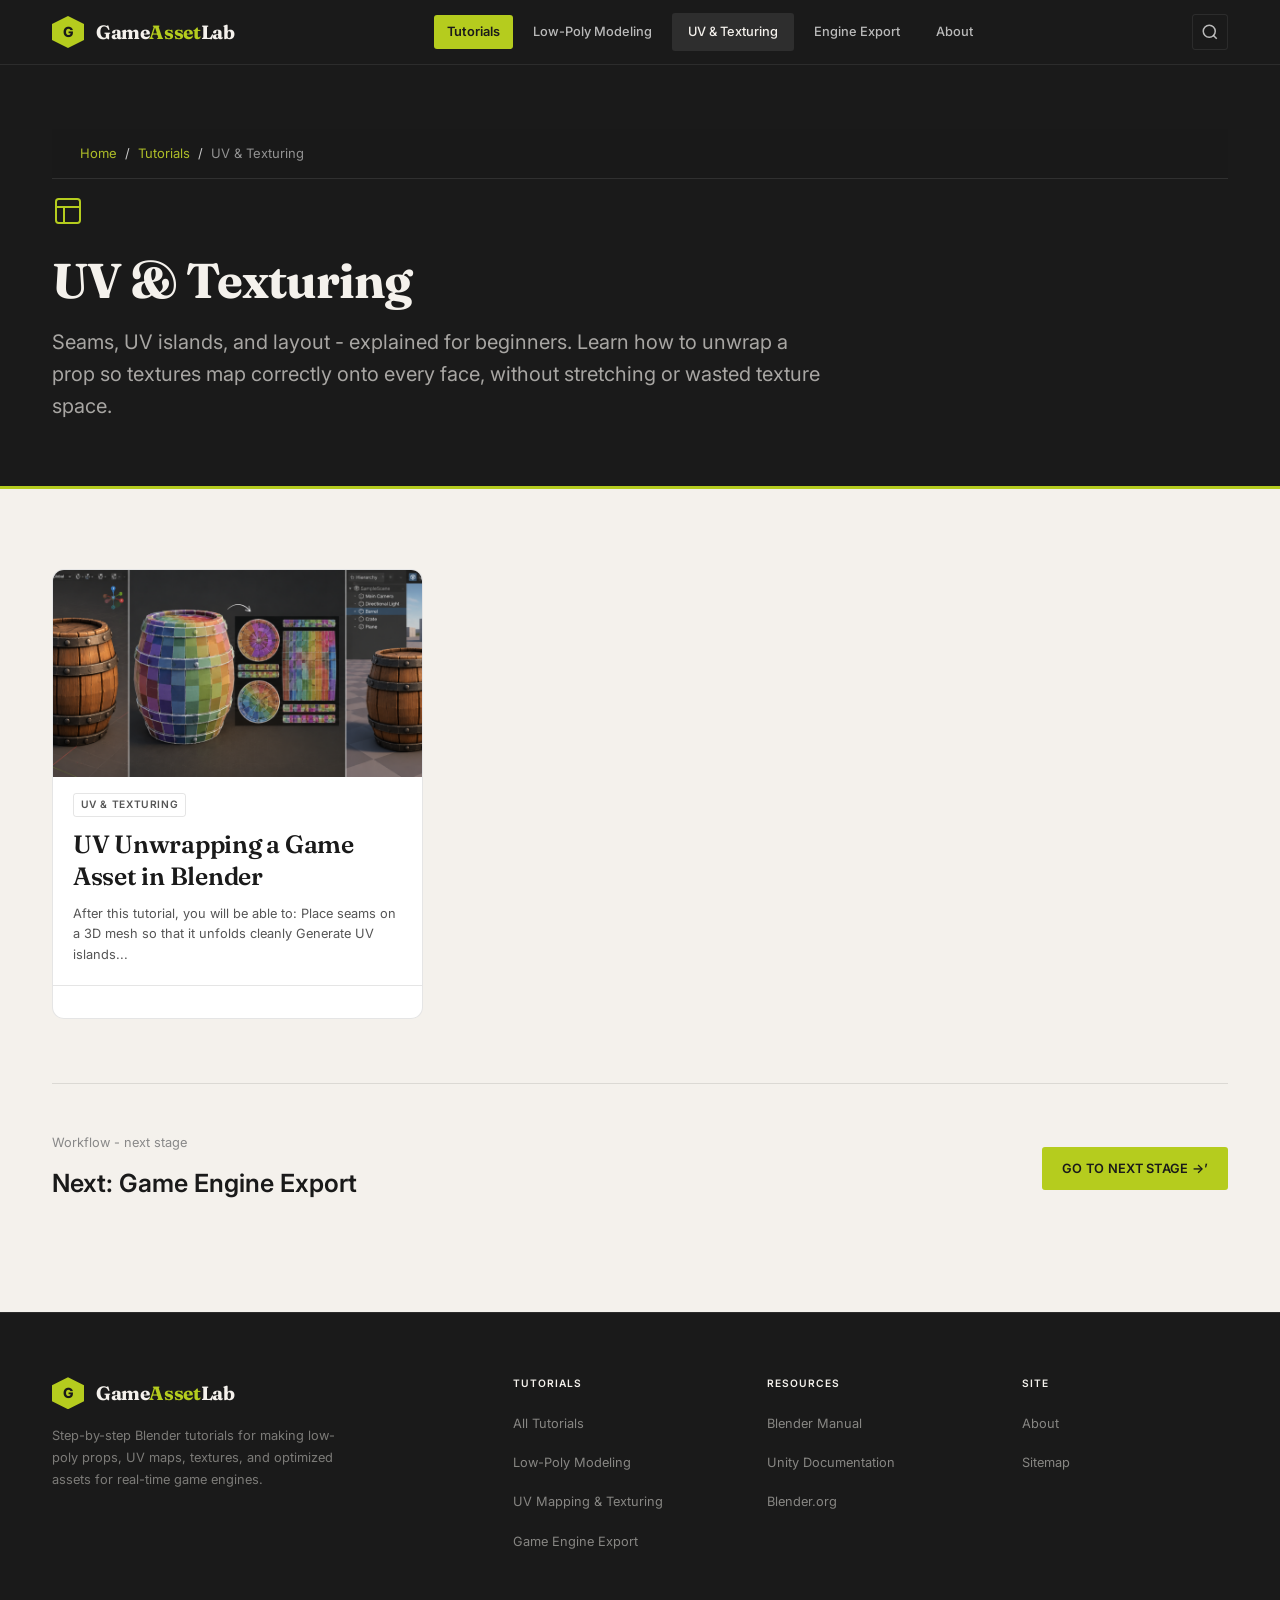
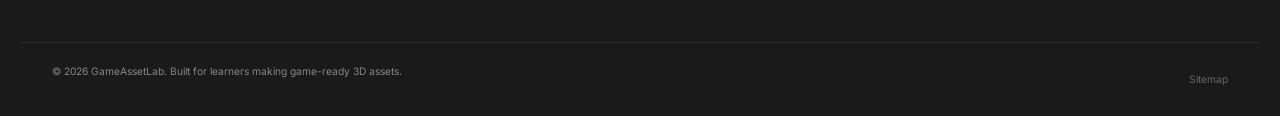
<file: tutorial-category/uv-texturing/index.html>
<!DOCTYPE html>
<html lang="en-US" class="no-js">
<head><meta charset="UTF-8">
	
	<meta name="viewport" content="width=device-width, initial-scale=1">
	<meta http-equiv="X-UA-Compatible" content="IE=edge">
	<meta name="robots" content="index, follow, max-image-preview:large, max-snippet:-1, max-video-preview:-1">

	<!-- This site is optimized with the Yoast SEO plugin v28.7 - https://yoast.com/product/yoast-seo-wordpress/ -->
	<title>Blender UV Unwrapping &amp; Texturing | GameAssetLab</title>
	<meta name="description" content="Learn UV unwrapping and texturing for game assets in Blender. Create clean UV maps, reduce texture distortion, and prepare 3D models for game-ready materials.">
	<link rel="canonical" href="/tutorial-category/uv-texturing/">
	<meta property="og:locale" content="en_US">
	<meta property="og:type" content="article">
	<meta property="og:title" content="Blender UV Unwrapping &amp; Texturing | GameAssetLab">
	<meta property="og:description" content="Learn UV unwrapping and texturing for game assets in Blender. Create clean UV maps, reduce texture distortion, and prepare 3D models for game-ready materials.">
	<meta property="og:url" content="/tutorial-category/uv-texturing/">
	<meta property="og:site_name" content="GameAssetLab">
	<meta name="twitter:card" content="summary_large_image">
	<script type="application/ld+json" class="yoast-schema-graph">{
	    "@context": "https:\/\/schema.org",
	    "@graph": [
	        {
	            "@type": "CollectionPage",
	            "@id": "\/tutorial-category\/uv-texturing\/",
	            "url": "\/tutorial-category\/uv-texturing\/",
	            "name": "Blender UV Unwrapping & Texturing | GameAssetLab",
	            "isPartOf": {
	                "@id": "\/#website"
	            },
	            "primaryImageOfPage": {
	                "@id": "\/tutorial-category\/uv-texturing\/#primaryimage"
	            },
	            "image": {
	                "@id": "\/tutorial-category\/uv-texturing\/#primaryimage"
	            },
	            "thumbnailUrl": "\/wp-content\/uploads\/2026\/10\/4a14b714-1f4d-452a-b91f-00d91ee4706f.png",
	            "description": "Learn UV unwrapping and texturing for game assets in Blender. Create clean UV maps, reduce texture distortion, and prepare 3D models for game-ready materials.",
	            "breadcrumb": {
	                "@id": "\/tutorial-category\/uv-texturing\/#breadcrumb"
	            },
	            "inLanguage": "en-US"
	        },
	        {
	            "@type": "ImageObject",
	            "inLanguage": "en-US",
	            "@id": "\/tutorial-category\/uv-texturing\/#primaryimage",
	            "url": "\/wp-content\/uploads\/2026\/10\/4a14b714-1f4d-452a-b91f-00d91ee4706f.png",
	            "contentUrl": "\/wp-content\/uploads\/2026\/10\/4a14b714-1f4d-452a-b91f-00d91ee4706f.png",
	            "width": 2172,
	            "height": 724
	        },
	        {
	            "@type": "BreadcrumbList",
	            "@id": "\/tutorial-category\/uv-texturing\/#breadcrumb",
	            "itemListElement": [
	                {
	                    "@type": "ListItem",
	                    "position": 1,
	                    "name": "Home",
	                    "item": "\/"
	                },
	                {
	                    "@type": "ListItem",
	                    "position": 2,
	                    "name": "UV &amp; Texturing"
	                }
	            ]
	        },
	        {
	            "@type": "WebSite",
	            "@id": "\/#website",
	            "url": "\/",
	            "name": "GameAssetLab",
	            "description": "",
	            "potentialAction": [
	                {
	                    "@type": "SearchAction",
	                    "target": {
	                        "@type": "EntryPoint",
	                        "urlTemplate": "\/?s={search_term_string}"
	                    },
	                    "query-input": {
	                        "@type": "PropertyValueSpecification",
	                        "valueRequired": true,
	                        "valueName": "search_term_string"
	                    }
	                }
	            ],
	            "inLanguage": "en-US"
	        }
	    ]
	}</script>
	<!-- / Yoast SEO plugin. -->



<link rel="dns-prefetch" href="//fonts.googleapis.com">

<style id="wp-img-auto-sizes-contain-inline-css">
img:is([sizes=auto i],[sizes^="auto," i]){contain-intrinsic-size:3000px 1500px}
/*# sourceURL=wp-img-auto-sizes-contain-inline-css */
</style>
<style id="wp-emoji-styles-inline-css">

	img.wp-smiley, img.emoji {
		display: inline !important;
		border: none !important;
		box-shadow: none !important;
		height: 1em !important;
		width: 1em !important;
		margin: 0 0.07em !important;
		vertical-align: -0.1em !important;
		background: none !important;
		padding: 0 !important;
	}
/*# sourceURL=wp-emoji-styles-inline-css */
</style>
<style id="wp-block-library-inline-css">
:root{--wp-block-synced-color:#7a00df;--wp-block-synced-color--rgb:122,0,223;--wp-bound-block-color:var(--wp-block-synced-color);--wp-editor-canvas-background:#ddd;--wp-admin-theme-color:#007cba;--wp-admin-theme-color--rgb:0,124,186;--wp-admin-theme-color-darker-10:#006ba1;--wp-admin-theme-color-darker-10--rgb:0,107,160.5;--wp-admin-theme-color-darker-20:#005a87;--wp-admin-theme-color-darker-20--rgb:0,90,135;--wp-admin-border-width-focus:2px}@media (min-resolution:192dpi){:root{--wp-admin-border-width-focus:1.5px}}.wp-element-button{cursor:pointer}:root .has-very-light-gray-background-color{background-color:#eee}:root .has-very-dark-gray-background-color{background-color:#313131}:root .has-very-light-gray-color{color:#eee}:root .has-very-dark-gray-color{color:#313131}:root .has-vivid-green-cyan-to-vivid-cyan-blue-gradient-background{background:linear-gradient(135deg,#00d084,#0693e3)}:root .has-purple-crush-gradient-background{background:linear-gradient(135deg,#34e2e4,#4721fb 50%,#ab1dfe)}:root .has-hazy-dawn-gradient-background{background:linear-gradient(135deg,#faaca8,#dad0ec)}:root .has-subdued-olive-gradient-background{background:linear-gradient(135deg,#fafae1,#67a671)}:root .has-atomic-cream-gradient-background{background:linear-gradient(135deg,#fdd79a,#004a59)}:root .has-nightshade-gradient-background{background:linear-gradient(135deg,#330968,#31cdcf)}:root .has-midnight-gradient-background{background:linear-gradient(135deg,#020381,#2874fc)}:root{--wp--preset--font-size--normal:16px;--wp--preset--font-size--huge:42px}.has-regular-font-size{font-size:1em}.has-larger-font-size{font-size:2.625em}.has-normal-font-size{font-size:var(--wp--preset--font-size--normal)}.has-huge-font-size{font-size:var(--wp--preset--font-size--huge)}:root .has-text-align-center{text-align:center}:root .has-text-align-left{text-align:left}:root .has-text-align-right{text-align:right}.has-fit-text{white-space:nowrap!important}#end-resizable-editor-section{display:none}.aligncenter{clear:both}.items-justified-left{justify-content:flex-start}.items-justified-center{justify-content:center}.items-justified-right{justify-content:flex-end}.items-justified-space-between{justify-content:space-between}.screen-reader-text{word-wrap:normal!important;border:0;clip-path:inset(50%);height:1px;margin:-1px;overflow:hidden;padding:0;position:absolute;width:1px;word-break:normal!important}.screen-reader-text:focus{background-color:#ddd;clip-path:none;color:#444;display:block;font-size:1em;height:auto;left:5px;line-height:normal;padding:15px 23px 14px;text-decoration:none;top:5px;width:auto;z-index:100000}html :where(.has-border-color){border-style:solid}html :where([style^=border-color],[style*=";border-color"],[style*="; border-color"]){border-style:solid}html :where([style^=border-top-color],[style*=";border-top-color"],[style*="; border-top-color"]){border-top-style:solid}html :where([style^=border-right-color],[style*=";border-right-color"],[style*="; border-right-color"]){border-right-style:solid}html :where([style^=border-bottom-color],[style*=";border-bottom-color"],[style*="; border-bottom-color"]){border-bottom-style:solid}html :where([style^=border-left-color],[style*=";border-left-color"],[style*="; border-left-color"]){border-left-style:solid}html :where([style^=border-width],[style*=";border-width"],[style*="; border-width"]){border-style:solid}html :where([style^=border-top-width],[style*=";border-top-width"],[style*="; border-top-width"]){border-top-style:solid}html :where([style^=border-right-width],[style*=";border-right-width"],[style*="; border-right-width"]){border-right-style:solid}html :where([style^=border-bottom-width],[style*=";border-bottom-width"],[style*="; border-bottom-width"]){border-bottom-style:solid}html :where([style^=border-left-width],[style*=";border-left-width"],[style*="; border-left-width"]){border-left-style:solid}html :where(img[class*=wp-image-]){height:auto;max-width:100%}:where(figure){margin:0 0 1em}html :where(.is-position-sticky){--wp-admin--admin-bar--position-offset:var(--wp-admin--admin-bar--height,0px)}@media screen and (max-width:600px){html :where(.is-position-sticky){--wp-admin--admin-bar--position-offset:0px}}

/*# sourceURL=/wp-includes/css/dist/block-library/common.min.css */
</style>
<style id="classic-theme-styles-inline-css">
/*! This file is auto-generated */
.wp-block-button__link{color:#fff;background-color:#32373c;border-radius:9999px;box-shadow:none;text-decoration:none;padding:calc(.667em + 2px) calc(1.333em + 2px);font-size:1.125em}.wp-block-file__button{background:#32373c;color:#fff;text-decoration:none}
/*# sourceURL=/wp-includes/css/classic-themes.min.css */
</style>

<style id="global-styles-inline-css">
:root{--wp--preset--aspect-ratio--square: 1;--wp--preset--aspect-ratio--4-3: 4/3;--wp--preset--aspect-ratio--3-4: 3/4;--wp--preset--aspect-ratio--3-2: 3/2;--wp--preset--aspect-ratio--2-3: 2/3;--wp--preset--aspect-ratio--16-9: 16/9;--wp--preset--aspect-ratio--9-16: 9/16;--wp--preset--color--black: #000000;--wp--preset--color--cyan-bluish-gray: #abb8c3;--wp--preset--color--white: #ffffff;--wp--preset--color--pale-pink: #f78da7;--wp--preset--color--vivid-red: #cf2e2e;--wp--preset--color--luminous-vivid-orange: #ff6900;--wp--preset--color--luminous-vivid-amber: #fcb900;--wp--preset--color--light-green-cyan: #7bdcb5;--wp--preset--color--vivid-green-cyan: #00d084;--wp--preset--color--pale-cyan-blue: #8ed1fc;--wp--preset--color--vivid-cyan-blue: #0693e3;--wp--preset--color--vivid-purple: #9b51e0;--wp--preset--gradient--vivid-cyan-blue-to-vivid-purple: linear-gradient(135deg,rgb(6,147,227) 0%,rgb(155,81,224) 100%);--wp--preset--gradient--light-green-cyan-to-vivid-green-cyan: linear-gradient(135deg,rgb(122,220,180) 0%,rgb(0,208,130) 100%);--wp--preset--gradient--luminous-vivid-amber-to-luminous-vivid-orange: linear-gradient(135deg,rgb(252,185,0) 0%,rgb(255,105,0) 100%);--wp--preset--gradient--luminous-vivid-orange-to-vivid-red: linear-gradient(135deg,rgb(255,105,0) 0%,rgb(207,46,46) 100%);--wp--preset--gradient--very-light-gray-to-cyan-bluish-gray: linear-gradient(135deg,rgb(238,238,238) 0%,rgb(169,184,195) 100%);--wp--preset--gradient--cool-to-warm-spectrum: linear-gradient(135deg,rgb(74,234,220) 0%,rgb(151,120,209) 20%,rgb(207,42,186) 40%,rgb(238,44,130) 60%,rgb(251,105,98) 80%,rgb(254,248,76) 100%);--wp--preset--gradient--blush-light-purple: linear-gradient(135deg,rgb(255,206,236) 0%,rgb(152,150,240) 100%);--wp--preset--gradient--blush-bordeaux: linear-gradient(135deg,rgb(254,205,165) 0%,rgb(254,45,45) 50%,rgb(107,0,62) 100%);--wp--preset--gradient--luminous-dusk: linear-gradient(135deg,rgb(255,203,112) 0%,rgb(199,81,192) 50%,rgb(65,88,208) 100%);--wp--preset--gradient--pale-ocean: linear-gradient(135deg,rgb(255,245,203) 0%,rgb(182,227,212) 50%,rgb(51,167,181) 100%);--wp--preset--gradient--electric-grass: linear-gradient(135deg,rgb(202,248,128) 0%,rgb(113,206,126) 100%);--wp--preset--gradient--midnight: linear-gradient(135deg,rgb(2,3,129) 0%,rgb(40,116,252) 100%);--wp--preset--font-size--small: 13px;--wp--preset--font-size--medium: 20px;--wp--preset--font-size--large: 36px;--wp--preset--font-size--x-large: 42px;--wp--preset--spacing--20: 0.44rem;--wp--preset--spacing--30: 0.67rem;--wp--preset--spacing--40: 1rem;--wp--preset--spacing--50: 1.5rem;--wp--preset--spacing--60: 2.25rem;--wp--preset--spacing--70: 3.38rem;--wp--preset--spacing--80: 5.06rem;--wp--preset--shadow--natural: 6px 6px 9px rgba(0, 0, 0, 0.2);--wp--preset--shadow--deep: 12px 12px 50px rgba(0, 0, 0, 0.4);--wp--preset--shadow--sharp: 6px 6px 0px rgba(0, 0, 0, 0.2);--wp--preset--shadow--outlined: 6px 6px 0px -3px rgb(255, 255, 255), 6px 6px rgb(0, 0, 0);--wp--preset--shadow--crisp: 6px 6px 0px rgb(0, 0, 0);}.wp-block-button{--wp--preset--dimension--25: 25%;--wp--preset--dimension--50: 50%;--wp--preset--dimension--75: 75%;--wp--preset--dimension--100: 100%;}:where(body) { margin: 0; }:where(.is-layout-flex){gap: 0.5em;}:where(.is-layout-grid){gap: 0.5em;}body .is-layout-flex{display: flex;}.is-layout-flex{flex-wrap: wrap;align-items: center;}.is-layout-flex > :is(*, div){margin: 0;}body .is-layout-grid{display: grid;}.is-layout-grid > :is(*, div){margin: 0;}body{padding-top: 0px;padding-right: 0px;padding-bottom: 0px;padding-left: 0px;}:root :where(.wp-element-button, .wp-block-button__link){background-color: #32373c;border-width: 0;color: #fff;font-family: inherit;font-size: inherit;font-style: inherit;font-weight: inherit;letter-spacing: inherit;line-height: inherit;padding-top: calc(0.667em + 2px);padding-right: calc(1.333em + 2px);padding-bottom: calc(0.667em + 2px);padding-left: calc(1.333em + 2px);text-decoration: none;text-transform: inherit;}.has-black-color{color: var(--wp--preset--color--black) !important;}.has-cyan-bluish-gray-color{color: var(--wp--preset--color--cyan-bluish-gray) !important;}.has-white-color{color: var(--wp--preset--color--white) !important;}.has-pale-pink-color{color: var(--wp--preset--color--pale-pink) !important;}.has-vivid-red-color{color: var(--wp--preset--color--vivid-red) !important;}.has-luminous-vivid-orange-color{color: var(--wp--preset--color--luminous-vivid-orange) !important;}.has-luminous-vivid-amber-color{color: var(--wp--preset--color--luminous-vivid-amber) !important;}.has-light-green-cyan-color{color: var(--wp--preset--color--light-green-cyan) !important;}.has-vivid-green-cyan-color{color: var(--wp--preset--color--vivid-green-cyan) !important;}.has-pale-cyan-blue-color{color: var(--wp--preset--color--pale-cyan-blue) !important;}.has-vivid-cyan-blue-color{color: var(--wp--preset--color--vivid-cyan-blue) !important;}.has-vivid-purple-color{color: var(--wp--preset--color--vivid-purple) !important;}.has-black-background-color{background-color: var(--wp--preset--color--black) !important;}.has-cyan-bluish-gray-background-color{background-color: var(--wp--preset--color--cyan-bluish-gray) !important;}.has-white-background-color{background-color: var(--wp--preset--color--white) !important;}.has-pale-pink-background-color{background-color: var(--wp--preset--color--pale-pink) !important;}.has-vivid-red-background-color{background-color: var(--wp--preset--color--vivid-red) !important;}.has-luminous-vivid-orange-background-color{background-color: var(--wp--preset--color--luminous-vivid-orange) !important;}.has-luminous-vivid-amber-background-color{background-color: var(--wp--preset--color--luminous-vivid-amber) !important;}.has-light-green-cyan-background-color{background-color: var(--wp--preset--color--light-green-cyan) !important;}.has-vivid-green-cyan-background-color{background-color: var(--wp--preset--color--vivid-green-cyan) !important;}.has-pale-cyan-blue-background-color{background-color: var(--wp--preset--color--pale-cyan-blue) !important;}.has-vivid-cyan-blue-background-color{background-color: var(--wp--preset--color--vivid-cyan-blue) !important;}.has-vivid-purple-background-color{background-color: var(--wp--preset--color--vivid-purple) !important;}.has-black-border-color{border-color: var(--wp--preset--color--black) !important;}.has-cyan-bluish-gray-border-color{border-color: var(--wp--preset--color--cyan-bluish-gray) !important;}.has-white-border-color{border-color: var(--wp--preset--color--white) !important;}.has-pale-pink-border-color{border-color: var(--wp--preset--color--pale-pink) !important;}.has-vivid-red-border-color{border-color: var(--wp--preset--color--vivid-red) !important;}.has-luminous-vivid-orange-border-color{border-color: var(--wp--preset--color--luminous-vivid-orange) !important;}.has-luminous-vivid-amber-border-color{border-color: var(--wp--preset--color--luminous-vivid-amber) !important;}.has-light-green-cyan-border-color{border-color: var(--wp--preset--color--light-green-cyan) !important;}.has-vivid-green-cyan-border-color{border-color: var(--wp--preset--color--vivid-green-cyan) !important;}.has-pale-cyan-blue-border-color{border-color: var(--wp--preset--color--pale-cyan-blue) !important;}.has-vivid-cyan-blue-border-color{border-color: var(--wp--preset--color--vivid-cyan-blue) !important;}.has-vivid-purple-border-color{border-color: var(--wp--preset--color--vivid-purple) !important;}.has-vivid-cyan-blue-to-vivid-purple-gradient-background{background: var(--wp--preset--gradient--vivid-cyan-blue-to-vivid-purple) !important;}.has-light-green-cyan-to-vivid-green-cyan-gradient-background{background: var(--wp--preset--gradient--light-green-cyan-to-vivid-green-cyan) !important;}.has-luminous-vivid-amber-to-luminous-vivid-orange-gradient-background{background: var(--wp--preset--gradient--luminous-vivid-amber-to-luminous-vivid-orange) !important;}.has-luminous-vivid-orange-to-vivid-red-gradient-background{background: var(--wp--preset--gradient--luminous-vivid-orange-to-vivid-red) !important;}.has-very-light-gray-to-cyan-bluish-gray-gradient-background{background: var(--wp--preset--gradient--very-light-gray-to-cyan-bluish-gray) !important;}.has-cool-to-warm-spectrum-gradient-background{background: var(--wp--preset--gradient--cool-to-warm-spectrum) !important;}.has-blush-light-purple-gradient-background{background: var(--wp--preset--gradient--blush-light-purple) !important;}.has-blush-bordeaux-gradient-background{background: var(--wp--preset--gradient--blush-bordeaux) !important;}.has-luminous-dusk-gradient-background{background: var(--wp--preset--gradient--luminous-dusk) !important;}.has-pale-ocean-gradient-background{background: var(--wp--preset--gradient--pale-ocean) !important;}.has-electric-grass-gradient-background{background: var(--wp--preset--gradient--electric-grass) !important;}.has-midnight-gradient-background{background: var(--wp--preset--gradient--midnight) !important;}.has-small-font-size{font-size: var(--wp--preset--font-size--small) !important;}.has-medium-font-size{font-size: var(--wp--preset--font-size--medium) !important;}.has-large-font-size{font-size: var(--wp--preset--font-size--large) !important;}.has-x-large-font-size{font-size: var(--wp--preset--font-size--x-large) !important;}
/*# sourceURL=global-styles-inline-css */
</style>

<link rel="stylesheet" id="gal-fonts-css" href="https://fonts.googleapis.com/css2?family=Fraunces:ital,opsz,wght@0,9..144,300..900;1,9..144,300..900&amp;family=Inter:wght@400;500;600&amp;family=JetBrains+Mono:wght@400;700&amp;display=swap" media="all">
<link rel="stylesheet" id="gameassetlab-style-css" href="/wp-content/themes/gameassetlab-theme/style.css?ver=1.0.0" media="all">
<link rel="stylesheet" id="gameassetlab-components-css" href="/wp-content/themes/gameassetlab-theme/assets/css/components.css?ver=1.0.0" media="all">
</head>
<body class="archive tax-tutorial_cat term-uv-texturing term-4 wp-embed-responsive wp-theme-gameassetlab-theme">

<a class="skip-link" href="#main">Skip to main content</a>
<div class="reading-progress" id="reading-progress" role="progressbar" aria-label="Reading progress"></div>

<header class="site-header" role="banner">
	<div class="site-header__inner">

		<!-- Logo -->
		<a href="/" class="site-logo" rel="home" aria-label="GameAssetLab -” home">
			<div class="site-logo__mark" aria-hidden="true">G</div>
			<span class="site-logo__text">Game<span>Asset</span>Lab</span>
		</a>

		<!-- Primary Navigation -->
		<nav class="site-nav" id="site-nav" role="navigation" aria-label="Primary">
			<a href="/tutorials/" class="site-nav__link site-nav__link--cta">Tutorials</a><a href="/tutorial-category/low-poly-modeling/" class="site-nav__link">Low-Poly Modeling</a><a href="/tutorial-category/uv-texturing/" class="site-nav__link" aria-current="page">UV &amp; Texturing</a><a href="/tutorial-category/engine-export/" class="site-nav__link">Engine Export</a><a href="/about/" class="site-nav__link">About</a>		</nav>

		<div class="flex" style="gap:0.5rem; align-items:center;">
			<!-- Search toggle -->
			<button class="header-search-btn" id="search-toggle" aria-label="Open search" aria-expanded="false" aria-controls="header-search">
				<svg width="18" height="18" viewbox="0 0 24 24" fill="none" stroke="currentColor" stroke-width="2" aria-hidden="true" focusable="false">
					<circle cx="11" cy="11" r="8"></circle><path d="m21 21-4.35-4.35"></path>
				</svg>
			</button>

			<!-- Mobile toggle -->
			<button class="mobile-menu-toggle" id="mobile-menu-toggle" aria-label="Toggle navigation menu" aria-expanded="false" aria-controls="site-nav">
				<span></span><span></span><span></span>
			</button>
		</div>

	</div><!-- /.site-header__inner -->

	<!-- Search overlay -->
	<div class="header-search-overlay" id="header-search" role="search" aria-label="Site search">
		<form method="get" action="/">
			<label for="header-search-input" class="sr-only">Search tutorials</label>
			<input type="search" id="header-search-input" name="s" placeholder="Search tutorials, topics, or steps…" autocomplete="off" value="">
		</form>
	</div>
</header>
<main id="main" tabindex="-1">

	<!-- Category hero -->
	<div class="cat-hero">
		<div class="cat-hero__inner">
			<nav class="breadcrumbs" aria-label="Breadcrumb"><ol><li><a href="/">Home</a></li><li><a href="/tutorials/">Tutorials</a></li><li aria-current="page">UV &amp; Texturing</li></ol></nav>			<div style="margin-top:var(--space-4);">
									<div style="margin-bottom:var(--space-4);"><svg width="32" height="32" viewbox="0 0 24 24" fill="none" stroke="#b5cc1e" stroke-width="1.5"><rect x="3" y="3" width="18" height="18" rx="2"></rect><path d="M3 9h18M9 21V9"></path></svg></div>
							</div>
			<h1 class="cat-hero__title">UV &amp; Texturing</h1>
			<p class="cat-hero__desc">Seams, UV islands, and layout - explained for beginners. Learn how to unwrap a prop so textures map correctly onto every face, without stretching or wasted texture space.</p>
		</div>
	</div>

	<section class="section section--paper">
		<div class="container">

			
						<div class="grid grid-3">
					<a href="/tutorials/blender-uv-unwrapping-game-asset/" class="tutorial-card">
		<div class="tutorial-card__image">
							<img width="800" height="450" src="/wp-content/uploads/2026/10/4a14b714-1f4d-452a-b91f-00d91ee4706f-800x450.png" class="attachment-gal-card size-gal-card" alt="UV Unwrapping a Game Asset in Blender" loading="lazy" decoding="async" srcset="/wp-content/uploads/2026/10/4a14b714-1f4d-452a-b91f-00d91ee4706f-800x450.png 800w, /wp-content/uploads/2026/10/4a14b714-1f4d-452a-b91f-00d91ee4706f-1200x675.png 1200w, /wp-content/uploads/2026/10/4a14b714-1f4d-452a-b91f-00d91ee4706f-400x225.png 400w" sizes="auto, (max-width: 800px) 100vw, 800px">					</div>
		<div class="tutorial-card__meta-bar">
							<span class="tag tag-outline">UV &amp; Texturing</span>
								</div>
		<div class="tutorial-card__body">
			<h3 class="tutorial-card__title">UV Unwrapping a Game Asset in Blender</h3>
							<p class="tutorial-card__excerpt">After this tutorial, you will be able to: Place seams on a 3D mesh so that it unfolds cleanly Generate UV islands...</p>
					</div>
		<div class="tutorial-card__footer">
								</div>
	</a>
				</div>
			
			
			<!-- Workflow next step -->
						<div style="margin-top:var(--space-16); padding-top:var(--space-12); border-top:1px solid var(--color-border-light); display:flex; align-items:center; justify-content:space-between; flex-wrap:wrap; gap:var(--space-6);">
				<div>
					<p class="text-muted text-sm" style="margin-bottom:var(--space-2);">Workflow - next stage</p>
					<p style="font-size:var(--text-lg); font-weight:600;">Next: Game Engine Export</p>
				</div>
				<a href="/tutorial-category/engine-export/" class="btn btn-primary">
					Go to next stage →’
				</a>
			</div>
			
		</div>
	</section>

</main>

﻿
<footer class="site-footer" role="contentinfo">
	<div class="site-footer__top">

		<!-- Brand column -->
		<div class="footer-brand">
			<a href="/" class="site-logo" rel="home" aria-label="GameAssetLab -” home">
				<div class="site-logo__mark" aria-hidden="true">G</div>
				<span class="site-logo__text">Game<span>Asset</span>Lab</span>
			</a>
			<p class="footer-brand__desc">
				Step-by-step Blender tutorials for making low-poly props, UV maps, textures, and optimized assets for real-time game engines.
			</p>
		</div>

		<!-- Tutorials column -->
		<div class="footer-col">
			<h4 class="footer-col__heading">Tutorials</h4>
			<ul>
				<li><a href="/tutorials/">All Tutorials</a></li>
				<li><a href="/tutorial-category/low-poly-modeling/">Low-Poly Modeling</a></li>
				<li><a href="/tutorial-category/uv-texturing/">UV Mapping &amp; Texturing</a></li>
				<li><a href="/tutorial-category/engine-export/">Game Engine Export</a></li>
			</ul>
		</div>

		<!-- Resources column -->
		<div class="footer-col">
			<h4 class="footer-col__heading">Resources</h4>
			<ul>
				<li><a href="https://docs.blender.org/" target="_blank" rel="noopener noreferrer">Blender Manual</a></li>
				<li><a href="https://docs.unity3d.com/Manual/index.html" target="_blank" rel="noopener noreferrer">Unity Documentation</a></li>
				<li><a href="https://www.blender.org/" target="_blank" rel="noopener noreferrer">Blender.org</a></li>
			</ul>
		</div>

		<!-- Site column -->
		<div class="footer-col">
			<h4 class="footer-col__heading">Site</h4>
			<ul>
				<li><a href="/about/">About</a></li>
				<li><a href="/sitemap.xml">Sitemap</a></li>
							</ul>
		</div>

	</div><!-- /.site-footer__top -->

	<div class="site-footer__bottom">
		<p>
			© 2026 GameAssetLab.
			Built for learners making game-ready 3D assets.		</p>
		<nav class="footer-legal" aria-label="Legal">
						<a href="/sitemap.xml">Sitemap</a>
		</nav>
	</div><!-- /.site-footer__bottom -->

</footer>

<script type="speculationrules">
{"prefetch":[{"source":"document","where":{"and":[{"href_matches":"/*"},{"not":{"href_matches":["/wp-*.php","/wp-admin/*","/wp-content/uploads/*","/wp-content/*","/wp-content/plugins/*","/wp-content/themes/gameassetlab-theme/*","/*\\?(.+)"]}},{"not":{"selector_matches":"a[rel~=\"nofollow\"]"}},{"not":{"selector_matches":".no-prefetch, .no-prefetch a"}}]},"eagerness":"conservative"}]}
</script>
<script id="gameassetlab-main-js-extra">
var galData = {"ajaxUrl":"/wp-admin/admin-ajax.php","nonce":"1cc3f652be","searchUrl":"/search/","siteUrl":"http://localhost:8881"};
//# sourceURL=gameassetlab-main-js-extra
</script>
<script data-wp-strategy="defer" defer id="gameassetlab-main-js" src="/wp-content/themes/gameassetlab-theme/assets/js/main.js?ver=1.0.0"></script>
<script id="wp-emoji-settings" type="application/json">
{"baseUrl":"https://s.w.org/images/core/emoji/17.0.2/72x72/","ext":".png","svgUrl":"https://s.w.org/images/core/emoji/17.0.2/svg/","svgExt":".svg","source":{"concatemoji":"/wp-includes/js/wp-emoji-release.min.js?ver=7.1.3"}}
</script>
<script type="module">
/*! This file is auto-generated */
var e="script#wp-emoji-settings",t=document.querySelector(e);if(!(t instanceof HTMLScriptElement))throw new Error("Element missing: "+e);const r=JSON.parse(t.text),s=(window._wpemojiSettings=r,"wpEmojiSettingsSupports"),o=["flag","emoji"];function i(e){try{var t={supportTests:e,timestamp:(new Date).valueOf()};sessionStorage.setItem(s,JSON.stringify(t))}catch(e){}}function c(e,t,n){e.clearRect(0,0,e.canvas.width,e.canvas.height),e.fillText(t,0,0);t=new Uint32Array(e.getImageData(0,0,e.canvas.width,e.canvas.height).data);e.clearRect(0,0,e.canvas.width,e.canvas.height),e.fillText(n,0,0);const r=new Uint32Array(e.getImageData(0,0,e.canvas.width,e.canvas.height).data);return t.every((e,t)=>e===r[t])}function p(e,t){e.clearRect(0,0,e.canvas.width,e.canvas.height),e.fillText(t,0,0);var n=e.getImageData(16,16,1,1);for(let e=0;e<n.data.length;e++)if(0!==n.data[e])return!1;return!0}function u(e,t,n,r){switch(t){case"flag":return n(e,"\ud83c\udff3\ufe0f\u200d\u26a7\ufe0f","\ud83c\udff3\ufe0f\u200b\u26a7\ufe0f")?!1:!n(e,"\ud83c\udde8\ud83c\uddf6","\ud83c\udde8\u200b\ud83c\uddf6")&&!n(e,"\ud83c\udff4\udb40\udc67\udb40\udc62\udb40\udc65\udb40\udc6e\udb40\udc67\udb40\udc7f","\ud83c\udff4\u200b\udb40\udc67\u200b\udb40\udc62\u200b\udb40\udc65\u200b\udb40\udc6e\u200b\udb40\udc67\u200b\udb40\udc7f");case"emoji":return!r(e,"\ud83e\u1fac8")}return!1}function f(e,t,n,r){let a;const s=(a="undefined"!=typeof WorkerGlobalScope&&self instanceof WorkerGlobalScope?new OffscreenCanvas(300,150):document.createElement("canvas")).getContext("2d",{willReadFrequently:!0}),o=(s.textBaseline="top",s.font="600 32px Arial",{});return e.forEach(e=>{o[e]=t(s,e,n,r)}),o}function a(e){var t=document.createElement("script");t.src=e,t.defer=!0,document.head.appendChild(t)}r.supports={everything:!0,everythingExceptFlag:!0},new Promise(t=>{let n=function(){try{var e=JSON.parse(sessionStorage.getItem(s));if("object"==typeof e&&"number"==typeof e.timestamp&&(new Date).valueOf()<e.timestamp+604800&&"object"==typeof e.supportTests)return e.supportTests}catch(e){}return null}();if(!n){if("undefined"!=typeof Worker&&"undefined"!=typeof OffscreenCanvas&&"undefined"!=typeof URL&&URL.createObjectURL&&"undefined"!=typeof Blob)try{var e="postMessage("+f.toString()+"("+[JSON.stringify(o),u.toString(),c.toString(),p.toString()].join(",")+"));",r=new Blob([e],{type:"text/javascript"});const a=new Worker(URL.createObjectURL(r),{name:"wpTestEmojiSupports"});return void(a.onmessage=e=>{i(n=e.data),a.terminate(),t(n)})}catch(e){}i(n=f(o,u,c,p))}t(n)}).then(e=>{for(const n in e)r.supports[n]=e[n],r.supports.everything=r.supports.everything&&r.supports[n],"flag"!==n&&(r.supports.everythingExceptFlag=r.supports.everythingExceptFlag&&r.supports[n]);var t;r.supports.everythingExceptFlag=r.supports.everythingExceptFlag&&!r.supports.flag,r.supports.everything||((t=r.source||{}).concatemoji?a(t.concatemoji):t.wpemoji&&t.twemoji&&(a(t.twemoji),a(t.wpemoji)))});
//# sourceURL=/wp-includes/js/wp-emoji-loader.min.js
</script>
</body>
</html>
</file>
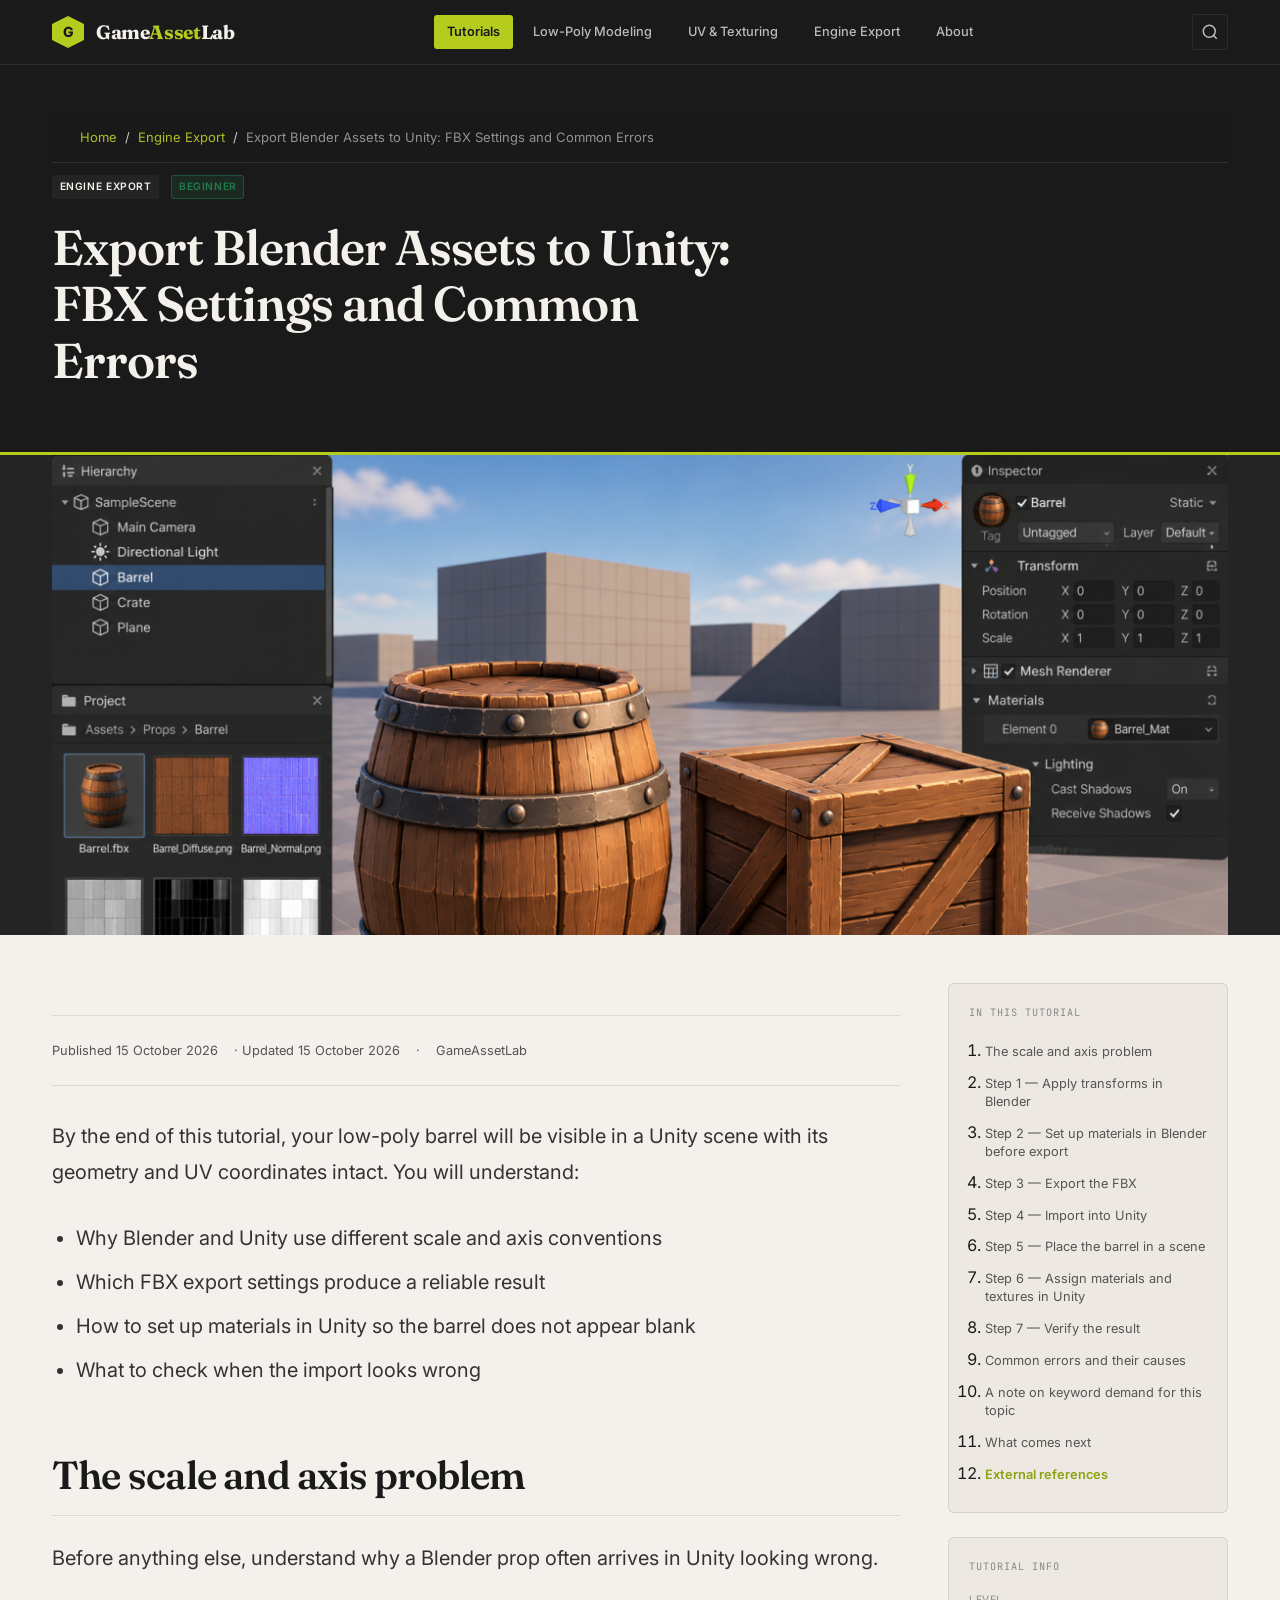
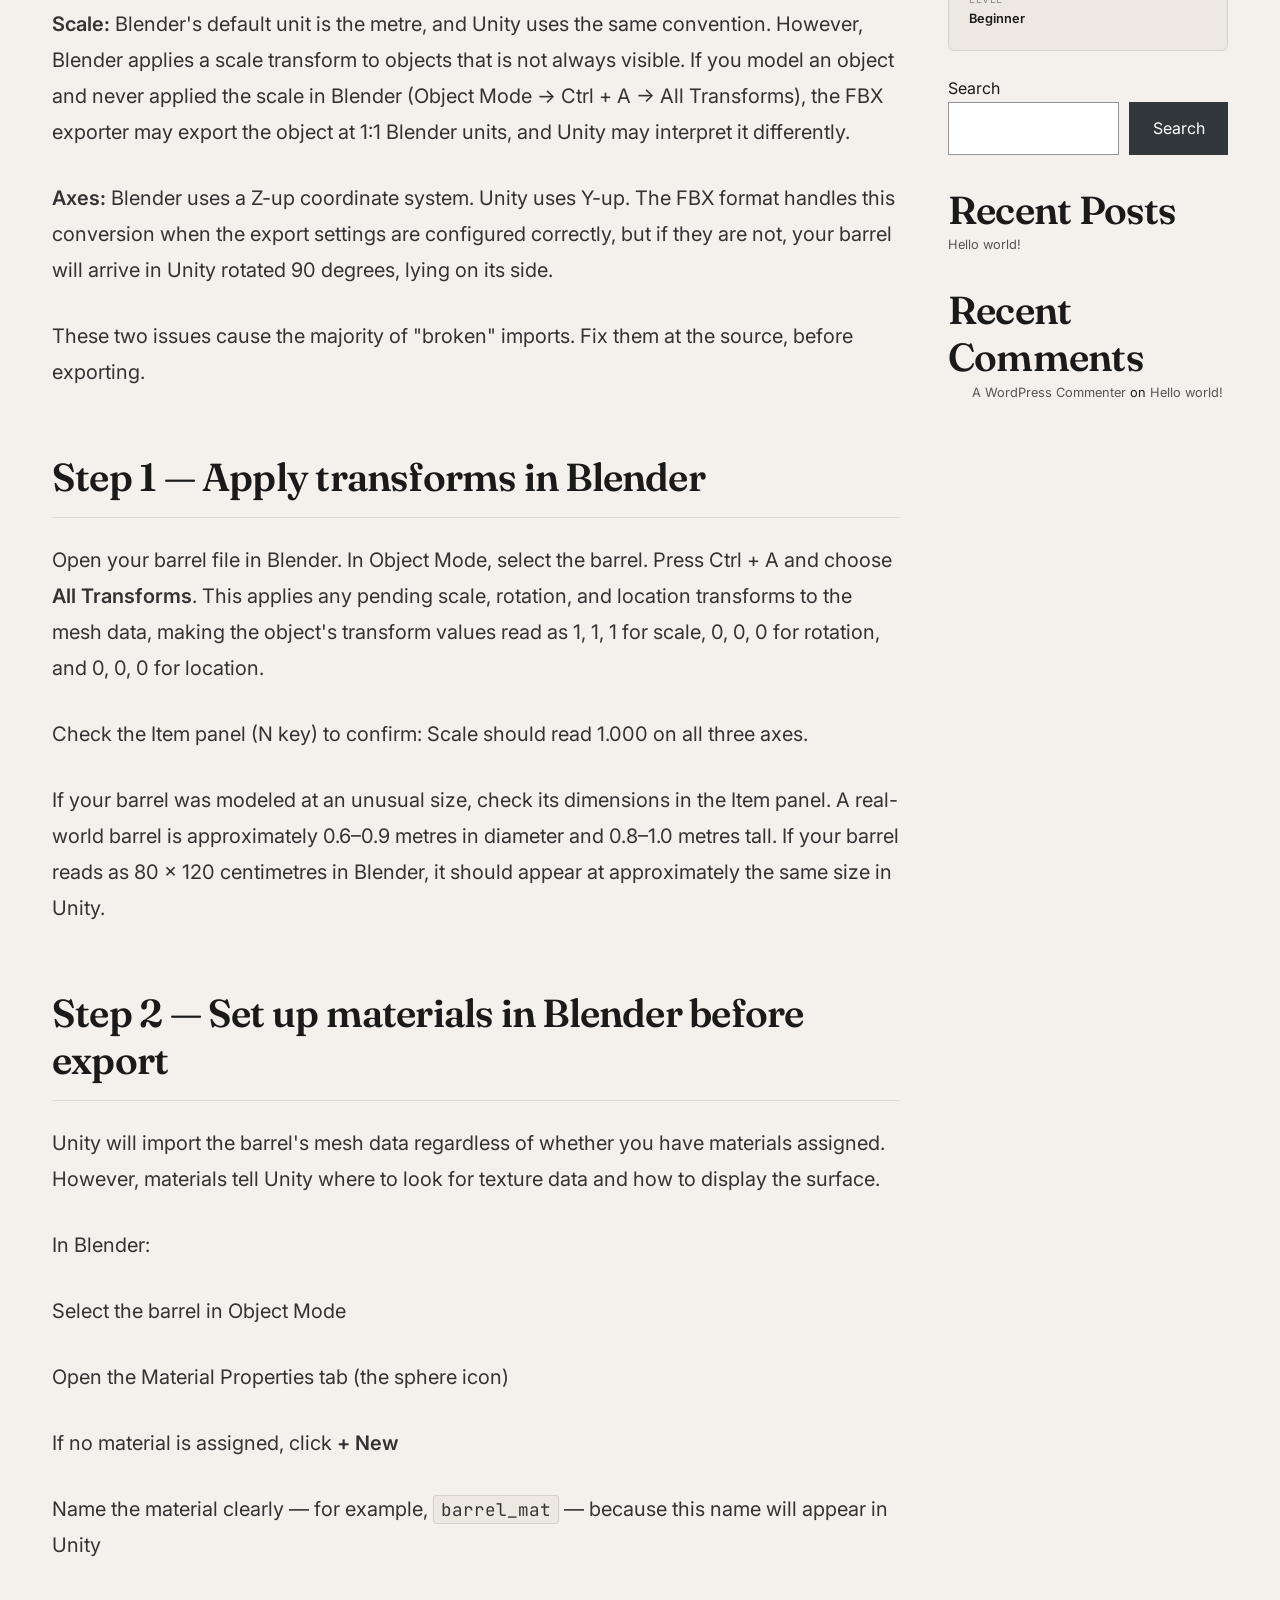
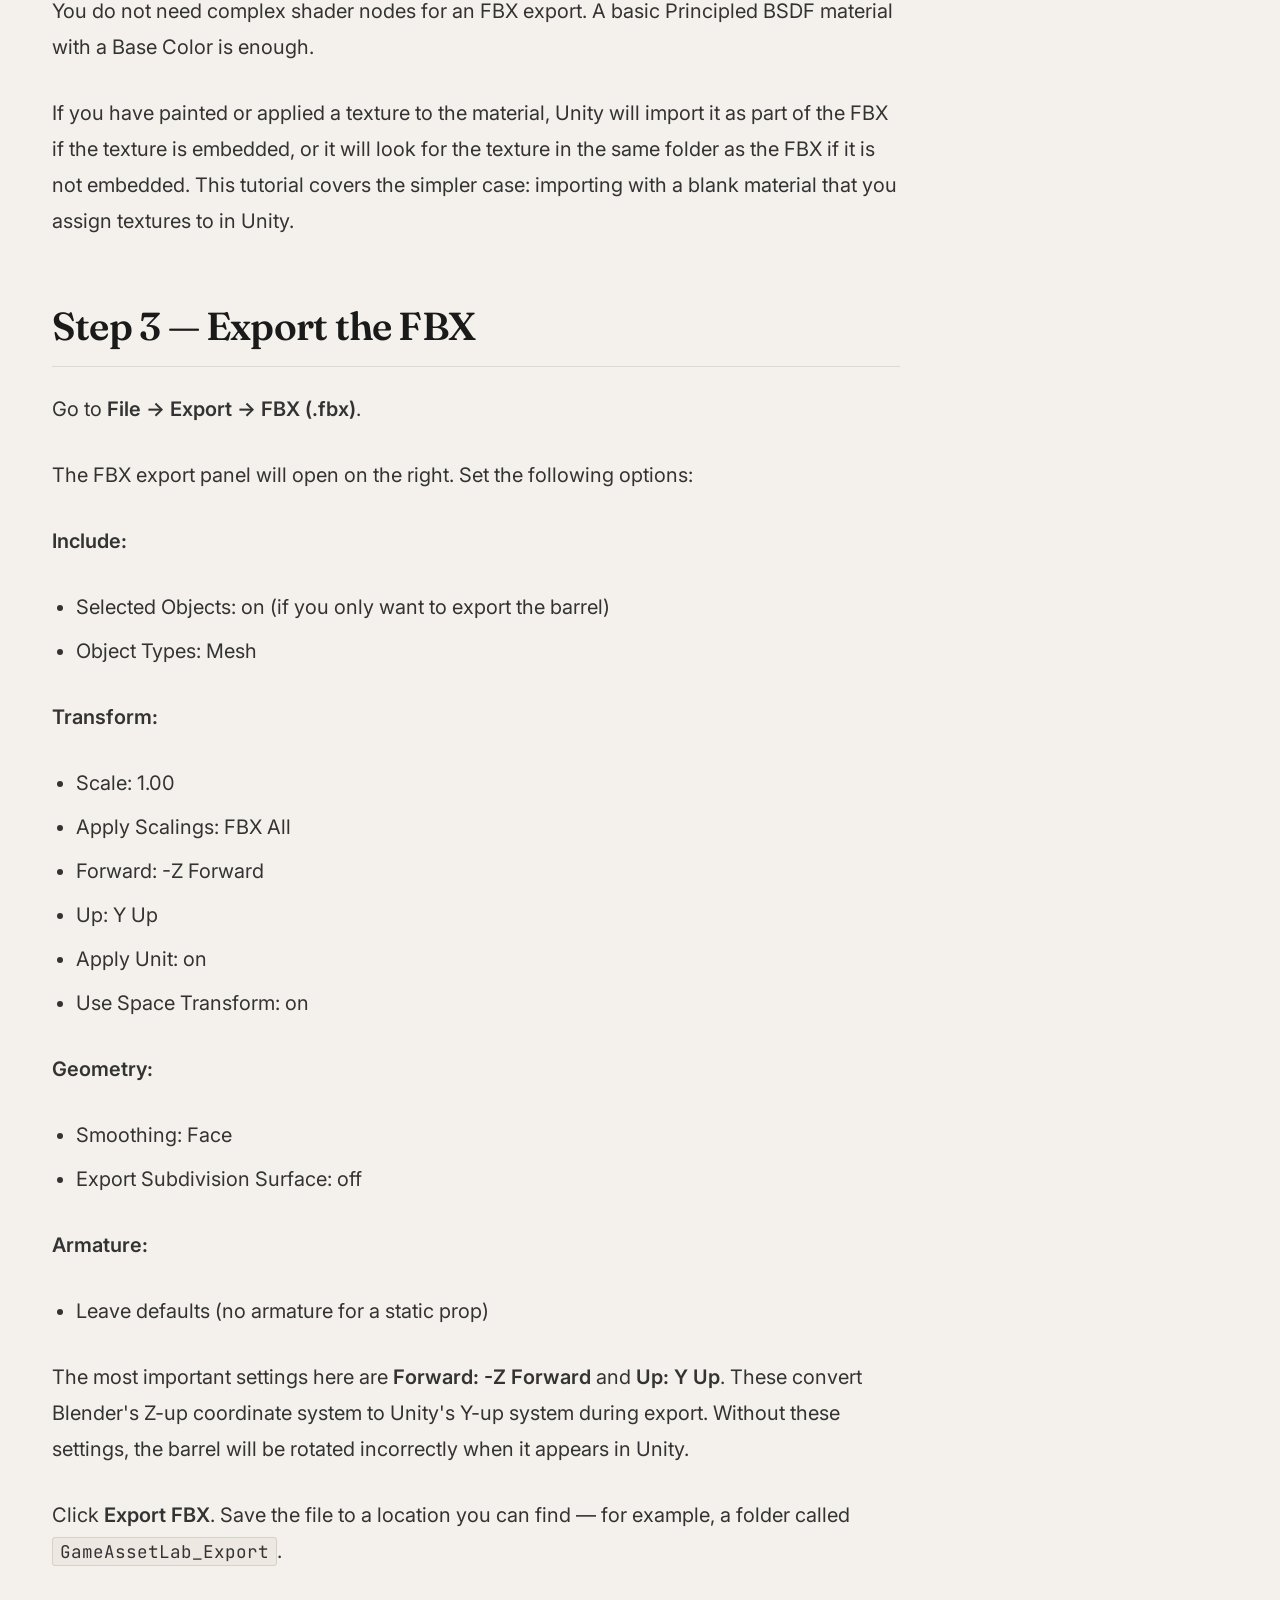
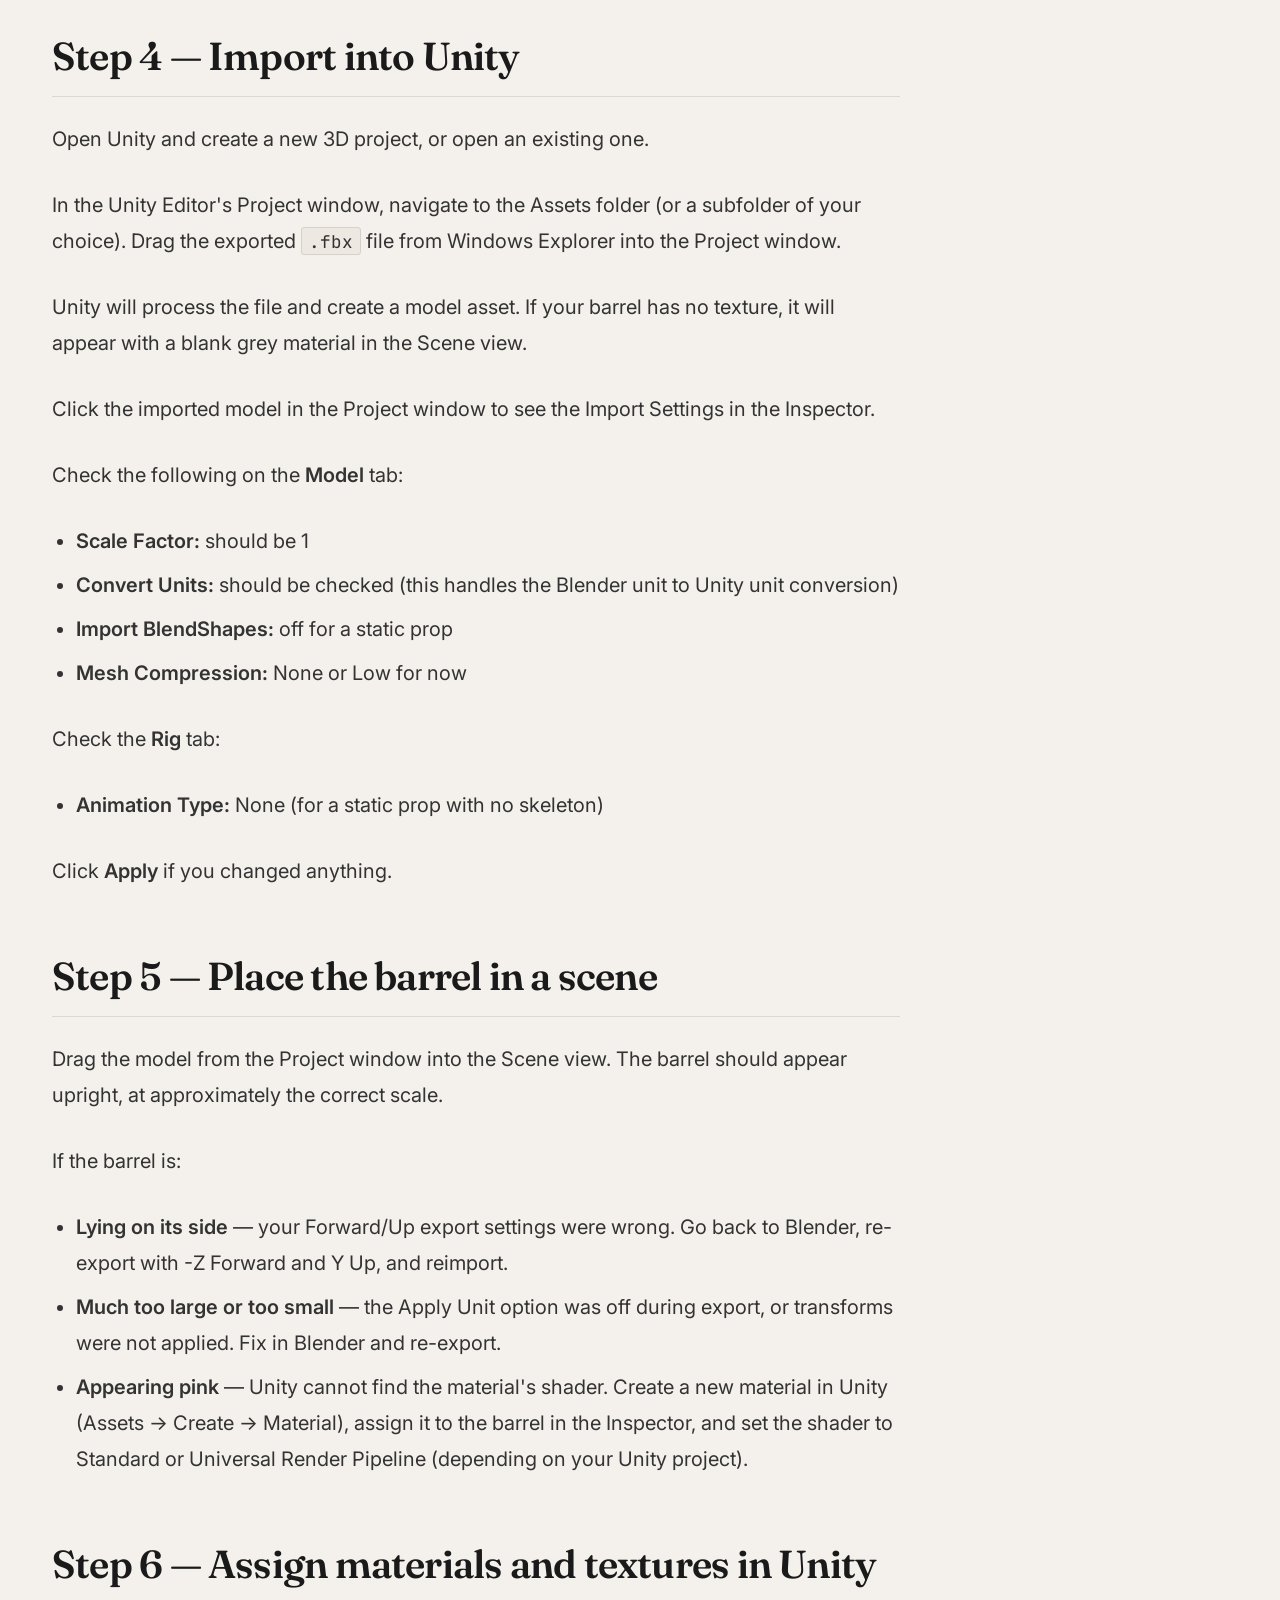
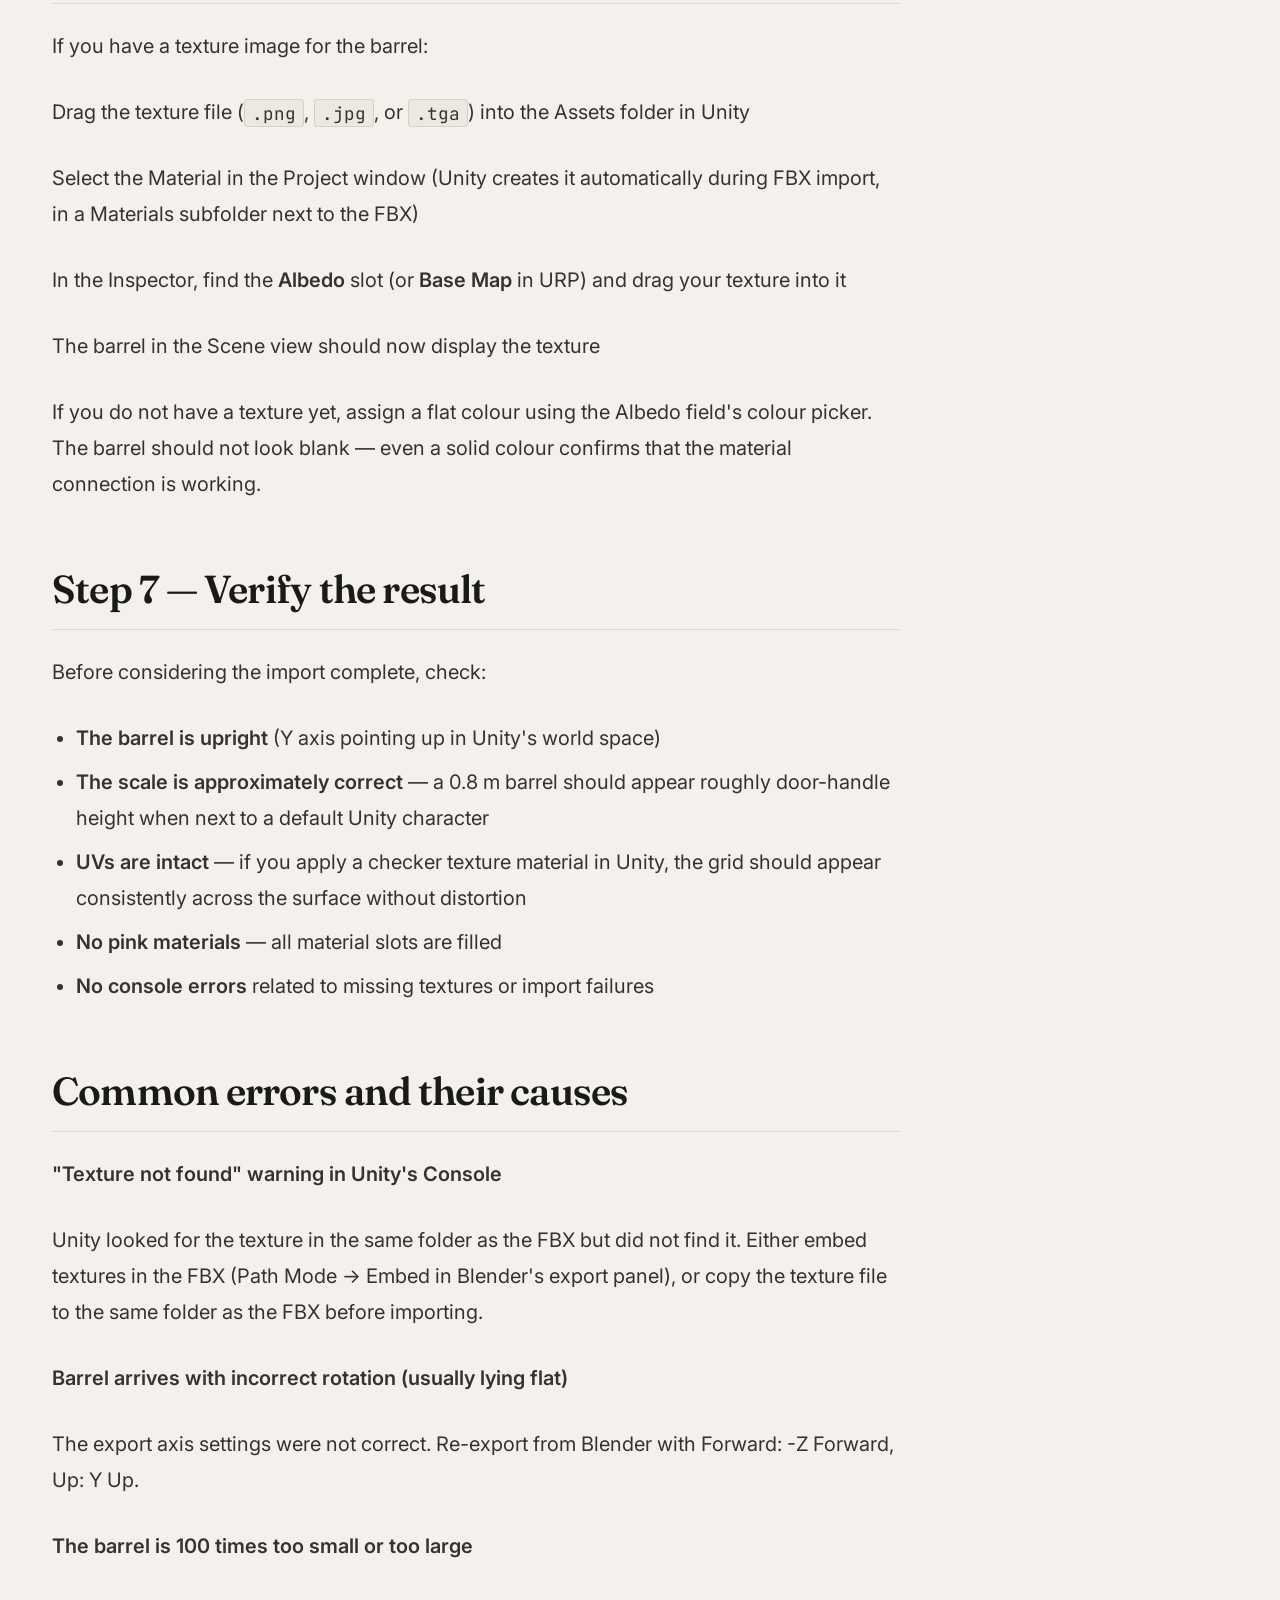
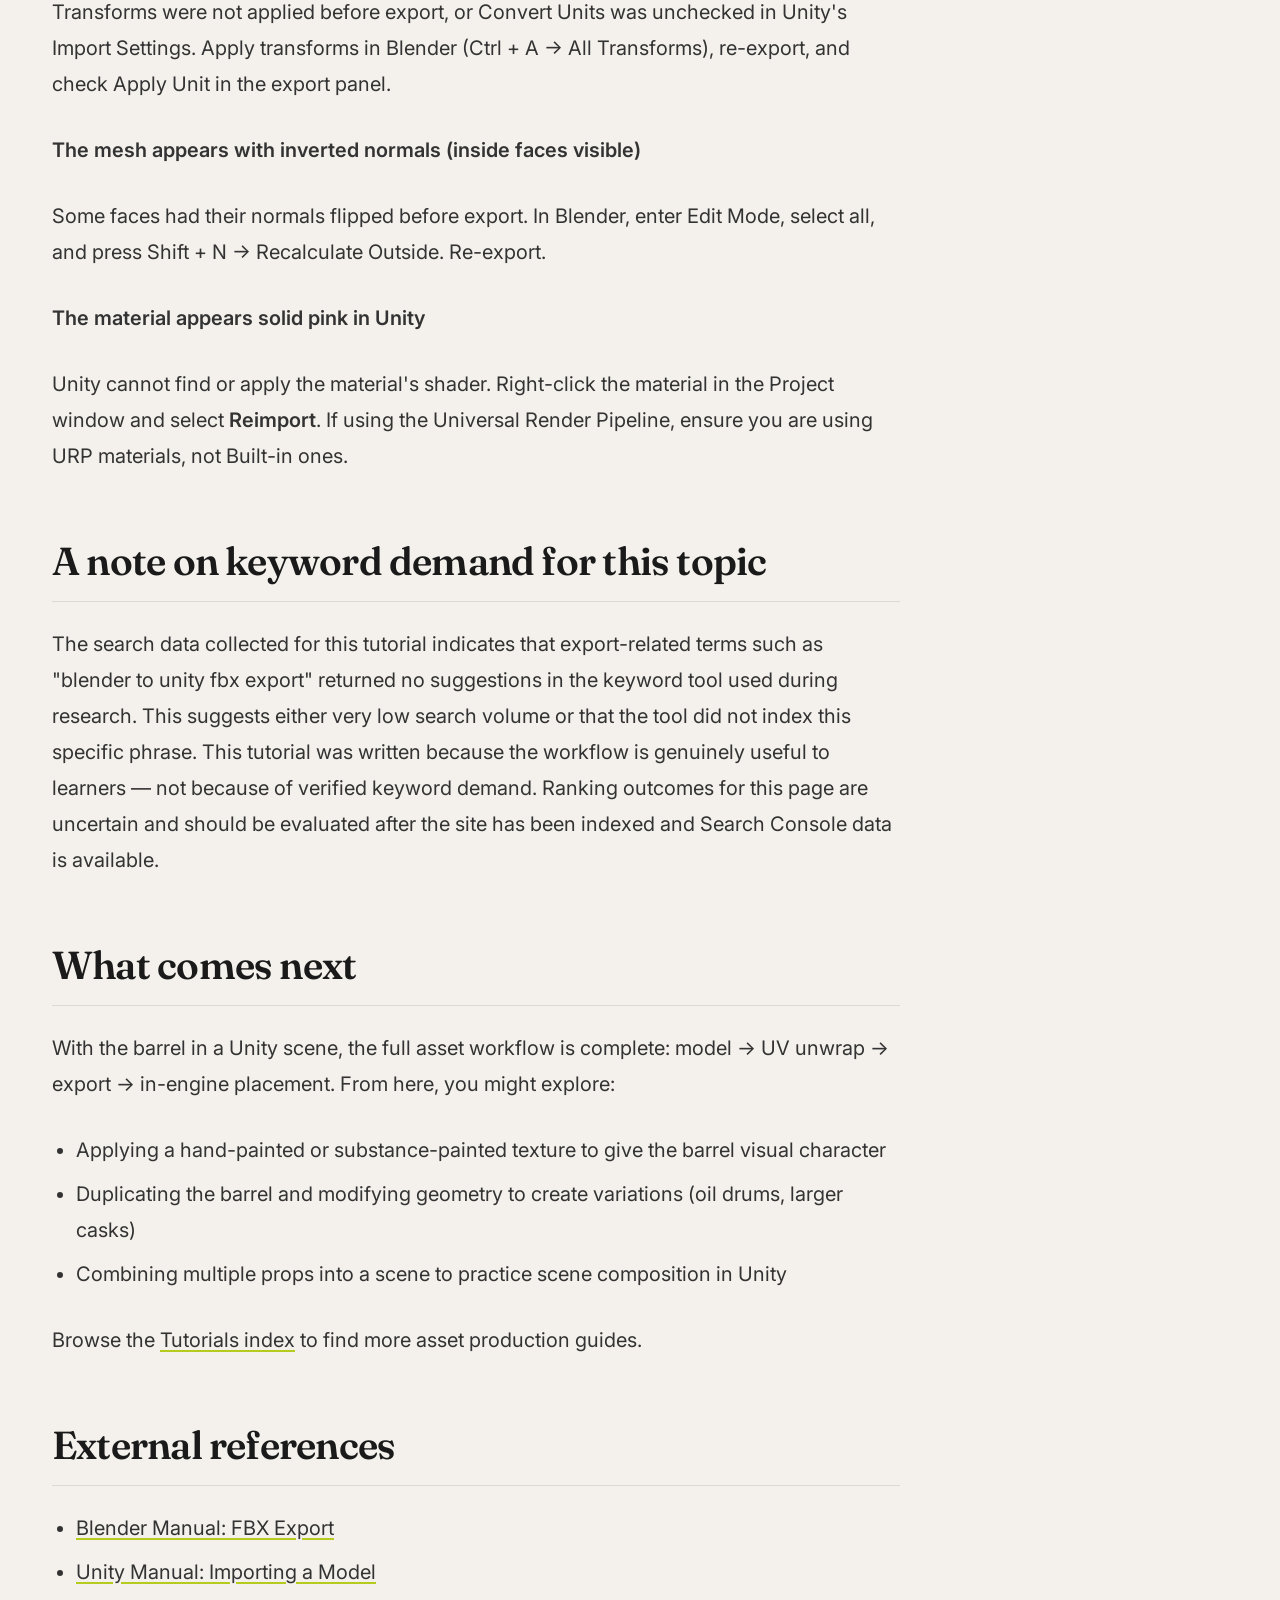
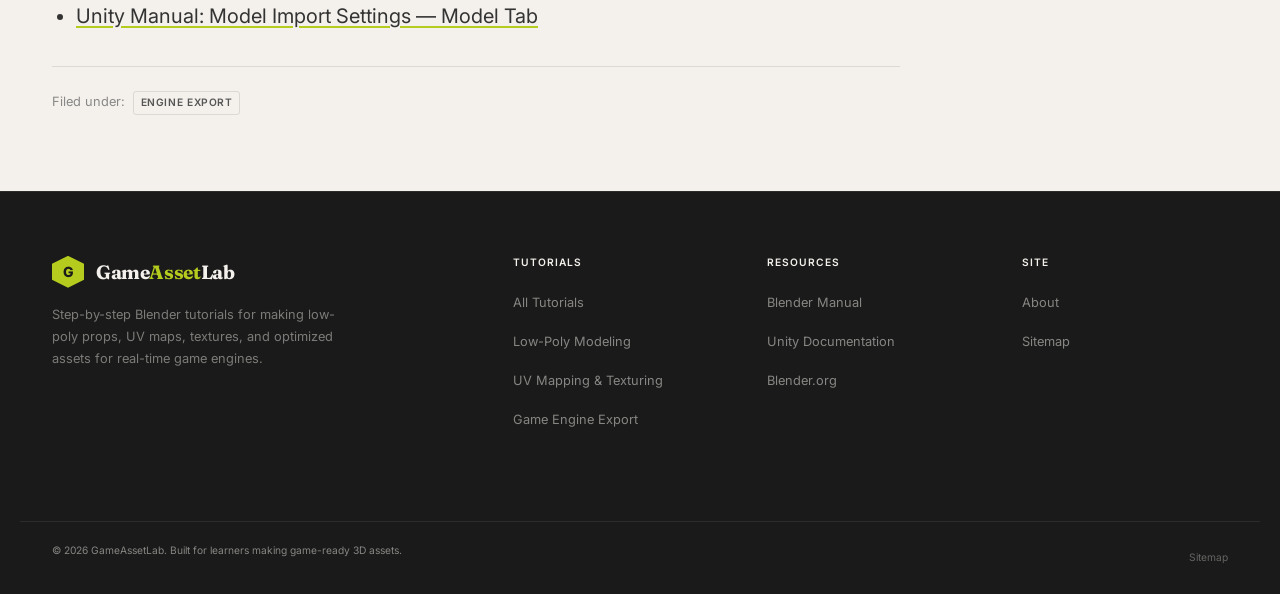
<file: tutorials/blender-to-unity-fbx/index.html>
<!DOCTYPE html>
<html lang="en-US" class="no-js">
<head><meta charset="UTF-8">
	
	<meta name="viewport" content="width=device-width, initial-scale=1">
	<meta http-equiv="X-UA-Compatible" content="IE=edge">
	<meta name="robots" content="index, follow, max-image-preview:large, max-snippet:-1, max-video-preview:-1">

	<!-- This site is optimized with the Yoast SEO plugin v28.7 - https://yoast.com/product/yoast-seo-wordpress/ -->
	<title>Blender to Unity: FBX Export Settings Guide</title>
	<meta name="description" content="Learn how to export Blender assets to Unity using the right FBX settings. Troubleshoot common issues with scale, materials, and importing game-ready models.">
	<link rel="canonical" href="/tutorials/blender-to-unity-fbx/">
	<meta property="og:locale" content="en_US">
	<meta property="og:type" content="article">
	<meta property="og:title" content="Blender to Unity: FBX Export Settings Guide">
	<meta property="og:description" content="Learn how to export Blender assets to Unity using the right FBX settings. Troubleshoot common issues with scale, materials, and importing game-ready models.">
	<meta property="og:url" content="/tutorials/blender-to-unity-fbx/">
	<meta property="og:site_name" content="GameAssetLab">
	<meta property="article:modified_time" content="2026-10-15T17:51:29+00:00">
	<meta property="og:image" content="/wp-content/uploads/2026/10/f1e5c794-17e0-4c69-8621-ee48979b203c.png">
	<meta property="og:image:width" content="1672">
	<meta property="og:image:height" content="941">
	<meta property="og:image:type" content="image/png">
	<meta name="twitter:card" content="summary_large_image">
	<meta name="twitter:label1" content="Est. reading time">
	<meta name="twitter:data1" content="7 minutes">
	<script type="application/ld+json" class="yoast-schema-graph">{
	    "@context": "https:\/\/schema.org",
	    "@graph": [
	        {
	            "@type": "WebPage",
	            "@id": "\/tutorials\/blender-to-unity-fbx\/",
	            "url": "\/tutorials\/blender-to-unity-fbx\/",
	            "name": "Blender to Unity: FBX Export Settings Guide",
	            "isPartOf": {
	                "@id": "\/#website"
	            },
	            "primaryImageOfPage": {
	                "@id": "\/tutorials\/blender-to-unity-fbx\/#primaryimage"
	            },
	            "image": {
	                "@id": "\/tutorials\/blender-to-unity-fbx\/#primaryimage"
	            },
	            "thumbnailUrl": "\/wp-content\/uploads\/2026\/10\/f1e5c794-17e0-4c69-8621-ee48979b203c.png",
	            "datePublished": "2026-10-15T14:00:28+00:00",
	            "dateModified": "2026-10-15T17:51:29+00:00",
	            "description": "Learn how to export Blender assets to Unity using the right FBX settings. Troubleshoot common issues with scale, materials, and importing game-ready models.",
	            "breadcrumb": {
	                "@id": "\/tutorials\/blender-to-unity-fbx\/#breadcrumb"
	            },
	            "inLanguage": "en-US",
	            "potentialAction": [
	                {
	                    "@type": "ReadAction",
	                    "target": [
	                        "\/tutorials\/blender-to-unity-fbx\/"
	                    ]
	                }
	            ]
	        },
	        {
	            "@type": "ImageObject",
	            "inLanguage": "en-US",
	            "@id": "\/tutorials\/blender-to-unity-fbx\/#primaryimage",
	            "url": "\/wp-content\/uploads\/2026\/10\/f1e5c794-17e0-4c69-8621-ee48979b203c.png",
	            "contentUrl": "\/wp-content\/uploads\/2026\/10\/f1e5c794-17e0-4c69-8621-ee48979b203c.png",
	            "width": 1672,
	            "height": 941
	        },
	        {
	            "@type": "BreadcrumbList",
	            "@id": "\/tutorials\/blender-to-unity-fbx\/#breadcrumb",
	            "itemListElement": [
	                {
	                    "@type": "ListItem",
	                    "position": 1,
	                    "name": "Home",
	                    "item": "\/"
	                },
	                {
	                    "@type": "ListItem",
	                    "position": 2,
	                    "name": "Export Blender Assets to Unity: FBX Settings and Common Errors"
	                }
	            ]
	        },
	        {
	            "@type": "WebSite",
	            "@id": "\/#website",
	            "url": "\/",
	            "name": "GameAssetLab",
	            "description": "",
	            "potentialAction": [
	                {
	                    "@type": "SearchAction",
	                    "target": {
	                        "@type": "EntryPoint",
	                        "urlTemplate": "\/?s={search_term_string}"
	                    },
	                    "query-input": {
	                        "@type": "PropertyValueSpecification",
	                        "valueRequired": true,
	                        "valueName": "search_term_string"
	                    }
	                }
	            ],
	            "inLanguage": "en-US"
	        }
	    ]
	}</script>
	<!-- / Yoast SEO plugin. -->



<link rel="dns-prefetch" href="//fonts.googleapis.com">


<style id="wp-img-auto-sizes-contain-inline-css">
img:is([sizes=auto i],[sizes^="auto," i]){contain-intrinsic-size:3000px 1500px}
/*# sourceURL=wp-img-auto-sizes-contain-inline-css */
</style>
<style id="wp-emoji-styles-inline-css">

	img.wp-smiley, img.emoji {
		display: inline !important;
		border: none !important;
		box-shadow: none !important;
		height: 1em !important;
		width: 1em !important;
		margin: 0 0.07em !important;
		vertical-align: -0.1em !important;
		background: none !important;
		padding: 0 !important;
	}
/*# sourceURL=wp-emoji-styles-inline-css */
</style>
<style id="wp-block-library-inline-css">
:root{--wp-block-synced-color:#7a00df;--wp-block-synced-color--rgb:122,0,223;--wp-bound-block-color:var(--wp-block-synced-color);--wp-editor-canvas-background:#ddd;--wp-admin-theme-color:#007cba;--wp-admin-theme-color--rgb:0,124,186;--wp-admin-theme-color-darker-10:#006ba1;--wp-admin-theme-color-darker-10--rgb:0,107,160.5;--wp-admin-theme-color-darker-20:#005a87;--wp-admin-theme-color-darker-20--rgb:0,90,135;--wp-admin-border-width-focus:2px}@media (min-resolution:192dpi){:root{--wp-admin-border-width-focus:1.5px}}.wp-element-button{cursor:pointer}:root .has-very-light-gray-background-color{background-color:#eee}:root .has-very-dark-gray-background-color{background-color:#313131}:root .has-very-light-gray-color{color:#eee}:root .has-very-dark-gray-color{color:#313131}:root .has-vivid-green-cyan-to-vivid-cyan-blue-gradient-background{background:linear-gradient(135deg,#00d084,#0693e3)}:root .has-purple-crush-gradient-background{background:linear-gradient(135deg,#34e2e4,#4721fb 50%,#ab1dfe)}:root .has-hazy-dawn-gradient-background{background:linear-gradient(135deg,#faaca8,#dad0ec)}:root .has-subdued-olive-gradient-background{background:linear-gradient(135deg,#fafae1,#67a671)}:root .has-atomic-cream-gradient-background{background:linear-gradient(135deg,#fdd79a,#004a59)}:root .has-nightshade-gradient-background{background:linear-gradient(135deg,#330968,#31cdcf)}:root .has-midnight-gradient-background{background:linear-gradient(135deg,#020381,#2874fc)}:root{--wp--preset--font-size--normal:16px;--wp--preset--font-size--huge:42px}.has-regular-font-size{font-size:1em}.has-larger-font-size{font-size:2.625em}.has-normal-font-size{font-size:var(--wp--preset--font-size--normal)}.has-huge-font-size{font-size:var(--wp--preset--font-size--huge)}:root .has-text-align-center{text-align:center}:root .has-text-align-left{text-align:left}:root .has-text-align-right{text-align:right}.has-fit-text{white-space:nowrap!important}#end-resizable-editor-section{display:none}.aligncenter{clear:both}.items-justified-left{justify-content:flex-start}.items-justified-center{justify-content:center}.items-justified-right{justify-content:flex-end}.items-justified-space-between{justify-content:space-between}.screen-reader-text{word-wrap:normal!important;border:0;clip-path:inset(50%);height:1px;margin:-1px;overflow:hidden;padding:0;position:absolute;width:1px;word-break:normal!important}.screen-reader-text:focus{background-color:#ddd;clip-path:none;color:#444;display:block;font-size:1em;height:auto;left:5px;line-height:normal;padding:15px 23px 14px;text-decoration:none;top:5px;width:auto;z-index:100000}html :where(.has-border-color){border-style:solid}html :where([style^=border-color],[style*=";border-color"],[style*="; border-color"]){border-style:solid}html :where([style^=border-top-color],[style*=";border-top-color"],[style*="; border-top-color"]){border-top-style:solid}html :where([style^=border-right-color],[style*=";border-right-color"],[style*="; border-right-color"]){border-right-style:solid}html :where([style^=border-bottom-color],[style*=";border-bottom-color"],[style*="; border-bottom-color"]){border-bottom-style:solid}html :where([style^=border-left-color],[style*=";border-left-color"],[style*="; border-left-color"]){border-left-style:solid}html :where([style^=border-width],[style*=";border-width"],[style*="; border-width"]){border-style:solid}html :where([style^=border-top-width],[style*=";border-top-width"],[style*="; border-top-width"]){border-top-style:solid}html :where([style^=border-right-width],[style*=";border-right-width"],[style*="; border-right-width"]){border-right-style:solid}html :where([style^=border-bottom-width],[style*=";border-bottom-width"],[style*="; border-bottom-width"]){border-bottom-style:solid}html :where([style^=border-left-width],[style*=";border-left-width"],[style*="; border-left-width"]){border-left-style:solid}html :where(img[class*=wp-image-]){height:auto;max-width:100%}:where(figure){margin:0 0 1em}html :where(.is-position-sticky){--wp-admin--admin-bar--position-offset:var(--wp-admin--admin-bar--height,0px)}@media screen and (max-width:600px){html :where(.is-position-sticky){--wp-admin--admin-bar--position-offset:0px}}

/*# sourceURL=/wp-includes/css/dist/block-library/common.min.css */
</style>
<style id="wp-block-heading-inline-css">
h1:where(.wp-block-heading).has-background,h2:where(.wp-block-heading).has-background,h3:where(.wp-block-heading).has-background,h4:where(.wp-block-heading).has-background,h5:where(.wp-block-heading).has-background,h6:where(.wp-block-heading).has-background{padding:1.25em 2.375em}h1.has-text-align-left[style*=writing-mode]:where([style*=vertical-lr]),h1.has-text-align-right[style*=writing-mode]:where([style*=vertical-rl]),h2.has-text-align-left[style*=writing-mode]:where([style*=vertical-lr]),h2.has-text-align-right[style*=writing-mode]:where([style*=vertical-rl]),h3.has-text-align-left[style*=writing-mode]:where([style*=vertical-lr]),h3.has-text-align-right[style*=writing-mode]:where([style*=vertical-rl]),h4.has-text-align-left[style*=writing-mode]:where([style*=vertical-lr]),h4.has-text-align-right[style*=writing-mode]:where([style*=vertical-rl]),h5.has-text-align-left[style*=writing-mode]:where([style*=vertical-lr]),h5.has-text-align-right[style*=writing-mode]:where([style*=vertical-rl]),h6.has-text-align-left[style*=writing-mode]:where([style*=vertical-lr]),h6.has-text-align-right[style*=writing-mode]:where([style*=vertical-rl]){rotate:180deg}
/*# sourceURL=/wp-includes/blocks/heading/style.min.css */
</style>
<style id="wp-block-latest-comments-inline-css">
:where(.wp-block-latest-comments){padding-left:0}ol.wp-block-latest-comments{box-sizing:border-box;margin-left:0}:where(.wp-block-latest-comments:not([style*=line-height] .wp-block-latest-comments__comment)){line-height:1.1}:where(.wp-block-latest-comments:not([style*=line-height] .wp-block-latest-comments__comment-excerpt p)){line-height:1.8}.has-dates :where(.wp-block-latest-comments:not([style*=line-height])),.has-excerpts :where(.wp-block-latest-comments:not([style*=line-height])){line-height:1.5}.wp-block-latest-comments__comment{list-style:none;margin-bottom:1em}.has-avatars .wp-block-latest-comments__comment{list-style:none;min-height:2.25em}.has-avatars .wp-block-latest-comments__comment .wp-block-latest-comments__comment-excerpt,.has-avatars .wp-block-latest-comments__comment .wp-block-latest-comments__comment-meta{margin-left:3.25em}.wp-block-latest-comments__comment-excerpt p{font-size:.875em;margin:.36em 0 1.4em}.wp-block-latest-comments__comment-date{display:block;font-size:.75em}.wp-block-latest-comments .avatar,.wp-block-latest-comments__comment-avatar{border-radius:1.5em;display:block;float:left;height:2.5em;margin-right:.75em;width:2.5em}.wp-block-latest-comments[class*=-font-size] a,.wp-block-latest-comments[style*=font-size] a{font-size:inherit}
/*# sourceURL=/wp-includes/blocks/latest-comments/style.min.css */
</style>
<style id="wp-block-latest-posts-inline-css">
.wp-block-latest-posts{box-sizing:border-box}.wp-block-latest-posts.alignleft{margin-right:2em}.wp-block-latest-posts.alignright{margin-left:2em}.wp-block-latest-posts.wp-block-latest-posts__list{list-style:none}.wp-block-latest-posts.wp-block-latest-posts__list li{clear:both;overflow-wrap:break-word}.wp-block-latest-posts.is-grid:not(.is-layout-grid){display:flex;flex-wrap:wrap}.wp-block-latest-posts.is-grid:not(.is-layout-grid) li{margin:0 1.25em 1.25em 0;width:100%}@media (min-width:600px){.wp-block-latest-posts.columns-2:not(.is-layout-grid) li{width:calc(50% - .625em)}.wp-block-latest-posts.columns-2:not(.is-layout-grid) li:nth-child(2n){margin-right:0}.wp-block-latest-posts.columns-3:not(.is-layout-grid) li{width:calc(33.33333% - .83333em)}.wp-block-latest-posts.columns-3:not(.is-layout-grid) li:nth-child(3n){margin-right:0}.wp-block-latest-posts.columns-4:not(.is-layout-grid) li{width:calc(25% - .9375em)}.wp-block-latest-posts.columns-4:not(.is-layout-grid) li:nth-child(4n){margin-right:0}.wp-block-latest-posts.columns-5:not(.is-layout-grid) li{width:calc(20% - 1em)}.wp-block-latest-posts.columns-5:not(.is-layout-grid) li:nth-child(5n){margin-right:0}.wp-block-latest-posts.columns-6:not(.is-layout-grid) li{width:calc(16.66667% - 1.04167em)}.wp-block-latest-posts.columns-6:not(.is-layout-grid) li:nth-child(6n){margin-right:0}}@media (max-width:600px){.wp-block-latest-posts-is-layout-grid[class*=columns-]:not(.has-native-responsive-grid){grid-template-columns:1fr}}:root :where(.wp-block-latest-posts.is-grid){padding:0}:root :where(.wp-block-latest-posts.wp-block-latest-posts__list){padding-left:0}.wp-block-latest-posts__post-author,.wp-block-latest-posts__post-date{display:block;font-size:.8125em}.wp-block-latest-posts__post-excerpt,.wp-block-latest-posts__post-full-content{margin-bottom:1em;margin-top:.5em}.wp-block-latest-posts__featured-image a{display:inline-block}.wp-block-latest-posts__featured-image img{height:auto;max-width:100%;width:auto}.wp-block-latest-posts__featured-image.alignleft{float:left;margin-right:1em}.wp-block-latest-posts__featured-image.alignright{float:right;margin-left:1em}.wp-block-latest-posts__featured-image.aligncenter{margin-bottom:1em;text-align:center}
/*# sourceURL=/wp-includes/blocks/latest-posts/style.min.css */
</style>
<style id="wp-block-search-inline-css">
.wp-block-search__button{margin-left:10px;word-break:normal}.wp-block-search__button.has-icon{line-height:0}.wp-block-search__button svg{fill:currentColor;height:1.25em;min-height:24px;min-width:24px;vertical-align:text-bottom;width:1.25em}:where(.wp-block-search__button){border:1px solid #ccc;padding:6px 10px}.wp-block-search__inside-wrapper{display:flex;flex:auto;flex-wrap:nowrap;max-width:100%}.wp-block-search__label{width:100%}.wp-block-search.wp-block-search__button-only .wp-block-search__button{box-sizing:border-box;display:flex;flex-shrink:0;justify-content:center;margin-left:0;max-width:100%}.wp-block-search.wp-block-search__button-only .wp-block-search__inside-wrapper{min-width:0!important;transition-property:width}.wp-block-search.wp-block-search__button-only .wp-block-search__input{flex-basis:100%;transition-duration:.3s}.wp-block-search.wp-block-search__button-only.wp-block-search__searchfield-hidden,.wp-block-search.wp-block-search__button-only.wp-block-search__searchfield-hidden .wp-block-search__inside-wrapper{overflow:hidden}.wp-block-search.wp-block-search__button-only.wp-block-search__searchfield-hidden .wp-block-search__input{border-left-width:0!important;border-right-width:0!important;flex-basis:0;flex-grow:0;margin:0;min-width:0!important;padding-left:0!important;padding-right:0!important;width:0!important}:where(.wp-block-search__input){-webkit-appearance:initial;-moz-appearance:initial;appearance:none;border:1px solid #949494;flex-grow:1;font-family:inherit;font-size:inherit;font-style:inherit;font-weight:inherit;letter-spacing:inherit;line-height:inherit;margin-left:0;margin-right:0;min-width:3rem;padding:8px;text-decoration:unset!important;text-transform:inherit}:where(.wp-block-search__button-inside .wp-block-search__inside-wrapper){background-color:#fff;border:1px solid #949494;box-sizing:border-box;padding:4px}:where(.wp-block-search__button-inside .wp-block-search__inside-wrapper) .wp-block-search__input{border:none;border-radius:0;padding:0 4px}:where(.wp-block-search__button-inside .wp-block-search__inside-wrapper) .wp-block-search__input:focus{outline:none}:where(.wp-block-search__button-inside .wp-block-search__inside-wrapper) :where(.wp-block-search__button){padding:4px 8px}.wp-block-search.aligncenter .wp-block-search__inside-wrapper{margin:auto}.wp-block[data-align=right] .wp-block-search.wp-block-search__button-only .wp-block-search__inside-wrapper{float:right}
/*# sourceURL=/wp-includes/blocks/search/style.min.css */
</style>
<style id="wp-block-group-inline-css">
.wp-block-group{box-sizing:border-box}:where(.wp-block-group.wp-block-group-is-layout-constrained){position:relative}
/*# sourceURL=/wp-includes/blocks/group/style.min.css */
</style>

<style id="classic-theme-styles-inline-css">
/*! This file is auto-generated */
.wp-block-button__link{color:#fff;background-color:#32373c;border-radius:9999px;box-shadow:none;text-decoration:none;padding:calc(.667em + 2px) calc(1.333em + 2px);font-size:1.125em}.wp-block-file__button{background:#32373c;color:#fff;text-decoration:none}
/*# sourceURL=/wp-includes/css/classic-themes.min.css */
</style>

<style id="global-styles-inline-css">
:root{--wp--preset--aspect-ratio--square: 1;--wp--preset--aspect-ratio--4-3: 4/3;--wp--preset--aspect-ratio--3-4: 3/4;--wp--preset--aspect-ratio--3-2: 3/2;--wp--preset--aspect-ratio--2-3: 2/3;--wp--preset--aspect-ratio--16-9: 16/9;--wp--preset--aspect-ratio--9-16: 9/16;--wp--preset--color--black: #000000;--wp--preset--color--cyan-bluish-gray: #abb8c3;--wp--preset--color--white: #ffffff;--wp--preset--color--pale-pink: #f78da7;--wp--preset--color--vivid-red: #cf2e2e;--wp--preset--color--luminous-vivid-orange: #ff6900;--wp--preset--color--luminous-vivid-amber: #fcb900;--wp--preset--color--light-green-cyan: #7bdcb5;--wp--preset--color--vivid-green-cyan: #00d084;--wp--preset--color--pale-cyan-blue: #8ed1fc;--wp--preset--color--vivid-cyan-blue: #0693e3;--wp--preset--color--vivid-purple: #9b51e0;--wp--preset--gradient--vivid-cyan-blue-to-vivid-purple: linear-gradient(135deg,rgb(6,147,227) 0%,rgb(155,81,224) 100%);--wp--preset--gradient--light-green-cyan-to-vivid-green-cyan: linear-gradient(135deg,rgb(122,220,180) 0%,rgb(0,208,130) 100%);--wp--preset--gradient--luminous-vivid-amber-to-luminous-vivid-orange: linear-gradient(135deg,rgb(252,185,0) 0%,rgb(255,105,0) 100%);--wp--preset--gradient--luminous-vivid-orange-to-vivid-red: linear-gradient(135deg,rgb(255,105,0) 0%,rgb(207,46,46) 100%);--wp--preset--gradient--very-light-gray-to-cyan-bluish-gray: linear-gradient(135deg,rgb(238,238,238) 0%,rgb(169,184,195) 100%);--wp--preset--gradient--cool-to-warm-spectrum: linear-gradient(135deg,rgb(74,234,220) 0%,rgb(151,120,209) 20%,rgb(207,42,186) 40%,rgb(238,44,130) 60%,rgb(251,105,98) 80%,rgb(254,248,76) 100%);--wp--preset--gradient--blush-light-purple: linear-gradient(135deg,rgb(255,206,236) 0%,rgb(152,150,240) 100%);--wp--preset--gradient--blush-bordeaux: linear-gradient(135deg,rgb(254,205,165) 0%,rgb(254,45,45) 50%,rgb(107,0,62) 100%);--wp--preset--gradient--luminous-dusk: linear-gradient(135deg,rgb(255,203,112) 0%,rgb(199,81,192) 50%,rgb(65,88,208) 100%);--wp--preset--gradient--pale-ocean: linear-gradient(135deg,rgb(255,245,203) 0%,rgb(182,227,212) 50%,rgb(51,167,181) 100%);--wp--preset--gradient--electric-grass: linear-gradient(135deg,rgb(202,248,128) 0%,rgb(113,206,126) 100%);--wp--preset--gradient--midnight: linear-gradient(135deg,rgb(2,3,129) 0%,rgb(40,116,252) 100%);--wp--preset--font-size--small: 13px;--wp--preset--font-size--medium: 20px;--wp--preset--font-size--large: 36px;--wp--preset--font-size--x-large: 42px;--wp--preset--spacing--20: 0.44rem;--wp--preset--spacing--30: 0.67rem;--wp--preset--spacing--40: 1rem;--wp--preset--spacing--50: 1.5rem;--wp--preset--spacing--60: 2.25rem;--wp--preset--spacing--70: 3.38rem;--wp--preset--spacing--80: 5.06rem;--wp--preset--shadow--natural: 6px 6px 9px rgba(0, 0, 0, 0.2);--wp--preset--shadow--deep: 12px 12px 50px rgba(0, 0, 0, 0.4);--wp--preset--shadow--sharp: 6px 6px 0px rgba(0, 0, 0, 0.2);--wp--preset--shadow--outlined: 6px 6px 0px -3px rgb(255, 255, 255), 6px 6px rgb(0, 0, 0);--wp--preset--shadow--crisp: 6px 6px 0px rgb(0, 0, 0);}.wp-block-button{--wp--preset--dimension--25: 25%;--wp--preset--dimension--50: 50%;--wp--preset--dimension--75: 75%;--wp--preset--dimension--100: 100%;}:where(body) { margin: 0; }:where(.is-layout-flex){gap: 0.5em;}:where(.is-layout-grid){gap: 0.5em;}body .is-layout-flex{display: flex;}.is-layout-flex{flex-wrap: wrap;align-items: center;}.is-layout-flex > :is(*, div){margin: 0;}body .is-layout-grid{display: grid;}.is-layout-grid > :is(*, div){margin: 0;}body{padding-top: 0px;padding-right: 0px;padding-bottom: 0px;padding-left: 0px;}:root :where(.wp-element-button, .wp-block-button__link){background-color: #32373c;border-width: 0;color: #fff;font-family: inherit;font-size: inherit;font-style: inherit;font-weight: inherit;letter-spacing: inherit;line-height: inherit;padding-top: calc(0.667em + 2px);padding-right: calc(1.333em + 2px);padding-bottom: calc(0.667em + 2px);padding-left: calc(1.333em + 2px);text-decoration: none;text-transform: inherit;}.has-black-color{color: var(--wp--preset--color--black) !important;}.has-cyan-bluish-gray-color{color: var(--wp--preset--color--cyan-bluish-gray) !important;}.has-white-color{color: var(--wp--preset--color--white) !important;}.has-pale-pink-color{color: var(--wp--preset--color--pale-pink) !important;}.has-vivid-red-color{color: var(--wp--preset--color--vivid-red) !important;}.has-luminous-vivid-orange-color{color: var(--wp--preset--color--luminous-vivid-orange) !important;}.has-luminous-vivid-amber-color{color: var(--wp--preset--color--luminous-vivid-amber) !important;}.has-light-green-cyan-color{color: var(--wp--preset--color--light-green-cyan) !important;}.has-vivid-green-cyan-color{color: var(--wp--preset--color--vivid-green-cyan) !important;}.has-pale-cyan-blue-color{color: var(--wp--preset--color--pale-cyan-blue) !important;}.has-vivid-cyan-blue-color{color: var(--wp--preset--color--vivid-cyan-blue) !important;}.has-vivid-purple-color{color: var(--wp--preset--color--vivid-purple) !important;}.has-black-background-color{background-color: var(--wp--preset--color--black) !important;}.has-cyan-bluish-gray-background-color{background-color: var(--wp--preset--color--cyan-bluish-gray) !important;}.has-white-background-color{background-color: var(--wp--preset--color--white) !important;}.has-pale-pink-background-color{background-color: var(--wp--preset--color--pale-pink) !important;}.has-vivid-red-background-color{background-color: var(--wp--preset--color--vivid-red) !important;}.has-luminous-vivid-orange-background-color{background-color: var(--wp--preset--color--luminous-vivid-orange) !important;}.has-luminous-vivid-amber-background-color{background-color: var(--wp--preset--color--luminous-vivid-amber) !important;}.has-light-green-cyan-background-color{background-color: var(--wp--preset--color--light-green-cyan) !important;}.has-vivid-green-cyan-background-color{background-color: var(--wp--preset--color--vivid-green-cyan) !important;}.has-pale-cyan-blue-background-color{background-color: var(--wp--preset--color--pale-cyan-blue) !important;}.has-vivid-cyan-blue-background-color{background-color: var(--wp--preset--color--vivid-cyan-blue) !important;}.has-vivid-purple-background-color{background-color: var(--wp--preset--color--vivid-purple) !important;}.has-black-border-color{border-color: var(--wp--preset--color--black) !important;}.has-cyan-bluish-gray-border-color{border-color: var(--wp--preset--color--cyan-bluish-gray) !important;}.has-white-border-color{border-color: var(--wp--preset--color--white) !important;}.has-pale-pink-border-color{border-color: var(--wp--preset--color--pale-pink) !important;}.has-vivid-red-border-color{border-color: var(--wp--preset--color--vivid-red) !important;}.has-luminous-vivid-orange-border-color{border-color: var(--wp--preset--color--luminous-vivid-orange) !important;}.has-luminous-vivid-amber-border-color{border-color: var(--wp--preset--color--luminous-vivid-amber) !important;}.has-light-green-cyan-border-color{border-color: var(--wp--preset--color--light-green-cyan) !important;}.has-vivid-green-cyan-border-color{border-color: var(--wp--preset--color--vivid-green-cyan) !important;}.has-pale-cyan-blue-border-color{border-color: var(--wp--preset--color--pale-cyan-blue) !important;}.has-vivid-cyan-blue-border-color{border-color: var(--wp--preset--color--vivid-cyan-blue) !important;}.has-vivid-purple-border-color{border-color: var(--wp--preset--color--vivid-purple) !important;}.has-vivid-cyan-blue-to-vivid-purple-gradient-background{background: var(--wp--preset--gradient--vivid-cyan-blue-to-vivid-purple) !important;}.has-light-green-cyan-to-vivid-green-cyan-gradient-background{background: var(--wp--preset--gradient--light-green-cyan-to-vivid-green-cyan) !important;}.has-luminous-vivid-amber-to-luminous-vivid-orange-gradient-background{background: var(--wp--preset--gradient--luminous-vivid-amber-to-luminous-vivid-orange) !important;}.has-luminous-vivid-orange-to-vivid-red-gradient-background{background: var(--wp--preset--gradient--luminous-vivid-orange-to-vivid-red) !important;}.has-very-light-gray-to-cyan-bluish-gray-gradient-background{background: var(--wp--preset--gradient--very-light-gray-to-cyan-bluish-gray) !important;}.has-cool-to-warm-spectrum-gradient-background{background: var(--wp--preset--gradient--cool-to-warm-spectrum) !important;}.has-blush-light-purple-gradient-background{background: var(--wp--preset--gradient--blush-light-purple) !important;}.has-blush-bordeaux-gradient-background{background: var(--wp--preset--gradient--blush-bordeaux) !important;}.has-luminous-dusk-gradient-background{background: var(--wp--preset--gradient--luminous-dusk) !important;}.has-pale-ocean-gradient-background{background: var(--wp--preset--gradient--pale-ocean) !important;}.has-electric-grass-gradient-background{background: var(--wp--preset--gradient--electric-grass) !important;}.has-midnight-gradient-background{background: var(--wp--preset--gradient--midnight) !important;}.has-small-font-size{font-size: var(--wp--preset--font-size--small) !important;}.has-medium-font-size{font-size: var(--wp--preset--font-size--medium) !important;}.has-large-font-size{font-size: var(--wp--preset--font-size--large) !important;}.has-x-large-font-size{font-size: var(--wp--preset--font-size--x-large) !important;}
:where(.wp-block-latest-posts.is-layout-flex){gap: 1.25em;}:where(.wp-block-latest-posts.is-layout-grid){gap: 1.25em;}
/*# sourceURL=global-styles-inline-css */
</style>

<link rel="stylesheet" id="gal-fonts-css" href="https://fonts.googleapis.com/css2?family=Fraunces:ital,opsz,wght@0,9..144,300..900;1,9..144,300..900&amp;family=Inter:wght@400;500;600&amp;family=JetBrains+Mono:wght@400;700&amp;display=swap" media="all">
<link rel="stylesheet" id="gameassetlab-style-css" href="/wp-content/themes/gameassetlab-theme/style.css?ver=1.0.0" media="all">
<link rel="stylesheet" id="gameassetlab-components-css" href="/wp-content/themes/gameassetlab-theme/assets/css/components.css?ver=1.0.0" media="all">
</head>
<body class="wp-singular tutorial-template-default single single-tutorial postid-19 wp-embed-responsive wp-theme-gameassetlab-theme">

<a class="skip-link" href="#main">Skip to main content</a>
<div class="reading-progress" id="reading-progress" role="progressbar" aria-label="Reading progress"></div>

<header class="site-header" role="banner">
	<div class="site-header__inner">

		<!-- Logo -->
		<a href="/" class="site-logo" rel="home" aria-label="GameAssetLab -” home">
			<div class="site-logo__mark" aria-hidden="true">G</div>
			<span class="site-logo__text">Game<span>Asset</span>Lab</span>
		</a>

		<!-- Primary Navigation -->
		<nav class="site-nav" id="site-nav" role="navigation" aria-label="Primary">
			<a href="/tutorials/" class="site-nav__link site-nav__link--cta">Tutorials</a><a href="/tutorial-category/low-poly-modeling/" class="site-nav__link">Low-Poly Modeling</a><a href="/tutorial-category/uv-texturing/" class="site-nav__link">UV &amp; Texturing</a><a href="/tutorial-category/engine-export/" class="site-nav__link">Engine Export</a><a href="/about/" class="site-nav__link">About</a>		</nav>

		<div class="flex" style="gap:0.5rem; align-items:center;">
			<!-- Search toggle -->
			<button class="header-search-btn" id="search-toggle" aria-label="Open search" aria-expanded="false" aria-controls="header-search">
				<svg width="18" height="18" viewbox="0 0 24 24" fill="none" stroke="currentColor" stroke-width="2" aria-hidden="true" focusable="false">
					<circle cx="11" cy="11" r="8"></circle><path d="m21 21-4.35-4.35"></path>
				</svg>
			</button>

			<!-- Mobile toggle -->
			<button class="mobile-menu-toggle" id="mobile-menu-toggle" aria-label="Toggle navigation menu" aria-expanded="false" aria-controls="site-nav">
				<span></span><span></span><span></span>
			</button>
		</div>

	</div><!-- /.site-header__inner -->

	<!-- Search overlay -->
	<div class="header-search-overlay" id="header-search" role="search" aria-label="Site search">
		<form method="get" action="/">
			<label for="header-search-input" class="sr-only">Search tutorials</label>
			<input type="search" id="header-search-input" name="s" placeholder="Search tutorials, topics, or steps…" autocomplete="off" value="">
		</form>
	</div>
</header>
<main id="main" tabindex="-1">

	<!-- Reading progress bar is in header; updated by JS -->

	<!-- Article header -->
	<div class="cat-hero" style="padding-block: var(--space-12);">
		<div class="cat-hero__inner">
			<nav class="breadcrumbs" aria-label="Breadcrumb"><ol><li><a href="/">Home</a></li><li><a href="/tutorial-category/engine-export/">Engine Export</a></li><li aria-current="page">Export Blender Assets to Unity: FBX Settings and Common Errors</li></ol></nav>			<div style="display:flex; gap:var(--space-3); flex-wrap:wrap; margin-bottom:var(--space-5); margin-top:var(--space-3);">
									<span class="tag tag-dark">Engine Export</span>
								<span class="tag tag-beginner">Beginner</span>
							</div>
			<h1 style="font-family:var(--font-display); font-size:var(--text-3xl); color:var(--color-paper); letter-spacing:-0.02em; line-height:1.15; max-width:22ch; margin-bottom:var(--space-4);">
				Export Blender Assets to Unity: FBX Settings and Common Errors			</h1>
					</div>
	</div>

	<!-- Featured image -->
		<div style="background:var(--color-surface); max-height:480px; overflow:hidden;">
		<div class="container" style="padding-block:0;">
			<img width="1200" height="675" src="/wp-content/uploads/2026/10/f1e5c794-17e0-4c69-8621-ee48979b203c-1200x675.png" class="attachment-gal-featured size-gal-featured wp-post-image" alt="Export Blender Assets to Unity: FBX Settings and Common Errors" loading="eager" style="width:100%; border-radius:0 0 var(--radius-lg) var(--radius-lg);" decoding="async" fetchpriority="high" srcset="/wp-content/uploads/2026/10/f1e5c794-17e0-4c69-8621-ee48979b203c-1200x675.png 1200w, /wp-content/uploads/2026/10/f1e5c794-17e0-4c69-8621-ee48979b203c-300x169.png 300w, /wp-content/uploads/2026/10/f1e5c794-17e0-4c69-8621-ee48979b203c-1024x576.png 1024w, /wp-content/uploads/2026/10/f1e5c794-17e0-4c69-8621-ee48979b203c-768x432.png 768w, /wp-content/uploads/2026/10/f1e5c794-17e0-4c69-8621-ee48979b203c-1536x864.png 1536w, /wp-content/uploads/2026/10/f1e5c794-17e0-4c69-8621-ee48979b203c-800x450.png 800w, /wp-content/uploads/2026/10/f1e5c794-17e0-4c69-8621-ee48979b203c-400x225.png 400w, /wp-content/uploads/2026/10/f1e5c794-17e0-4c69-8621-ee48979b203c.png 1672w" sizes="(max-width: 1200px) 100vw, 1200px">		</div>
	</div>
	
	<!-- Article body + sidebar -->
	<div class="article-page">

		<!-- Main content -->
		<article class="article-content">

			<!-- Prerequisites block -->
			
			<!-- Article meta -->
			<div class="article-meta">
				<time datetime="2026-10-15T14:00:28+00:00">
					Published 15 October 2026				</time>
									<span>· Updated 15 October 2026</span>
								<span>·</span>
				<span>GameAssetLab</span>
			</div>

			<!-- Article body -->
			<div class="article-body">
				<p>By the end of this tutorial, your low-poly barrel will be visible in a Unity scene with its geometry and UV coordinates intact. You will understand:</p>
<ul>
<li>Why Blender and Unity use different scale and axis conventions</li>
<li>Which FBX export settings produce a reliable result</li>
<li>How to set up materials in Unity so the barrel does not appear blank</li>
<li>What to check when the import looks wrong</li>
</ul>
<h2>The scale and axis problem</h2>
<p>Before anything else, understand why a Blender prop often arrives in Unity looking wrong.</p>
<p><strong>Scale:</strong> Blender's default unit is the metre, and Unity uses the same convention. However, Blender applies a scale transform to objects that is not always visible. If you model an object and never applied the scale in Blender (Object Mode → Ctrl + A → All Transforms), the FBX exporter may export the object at 1:1 Blender units, and Unity may interpret it differently.</p>
<p><strong>Axes:</strong> Blender uses a Z-up coordinate system. Unity uses Y-up. The FBX format handles this conversion when the export settings are configured correctly, but if they are not, your barrel will arrive in Unity rotated 90 degrees, lying on its side.</p>
<p>These two issues cause the majority of &quot;broken&quot; imports. Fix them at the source, before exporting.</p>
<h2>Step 1 — Apply transforms in Blender</h2>
<p>Open your barrel file in Blender. In Object Mode, select the barrel. Press Ctrl + A and choose <strong>All Transforms</strong>. This applies any pending scale, rotation, and location transforms to the mesh data, making the object's transform values read as 1, 1, 1 for scale, 0, 0, 0 for rotation, and 0, 0, 0 for location.</p>
<p>Check the Item panel (N key) to confirm: Scale should read 1.000 on all three axes.</p>
<p>If your barrel was modeled at an unusual size, check its dimensions in the Item panel. A real-world barrel is approximately 0.6–0.9 metres in diameter and 0.8–1.0 metres tall. If your barrel reads as 80 × 120 centimetres in Blender, it should appear at approximately the same size in Unity.</p>
<h2>Step 2 — Set up materials in Blender before export</h2>
<p>Unity will import the barrel's mesh data regardless of whether you have materials assigned. However, materials tell Unity where to look for texture data and how to display the surface.</p>
<p>In Blender:</p>
<p>Select the barrel in Object Mode</p>
<p>Open the Material Properties tab (the sphere icon)</p>
<p>If no material is assigned, click <strong>+ New</strong></p>
<p>Name the material clearly — for example, <code>barrel_mat</code> — because this name will appear in Unity</p>
<p>You do not need complex shader nodes for an FBX export. A basic Principled BSDF material with a Base Color is enough.</p>
<p>If you have painted or applied a texture to the material, Unity will import it as part of the FBX if the texture is embedded, or it will look for the texture in the same folder as the FBX if it is not embedded. This tutorial covers the simpler case: importing with a blank material that you assign textures to in Unity.</p>
<h2>Step 3 — Export the FBX</h2>
<p>Go to <strong>File → Export → FBX (.fbx)</strong>.</p>
<p>The FBX export panel will open on the right. Set the following options:</p>
<p><strong>Include:</strong></p>
<ul>
<li>Selected Objects: on (if you only want to export the barrel)</li>
<li>Object Types: Mesh</li>
</ul>
<p><strong>Transform:</strong></p>
<ul>
<li>Scale: 1.00</li>
<li>Apply Scalings: FBX All</li>
<li>Forward: -Z Forward</li>
<li>Up: Y Up</li>
<li>Apply Unit: on</li>
<li>Use Space Transform: on</li>
</ul>
<p><strong>Geometry:</strong></p>
<ul>
<li>Smoothing: Face</li>
<li>Export Subdivision Surface: off</li>
</ul>
<p><strong>Armature:</strong></p>
<ul>
<li>Leave defaults (no armature for a static prop)</li>
</ul>
<p>The most important settings here are <strong>Forward: -Z Forward</strong> and <strong>Up: Y Up</strong>. These convert Blender's Z-up coordinate system to Unity's Y-up system during export. Without these settings, the barrel will be rotated incorrectly when it appears in Unity.</p>
<p>Click <strong>Export FBX</strong>. Save the file to a location you can find — for example, a folder called <code>GameAssetLab_Export</code>.</p>
<h2>Step 4 — Import into Unity</h2>
<p>Open Unity and create a new 3D project, or open an existing one.</p>
<p>In the Unity Editor's Project window, navigate to the Assets folder (or a subfolder of your choice). Drag the exported <code>.fbx</code> file from Windows Explorer into the Project window.</p>
<p>Unity will process the file and create a model asset. If your barrel has no texture, it will appear with a blank grey material in the Scene view.</p>
<p>Click the imported model in the Project window to see the Import Settings in the Inspector.</p>
<p>Check the following on the <strong>Model</strong> tab:</p>
<ul>
<li><strong>Scale Factor:</strong> should be 1</li>
<li><strong>Convert Units:</strong> should be checked (this handles the Blender unit to Unity unit conversion)</li>
<li><strong>Import BlendShapes:</strong> off for a static prop</li>
<li><strong>Mesh Compression:</strong> None or Low for now</li>
</ul>
<p>Check the <strong>Rig</strong> tab:</p>
<ul>
<li><strong>Animation Type:</strong> None (for a static prop with no skeleton)</li>
</ul>
<p>Click <strong>Apply</strong> if you changed anything.</p>
<h2>Step 5 — Place the barrel in a scene</h2>
<p>Drag the model from the Project window into the Scene view. The barrel should appear upright, at approximately the correct scale.</p>
<p>If the barrel is:</p>
<ul>
<li><strong>Lying on its side</strong> — your Forward/Up export settings were wrong. Go back to Blender, re-export with -Z Forward and Y Up, and reimport.</li>
<li><strong>Much too large or too small</strong> — the Apply Unit option was off during export, or transforms were not applied. Fix in Blender and re-export.</li>
<li><strong>Appearing pink</strong> — Unity cannot find the material's shader. Create a new material in Unity (Assets → Create → Material), assign it to the barrel in the Inspector, and set the shader to Standard or Universal Render Pipeline (depending on your Unity project).</li>
</ul>
<h2>Step 6 — Assign materials and textures in Unity</h2>
<p>If you have a texture image for the barrel:</p>
<p>Drag the texture file (<code>.png</code>, <code>.jpg</code>, or <code>.tga</code>) into the Assets folder in Unity</p>
<p>Select the Material in the Project window (Unity creates it automatically during FBX import, in a Materials subfolder next to the FBX)</p>
<p>In the Inspector, find the <strong>Albedo</strong> slot (or <strong>Base Map</strong> in URP) and drag your texture into it</p>
<p>The barrel in the Scene view should now display the texture</p>
<p>If you do not have a texture yet, assign a flat colour using the Albedo field's colour picker. The barrel should not look blank — even a solid colour confirms that the material connection is working.</p>
<h2>Step 7 — Verify the result</h2>
<p>Before considering the import complete, check:</p>
<ul>
<li><strong>The barrel is upright</strong> (Y axis pointing up in Unity's world space)</li>
<li><strong>The scale is approximately correct</strong> — a 0.8 m barrel should appear roughly door-handle height when next to a default Unity character</li>
<li><strong>UVs are intact</strong> — if you apply a checker texture material in Unity, the grid should appear consistently across the surface without distortion</li>
<li><strong>No pink materials</strong> — all material slots are filled</li>
<li><strong>No console errors</strong> related to missing textures or import failures</li>
</ul>
<h2>Common errors and their causes</h2>
<p><strong>&quot;Texture not found&quot; warning in Unity's Console</strong></p>
<p>Unity looked for the texture in the same folder as the FBX but did not find it. Either embed textures in the FBX (Path Mode → Embed in Blender's export panel), or copy the texture file to the same folder as the FBX before importing.</p>
<p><strong>Barrel arrives with incorrect rotation (usually lying flat)</strong></p>
<p>The export axis settings were not correct. Re-export from Blender with Forward: -Z Forward, Up: Y Up.</p>
<p><strong>The barrel is 100 times too small or too large</strong></p>
<p>Transforms were not applied before export, or Convert Units was unchecked in Unity's Import Settings. Apply transforms in Blender (Ctrl + A → All Transforms), re-export, and check Apply Unit in the export panel.</p>
<p><strong>The mesh appears with inverted normals (inside faces visible)</strong></p>
<p>Some faces had their normals flipped before export. In Blender, enter Edit Mode, select all, and press Shift + N → Recalculate Outside. Re-export.</p>
<p><strong>The material appears solid pink in Unity</strong></p>
<p>Unity cannot find or apply the material's shader. Right-click the material in the Project window and select <strong>Reimport</strong>. If using the Universal Render Pipeline, ensure you are using URP materials, not Built-in ones.</p>
<h2>A note on keyword demand for this topic</h2>
<p>The search data collected for this tutorial indicates that export-related terms such as &quot;blender to unity fbx export&quot; returned no suggestions in the keyword tool used during research. This suggests either very low search volume or that the tool did not index this specific phrase. This tutorial was written because the workflow is genuinely useful to learners — not because of verified keyword demand. Ranking outcomes for this page are uncertain and should be evaluated after the site has been indexed and Search Console data is available.</p>
<h2>What comes next</h2>
<p>With the barrel in a Unity scene, the full asset workflow is complete: model → UV unwrap → export → in-engine placement. From here, you might explore:</p>
<ul>
<li>Applying a hand-painted or substance-painted texture to give the barrel visual character</li>
<li>Duplicating the barrel and modifying geometry to create variations (oil drums, larger casks)</li>
<li>Combining multiple props into a scene to practice scene composition in Unity</li>
</ul>
<p>Browse the <a href="/tutorials/">Tutorials index</a> to find more asset production guides.</p>
<h2>External references</h2>
<ul>
<li><a href="https://docs.blender.org/manual/en/4.5/modeling/meshes/uv/editing.html">Blender Manual: FBX Export</a></li>
<li><a href="https://docs.unity3d.com/Manual/ImportingModelFiles.html">Unity Manual: Importing a Model</a></li>
<li><a href="https://docs.unity3d.com/Manual/FBXImporter-Model.html">Unity Manual: Model Import Settings — Model Tab</a></li>
</ul>
			</div>

			<!-- Tags -->
						<div style="display:flex; gap:var(--space-2); flex-wrap:wrap; margin-top:var(--space-8); padding-top:var(--space-6); border-top:1px solid var(--color-border-light);">
				<span class="text-muted text-sm">Filed under:</span>
				<a href="/tutorial-category/engine-export/" class="tag tag-outline">Engine Export</a> 			</div>
			
			<!-- Next tutorial recommendation -->
			
		</article>

		<!-- Sidebar -->
		<aside class="article-sidebar" role="complementary" aria-label="Tutorial sidebar">

			<!-- Table of Contents (JS-generated) -->
			<nav class="toc" id="toc" aria-label="Table of contents">
				<p class="toc__title">In this tutorial</p>
				<ol id="toc-list">
					<!-- Populated by JavaScript from h2/h3 headings -->
				</ol>
			</nav>

			<!-- Tutorial details -->
			<div style="margin-top:var(--space-6); background:var(--color-paper-dark); border:1px solid var(--color-border-light); border-radius:var(--radius-md); padding:var(--space-5);">
				<p style="font-family:var(--font-mono); font-size:var(--text-xs); color:var(--color-ink-40); text-transform:uppercase; letter-spacing:0.1em; margin-bottom:var(--space-4);">Tutorial info</p>
				<dl style="display:grid; gap:var(--space-3);">
										<div>
						<dt style="font-size:var(--text-xs); color:var(--color-ink-40); text-transform:uppercase; letter-spacing:0.06em;">Level</dt>
						<dd style="font-weight:600; font-size:var(--text-sm);">Beginner</dd>
					</div>
																			</dl>
			</div>

			<!-- Related tutorials widget area -->
							<div style="margin-top:var(--space-6);">
					<div class="widget widget_block widget_search"><form role="search" method="get" action="/" class="wp-block-search__button-outside wp-block-search__text-button wp-block-search"><label class="wp-block-search__label" for="wp-block-search__input-1">Search</label><div class="wp-block-search__inside-wrapper"><input class="wp-block-search__input" id="wp-block-search__input-1" placeholder="" value="" type="search" name="s" required><button aria-label="Search" class="wp-block-search__button wp-element-button" type="submit">Search</button></div></form></div><div class="widget widget_block"><div class="wp-block-group"><div class="wp-block-group__inner-container is-layout-flow wp-block-group-is-layout-flow"><h2 class="wp-block-heading">Recent Posts</h2><ul class="wp-block-latest-posts__list wp-block-latest-posts is-layout-flow wp-block-latest-posts-is-layout-flow"><li><a class="wp-block-latest-posts__post-title" href="/hello-world/">Hello world!</a></li>
</ul></div></div></div><div class="widget widget_block"><div class="wp-block-group"><div class="wp-block-group__inner-container is-layout-flow wp-block-group-is-layout-flow"><h2 class="wp-block-heading">Recent Comments</h2><ol class="wp-block-latest-comments"><li class="wp-block-latest-comments__comment"><article><footer class="wp-block-latest-comments__comment-meta"><a class="wp-block-latest-comments__comment-author" href="https://wordpress.org/">A WordPress Commenter</a> on <a class="wp-block-latest-comments__comment-link" href="/hello-world/#comment-1">Hello world!</a></footer></article></li></ol></div></div></div>				</div>
			
		</aside>
	</div><!-- /.article-page -->

</main>

﻿
<footer class="site-footer" role="contentinfo">
	<div class="site-footer__top">

		<!-- Brand column -->
		<div class="footer-brand">
			<a href="/" class="site-logo" rel="home" aria-label="GameAssetLab -” home">
				<div class="site-logo__mark" aria-hidden="true">G</div>
				<span class="site-logo__text">Game<span>Asset</span>Lab</span>
			</a>
			<p class="footer-brand__desc">
				Step-by-step Blender tutorials for making low-poly props, UV maps, textures, and optimized assets for real-time game engines.
			</p>
		</div>

		<!-- Tutorials column -->
		<div class="footer-col">
			<h4 class="footer-col__heading">Tutorials</h4>
			<ul>
				<li><a href="/tutorials/">All Tutorials</a></li>
				<li><a href="/tutorial-category/low-poly-modeling/">Low-Poly Modeling</a></li>
				<li><a href="/tutorial-category/uv-texturing/">UV Mapping &amp; Texturing</a></li>
				<li><a href="/tutorial-category/engine-export/">Game Engine Export</a></li>
			</ul>
		</div>

		<!-- Resources column -->
		<div class="footer-col">
			<h4 class="footer-col__heading">Resources</h4>
			<ul>
				<li><a href="https://docs.blender.org/" target="_blank" rel="noopener noreferrer">Blender Manual</a></li>
				<li><a href="https://docs.unity3d.com/Manual/index.html" target="_blank" rel="noopener noreferrer">Unity Documentation</a></li>
				<li><a href="https://www.blender.org/" target="_blank" rel="noopener noreferrer">Blender.org</a></li>
			</ul>
		</div>

		<!-- Site column -->
		<div class="footer-col">
			<h4 class="footer-col__heading">Site</h4>
			<ul>
				<li><a href="/about/">About</a></li>
				<li><a href="/sitemap.xml">Sitemap</a></li>
							</ul>
		</div>

	</div><!-- /.site-footer__top -->

	<div class="site-footer__bottom">
		<p>
			© 2026 GameAssetLab.
			Built for learners making game-ready 3D assets.		</p>
		<nav class="footer-legal" aria-label="Legal">
						<a href="/sitemap.xml">Sitemap</a>
		</nav>
	</div><!-- /.site-footer__bottom -->

</footer>

<script type="speculationrules">
{"prefetch":[{"source":"document","where":{"and":[{"href_matches":"/*"},{"not":{"href_matches":["/wp-*.php","/wp-admin/*","/wp-content/uploads/*","/wp-content/*","/wp-content/plugins/*","/wp-content/themes/gameassetlab-theme/*","/*\\?(.+)"]}},{"not":{"selector_matches":"a[rel~=\"nofollow\"]"}},{"not":{"selector_matches":".no-prefetch, .no-prefetch a"}}]},"eagerness":"conservative"}]}
</script>
<script id="gameassetlab-main-js-extra">
var galData = {"ajaxUrl":"/wp-admin/admin-ajax.php","nonce":"1cc3f652be","searchUrl":"/search/","siteUrl":"http://localhost:8881"};
//# sourceURL=gameassetlab-main-js-extra
</script>
<script data-wp-strategy="defer" defer id="gameassetlab-main-js" src="/wp-content/themes/gameassetlab-theme/assets/js/main.js?ver=1.0.0"></script>
<script id="wp-emoji-settings" type="application/json">
{"baseUrl":"https://s.w.org/images/core/emoji/17.0.2/72x72/","ext":".png","svgUrl":"https://s.w.org/images/core/emoji/17.0.2/svg/","svgExt":".svg","source":{"concatemoji":"/wp-includes/js/wp-emoji-release.min.js?ver=7.1.3"}}
</script>
<script type="module">
/*! This file is auto-generated */
var e="script#wp-emoji-settings",t=document.querySelector(e);if(!(t instanceof HTMLScriptElement))throw new Error("Element missing: "+e);const r=JSON.parse(t.text),s=(window._wpemojiSettings=r,"wpEmojiSettingsSupports"),o=["flag","emoji"];function i(e){try{var t={supportTests:e,timestamp:(new Date).valueOf()};sessionStorage.setItem(s,JSON.stringify(t))}catch(e){}}function c(e,t,n){e.clearRect(0,0,e.canvas.width,e.canvas.height),e.fillText(t,0,0);t=new Uint32Array(e.getImageData(0,0,e.canvas.width,e.canvas.height).data);e.clearRect(0,0,e.canvas.width,e.canvas.height),e.fillText(n,0,0);const r=new Uint32Array(e.getImageData(0,0,e.canvas.width,e.canvas.height).data);return t.every((e,t)=>e===r[t])}function p(e,t){e.clearRect(0,0,e.canvas.width,e.canvas.height),e.fillText(t,0,0);var n=e.getImageData(16,16,1,1);for(let e=0;e<n.data.length;e++)if(0!==n.data[e])return!1;return!0}function u(e,t,n,r){switch(t){case"flag":return n(e,"\ud83c\udff3\ufe0f\u200d\u26a7\ufe0f","\ud83c\udff3\ufe0f\u200b\u26a7\ufe0f")?!1:!n(e,"\ud83c\udde8\ud83c\uddf6","\ud83c\udde8\u200b\ud83c\uddf6")&&!n(e,"\ud83c\udff4\udb40\udc67\udb40\udc62\udb40\udc65\udb40\udc6e\udb40\udc67\udb40\udc7f","\ud83c\udff4\u200b\udb40\udc67\u200b\udb40\udc62\u200b\udb40\udc65\u200b\udb40\udc6e\u200b\udb40\udc67\u200b\udb40\udc7f");case"emoji":return!r(e,"\ud83e\u1fac8")}return!1}function f(e,t,n,r){let a;const s=(a="undefined"!=typeof WorkerGlobalScope&&self instanceof WorkerGlobalScope?new OffscreenCanvas(300,150):document.createElement("canvas")).getContext("2d",{willReadFrequently:!0}),o=(s.textBaseline="top",s.font="600 32px Arial",{});return e.forEach(e=>{o[e]=t(s,e,n,r)}),o}function a(e){var t=document.createElement("script");t.src=e,t.defer=!0,document.head.appendChild(t)}r.supports={everything:!0,everythingExceptFlag:!0},new Promise(t=>{let n=function(){try{var e=JSON.parse(sessionStorage.getItem(s));if("object"==typeof e&&"number"==typeof e.timestamp&&(new Date).valueOf()<e.timestamp+604800&&"object"==typeof e.supportTests)return e.supportTests}catch(e){}return null}();if(!n){if("undefined"!=typeof Worker&&"undefined"!=typeof OffscreenCanvas&&"undefined"!=typeof URL&&URL.createObjectURL&&"undefined"!=typeof Blob)try{var e="postMessage("+f.toString()+"("+[JSON.stringify(o),u.toString(),c.toString(),p.toString()].join(",")+"));",r=new Blob([e],{type:"text/javascript"});const a=new Worker(URL.createObjectURL(r),{name:"wpTestEmojiSupports"});return void(a.onmessage=e=>{i(n=e.data),a.terminate(),t(n)})}catch(e){}i(n=f(o,u,c,p))}t(n)}).then(e=>{for(const n in e)r.supports[n]=e[n],r.supports.everything=r.supports.everything&&r.supports[n],"flag"!==n&&(r.supports.everythingExceptFlag=r.supports.everythingExceptFlag&&r.supports[n]);var t;r.supports.everythingExceptFlag=r.supports.everythingExceptFlag&&!r.supports.flag,r.supports.everything||((t=r.source||{}).concatemoji?a(t.concatemoji):t.wpemoji&&t.twemoji&&(a(t.twemoji),a(t.wpemoji)))});
//# sourceURL=/wp-includes/js/wp-emoji-loader.min.js
</script>
</body>
</html>
</file>
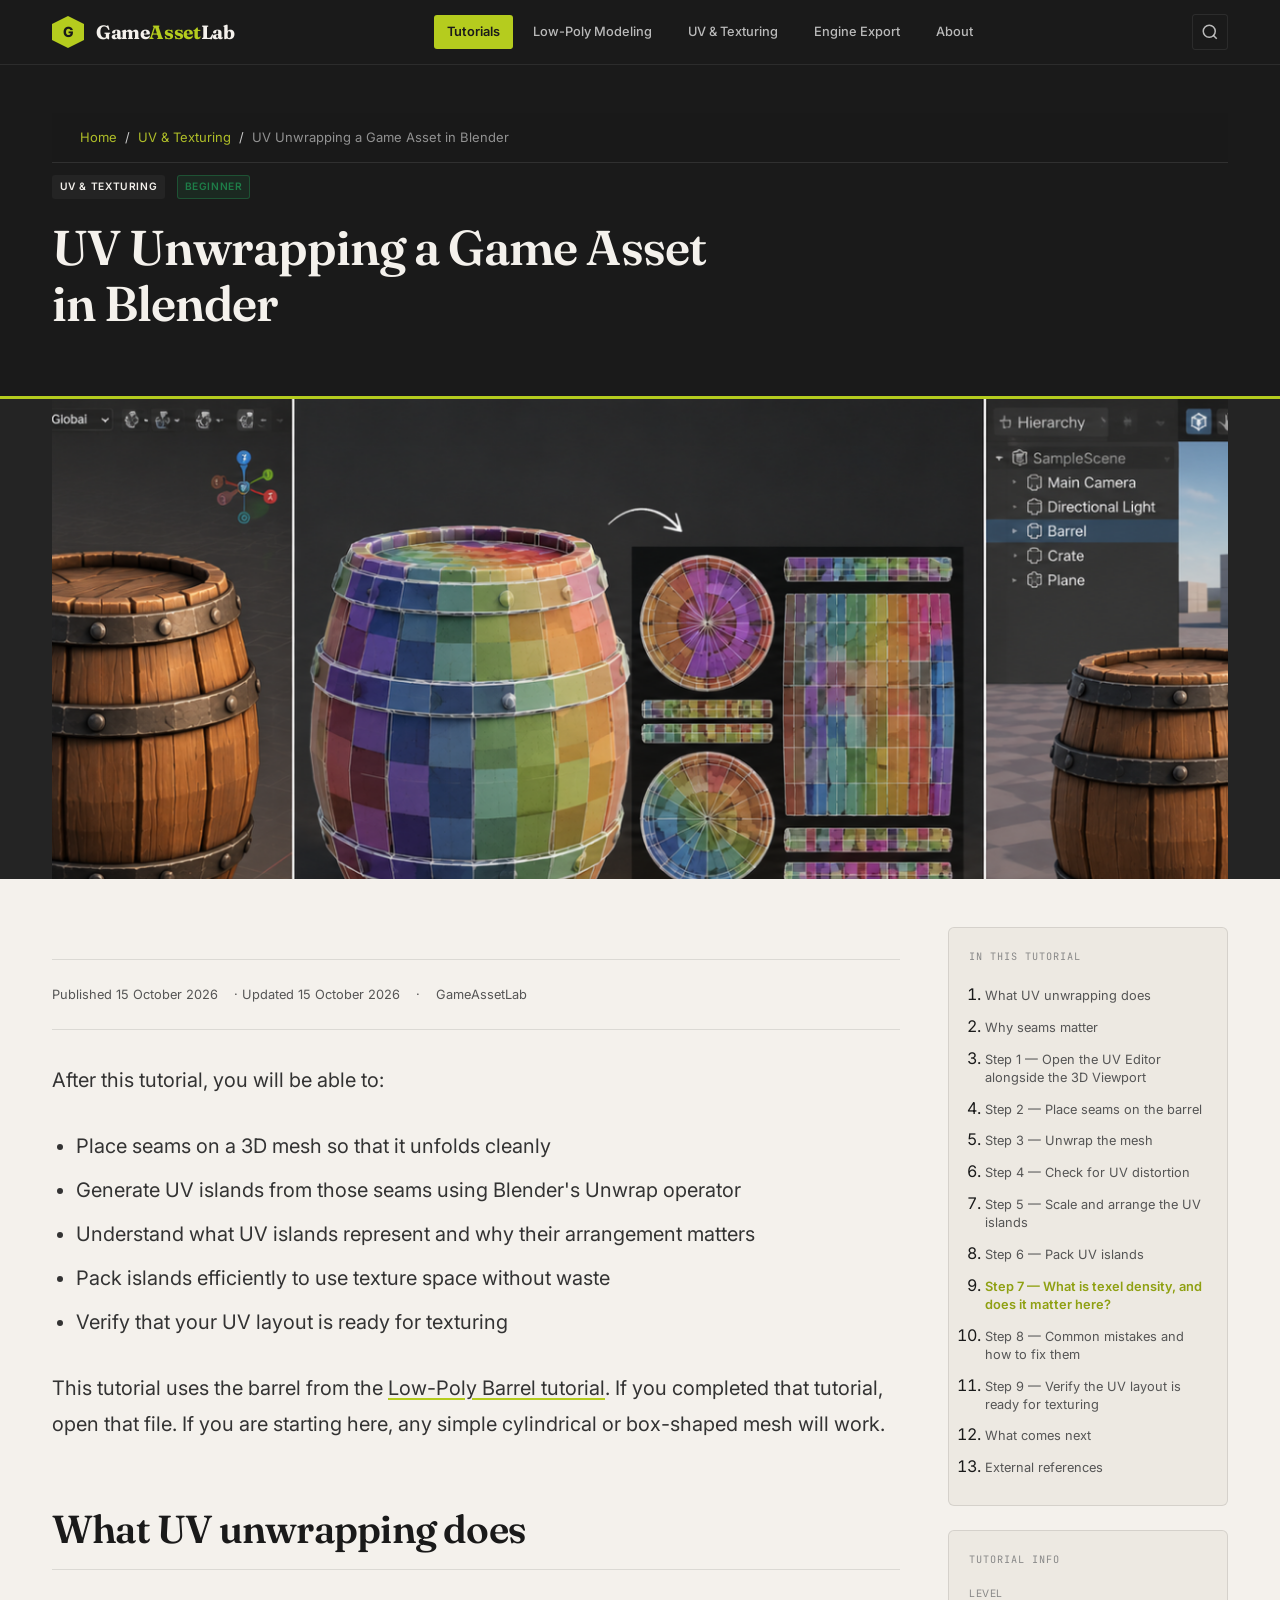
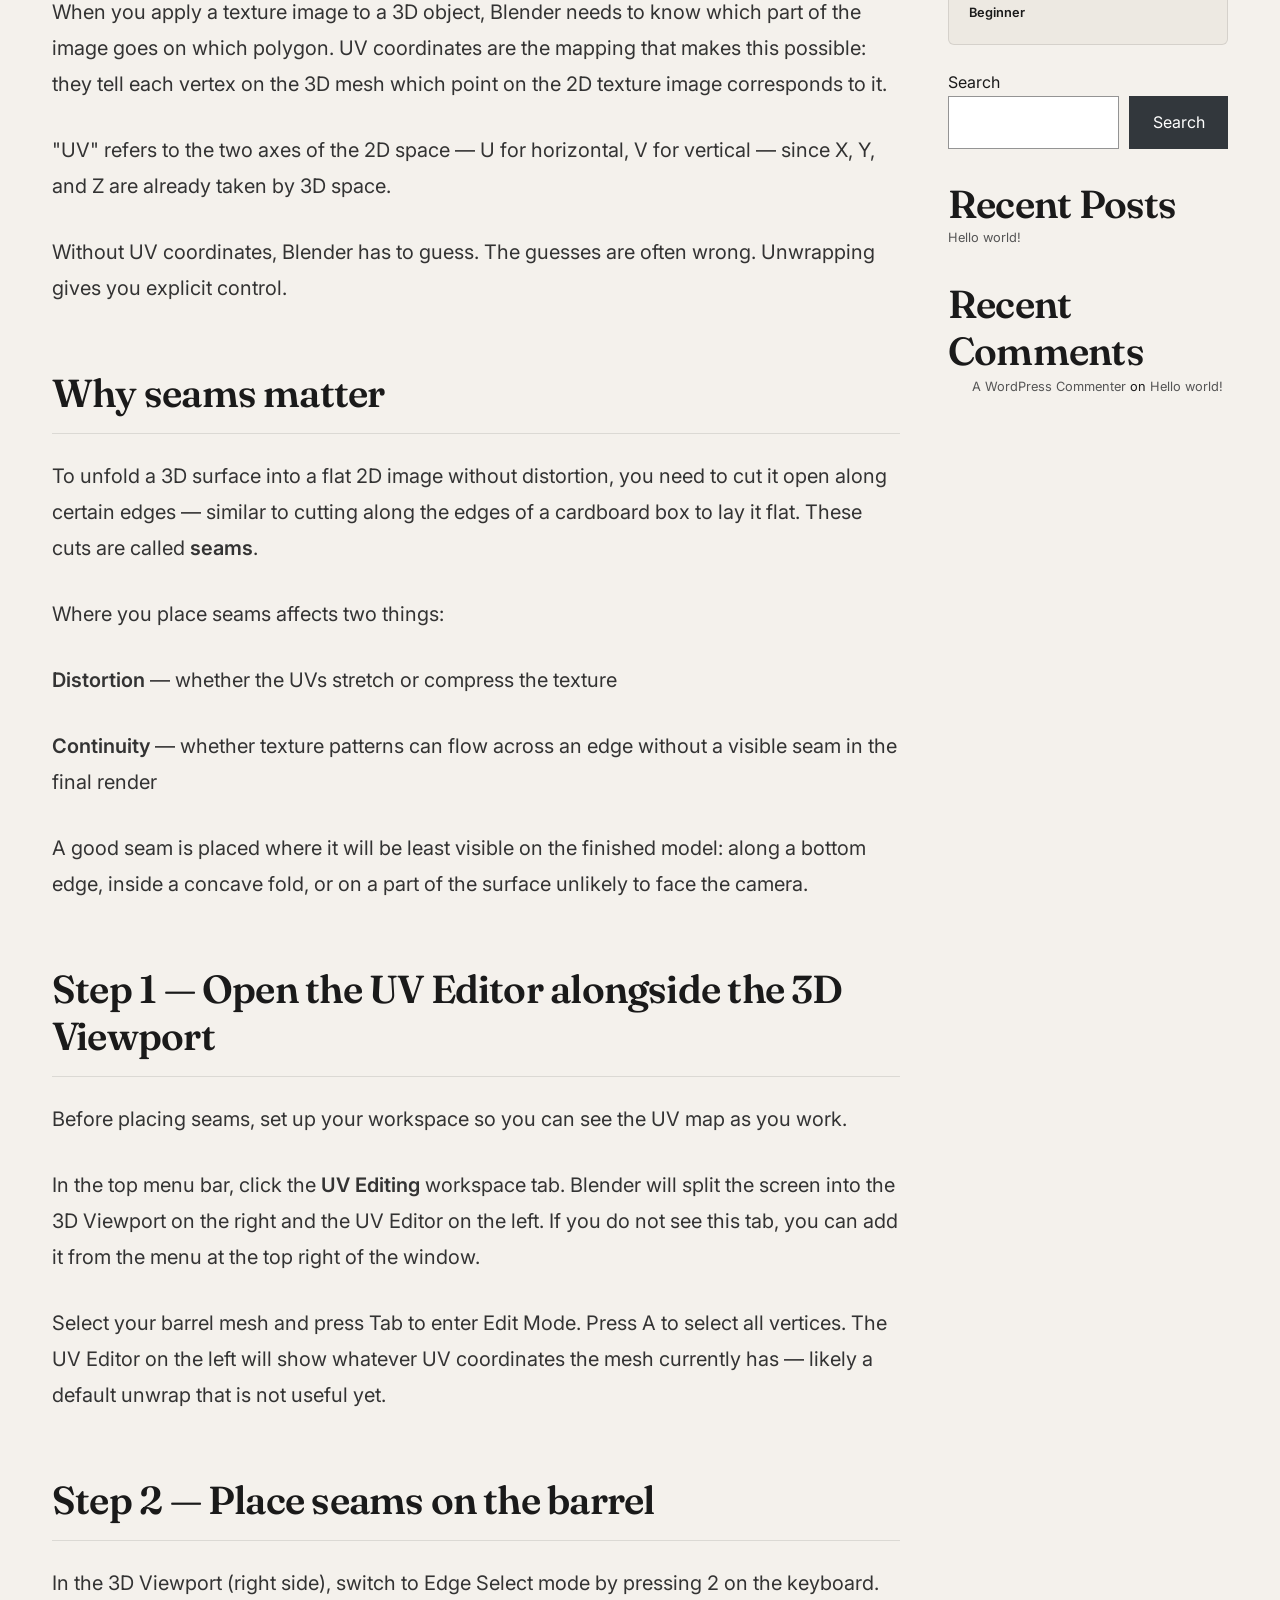
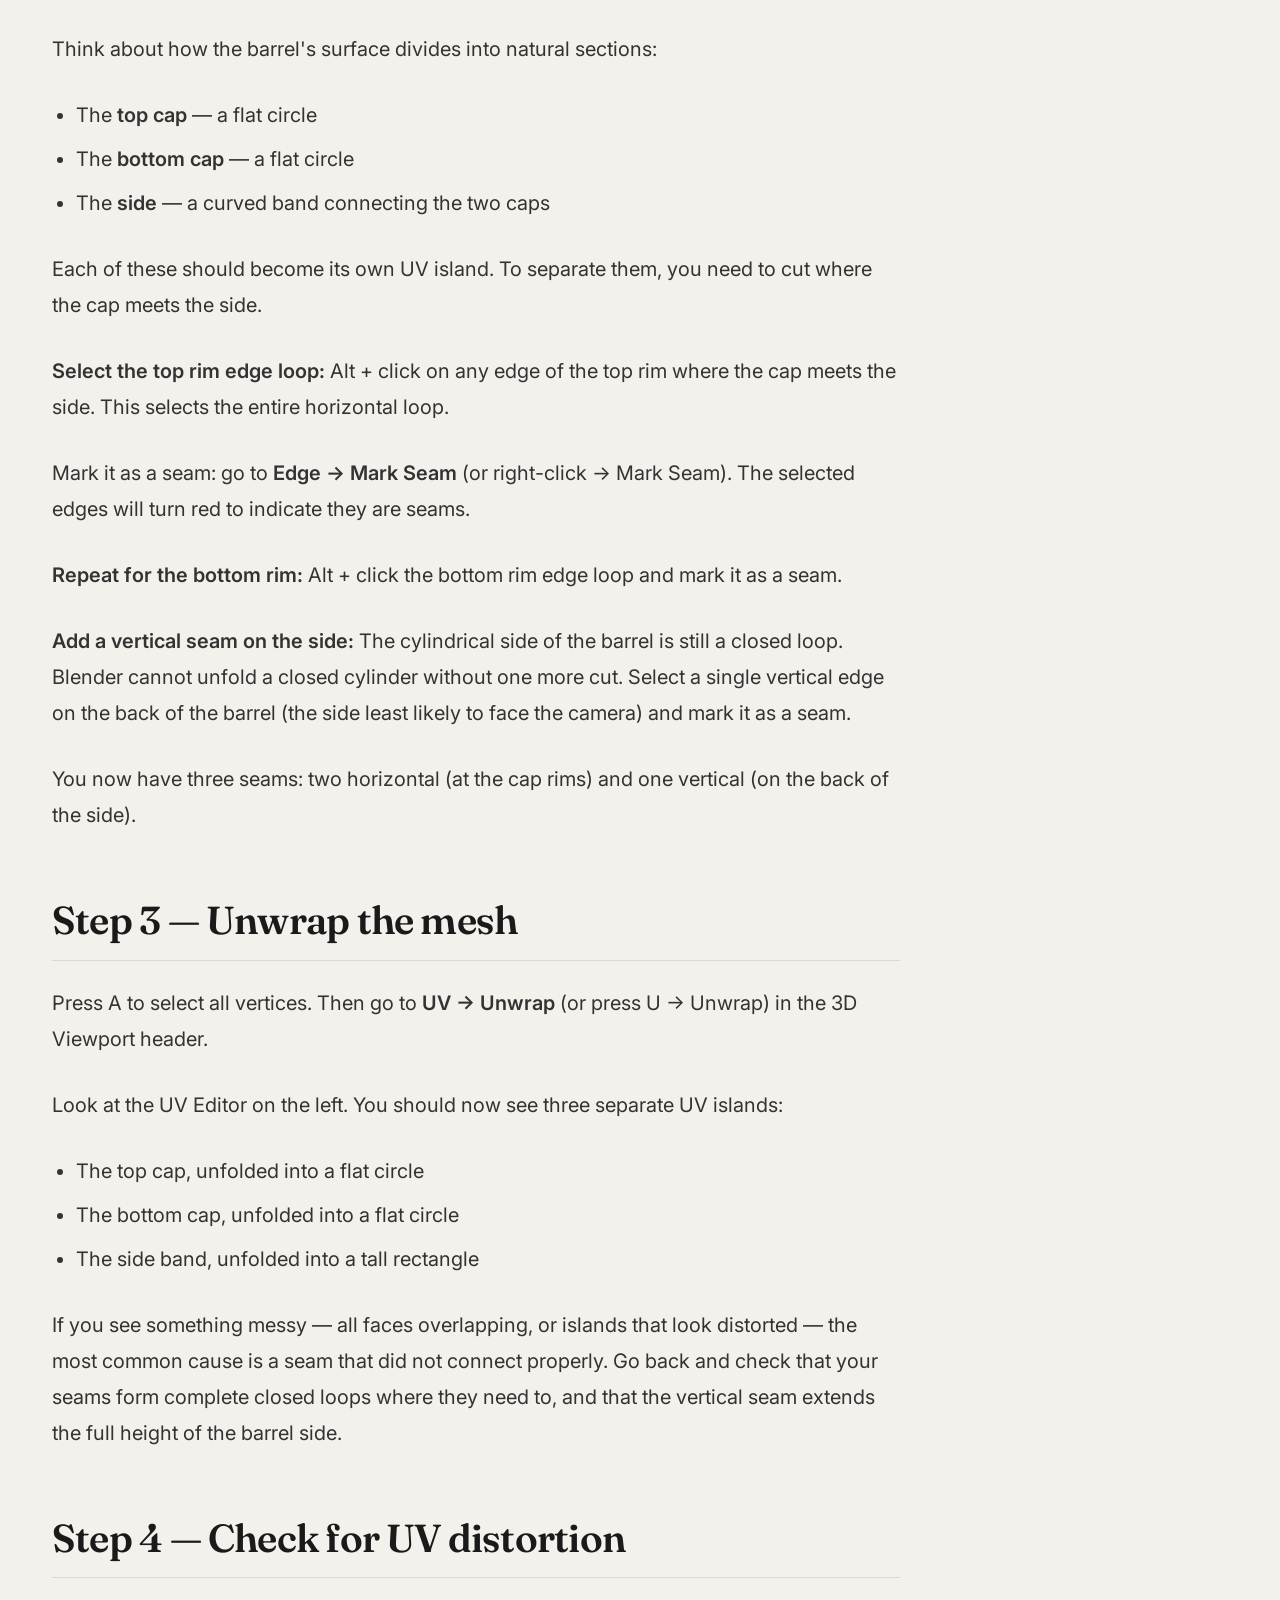
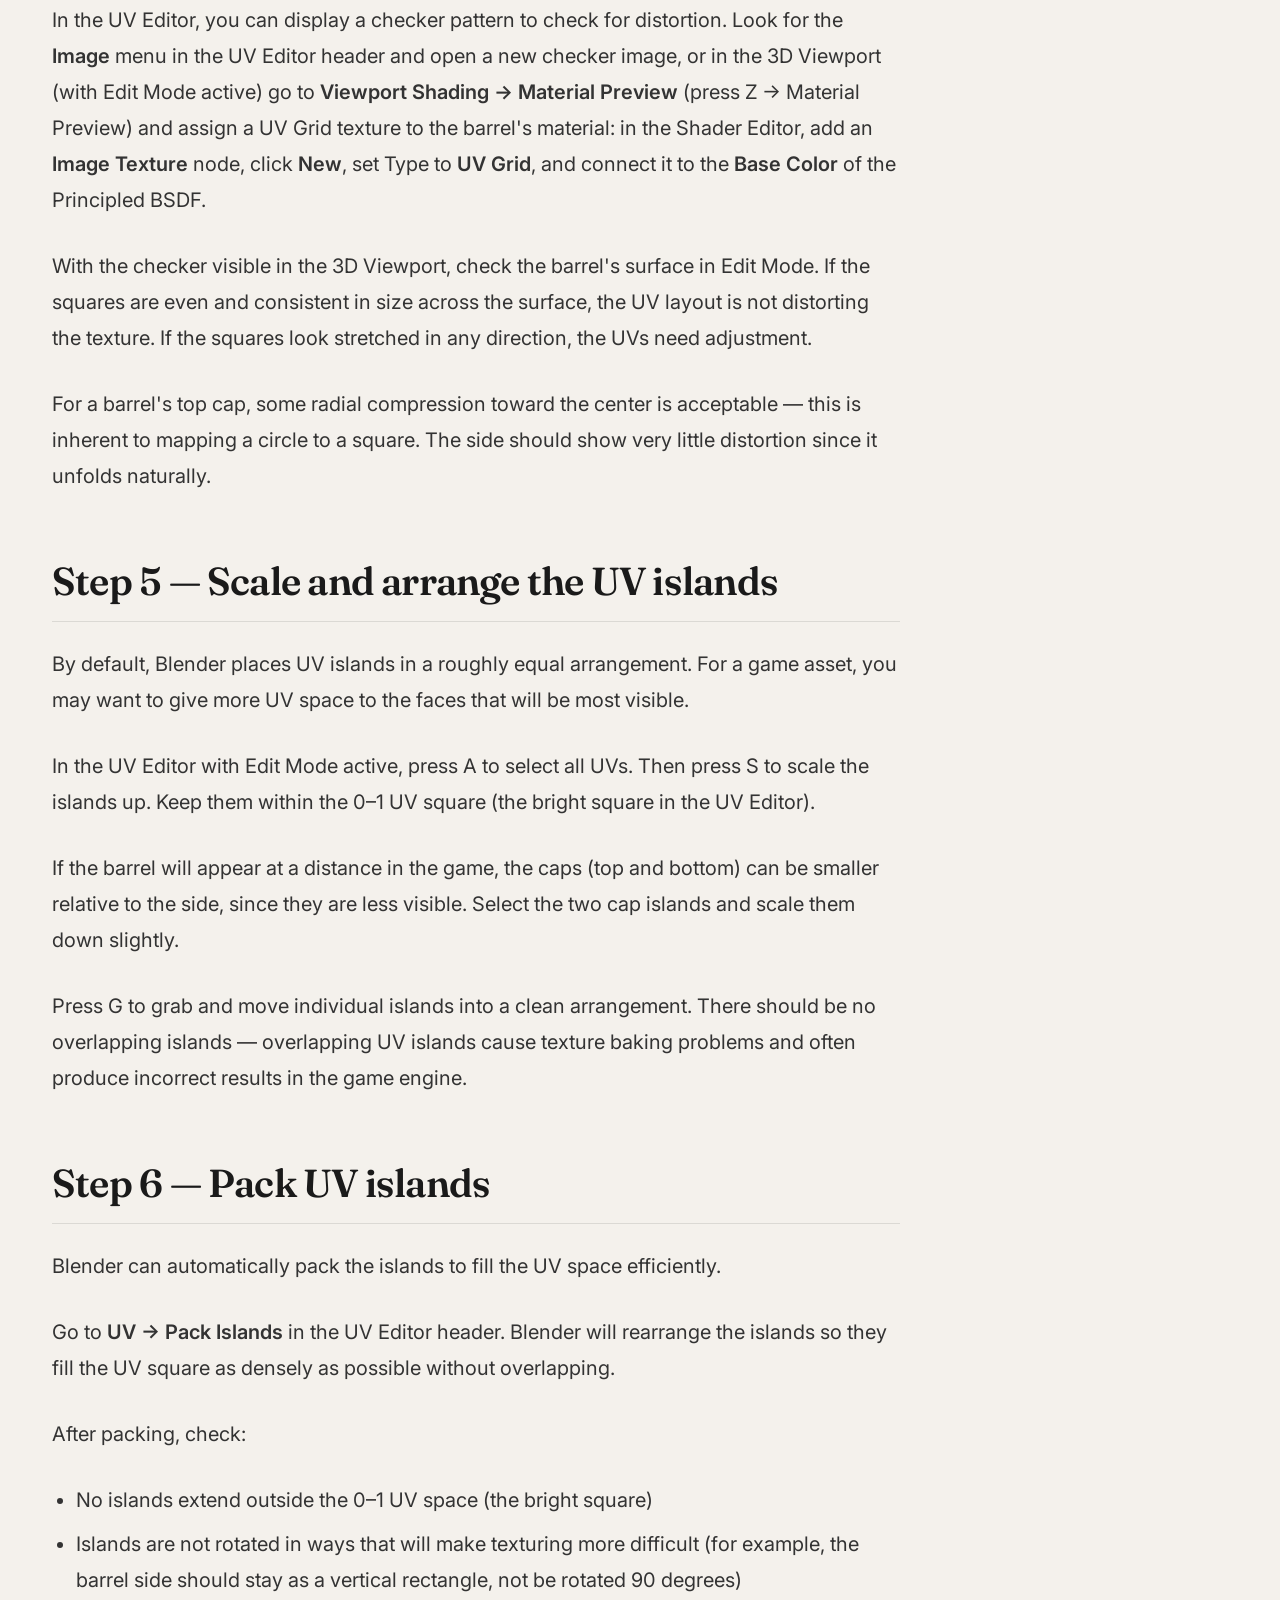
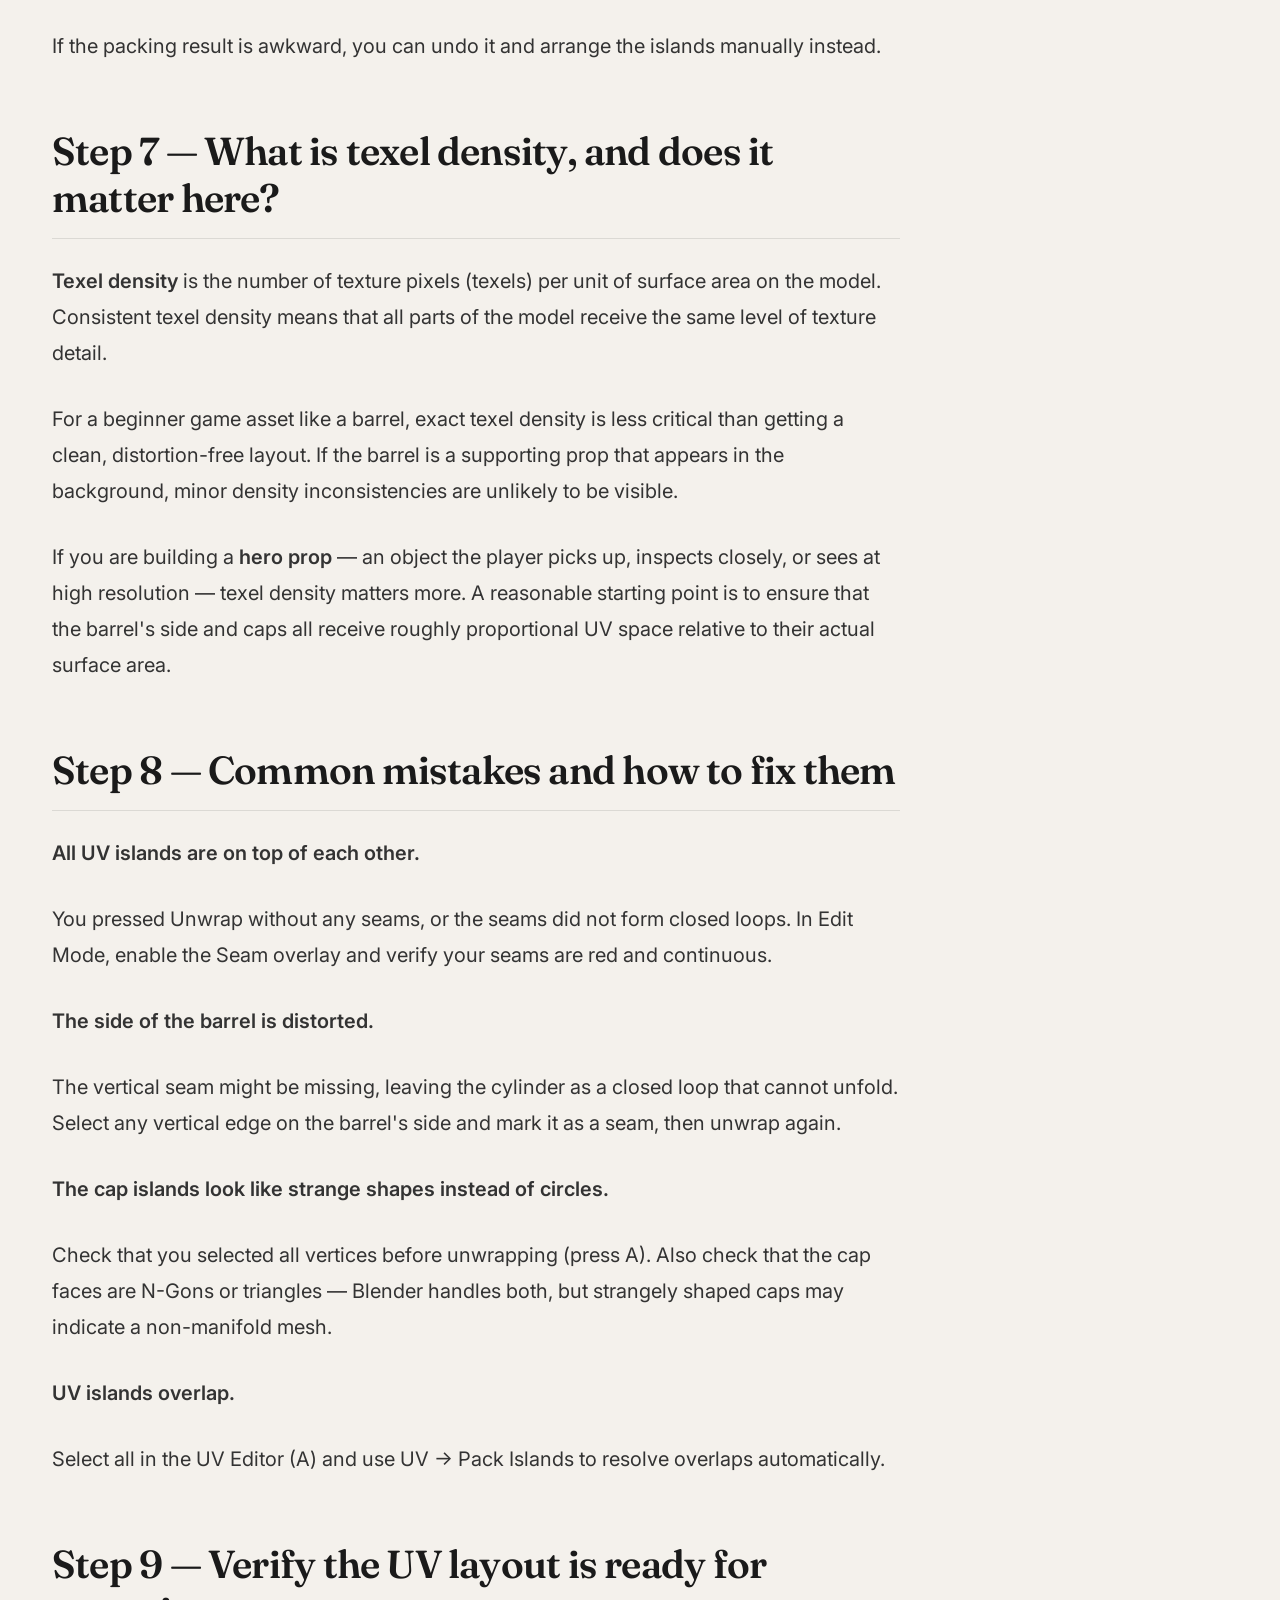
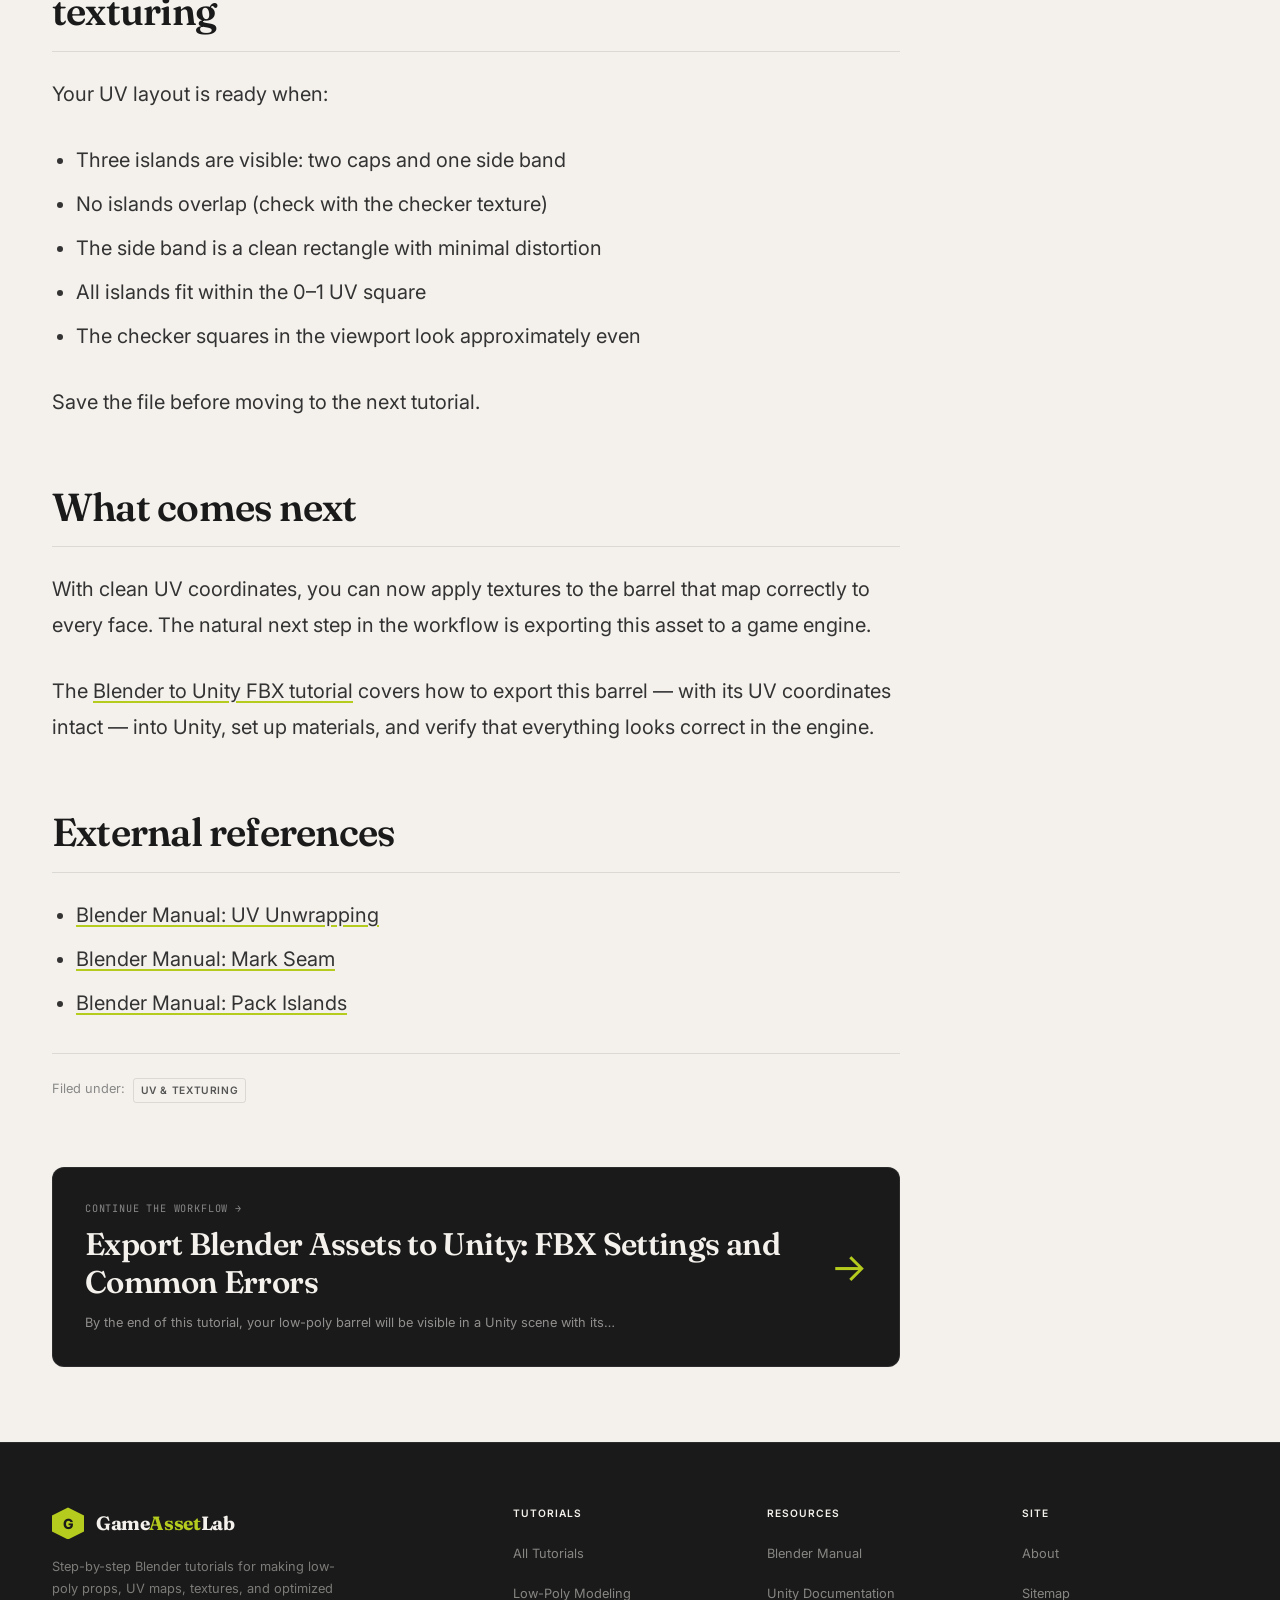
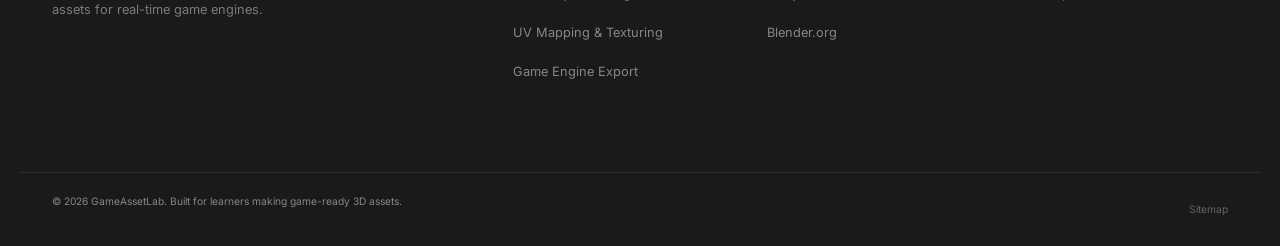
<file: tutorials/blender-uv-unwrapping-game-asset/index.html>
<!DOCTYPE html>
<html lang="en-US" class="no-js">
<head><meta charset="UTF-8">
	
	<meta name="viewport" content="width=device-width, initial-scale=1">
	<meta http-equiv="X-UA-Compatible" content="IE=edge">
	<meta name="robots" content="index, follow, max-image-preview:large, max-snippet:-1, max-video-preview:-1">

	<!-- This site is optimized with the Yoast SEO plugin v28.7 - https://yoast.com/product/yoast-seo-wordpress/ -->
	<title>UV Unwrapping a Game Asset in Blender | GameAssetLab</title>
	<meta name="description" content="Learn how to UV unwrap a game asset in Blender. Create clean UV maps, reduce texture distortion, and prepare your model for texturing.">
	<link rel="canonical" href="/tutorials/blender-uv-unwrapping-game-asset/">
	<meta property="og:locale" content="en_US">
	<meta property="og:type" content="article">
	<meta property="og:title" content="UV Unwrapping a Game Asset in Blender | GameAssetLab">
	<meta property="og:description" content="Learn how to UV unwrap a game asset in Blender. Create clean UV maps, reduce texture distortion, and prepare your model for texturing.">
	<meta property="og:url" content="/tutorials/blender-uv-unwrapping-game-asset/">
	<meta property="og:site_name" content="GameAssetLab">
	<meta property="article:modified_time" content="2026-10-15T17:52:08+00:00">
	<meta property="og:image" content="/wp-content/uploads/2026/10/4a14b714-1f4d-452a-b91f-00d91ee4706f-1024x341.png">
	<meta property="og:image:width" content="1024">
	<meta property="og:image:height" content="341">
	<meta property="og:image:type" content="image/png">
	<meta name="twitter:card" content="summary_large_image">
	<meta name="twitter:label1" content="Est. reading time">
	<meta name="twitter:data1" content="8 minutes">
	<script type="application/ld+json" class="yoast-schema-graph">{
	    "@context": "https:\/\/schema.org",
	    "@graph": [
	        {
	            "@type": "WebPage",
	            "@id": "\/tutorials\/blender-uv-unwrapping-game-asset\/",
	            "url": "\/tutorials\/blender-uv-unwrapping-game-asset\/",
	            "name": "UV Unwrapping a Game Asset in Blender | GameAssetLab",
	            "isPartOf": {
	                "@id": "\/#website"
	            },
	            "primaryImageOfPage": {
	                "@id": "\/tutorials\/blender-uv-unwrapping-game-asset\/#primaryimage"
	            },
	            "image": {
	                "@id": "\/tutorials\/blender-uv-unwrapping-game-asset\/#primaryimage"
	            },
	            "thumbnailUrl": "\/wp-content\/uploads\/2026\/10\/4a14b714-1f4d-452a-b91f-00d91ee4706f.png",
	            "datePublished": "2026-10-15T14:00:28+00:00",
	            "dateModified": "2026-10-15T17:52:08+00:00",
	            "description": "Learn how to UV unwrap a game asset in Blender. Create clean UV maps, reduce texture distortion, and prepare your model for texturing.",
	            "breadcrumb": {
	                "@id": "\/tutorials\/blender-uv-unwrapping-game-asset\/#breadcrumb"
	            },
	            "inLanguage": "en-US",
	            "potentialAction": [
	                {
	                    "@type": "ReadAction",
	                    "target": [
	                        "\/tutorials\/blender-uv-unwrapping-game-asset\/"
	                    ]
	                }
	            ]
	        },
	        {
	            "@type": "ImageObject",
	            "inLanguage": "en-US",
	            "@id": "\/tutorials\/blender-uv-unwrapping-game-asset\/#primaryimage",
	            "url": "\/wp-content\/uploads\/2026\/10\/4a14b714-1f4d-452a-b91f-00d91ee4706f.png",
	            "contentUrl": "\/wp-content\/uploads\/2026\/10\/4a14b714-1f4d-452a-b91f-00d91ee4706f.png",
	            "width": 2172,
	            "height": 724
	        },
	        {
	            "@type": "BreadcrumbList",
	            "@id": "\/tutorials\/blender-uv-unwrapping-game-asset\/#breadcrumb",
	            "itemListElement": [
	                {
	                    "@type": "ListItem",
	                    "position": 1,
	                    "name": "Home",
	                    "item": "\/"
	                },
	                {
	                    "@type": "ListItem",
	                    "position": 2,
	                    "name": "UV Unwrapping a Game Asset in Blender"
	                }
	            ]
	        },
	        {
	            "@type": "WebSite",
	            "@id": "\/#website",
	            "url": "\/",
	            "name": "GameAssetLab",
	            "description": "",
	            "potentialAction": [
	                {
	                    "@type": "SearchAction",
	                    "target": {
	                        "@type": "EntryPoint",
	                        "urlTemplate": "\/?s={search_term_string}"
	                    },
	                    "query-input": {
	                        "@type": "PropertyValueSpecification",
	                        "valueRequired": true,
	                        "valueName": "search_term_string"
	                    }
	                }
	            ],
	            "inLanguage": "en-US"
	        }
	    ]
	}</script>
	<!-- / Yoast SEO plugin. -->



<link rel="dns-prefetch" href="//fonts.googleapis.com">


<style id="wp-img-auto-sizes-contain-inline-css">
img:is([sizes=auto i],[sizes^="auto," i]){contain-intrinsic-size:3000px 1500px}
/*# sourceURL=wp-img-auto-sizes-contain-inline-css */
</style>
<style id="wp-emoji-styles-inline-css">

	img.wp-smiley, img.emoji {
		display: inline !important;
		border: none !important;
		box-shadow: none !important;
		height: 1em !important;
		width: 1em !important;
		margin: 0 0.07em !important;
		vertical-align: -0.1em !important;
		background: none !important;
		padding: 0 !important;
	}
/*# sourceURL=wp-emoji-styles-inline-css */
</style>
<style id="wp-block-library-inline-css">
:root{--wp-block-synced-color:#7a00df;--wp-block-synced-color--rgb:122,0,223;--wp-bound-block-color:var(--wp-block-synced-color);--wp-editor-canvas-background:#ddd;--wp-admin-theme-color:#007cba;--wp-admin-theme-color--rgb:0,124,186;--wp-admin-theme-color-darker-10:#006ba1;--wp-admin-theme-color-darker-10--rgb:0,107,160.5;--wp-admin-theme-color-darker-20:#005a87;--wp-admin-theme-color-darker-20--rgb:0,90,135;--wp-admin-border-width-focus:2px}@media (min-resolution:192dpi){:root{--wp-admin-border-width-focus:1.5px}}.wp-element-button{cursor:pointer}:root .has-very-light-gray-background-color{background-color:#eee}:root .has-very-dark-gray-background-color{background-color:#313131}:root .has-very-light-gray-color{color:#eee}:root .has-very-dark-gray-color{color:#313131}:root .has-vivid-green-cyan-to-vivid-cyan-blue-gradient-background{background:linear-gradient(135deg,#00d084,#0693e3)}:root .has-purple-crush-gradient-background{background:linear-gradient(135deg,#34e2e4,#4721fb 50%,#ab1dfe)}:root .has-hazy-dawn-gradient-background{background:linear-gradient(135deg,#faaca8,#dad0ec)}:root .has-subdued-olive-gradient-background{background:linear-gradient(135deg,#fafae1,#67a671)}:root .has-atomic-cream-gradient-background{background:linear-gradient(135deg,#fdd79a,#004a59)}:root .has-nightshade-gradient-background{background:linear-gradient(135deg,#330968,#31cdcf)}:root .has-midnight-gradient-background{background:linear-gradient(135deg,#020381,#2874fc)}:root{--wp--preset--font-size--normal:16px;--wp--preset--font-size--huge:42px}.has-regular-font-size{font-size:1em}.has-larger-font-size{font-size:2.625em}.has-normal-font-size{font-size:var(--wp--preset--font-size--normal)}.has-huge-font-size{font-size:var(--wp--preset--font-size--huge)}:root .has-text-align-center{text-align:center}:root .has-text-align-left{text-align:left}:root .has-text-align-right{text-align:right}.has-fit-text{white-space:nowrap!important}#end-resizable-editor-section{display:none}.aligncenter{clear:both}.items-justified-left{justify-content:flex-start}.items-justified-center{justify-content:center}.items-justified-right{justify-content:flex-end}.items-justified-space-between{justify-content:space-between}.screen-reader-text{word-wrap:normal!important;border:0;clip-path:inset(50%);height:1px;margin:-1px;overflow:hidden;padding:0;position:absolute;width:1px;word-break:normal!important}.screen-reader-text:focus{background-color:#ddd;clip-path:none;color:#444;display:block;font-size:1em;height:auto;left:5px;line-height:normal;padding:15px 23px 14px;text-decoration:none;top:5px;width:auto;z-index:100000}html :where(.has-border-color){border-style:solid}html :where([style^=border-color],[style*=";border-color"],[style*="; border-color"]){border-style:solid}html :where([style^=border-top-color],[style*=";border-top-color"],[style*="; border-top-color"]){border-top-style:solid}html :where([style^=border-right-color],[style*=";border-right-color"],[style*="; border-right-color"]){border-right-style:solid}html :where([style^=border-bottom-color],[style*=";border-bottom-color"],[style*="; border-bottom-color"]){border-bottom-style:solid}html :where([style^=border-left-color],[style*=";border-left-color"],[style*="; border-left-color"]){border-left-style:solid}html :where([style^=border-width],[style*=";border-width"],[style*="; border-width"]){border-style:solid}html :where([style^=border-top-width],[style*=";border-top-width"],[style*="; border-top-width"]){border-top-style:solid}html :where([style^=border-right-width],[style*=";border-right-width"],[style*="; border-right-width"]){border-right-style:solid}html :where([style^=border-bottom-width],[style*=";border-bottom-width"],[style*="; border-bottom-width"]){border-bottom-style:solid}html :where([style^=border-left-width],[style*=";border-left-width"],[style*="; border-left-width"]){border-left-style:solid}html :where(img[class*=wp-image-]){height:auto;max-width:100%}:where(figure){margin:0 0 1em}html :where(.is-position-sticky){--wp-admin--admin-bar--position-offset:var(--wp-admin--admin-bar--height,0px)}@media screen and (max-width:600px){html :where(.is-position-sticky){--wp-admin--admin-bar--position-offset:0px}}

/*# sourceURL=/wp-includes/css/dist/block-library/common.min.css */
</style>
<style id="wp-block-heading-inline-css">
h1:where(.wp-block-heading).has-background,h2:where(.wp-block-heading).has-background,h3:where(.wp-block-heading).has-background,h4:where(.wp-block-heading).has-background,h5:where(.wp-block-heading).has-background,h6:where(.wp-block-heading).has-background{padding:1.25em 2.375em}h1.has-text-align-left[style*=writing-mode]:where([style*=vertical-lr]),h1.has-text-align-right[style*=writing-mode]:where([style*=vertical-rl]),h2.has-text-align-left[style*=writing-mode]:where([style*=vertical-lr]),h2.has-text-align-right[style*=writing-mode]:where([style*=vertical-rl]),h3.has-text-align-left[style*=writing-mode]:where([style*=vertical-lr]),h3.has-text-align-right[style*=writing-mode]:where([style*=vertical-rl]),h4.has-text-align-left[style*=writing-mode]:where([style*=vertical-lr]),h4.has-text-align-right[style*=writing-mode]:where([style*=vertical-rl]),h5.has-text-align-left[style*=writing-mode]:where([style*=vertical-lr]),h5.has-text-align-right[style*=writing-mode]:where([style*=vertical-rl]),h6.has-text-align-left[style*=writing-mode]:where([style*=vertical-lr]),h6.has-text-align-right[style*=writing-mode]:where([style*=vertical-rl]){rotate:180deg}
/*# sourceURL=/wp-includes/blocks/heading/style.min.css */
</style>
<style id="wp-block-latest-comments-inline-css">
:where(.wp-block-latest-comments){padding-left:0}ol.wp-block-latest-comments{box-sizing:border-box;margin-left:0}:where(.wp-block-latest-comments:not([style*=line-height] .wp-block-latest-comments__comment)){line-height:1.1}:where(.wp-block-latest-comments:not([style*=line-height] .wp-block-latest-comments__comment-excerpt p)){line-height:1.8}.has-dates :where(.wp-block-latest-comments:not([style*=line-height])),.has-excerpts :where(.wp-block-latest-comments:not([style*=line-height])){line-height:1.5}.wp-block-latest-comments__comment{list-style:none;margin-bottom:1em}.has-avatars .wp-block-latest-comments__comment{list-style:none;min-height:2.25em}.has-avatars .wp-block-latest-comments__comment .wp-block-latest-comments__comment-excerpt,.has-avatars .wp-block-latest-comments__comment .wp-block-latest-comments__comment-meta{margin-left:3.25em}.wp-block-latest-comments__comment-excerpt p{font-size:.875em;margin:.36em 0 1.4em}.wp-block-latest-comments__comment-date{display:block;font-size:.75em}.wp-block-latest-comments .avatar,.wp-block-latest-comments__comment-avatar{border-radius:1.5em;display:block;float:left;height:2.5em;margin-right:.75em;width:2.5em}.wp-block-latest-comments[class*=-font-size] a,.wp-block-latest-comments[style*=font-size] a{font-size:inherit}
/*# sourceURL=/wp-includes/blocks/latest-comments/style.min.css */
</style>
<style id="wp-block-latest-posts-inline-css">
.wp-block-latest-posts{box-sizing:border-box}.wp-block-latest-posts.alignleft{margin-right:2em}.wp-block-latest-posts.alignright{margin-left:2em}.wp-block-latest-posts.wp-block-latest-posts__list{list-style:none}.wp-block-latest-posts.wp-block-latest-posts__list li{clear:both;overflow-wrap:break-word}.wp-block-latest-posts.is-grid:not(.is-layout-grid){display:flex;flex-wrap:wrap}.wp-block-latest-posts.is-grid:not(.is-layout-grid) li{margin:0 1.25em 1.25em 0;width:100%}@media (min-width:600px){.wp-block-latest-posts.columns-2:not(.is-layout-grid) li{width:calc(50% - .625em)}.wp-block-latest-posts.columns-2:not(.is-layout-grid) li:nth-child(2n){margin-right:0}.wp-block-latest-posts.columns-3:not(.is-layout-grid) li{width:calc(33.33333% - .83333em)}.wp-block-latest-posts.columns-3:not(.is-layout-grid) li:nth-child(3n){margin-right:0}.wp-block-latest-posts.columns-4:not(.is-layout-grid) li{width:calc(25% - .9375em)}.wp-block-latest-posts.columns-4:not(.is-layout-grid) li:nth-child(4n){margin-right:0}.wp-block-latest-posts.columns-5:not(.is-layout-grid) li{width:calc(20% - 1em)}.wp-block-latest-posts.columns-5:not(.is-layout-grid) li:nth-child(5n){margin-right:0}.wp-block-latest-posts.columns-6:not(.is-layout-grid) li{width:calc(16.66667% - 1.04167em)}.wp-block-latest-posts.columns-6:not(.is-layout-grid) li:nth-child(6n){margin-right:0}}@media (max-width:600px){.wp-block-latest-posts-is-layout-grid[class*=columns-]:not(.has-native-responsive-grid){grid-template-columns:1fr}}:root :where(.wp-block-latest-posts.is-grid){padding:0}:root :where(.wp-block-latest-posts.wp-block-latest-posts__list){padding-left:0}.wp-block-latest-posts__post-author,.wp-block-latest-posts__post-date{display:block;font-size:.8125em}.wp-block-latest-posts__post-excerpt,.wp-block-latest-posts__post-full-content{margin-bottom:1em;margin-top:.5em}.wp-block-latest-posts__featured-image a{display:inline-block}.wp-block-latest-posts__featured-image img{height:auto;max-width:100%;width:auto}.wp-block-latest-posts__featured-image.alignleft{float:left;margin-right:1em}.wp-block-latest-posts__featured-image.alignright{float:right;margin-left:1em}.wp-block-latest-posts__featured-image.aligncenter{margin-bottom:1em;text-align:center}
/*# sourceURL=/wp-includes/blocks/latest-posts/style.min.css */
</style>
<style id="wp-block-search-inline-css">
.wp-block-search__button{margin-left:10px;word-break:normal}.wp-block-search__button.has-icon{line-height:0}.wp-block-search__button svg{fill:currentColor;height:1.25em;min-height:24px;min-width:24px;vertical-align:text-bottom;width:1.25em}:where(.wp-block-search__button){border:1px solid #ccc;padding:6px 10px}.wp-block-search__inside-wrapper{display:flex;flex:auto;flex-wrap:nowrap;max-width:100%}.wp-block-search__label{width:100%}.wp-block-search.wp-block-search__button-only .wp-block-search__button{box-sizing:border-box;display:flex;flex-shrink:0;justify-content:center;margin-left:0;max-width:100%}.wp-block-search.wp-block-search__button-only .wp-block-search__inside-wrapper{min-width:0!important;transition-property:width}.wp-block-search.wp-block-search__button-only .wp-block-search__input{flex-basis:100%;transition-duration:.3s}.wp-block-search.wp-block-search__button-only.wp-block-search__searchfield-hidden,.wp-block-search.wp-block-search__button-only.wp-block-search__searchfield-hidden .wp-block-search__inside-wrapper{overflow:hidden}.wp-block-search.wp-block-search__button-only.wp-block-search__searchfield-hidden .wp-block-search__input{border-left-width:0!important;border-right-width:0!important;flex-basis:0;flex-grow:0;margin:0;min-width:0!important;padding-left:0!important;padding-right:0!important;width:0!important}:where(.wp-block-search__input){-webkit-appearance:initial;-moz-appearance:initial;appearance:none;border:1px solid #949494;flex-grow:1;font-family:inherit;font-size:inherit;font-style:inherit;font-weight:inherit;letter-spacing:inherit;line-height:inherit;margin-left:0;margin-right:0;min-width:3rem;padding:8px;text-decoration:unset!important;text-transform:inherit}:where(.wp-block-search__button-inside .wp-block-search__inside-wrapper){background-color:#fff;border:1px solid #949494;box-sizing:border-box;padding:4px}:where(.wp-block-search__button-inside .wp-block-search__inside-wrapper) .wp-block-search__input{border:none;border-radius:0;padding:0 4px}:where(.wp-block-search__button-inside .wp-block-search__inside-wrapper) .wp-block-search__input:focus{outline:none}:where(.wp-block-search__button-inside .wp-block-search__inside-wrapper) :where(.wp-block-search__button){padding:4px 8px}.wp-block-search.aligncenter .wp-block-search__inside-wrapper{margin:auto}.wp-block[data-align=right] .wp-block-search.wp-block-search__button-only .wp-block-search__inside-wrapper{float:right}
/*# sourceURL=/wp-includes/blocks/search/style.min.css */
</style>
<style id="wp-block-group-inline-css">
.wp-block-group{box-sizing:border-box}:where(.wp-block-group.wp-block-group-is-layout-constrained){position:relative}
/*# sourceURL=/wp-includes/blocks/group/style.min.css */
</style>

<style id="classic-theme-styles-inline-css">
/*! This file is auto-generated */
.wp-block-button__link{color:#fff;background-color:#32373c;border-radius:9999px;box-shadow:none;text-decoration:none;padding:calc(.667em + 2px) calc(1.333em + 2px);font-size:1.125em}.wp-block-file__button{background:#32373c;color:#fff;text-decoration:none}
/*# sourceURL=/wp-includes/css/classic-themes.min.css */
</style>

<style id="global-styles-inline-css">
:root{--wp--preset--aspect-ratio--square: 1;--wp--preset--aspect-ratio--4-3: 4/3;--wp--preset--aspect-ratio--3-4: 3/4;--wp--preset--aspect-ratio--3-2: 3/2;--wp--preset--aspect-ratio--2-3: 2/3;--wp--preset--aspect-ratio--16-9: 16/9;--wp--preset--aspect-ratio--9-16: 9/16;--wp--preset--color--black: #000000;--wp--preset--color--cyan-bluish-gray: #abb8c3;--wp--preset--color--white: #ffffff;--wp--preset--color--pale-pink: #f78da7;--wp--preset--color--vivid-red: #cf2e2e;--wp--preset--color--luminous-vivid-orange: #ff6900;--wp--preset--color--luminous-vivid-amber: #fcb900;--wp--preset--color--light-green-cyan: #7bdcb5;--wp--preset--color--vivid-green-cyan: #00d084;--wp--preset--color--pale-cyan-blue: #8ed1fc;--wp--preset--color--vivid-cyan-blue: #0693e3;--wp--preset--color--vivid-purple: #9b51e0;--wp--preset--gradient--vivid-cyan-blue-to-vivid-purple: linear-gradient(135deg,rgb(6,147,227) 0%,rgb(155,81,224) 100%);--wp--preset--gradient--light-green-cyan-to-vivid-green-cyan: linear-gradient(135deg,rgb(122,220,180) 0%,rgb(0,208,130) 100%);--wp--preset--gradient--luminous-vivid-amber-to-luminous-vivid-orange: linear-gradient(135deg,rgb(252,185,0) 0%,rgb(255,105,0) 100%);--wp--preset--gradient--luminous-vivid-orange-to-vivid-red: linear-gradient(135deg,rgb(255,105,0) 0%,rgb(207,46,46) 100%);--wp--preset--gradient--very-light-gray-to-cyan-bluish-gray: linear-gradient(135deg,rgb(238,238,238) 0%,rgb(169,184,195) 100%);--wp--preset--gradient--cool-to-warm-spectrum: linear-gradient(135deg,rgb(74,234,220) 0%,rgb(151,120,209) 20%,rgb(207,42,186) 40%,rgb(238,44,130) 60%,rgb(251,105,98) 80%,rgb(254,248,76) 100%);--wp--preset--gradient--blush-light-purple: linear-gradient(135deg,rgb(255,206,236) 0%,rgb(152,150,240) 100%);--wp--preset--gradient--blush-bordeaux: linear-gradient(135deg,rgb(254,205,165) 0%,rgb(254,45,45) 50%,rgb(107,0,62) 100%);--wp--preset--gradient--luminous-dusk: linear-gradient(135deg,rgb(255,203,112) 0%,rgb(199,81,192) 50%,rgb(65,88,208) 100%);--wp--preset--gradient--pale-ocean: linear-gradient(135deg,rgb(255,245,203) 0%,rgb(182,227,212) 50%,rgb(51,167,181) 100%);--wp--preset--gradient--electric-grass: linear-gradient(135deg,rgb(202,248,128) 0%,rgb(113,206,126) 100%);--wp--preset--gradient--midnight: linear-gradient(135deg,rgb(2,3,129) 0%,rgb(40,116,252) 100%);--wp--preset--font-size--small: 13px;--wp--preset--font-size--medium: 20px;--wp--preset--font-size--large: 36px;--wp--preset--font-size--x-large: 42px;--wp--preset--spacing--20: 0.44rem;--wp--preset--spacing--30: 0.67rem;--wp--preset--spacing--40: 1rem;--wp--preset--spacing--50: 1.5rem;--wp--preset--spacing--60: 2.25rem;--wp--preset--spacing--70: 3.38rem;--wp--preset--spacing--80: 5.06rem;--wp--preset--shadow--natural: 6px 6px 9px rgba(0, 0, 0, 0.2);--wp--preset--shadow--deep: 12px 12px 50px rgba(0, 0, 0, 0.4);--wp--preset--shadow--sharp: 6px 6px 0px rgba(0, 0, 0, 0.2);--wp--preset--shadow--outlined: 6px 6px 0px -3px rgb(255, 255, 255), 6px 6px rgb(0, 0, 0);--wp--preset--shadow--crisp: 6px 6px 0px rgb(0, 0, 0);}.wp-block-button{--wp--preset--dimension--25: 25%;--wp--preset--dimension--50: 50%;--wp--preset--dimension--75: 75%;--wp--preset--dimension--100: 100%;}:where(body) { margin: 0; }:where(.is-layout-flex){gap: 0.5em;}:where(.is-layout-grid){gap: 0.5em;}body .is-layout-flex{display: flex;}.is-layout-flex{flex-wrap: wrap;align-items: center;}.is-layout-flex > :is(*, div){margin: 0;}body .is-layout-grid{display: grid;}.is-layout-grid > :is(*, div){margin: 0;}body{padding-top: 0px;padding-right: 0px;padding-bottom: 0px;padding-left: 0px;}:root :where(.wp-element-button, .wp-block-button__link){background-color: #32373c;border-width: 0;color: #fff;font-family: inherit;font-size: inherit;font-style: inherit;font-weight: inherit;letter-spacing: inherit;line-height: inherit;padding-top: calc(0.667em + 2px);padding-right: calc(1.333em + 2px);padding-bottom: calc(0.667em + 2px);padding-left: calc(1.333em + 2px);text-decoration: none;text-transform: inherit;}.has-black-color{color: var(--wp--preset--color--black) !important;}.has-cyan-bluish-gray-color{color: var(--wp--preset--color--cyan-bluish-gray) !important;}.has-white-color{color: var(--wp--preset--color--white) !important;}.has-pale-pink-color{color: var(--wp--preset--color--pale-pink) !important;}.has-vivid-red-color{color: var(--wp--preset--color--vivid-red) !important;}.has-luminous-vivid-orange-color{color: var(--wp--preset--color--luminous-vivid-orange) !important;}.has-luminous-vivid-amber-color{color: var(--wp--preset--color--luminous-vivid-amber) !important;}.has-light-green-cyan-color{color: var(--wp--preset--color--light-green-cyan) !important;}.has-vivid-green-cyan-color{color: var(--wp--preset--color--vivid-green-cyan) !important;}.has-pale-cyan-blue-color{color: var(--wp--preset--color--pale-cyan-blue) !important;}.has-vivid-cyan-blue-color{color: var(--wp--preset--color--vivid-cyan-blue) !important;}.has-vivid-purple-color{color: var(--wp--preset--color--vivid-purple) !important;}.has-black-background-color{background-color: var(--wp--preset--color--black) !important;}.has-cyan-bluish-gray-background-color{background-color: var(--wp--preset--color--cyan-bluish-gray) !important;}.has-white-background-color{background-color: var(--wp--preset--color--white) !important;}.has-pale-pink-background-color{background-color: var(--wp--preset--color--pale-pink) !important;}.has-vivid-red-background-color{background-color: var(--wp--preset--color--vivid-red) !important;}.has-luminous-vivid-orange-background-color{background-color: var(--wp--preset--color--luminous-vivid-orange) !important;}.has-luminous-vivid-amber-background-color{background-color: var(--wp--preset--color--luminous-vivid-amber) !important;}.has-light-green-cyan-background-color{background-color: var(--wp--preset--color--light-green-cyan) !important;}.has-vivid-green-cyan-background-color{background-color: var(--wp--preset--color--vivid-green-cyan) !important;}.has-pale-cyan-blue-background-color{background-color: var(--wp--preset--color--pale-cyan-blue) !important;}.has-vivid-cyan-blue-background-color{background-color: var(--wp--preset--color--vivid-cyan-blue) !important;}.has-vivid-purple-background-color{background-color: var(--wp--preset--color--vivid-purple) !important;}.has-black-border-color{border-color: var(--wp--preset--color--black) !important;}.has-cyan-bluish-gray-border-color{border-color: var(--wp--preset--color--cyan-bluish-gray) !important;}.has-white-border-color{border-color: var(--wp--preset--color--white) !important;}.has-pale-pink-border-color{border-color: var(--wp--preset--color--pale-pink) !important;}.has-vivid-red-border-color{border-color: var(--wp--preset--color--vivid-red) !important;}.has-luminous-vivid-orange-border-color{border-color: var(--wp--preset--color--luminous-vivid-orange) !important;}.has-luminous-vivid-amber-border-color{border-color: var(--wp--preset--color--luminous-vivid-amber) !important;}.has-light-green-cyan-border-color{border-color: var(--wp--preset--color--light-green-cyan) !important;}.has-vivid-green-cyan-border-color{border-color: var(--wp--preset--color--vivid-green-cyan) !important;}.has-pale-cyan-blue-border-color{border-color: var(--wp--preset--color--pale-cyan-blue) !important;}.has-vivid-cyan-blue-border-color{border-color: var(--wp--preset--color--vivid-cyan-blue) !important;}.has-vivid-purple-border-color{border-color: var(--wp--preset--color--vivid-purple) !important;}.has-vivid-cyan-blue-to-vivid-purple-gradient-background{background: var(--wp--preset--gradient--vivid-cyan-blue-to-vivid-purple) !important;}.has-light-green-cyan-to-vivid-green-cyan-gradient-background{background: var(--wp--preset--gradient--light-green-cyan-to-vivid-green-cyan) !important;}.has-luminous-vivid-amber-to-luminous-vivid-orange-gradient-background{background: var(--wp--preset--gradient--luminous-vivid-amber-to-luminous-vivid-orange) !important;}.has-luminous-vivid-orange-to-vivid-red-gradient-background{background: var(--wp--preset--gradient--luminous-vivid-orange-to-vivid-red) !important;}.has-very-light-gray-to-cyan-bluish-gray-gradient-background{background: var(--wp--preset--gradient--very-light-gray-to-cyan-bluish-gray) !important;}.has-cool-to-warm-spectrum-gradient-background{background: var(--wp--preset--gradient--cool-to-warm-spectrum) !important;}.has-blush-light-purple-gradient-background{background: var(--wp--preset--gradient--blush-light-purple) !important;}.has-blush-bordeaux-gradient-background{background: var(--wp--preset--gradient--blush-bordeaux) !important;}.has-luminous-dusk-gradient-background{background: var(--wp--preset--gradient--luminous-dusk) !important;}.has-pale-ocean-gradient-background{background: var(--wp--preset--gradient--pale-ocean) !important;}.has-electric-grass-gradient-background{background: var(--wp--preset--gradient--electric-grass) !important;}.has-midnight-gradient-background{background: var(--wp--preset--gradient--midnight) !important;}.has-small-font-size{font-size: var(--wp--preset--font-size--small) !important;}.has-medium-font-size{font-size: var(--wp--preset--font-size--medium) !important;}.has-large-font-size{font-size: var(--wp--preset--font-size--large) !important;}.has-x-large-font-size{font-size: var(--wp--preset--font-size--x-large) !important;}
:where(.wp-block-latest-posts.is-layout-flex){gap: 1.25em;}:where(.wp-block-latest-posts.is-layout-grid){gap: 1.25em;}
/*# sourceURL=global-styles-inline-css */
</style>

<link rel="stylesheet" id="gal-fonts-css" href="https://fonts.googleapis.com/css2?family=Fraunces:ital,opsz,wght@0,9..144,300..900;1,9..144,300..900&amp;family=Inter:wght@400;500;600&amp;family=JetBrains+Mono:wght@400;700&amp;display=swap" media="all">
<link rel="stylesheet" id="gameassetlab-style-css" href="/wp-content/themes/gameassetlab-theme/style.css?ver=1.0.0" media="all">
<link rel="stylesheet" id="gameassetlab-components-css" href="/wp-content/themes/gameassetlab-theme/assets/css/components.css?ver=1.0.0" media="all">
</head>
<body class="wp-singular tutorial-template-default single single-tutorial postid-18 wp-embed-responsive wp-theme-gameassetlab-theme">

<a class="skip-link" href="#main">Skip to main content</a>
<div class="reading-progress" id="reading-progress" role="progressbar" aria-label="Reading progress"></div>

<header class="site-header" role="banner">
	<div class="site-header__inner">

		<!-- Logo -->
		<a href="/" class="site-logo" rel="home" aria-label="GameAssetLab â€” home">
			<div class="site-logo__mark" aria-hidden="true">G</div>
			<span class="site-logo__text">Game<span>Asset</span>Lab</span>
		</a>

		<!-- Primary Navigation -->
		<nav class="site-nav" id="site-nav" role="navigation" aria-label="Primary">
			<a href="/tutorials/" class="site-nav__link site-nav__link--cta">Tutorials</a><a href="/tutorial-category/low-poly-modeling/" class="site-nav__link">Low-Poly Modeling</a><a href="/tutorial-category/uv-texturing/" class="site-nav__link">UV &amp; Texturing</a><a href="/tutorial-category/engine-export/" class="site-nav__link">Engine Export</a><a href="/about/" class="site-nav__link">About</a>		</nav>

		<div class="flex" style="gap:0.5rem; align-items:center;">
			<!-- Search toggle -->
			<button class="header-search-btn" id="search-toggle" aria-label="Open search" aria-expanded="false" aria-controls="header-search">
				<svg width="18" height="18" viewbox="0 0 24 24" fill="none" stroke="currentColor" stroke-width="2" aria-hidden="true" focusable="false">
					<circle cx="11" cy="11" r="8"></circle><path d="m21 21-4.35-4.35"></path>
				</svg>
			</button>

			<!-- Mobile toggle -->
			<button class="mobile-menu-toggle" id="mobile-menu-toggle" aria-label="Toggle navigation menu" aria-expanded="false" aria-controls="site-nav">
				<span></span><span></span><span></span>
			</button>
		</div>

	</div><!-- /.site-header__inner -->

	<!-- Search overlay -->
	<div class="header-search-overlay" id="header-search" role="search" aria-label="Site search">
		<form method="get" action="/">
			<label for="header-search-input" class="sr-only">Search tutorials</label>
			<input type="search" id="header-search-input" name="s" placeholder="Search tutorials, topics, or stepsâ€¦" autocomplete="off" value="">
		</form>
	</div>
</header>
<main id="main" tabindex="-1">

	<!-- Reading progress bar is in header; updated by JS -->

	<!-- Article header -->
	<div class="cat-hero" style="padding-block: var(--space-12);">
		<div class="cat-hero__inner">
			<nav class="breadcrumbs" aria-label="Breadcrumb"><ol><li><a href="/">Home</a></li><li><a href="/tutorial-category/uv-texturing/">UV &amp; Texturing</a></li><li aria-current="page">UV Unwrapping a Game Asset in Blender</li></ol></nav>			<div style="display:flex; gap:var(--space-3); flex-wrap:wrap; margin-bottom:var(--space-5); margin-top:var(--space-3);">
									<span class="tag tag-dark">UV &amp; Texturing</span>
								<span class="tag tag-beginner">Beginner</span>
							</div>
			<h1 style="font-family:var(--font-display); font-size:var(--text-3xl); color:var(--color-paper); letter-spacing:-0.02em; line-height:1.15; max-width:22ch; margin-bottom:var(--space-4);">
				UV Unwrapping a Game Asset in Blender			</h1>
					</div>
	</div>

	<!-- Featured image -->
		<div style="background:var(--color-surface); max-height:480px; overflow:hidden;">
		<div class="container" style="padding-block:0;">
			<img width="1200" height="675" src="/wp-content/uploads/2026/10/4a14b714-1f4d-452a-b91f-00d91ee4706f-1200x675.png" class="attachment-gal-featured size-gal-featured wp-post-image" alt="UV Unwrapping a Game Asset in Blender" loading="eager" style="width:100%; border-radius:0 0 var(--radius-lg) var(--radius-lg);" decoding="async" fetchpriority="high" srcset="/wp-content/uploads/2026/10/4a14b714-1f4d-452a-b91f-00d91ee4706f-1200x675.png 1200w, /wp-content/uploads/2026/10/4a14b714-1f4d-452a-b91f-00d91ee4706f-800x450.png 800w, /wp-content/uploads/2026/10/4a14b714-1f4d-452a-b91f-00d91ee4706f-400x225.png 400w" sizes="(max-width: 1200px) 100vw, 1200px">		</div>
	</div>
	
	<!-- Article body + sidebar -->
	<div class="article-page">

		<!-- Main content -->
		<article class="article-content">

			<!-- Prerequisites block -->
			
			<!-- Article meta -->
			<div class="article-meta">
				<time datetime="2026-10-15T14:00:28+00:00">
					Published 15 October 2026				</time>
									<span>· Updated 15 October 2026</span>
								<span>·</span>
				<span>GameAssetLab</span>
			</div>

			<!-- Article body -->
			<div class="article-body">
				<p>After this tutorial, you will be able to:</p>
<ul>
<li>Place seams on a 3D mesh so that it unfolds cleanly</li>
<li>Generate UV islands from those seams using Blender's Unwrap operator</li>
<li>Understand what UV islands represent and why their arrangement matters</li>
<li>Pack islands efficiently to use texture space without waste</li>
<li>Verify that your UV layout is ready for texturing</li>
</ul>
<p>This tutorial uses the barrel from the <a href="/tutorials/low-poly-barrel-blender/">Low-Poly Barrel tutorial</a>. If you completed that tutorial, open that file. If you are starting here, any simple cylindrical or box-shaped mesh will work.</p>
<h2>What UV unwrapping does</h2>
<p>When you apply a texture image to a 3D object, Blender needs to know which part of the image goes on which polygon. UV coordinates are the mapping that makes this possible: they tell each vertex on the 3D mesh which point on the 2D texture image corresponds to it.</p>
<p>&quot;UV&quot; refers to the two axes of the 2D space — U for horizontal, V for vertical — since X, Y, and Z are already taken by 3D space.</p>
<p>Without UV coordinates, Blender has to guess. The guesses are often wrong. Unwrapping gives you explicit control.</p>
<h2>Why seams matter</h2>
<p>To unfold a 3D surface into a flat 2D image without distortion, you need to cut it open along certain edges — similar to cutting along the edges of a cardboard box to lay it flat. These cuts are called <strong>seams</strong>.</p>
<p>Where you place seams affects two things:</p>
<p><strong>Distortion</strong> — whether the UVs stretch or compress the texture</p>
<p><strong>Continuity</strong> — whether texture patterns can flow across an edge without a visible seam in the final render</p>
<p>A good seam is placed where it will be least visible on the finished model: along a bottom edge, inside a concave fold, or on a part of the surface unlikely to face the camera.</p>
<h2>Step 1 — Open the UV Editor alongside the 3D Viewport</h2>
<p>Before placing seams, set up your workspace so you can see the UV map as you work.</p>
<p>In the top menu bar, click the <strong>UV Editing</strong> workspace tab. Blender will split the screen into the 3D Viewport on the right and the UV Editor on the left. If you do not see this tab, you can add it from the menu at the top right of the window.</p>
<p>Select your barrel mesh and press Tab to enter Edit Mode. Press A to select all vertices. The UV Editor on the left will show whatever UV coordinates the mesh currently has — likely a default unwrap that is not useful yet.</p>
<h2>Step 2 — Place seams on the barrel</h2>
<p>In the 3D Viewport (right side), switch to Edge Select mode by pressing 2 on the keyboard.</p>
<p>Think about how the barrel's surface divides into natural sections:</p>
<ul>
<li>The <strong>top cap</strong> — a flat circle</li>
<li>The <strong>bottom cap</strong> — a flat circle</li>
<li>The <strong>side</strong> — a curved band connecting the two caps</li>
</ul>
<p>Each of these should become its own UV island. To separate them, you need to cut where the cap meets the side.</p>
<p><strong>Select the top rim edge loop:</strong> Alt + click on any edge of the top rim where the cap meets the side. This selects the entire horizontal loop.</p>
<p>Mark it as a seam: go to <strong>Edge → Mark Seam</strong> (or right-click → Mark Seam). The selected edges will turn red to indicate they are seams.</p>
<p><strong>Repeat for the bottom rim:</strong> Alt + click the bottom rim edge loop and mark it as a seam.</p>
<p><strong>Add a vertical seam on the side:</strong> The cylindrical side of the barrel is still a closed loop. Blender cannot unfold a closed cylinder without one more cut. Select a single vertical edge on the back of the barrel (the side least likely to face the camera) and mark it as a seam.</p>
<p>You now have three seams: two horizontal (at the cap rims) and one vertical (on the back of the side).</p>
<h2>Step 3 — Unwrap the mesh</h2>
<p>Press A to select all vertices. Then go to <strong>UV → Unwrap</strong> (or press U → Unwrap) in the 3D Viewport header.</p>
<p>Look at the UV Editor on the left. You should now see three separate UV islands:</p>
<ul>
<li>The top cap, unfolded into a flat circle</li>
<li>The bottom cap, unfolded into a flat circle</li>
<li>The side band, unfolded into a tall rectangle</li>
</ul>
<p>If you see something messy — all faces overlapping, or islands that look distorted — the most common cause is a seam that did not connect properly. Go back and check that your seams form complete closed loops where they need to, and that the vertical seam extends the full height of the barrel side.</p>
<h2>Step 4 — Check for UV distortion</h2>
<p>In the UV Editor, you can display a checker pattern to check for distortion. Look for the <strong>Image</strong> menu in the UV Editor header and open a new checker image, or in the 3D Viewport (with Edit Mode active) go to <strong>Viewport Shading → Material Preview</strong> (press Z → Material Preview) and assign a UV Grid texture to the barrel's material: in the Shader Editor, add an <strong>Image Texture</strong> node, click <strong>New</strong>, set Type to <strong>UV Grid</strong>, and connect it to the <strong>Base Color</strong> of the Principled BSDF.</p>
<p>With the checker visible in the 3D Viewport, check the barrel's surface in Edit Mode. If the squares are even and consistent in size across the surface, the UV layout is not distorting the texture. If the squares look stretched in any direction, the UVs need adjustment.</p>
<p>For a barrel's top cap, some radial compression toward the center is acceptable — this is inherent to mapping a circle to a square. The side should show very little distortion since it unfolds naturally.</p>
<h2>Step 5 — Scale and arrange the UV islands</h2>
<p>By default, Blender places UV islands in a roughly equal arrangement. For a game asset, you may want to give more UV space to the faces that will be most visible.</p>
<p>In the UV Editor with Edit Mode active, press A to select all UVs. Then press S to scale the islands up. Keep them within the 0–1 UV square (the bright square in the UV Editor).</p>
<p>If the barrel will appear at a distance in the game, the caps (top and bottom) can be smaller relative to the side, since they are less visible. Select the two cap islands and scale them down slightly.</p>
<p>Press G to grab and move individual islands into a clean arrangement. There should be no overlapping islands — overlapping UV islands cause texture baking problems and often produce incorrect results in the game engine.</p>
<h2>Step 6 — Pack UV islands</h2>
<p>Blender can automatically pack the islands to fill the UV space efficiently.</p>
<p>Go to <strong>UV → Pack Islands</strong> in the UV Editor header. Blender will rearrange the islands so they fill the UV square as densely as possible without overlapping.</p>
<p>After packing, check:</p>
<ul>
<li>No islands extend outside the 0–1 UV space (the bright square)</li>
<li>Islands are not rotated in ways that will make texturing more difficult (for example, the barrel side should stay as a vertical rectangle, not be rotated 90 degrees)</li>
</ul>
<p>If the packing result is awkward, you can undo it and arrange the islands manually instead.</p>
<h2>Step 7 — What is texel density, and does it matter here?</h2>
<p><strong>Texel density</strong> is the number of texture pixels (texels) per unit of surface area on the model. Consistent texel density means that all parts of the model receive the same level of texture detail.</p>
<p>For a beginner game asset like a barrel, exact texel density is less critical than getting a clean, distortion-free layout. If the barrel is a supporting prop that appears in the background, minor density inconsistencies are unlikely to be visible.</p>
<p>If you are building a <strong>hero prop</strong> — an object the player picks up, inspects closely, or sees at high resolution — texel density matters more. A reasonable starting point is to ensure that the barrel's side and caps all receive roughly proportional UV space relative to their actual surface area.</p>
<h2>Step 8 — Common mistakes and how to fix them</h2>
<p><strong>All UV islands are on top of each other.</strong></p>
<p>You pressed Unwrap without any seams, or the seams did not form closed loops. In Edit Mode, enable the Seam overlay and verify your seams are red and continuous.</p>
<p><strong>The side of the barrel is distorted.</strong></p>
<p>The vertical seam might be missing, leaving the cylinder as a closed loop that cannot unfold. Select any vertical edge on the barrel's side and mark it as a seam, then unwrap again.</p>
<p><strong>The cap islands look like strange shapes instead of circles.</strong></p>
<p>Check that you selected all vertices before unwrapping (press A). Also check that the cap faces are N-Gons or triangles — Blender handles both, but strangely shaped caps may indicate a non-manifold mesh.</p>
<p><strong>UV islands overlap.</strong></p>
<p>Select all in the UV Editor (A) and use UV → Pack Islands to resolve overlaps automatically.</p>
<h2>Step 9 — Verify the UV layout is ready for texturing</h2>
<p>Your UV layout is ready when:</p>
<ul>
<li>Three islands are visible: two caps and one side band</li>
<li>No islands overlap (check with the checker texture)</li>
<li>The side band is a clean rectangle with minimal distortion</li>
<li>All islands fit within the 0–1 UV square</li>
<li>The checker squares in the viewport look approximately even</li>
</ul>
<p>Save the file before moving to the next tutorial.</p>
<h2>What comes next</h2>
<p>With clean UV coordinates, you can now apply textures to the barrel that map correctly to every face. The natural next step in the workflow is exporting this asset to a game engine.</p>
<p>The <a href="/tutorials/blender-to-unity-fbx/">Blender to Unity FBX tutorial</a> covers how to export this barrel — with its UV coordinates intact — into Unity, set up materials, and verify that everything looks correct in the engine.</p>
<h2>External references</h2>
<ul>
<li><a href="https://docs.blender.org/manual/en/latest/editors/uv/index.html">Blender Manual: UV Unwrapping</a></li>
<li><a href="https://docs.blender.org/manual/en/latest/modeling/meshes/editing/uv.html#seams">Blender Manual: Mark Seam</a></li>
<li><a href="https://docs.blender.org/manual/en/4.5/modeling/meshes/uv/editing.html">Blender Manual: Pack Islands</a></li>
</ul>
			</div>

			<!-- Tags -->
						<div style="display:flex; gap:var(--space-2); flex-wrap:wrap; margin-top:var(--space-8); padding-top:var(--space-6); border-top:1px solid var(--color-border-light);">
				<span class="text-muted text-sm">Filed under:</span>
				<a href="/tutorial-category/uv-texturing/" class="tag tag-outline">UV &amp; Texturing</a> 			</div>
			
			<!-- Next tutorial recommendation -->
							<a href="/tutorials/blender-to-unity-fbx/" class="next-tutorial">
					<div>
						<p class="next-tutorial__label">Continue the workflow →</p>
						<h3 class="next-tutorial__title">Export Blender Assets to Unity: FBX Settings and Common Errors</h3>
						<p style="color:rgba(244,241,236,0.55); font-size:var(--text-sm);">By the end of this tutorial, your low-poly barrel will be visible in a Unity scene with its…</p>
					</div>
					<span class="next-tutorial__arrow" aria-hidden="true">→</span>
				</a>
			
		</article>

		<!-- Sidebar -->
		<aside class="article-sidebar" role="complementary" aria-label="Tutorial sidebar">

			<!-- Table of Contents (JS-generated) -->
			<nav class="toc" id="toc" aria-label="Table of contents">
				<p class="toc__title">In this tutorial</p>
				<ol id="toc-list">
					<!-- Populated by JavaScript from h2/h3 headings -->
				</ol>
			</nav>

			<!-- Tutorial details -->
			<div style="margin-top:var(--space-6); background:var(--color-paper-dark); border:1px solid var(--color-border-light); border-radius:var(--radius-md); padding:var(--space-5);">
				<p style="font-family:var(--font-mono); font-size:var(--text-xs); color:var(--color-ink-40); text-transform:uppercase; letter-spacing:0.1em; margin-bottom:var(--space-4);">Tutorial info</p>
				<dl style="display:grid; gap:var(--space-3);">
										<div>
						<dt style="font-size:var(--text-xs); color:var(--color-ink-40); text-transform:uppercase; letter-spacing:0.06em;">Level</dt>
						<dd style="font-weight:600; font-size:var(--text-sm);">Beginner</dd>
					</div>
																			</dl>
			</div>

			<!-- Related tutorials widget area -->
							<div style="margin-top:var(--space-6);">
					<div class="widget widget_block widget_search"><form role="search" method="get" action="/" class="wp-block-search__button-outside wp-block-search__text-button wp-block-search"><label class="wp-block-search__label" for="wp-block-search__input-1">Search</label><div class="wp-block-search__inside-wrapper"><input class="wp-block-search__input" id="wp-block-search__input-1" placeholder="" value="" type="search" name="s" required><button aria-label="Search" class="wp-block-search__button wp-element-button" type="submit">Search</button></div></form></div><div class="widget widget_block"><div class="wp-block-group"><div class="wp-block-group__inner-container is-layout-flow wp-block-group-is-layout-flow"><h2 class="wp-block-heading">Recent Posts</h2><ul class="wp-block-latest-posts__list wp-block-latest-posts is-layout-flow wp-block-latest-posts-is-layout-flow"><li><a class="wp-block-latest-posts__post-title" href="/hello-world/">Hello world!</a></li>
</ul></div></div></div><div class="widget widget_block"><div class="wp-block-group"><div class="wp-block-group__inner-container is-layout-flow wp-block-group-is-layout-flow"><h2 class="wp-block-heading">Recent Comments</h2><ol class="wp-block-latest-comments"><li class="wp-block-latest-comments__comment"><article><footer class="wp-block-latest-comments__comment-meta"><a class="wp-block-latest-comments__comment-author" href="https://wordpress.org/">A WordPress Commenter</a> on <a class="wp-block-latest-comments__comment-link" href="/hello-world/#comment-1">Hello world!</a></footer></article></li></ol></div></div></div>				</div>
			
		</aside>
	</div><!-- /.article-page -->

</main>

﻿
<footer class="site-footer" role="contentinfo">
	<div class="site-footer__top">

		<!-- Brand column -->
		<div class="footer-brand">
			<a href="/" class="site-logo" rel="home" aria-label="GameAssetLab â€” home">
				<div class="site-logo__mark" aria-hidden="true">G</div>
				<span class="site-logo__text">Game<span>Asset</span>Lab</span>
			</a>
			<p class="footer-brand__desc">
				Step-by-step Blender tutorials for making low-poly props, UV maps, textures, and optimized assets for real-time game engines.
			</p>
		</div>

		<!-- Tutorials column -->
		<div class="footer-col">
			<h4 class="footer-col__heading">Tutorials</h4>
			<ul>
				<li><a href="/tutorials/">All Tutorials</a></li>
				<li><a href="/tutorial-category/low-poly-modeling/">Low-Poly Modeling</a></li>
				<li><a href="/tutorial-category/uv-texturing/">UV Mapping &amp; Texturing</a></li>
				<li><a href="/tutorial-category/engine-export/">Game Engine Export</a></li>
			</ul>
		</div>

		<!-- Resources column -->
		<div class="footer-col">
			<h4 class="footer-col__heading">Resources</h4>
			<ul>
				<li><a href="https://docs.blender.org/" target="_blank" rel="noopener noreferrer">Blender Manual</a></li>
				<li><a href="https://docs.unity3d.com/Manual/index.html" target="_blank" rel="noopener noreferrer">Unity Documentation</a></li>
				<li><a href="https://www.blender.org/" target="_blank" rel="noopener noreferrer">Blender.org</a></li>
			</ul>
		</div>

		<!-- Site column -->
		<div class="footer-col">
			<h4 class="footer-col__heading">Site</h4>
			<ul>
				<li><a href="/about/">About</a></li>
				<li><a href="/sitemap.xml">Sitemap</a></li>
							</ul>
		</div>

	</div><!-- /.site-footer__top -->

	<div class="site-footer__bottom">
		<p>
			© 2026 GameAssetLab.
			Built for learners making game-ready 3D assets.		</p>
		<nav class="footer-legal" aria-label="Legal">
						<a href="/sitemap.xml">Sitemap</a>
		</nav>
	</div><!-- /.site-footer__bottom -->

</footer>

<script type="speculationrules">
{"prefetch":[{"source":"document","where":{"and":[{"href_matches":"/*"},{"not":{"href_matches":["/wp-*.php","/wp-admin/*","/wp-content/uploads/*","/wp-content/*","/wp-content/plugins/*","/wp-content/themes/gameassetlab-theme/*","/*\\?(.+)"]}},{"not":{"selector_matches":"a[rel~=\"nofollow\"]"}},{"not":{"selector_matches":".no-prefetch, .no-prefetch a"}}]},"eagerness":"conservative"}]}
</script>
<script id="gameassetlab-main-js-extra">
var galData = {"ajaxUrl":"/wp-admin/admin-ajax.php","nonce":"1cc3f652be","searchUrl":"/search/","siteUrl":"http://localhost:8881"};
//# sourceURL=gameassetlab-main-js-extra
</script>
<script data-wp-strategy="defer" defer id="gameassetlab-main-js" src="/wp-content/themes/gameassetlab-theme/assets/js/main.js?ver=1.0.0"></script>
<script id="wp-emoji-settings" type="application/json">
{"baseUrl":"https://s.w.org/images/core/emoji/17.0.2/72x72/","ext":".png","svgUrl":"https://s.w.org/images/core/emoji/17.0.2/svg/","svgExt":".svg","source":{"concatemoji":"/wp-includes/js/wp-emoji-release.min.js?ver=7.1.3"}}
</script>
<script type="module">
/*! This file is auto-generated */
var e="script#wp-emoji-settings",t=document.querySelector(e);if(!(t instanceof HTMLScriptElement))throw new Error("Element missing: "+e);const r=JSON.parse(t.text),s=(window._wpemojiSettings=r,"wpEmojiSettingsSupports"),o=["flag","emoji"];function i(e){try{var t={supportTests:e,timestamp:(new Date).valueOf()};sessionStorage.setItem(s,JSON.stringify(t))}catch(e){}}function c(e,t,n){e.clearRect(0,0,e.canvas.width,e.canvas.height),e.fillText(t,0,0);t=new Uint32Array(e.getImageData(0,0,e.canvas.width,e.canvas.height).data);e.clearRect(0,0,e.canvas.width,e.canvas.height),e.fillText(n,0,0);const r=new Uint32Array(e.getImageData(0,0,e.canvas.width,e.canvas.height).data);return t.every((e,t)=>e===r[t])}function p(e,t){e.clearRect(0,0,e.canvas.width,e.canvas.height),e.fillText(t,0,0);var n=e.getImageData(16,16,1,1);for(let e=0;e<n.data.length;e++)if(0!==n.data[e])return!1;return!0}function u(e,t,n,r){switch(t){case"flag":return n(e,"\ud83c\udff3\ufe0f\u200d\u26a7\ufe0f","\ud83c\udff3\ufe0f\u200b\u26a7\ufe0f")?!1:!n(e,"\ud83c\udde8\ud83c\uddf6","\ud83c\udde8\u200b\ud83c\uddf6")&&!n(e,"\ud83c\udff4\udb40\udc67\udb40\udc62\udb40\udc65\udb40\udc6e\udb40\udc67\udb40\udc7f","\ud83c\udff4\u200b\udb40\udc67\u200b\udb40\udc62\u200b\udb40\udc65\u200b\udb40\udc6e\u200b\udb40\udc67\u200b\udb40\udc7f");case"emoji":return!r(e,"\ud83e\u1fac8")}return!1}function f(e,t,n,r){let a;const s=(a="undefined"!=typeof WorkerGlobalScope&&self instanceof WorkerGlobalScope?new OffscreenCanvas(300,150):document.createElement("canvas")).getContext("2d",{willReadFrequently:!0}),o=(s.textBaseline="top",s.font="600 32px Arial",{});return e.forEach(e=>{o[e]=t(s,e,n,r)}),o}function a(e){var t=document.createElement("script");t.src=e,t.defer=!0,document.head.appendChild(t)}r.supports={everything:!0,everythingExceptFlag:!0},new Promise(t=>{let n=function(){try{var e=JSON.parse(sessionStorage.getItem(s));if("object"==typeof e&&"number"==typeof e.timestamp&&(new Date).valueOf()<e.timestamp+604800&&"object"==typeof e.supportTests)return e.supportTests}catch(e){}return null}();if(!n){if("undefined"!=typeof Worker&&"undefined"!=typeof OffscreenCanvas&&"undefined"!=typeof URL&&URL.createObjectURL&&"undefined"!=typeof Blob)try{var e="postMessage("+f.toString()+"("+[JSON.stringify(o),u.toString(),c.toString(),p.toString()].join(",")+"));",r=new Blob([e],{type:"text/javascript"});const a=new Worker(URL.createObjectURL(r),{name:"wpTestEmojiSupports"});return void(a.onmessage=e=>{i(n=e.data),a.terminate(),t(n)})}catch(e){}i(n=f(o,u,c,p))}t(n)}).then(e=>{for(const n in e)r.supports[n]=e[n],r.supports.everything=r.supports.everything&&r.supports[n],"flag"!==n&&(r.supports.everythingExceptFlag=r.supports.everythingExceptFlag&&r.supports[n]);var t;r.supports.everythingExceptFlag=r.supports.everythingExceptFlag&&!r.supports.flag,r.supports.everything||((t=r.source||{}).concatemoji?a(t.concatemoji):t.wpemoji&&t.twemoji&&(a(t.twemoji),a(t.wpemoji)))});
//# sourceURL=/wp-includes/js/wp-emoji-loader.min.js
</script>
</body>
</html>
</file>
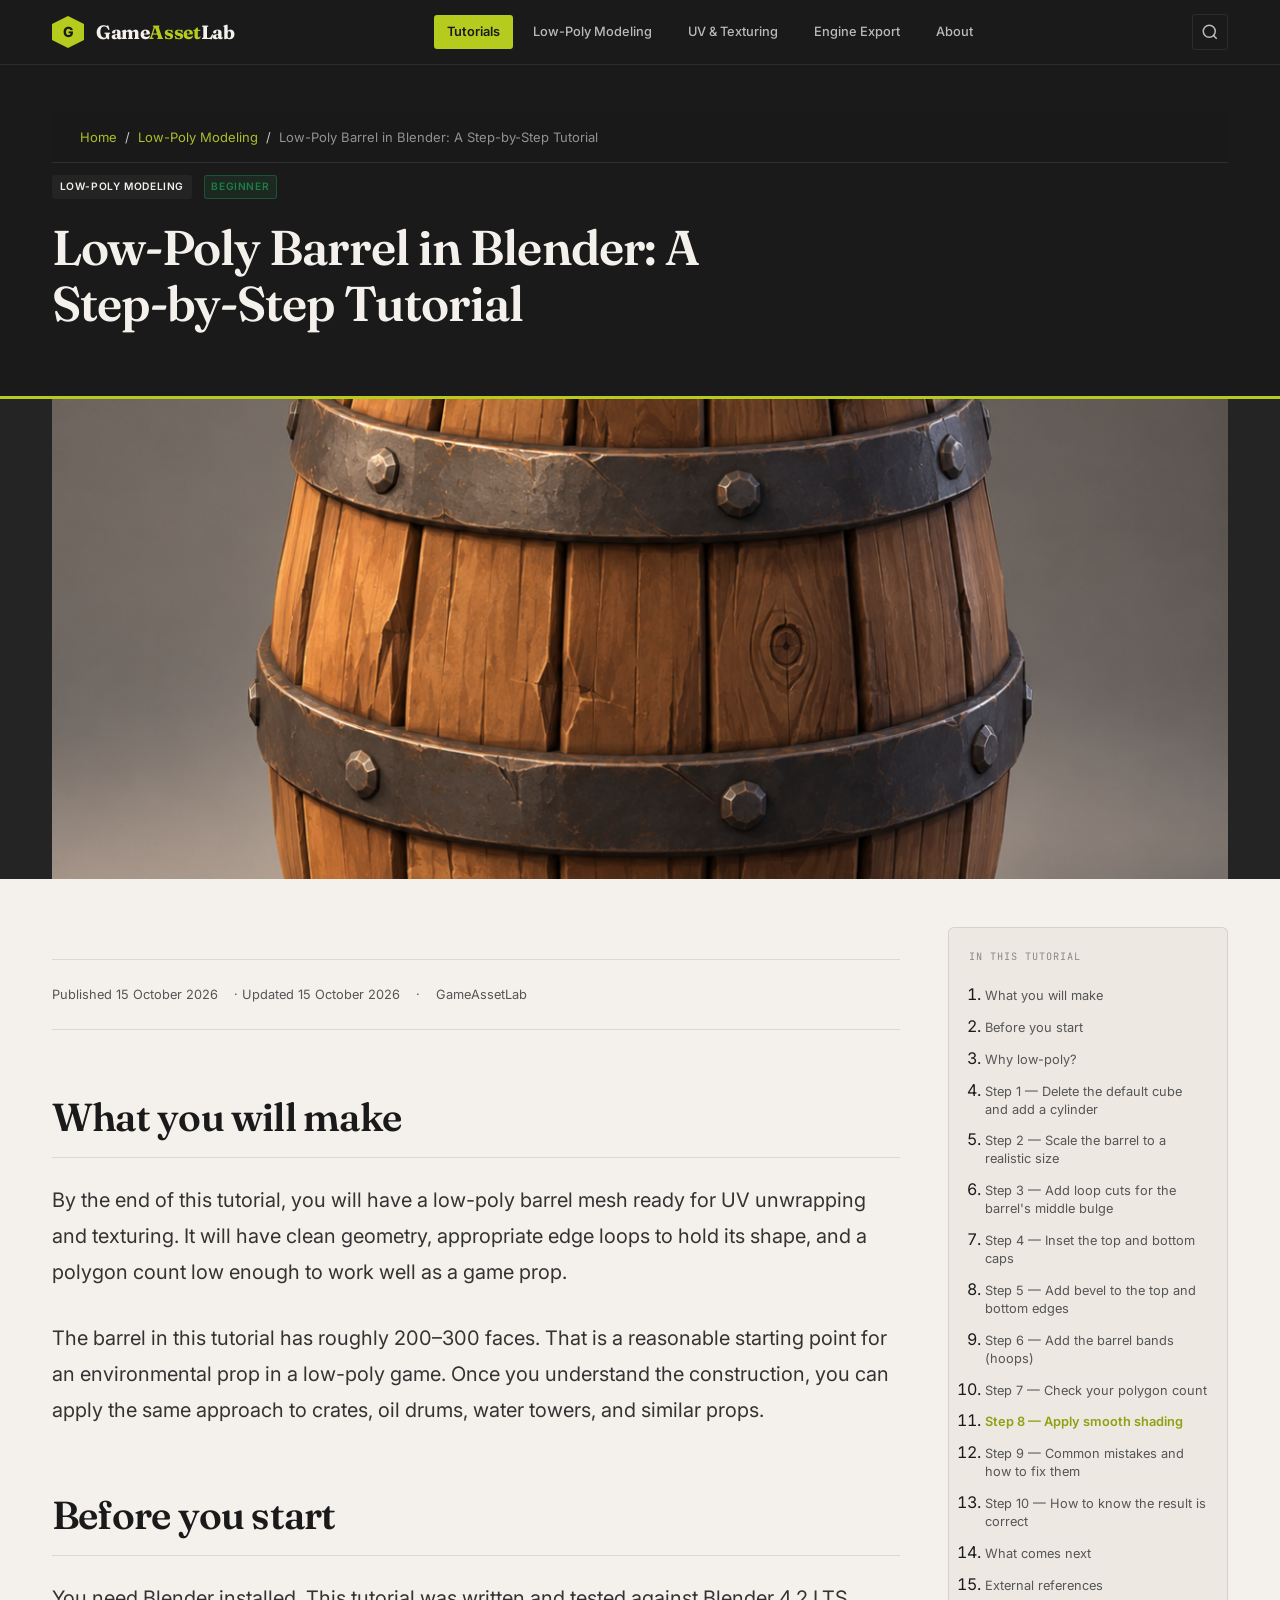
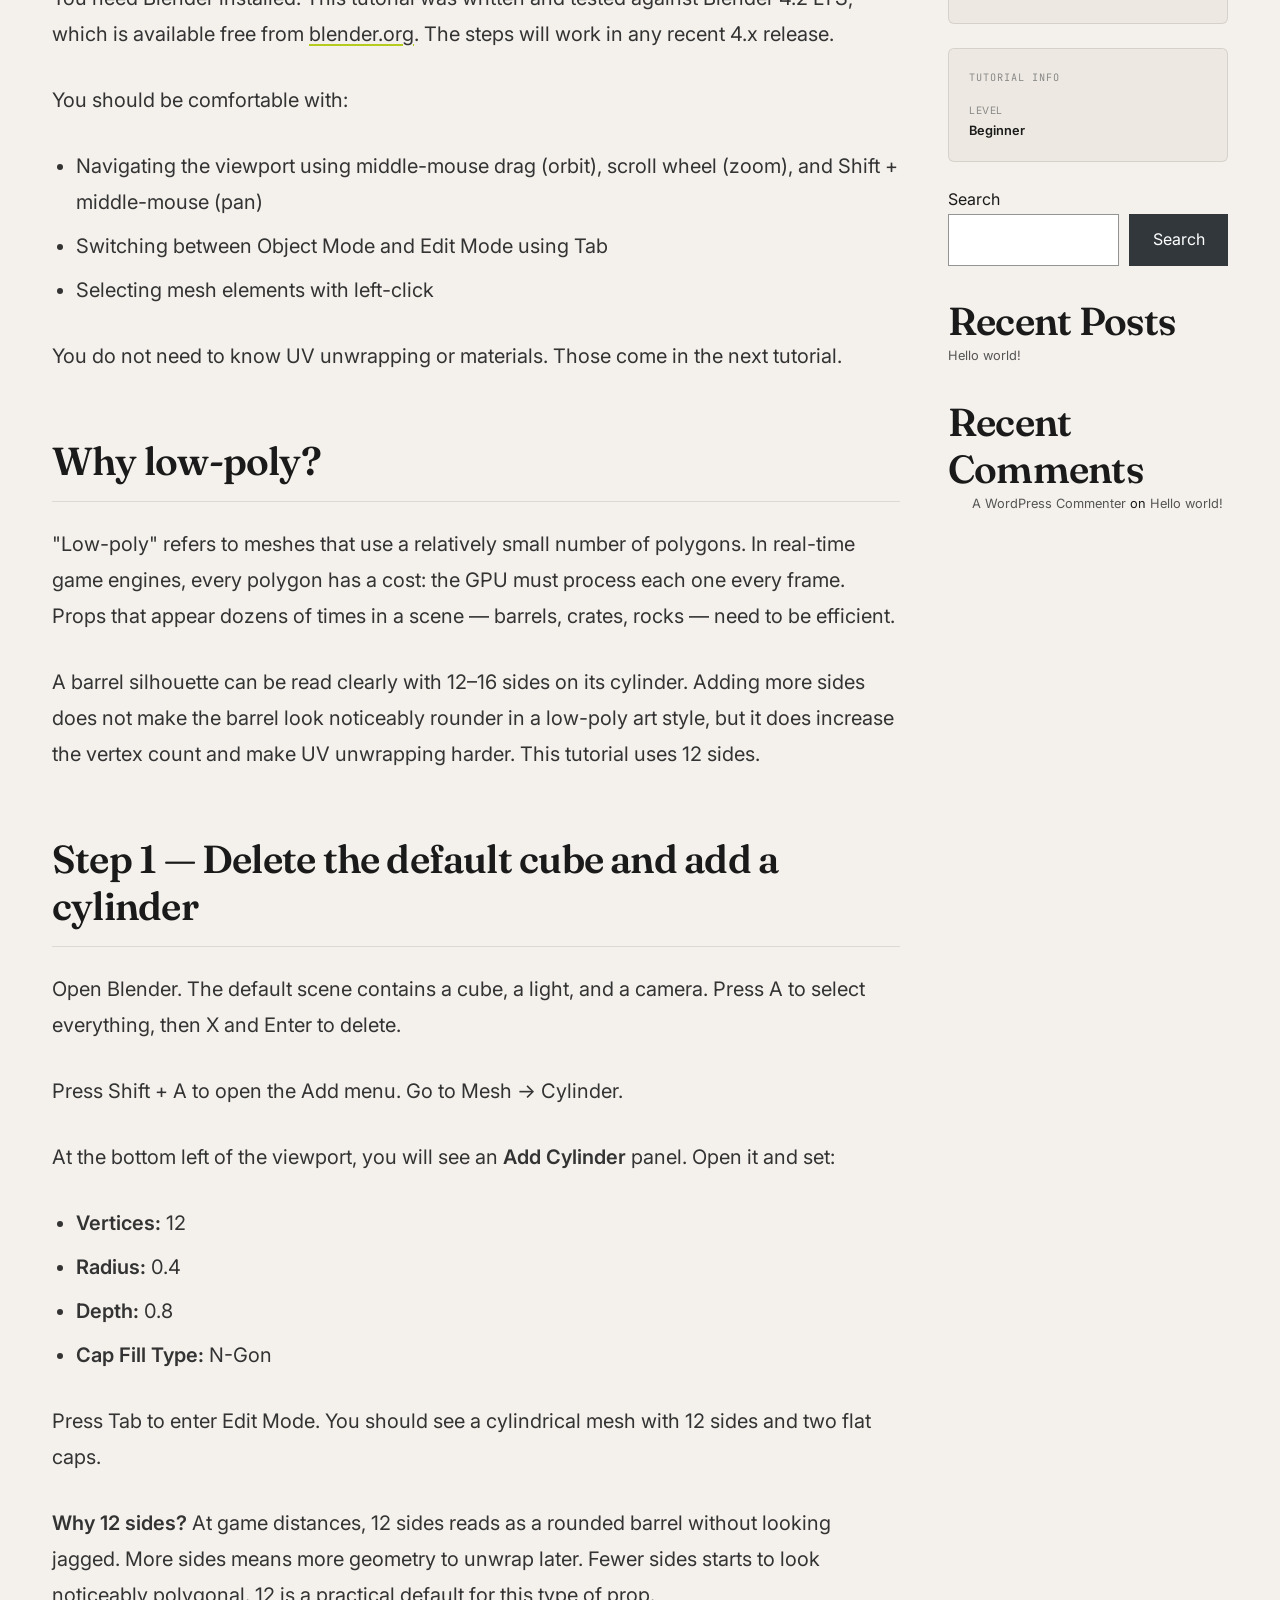
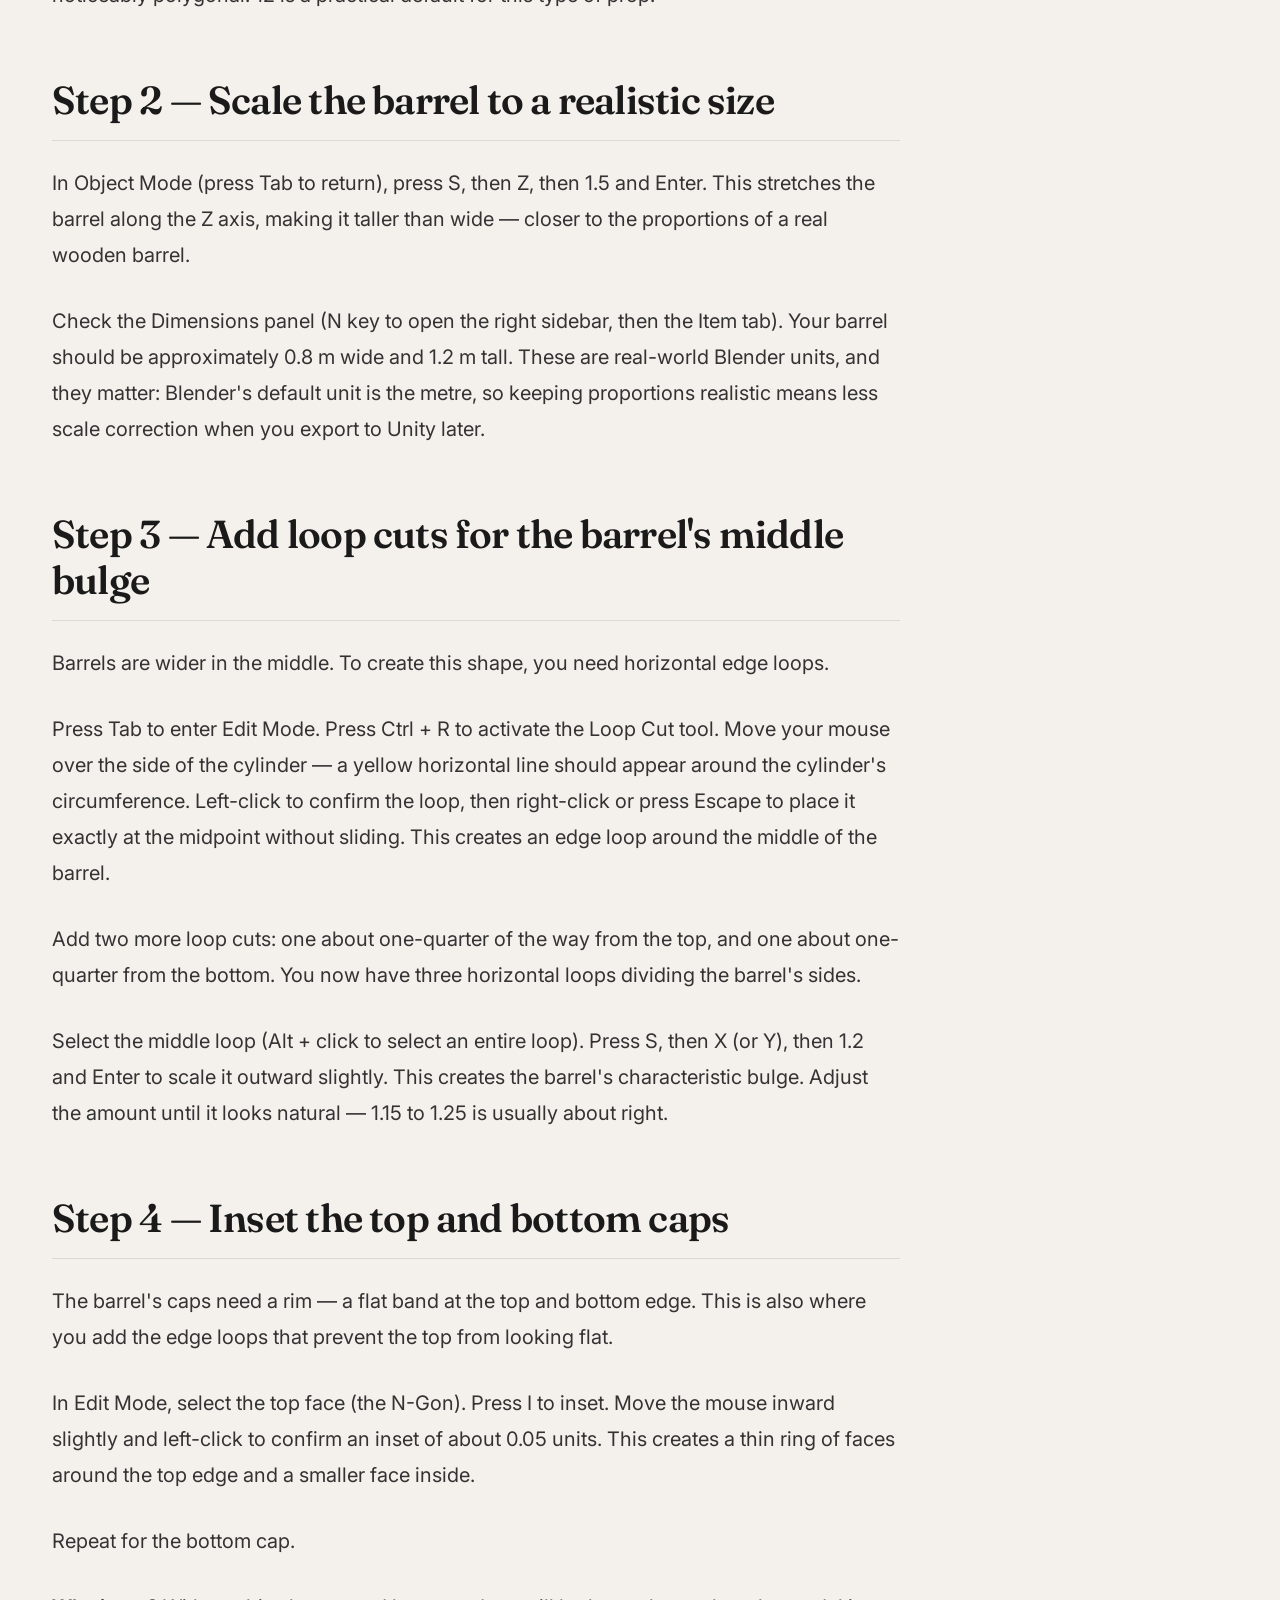
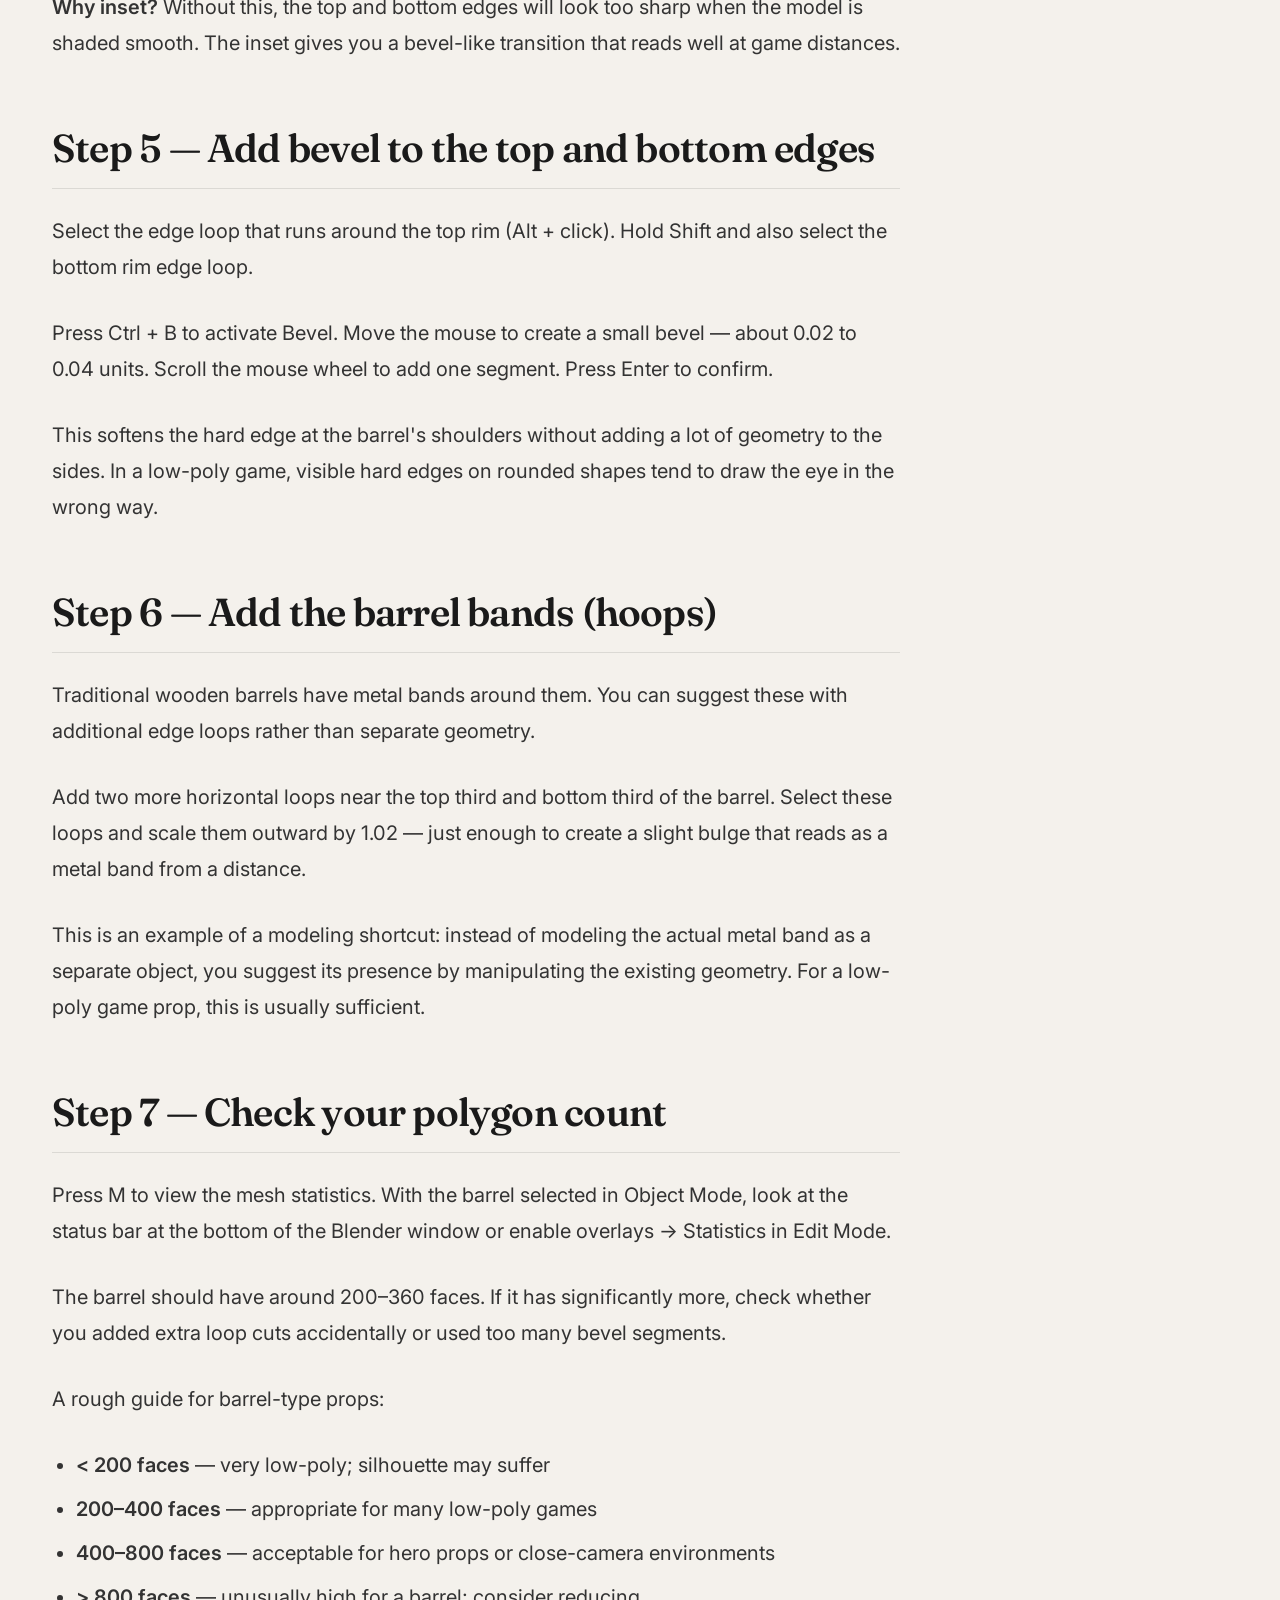
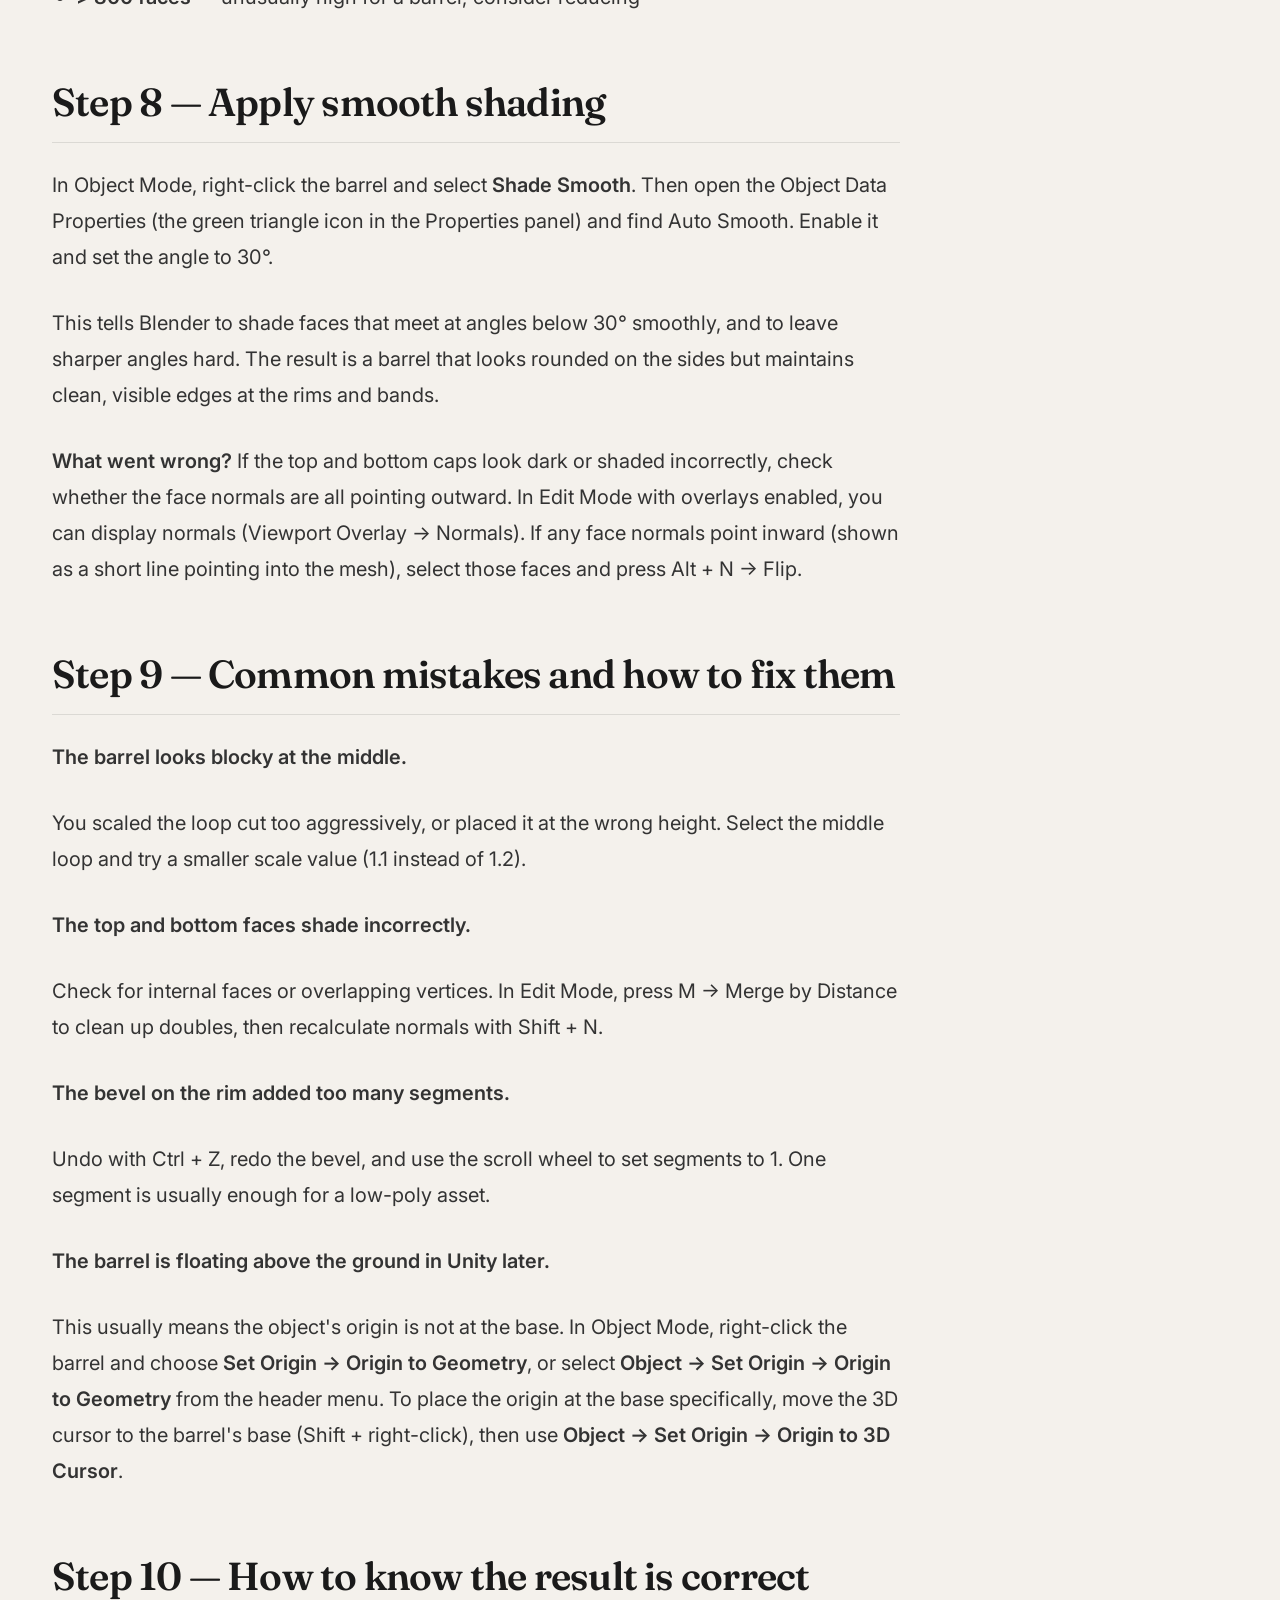
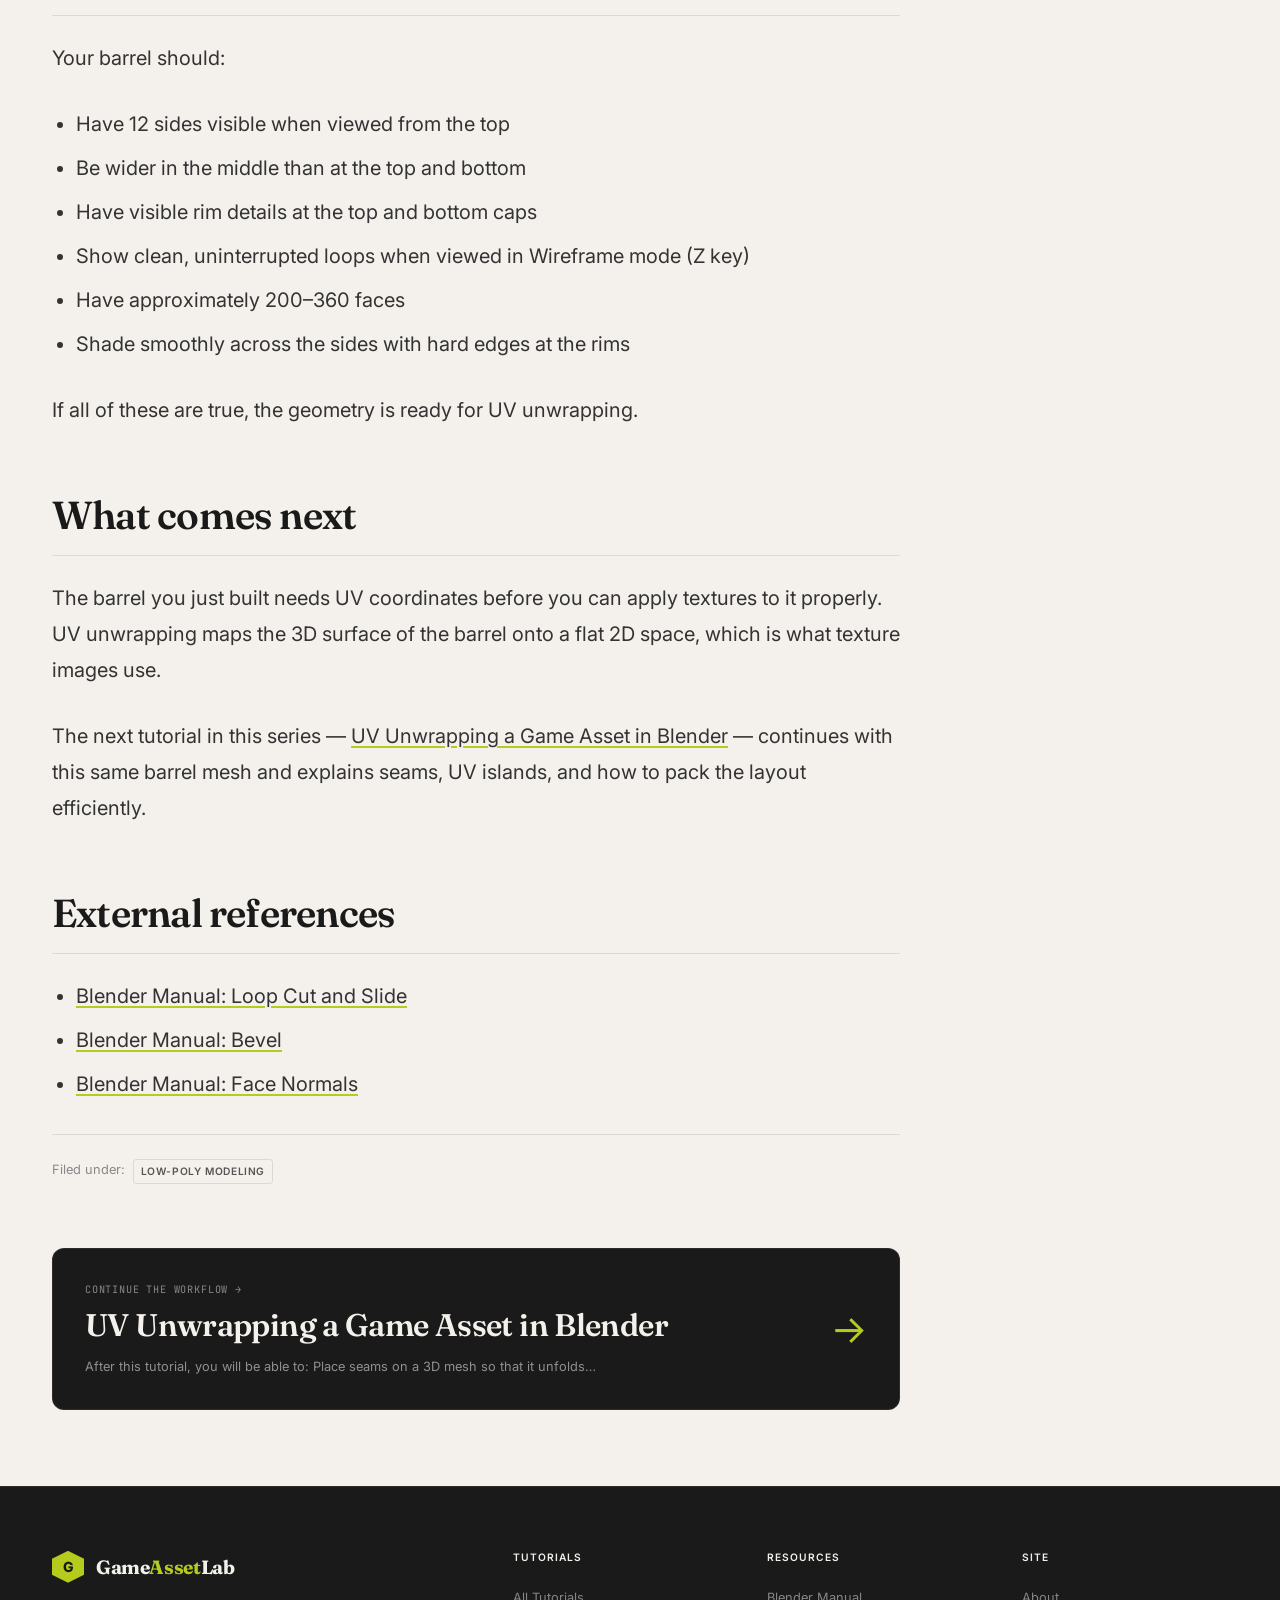
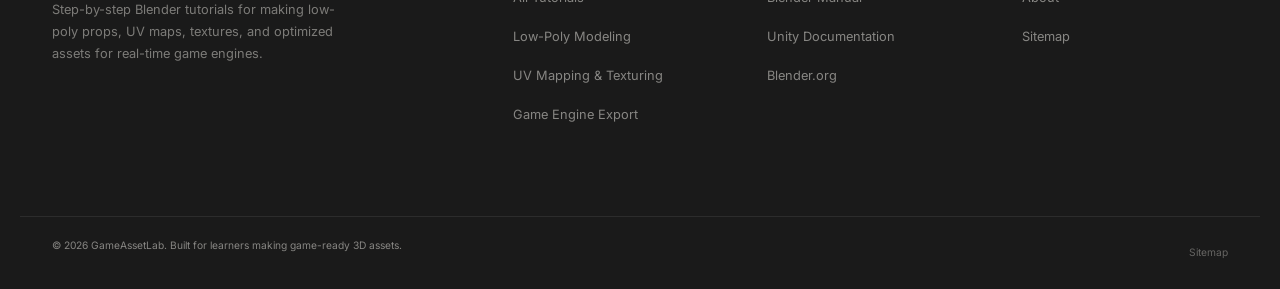
<file: tutorials/low-poly-barrel-blender/index.html>
<!DOCTYPE html>
<html lang="en-US" class="no-js">
<head><meta charset="UTF-8">
	
	<meta name="viewport" content="width=device-width, initial-scale=1">
	<meta http-equiv="X-UA-Compatible" content="IE=edge">
	<meta name="robots" content="index, follow, max-image-preview:large, max-snippet:-1, max-video-preview:-1">

	<!-- This site is optimized with the Yoast SEO plugin v28.7 - https://yoast.com/product/yoast-seo-wordpress/ -->
	<title>Low-Poly Barrel in Blender: Step-by-Step Tutorial</title>
	<meta name="description" content="Learn to model a low-poly barrel in Blender with this step-by-step game asset tutorial. Create clean geometry and prepare your model for game development.">
	<link rel="canonical" href="/tutorials/low-poly-barrel-blender/">
	<meta property="og:locale" content="en_US">
	<meta property="og:type" content="article">
	<meta property="og:title" content="Low-Poly Barrel in Blender: Step-by-Step Tutorial">
	<meta property="og:description" content="Learn to model a low-poly barrel in Blender with this step-by-step game asset tutorial. Create clean geometry and prepare your model for game development.">
	<meta property="og:url" content="/tutorials/low-poly-barrel-blender/">
	<meta property="og:site_name" content="GameAssetLab">
	<meta property="article:modified_time" content="2026-10-15T17:45:57+00:00">
	<meta property="og:image" content="/wp-content/uploads/2026/10/3d307510-b7cb-4a9d-a9ac-dbb7bd14b538.png">
	<meta property="og:image:width" content="1254">
	<meta property="og:image:height" content="1254">
	<meta property="og:image:type" content="image/png">
	<meta name="twitter:card" content="summary_large_image">
	<meta name="twitter:label1" content="Est. reading time">
	<meta name="twitter:data1" content="8 minutes">
	<script type="application/ld+json" class="yoast-schema-graph">{
	    "@context": "https:\/\/schema.org",
	    "@graph": [
	        {
	            "@type": "WebPage",
	            "@id": "\/tutorials\/low-poly-barrel-blender\/",
	            "url": "\/tutorials\/low-poly-barrel-blender\/",
	            "name": "Low-Poly Barrel in Blender: Step-by-Step Tutorial",
	            "isPartOf": {
	                "@id": "\/#website"
	            },
	            "primaryImageOfPage": {
	                "@id": "\/tutorials\/low-poly-barrel-blender\/#primaryimage"
	            },
	            "image": {
	                "@id": "\/tutorials\/low-poly-barrel-blender\/#primaryimage"
	            },
	            "thumbnailUrl": "\/wp-content\/uploads\/2026\/10\/3d307510-b7cb-4a9d-a9ac-dbb7bd14b538.png",
	            "datePublished": "2026-10-15T14:00:28+00:00",
	            "dateModified": "2026-10-15T17:45:57+00:00",
	            "description": "Learn to model a low-poly barrel in Blender with this step-by-step game asset tutorial. Create clean geometry and prepare your model for game development.",
	            "breadcrumb": {
	                "@id": "\/tutorials\/low-poly-barrel-blender\/#breadcrumb"
	            },
	            "inLanguage": "en-US",
	            "potentialAction": [
	                {
	                    "@type": "ReadAction",
	                    "target": [
	                        "\/tutorials\/low-poly-barrel-blender\/"
	                    ]
	                }
	            ]
	        },
	        {
	            "@type": "ImageObject",
	            "inLanguage": "en-US",
	            "@id": "\/tutorials\/low-poly-barrel-blender\/#primaryimage",
	            "url": "\/wp-content\/uploads\/2026\/10\/3d307510-b7cb-4a9d-a9ac-dbb7bd14b538.png",
	            "contentUrl": "\/wp-content\/uploads\/2026\/10\/3d307510-b7cb-4a9d-a9ac-dbb7bd14b538.png",
	            "width": 1254,
	            "height": 1254
	        },
	        {
	            "@type": "BreadcrumbList",
	            "@id": "\/tutorials\/low-poly-barrel-blender\/#breadcrumb",
	            "itemListElement": [
	                {
	                    "@type": "ListItem",
	                    "position": 1,
	                    "name": "Home",
	                    "item": "\/"
	                },
	                {
	                    "@type": "ListItem",
	                    "position": 2,
	                    "name": "Low-Poly Barrel in Blender: A Step-by-Step Tutorial"
	                }
	            ]
	        },
	        {
	            "@type": "WebSite",
	            "@id": "\/#website",
	            "url": "\/",
	            "name": "GameAssetLab",
	            "description": "",
	            "potentialAction": [
	                {
	                    "@type": "SearchAction",
	                    "target": {
	                        "@type": "EntryPoint",
	                        "urlTemplate": "\/?s={search_term_string}"
	                    },
	                    "query-input": {
	                        "@type": "PropertyValueSpecification",
	                        "valueRequired": true,
	                        "valueName": "search_term_string"
	                    }
	                }
	            ],
	            "inLanguage": "en-US"
	        }
	    ]
	}</script>
	<!-- / Yoast SEO plugin. -->



<link rel="dns-prefetch" href="//fonts.googleapis.com">


<style id="wp-img-auto-sizes-contain-inline-css">
img:is([sizes=auto i],[sizes^="auto," i]){contain-intrinsic-size:3000px 1500px}
/*# sourceURL=wp-img-auto-sizes-contain-inline-css */
</style>
<style id="wp-emoji-styles-inline-css">

	img.wp-smiley, img.emoji {
		display: inline !important;
		border: none !important;
		box-shadow: none !important;
		height: 1em !important;
		width: 1em !important;
		margin: 0 0.07em !important;
		vertical-align: -0.1em !important;
		background: none !important;
		padding: 0 !important;
	}
/*# sourceURL=wp-emoji-styles-inline-css */
</style>
<style id="wp-block-library-inline-css">
:root{--wp-block-synced-color:#7a00df;--wp-block-synced-color--rgb:122,0,223;--wp-bound-block-color:var(--wp-block-synced-color);--wp-editor-canvas-background:#ddd;--wp-admin-theme-color:#007cba;--wp-admin-theme-color--rgb:0,124,186;--wp-admin-theme-color-darker-10:#006ba1;--wp-admin-theme-color-darker-10--rgb:0,107,160.5;--wp-admin-theme-color-darker-20:#005a87;--wp-admin-theme-color-darker-20--rgb:0,90,135;--wp-admin-border-width-focus:2px}@media (min-resolution:192dpi){:root{--wp-admin-border-width-focus:1.5px}}.wp-element-button{cursor:pointer}:root .has-very-light-gray-background-color{background-color:#eee}:root .has-very-dark-gray-background-color{background-color:#313131}:root .has-very-light-gray-color{color:#eee}:root .has-very-dark-gray-color{color:#313131}:root .has-vivid-green-cyan-to-vivid-cyan-blue-gradient-background{background:linear-gradient(135deg,#00d084,#0693e3)}:root .has-purple-crush-gradient-background{background:linear-gradient(135deg,#34e2e4,#4721fb 50%,#ab1dfe)}:root .has-hazy-dawn-gradient-background{background:linear-gradient(135deg,#faaca8,#dad0ec)}:root .has-subdued-olive-gradient-background{background:linear-gradient(135deg,#fafae1,#67a671)}:root .has-atomic-cream-gradient-background{background:linear-gradient(135deg,#fdd79a,#004a59)}:root .has-nightshade-gradient-background{background:linear-gradient(135deg,#330968,#31cdcf)}:root .has-midnight-gradient-background{background:linear-gradient(135deg,#020381,#2874fc)}:root{--wp--preset--font-size--normal:16px;--wp--preset--font-size--huge:42px}.has-regular-font-size{font-size:1em}.has-larger-font-size{font-size:2.625em}.has-normal-font-size{font-size:var(--wp--preset--font-size--normal)}.has-huge-font-size{font-size:var(--wp--preset--font-size--huge)}:root .has-text-align-center{text-align:center}:root .has-text-align-left{text-align:left}:root .has-text-align-right{text-align:right}.has-fit-text{white-space:nowrap!important}#end-resizable-editor-section{display:none}.aligncenter{clear:both}.items-justified-left{justify-content:flex-start}.items-justified-center{justify-content:center}.items-justified-right{justify-content:flex-end}.items-justified-space-between{justify-content:space-between}.screen-reader-text{word-wrap:normal!important;border:0;clip-path:inset(50%);height:1px;margin:-1px;overflow:hidden;padding:0;position:absolute;width:1px;word-break:normal!important}.screen-reader-text:focus{background-color:#ddd;clip-path:none;color:#444;display:block;font-size:1em;height:auto;left:5px;line-height:normal;padding:15px 23px 14px;text-decoration:none;top:5px;width:auto;z-index:100000}html :where(.has-border-color){border-style:solid}html :where([style^=border-color],[style*=";border-color"],[style*="; border-color"]){border-style:solid}html :where([style^=border-top-color],[style*=";border-top-color"],[style*="; border-top-color"]){border-top-style:solid}html :where([style^=border-right-color],[style*=";border-right-color"],[style*="; border-right-color"]){border-right-style:solid}html :where([style^=border-bottom-color],[style*=";border-bottom-color"],[style*="; border-bottom-color"]){border-bottom-style:solid}html :where([style^=border-left-color],[style*=";border-left-color"],[style*="; border-left-color"]){border-left-style:solid}html :where([style^=border-width],[style*=";border-width"],[style*="; border-width"]){border-style:solid}html :where([style^=border-top-width],[style*=";border-top-width"],[style*="; border-top-width"]){border-top-style:solid}html :where([style^=border-right-width],[style*=";border-right-width"],[style*="; border-right-width"]){border-right-style:solid}html :where([style^=border-bottom-width],[style*=";border-bottom-width"],[style*="; border-bottom-width"]){border-bottom-style:solid}html :where([style^=border-left-width],[style*=";border-left-width"],[style*="; border-left-width"]){border-left-style:solid}html :where(img[class*=wp-image-]){height:auto;max-width:100%}:where(figure){margin:0 0 1em}html :where(.is-position-sticky){--wp-admin--admin-bar--position-offset:var(--wp-admin--admin-bar--height,0px)}@media screen and (max-width:600px){html :where(.is-position-sticky){--wp-admin--admin-bar--position-offset:0px}}

/*# sourceURL=/wp-includes/css/dist/block-library/common.min.css */
</style>
<style id="wp-block-heading-inline-css">
h1:where(.wp-block-heading).has-background,h2:where(.wp-block-heading).has-background,h3:where(.wp-block-heading).has-background,h4:where(.wp-block-heading).has-background,h5:where(.wp-block-heading).has-background,h6:where(.wp-block-heading).has-background{padding:1.25em 2.375em}h1.has-text-align-left[style*=writing-mode]:where([style*=vertical-lr]),h1.has-text-align-right[style*=writing-mode]:where([style*=vertical-rl]),h2.has-text-align-left[style*=writing-mode]:where([style*=vertical-lr]),h2.has-text-align-right[style*=writing-mode]:where([style*=vertical-rl]),h3.has-text-align-left[style*=writing-mode]:where([style*=vertical-lr]),h3.has-text-align-right[style*=writing-mode]:where([style*=vertical-rl]),h4.has-text-align-left[style*=writing-mode]:where([style*=vertical-lr]),h4.has-text-align-right[style*=writing-mode]:where([style*=vertical-rl]),h5.has-text-align-left[style*=writing-mode]:where([style*=vertical-lr]),h5.has-text-align-right[style*=writing-mode]:where([style*=vertical-rl]),h6.has-text-align-left[style*=writing-mode]:where([style*=vertical-lr]),h6.has-text-align-right[style*=writing-mode]:where([style*=vertical-rl]){rotate:180deg}
/*# sourceURL=/wp-includes/blocks/heading/style.min.css */
</style>
<style id="wp-block-latest-comments-inline-css">
:where(.wp-block-latest-comments){padding-left:0}ol.wp-block-latest-comments{box-sizing:border-box;margin-left:0}:where(.wp-block-latest-comments:not([style*=line-height] .wp-block-latest-comments__comment)){line-height:1.1}:where(.wp-block-latest-comments:not([style*=line-height] .wp-block-latest-comments__comment-excerpt p)){line-height:1.8}.has-dates :where(.wp-block-latest-comments:not([style*=line-height])),.has-excerpts :where(.wp-block-latest-comments:not([style*=line-height])){line-height:1.5}.wp-block-latest-comments__comment{list-style:none;margin-bottom:1em}.has-avatars .wp-block-latest-comments__comment{list-style:none;min-height:2.25em}.has-avatars .wp-block-latest-comments__comment .wp-block-latest-comments__comment-excerpt,.has-avatars .wp-block-latest-comments__comment .wp-block-latest-comments__comment-meta{margin-left:3.25em}.wp-block-latest-comments__comment-excerpt p{font-size:.875em;margin:.36em 0 1.4em}.wp-block-latest-comments__comment-date{display:block;font-size:.75em}.wp-block-latest-comments .avatar,.wp-block-latest-comments__comment-avatar{border-radius:1.5em;display:block;float:left;height:2.5em;margin-right:.75em;width:2.5em}.wp-block-latest-comments[class*=-font-size] a,.wp-block-latest-comments[style*=font-size] a{font-size:inherit}
/*# sourceURL=/wp-includes/blocks/latest-comments/style.min.css */
</style>
<style id="wp-block-latest-posts-inline-css">
.wp-block-latest-posts{box-sizing:border-box}.wp-block-latest-posts.alignleft{margin-right:2em}.wp-block-latest-posts.alignright{margin-left:2em}.wp-block-latest-posts.wp-block-latest-posts__list{list-style:none}.wp-block-latest-posts.wp-block-latest-posts__list li{clear:both;overflow-wrap:break-word}.wp-block-latest-posts.is-grid:not(.is-layout-grid){display:flex;flex-wrap:wrap}.wp-block-latest-posts.is-grid:not(.is-layout-grid) li{margin:0 1.25em 1.25em 0;width:100%}@media (min-width:600px){.wp-block-latest-posts.columns-2:not(.is-layout-grid) li{width:calc(50% - .625em)}.wp-block-latest-posts.columns-2:not(.is-layout-grid) li:nth-child(2n){margin-right:0}.wp-block-latest-posts.columns-3:not(.is-layout-grid) li{width:calc(33.33333% - .83333em)}.wp-block-latest-posts.columns-3:not(.is-layout-grid) li:nth-child(3n){margin-right:0}.wp-block-latest-posts.columns-4:not(.is-layout-grid) li{width:calc(25% - .9375em)}.wp-block-latest-posts.columns-4:not(.is-layout-grid) li:nth-child(4n){margin-right:0}.wp-block-latest-posts.columns-5:not(.is-layout-grid) li{width:calc(20% - 1em)}.wp-block-latest-posts.columns-5:not(.is-layout-grid) li:nth-child(5n){margin-right:0}.wp-block-latest-posts.columns-6:not(.is-layout-grid) li{width:calc(16.66667% - 1.04167em)}.wp-block-latest-posts.columns-6:not(.is-layout-grid) li:nth-child(6n){margin-right:0}}@media (max-width:600px){.wp-block-latest-posts-is-layout-grid[class*=columns-]:not(.has-native-responsive-grid){grid-template-columns:1fr}}:root :where(.wp-block-latest-posts.is-grid){padding:0}:root :where(.wp-block-latest-posts.wp-block-latest-posts__list){padding-left:0}.wp-block-latest-posts__post-author,.wp-block-latest-posts__post-date{display:block;font-size:.8125em}.wp-block-latest-posts__post-excerpt,.wp-block-latest-posts__post-full-content{margin-bottom:1em;margin-top:.5em}.wp-block-latest-posts__featured-image a{display:inline-block}.wp-block-latest-posts__featured-image img{height:auto;max-width:100%;width:auto}.wp-block-latest-posts__featured-image.alignleft{float:left;margin-right:1em}.wp-block-latest-posts__featured-image.alignright{float:right;margin-left:1em}.wp-block-latest-posts__featured-image.aligncenter{margin-bottom:1em;text-align:center}
/*# sourceURL=/wp-includes/blocks/latest-posts/style.min.css */
</style>
<style id="wp-block-search-inline-css">
.wp-block-search__button{margin-left:10px;word-break:normal}.wp-block-search__button.has-icon{line-height:0}.wp-block-search__button svg{fill:currentColor;height:1.25em;min-height:24px;min-width:24px;vertical-align:text-bottom;width:1.25em}:where(.wp-block-search__button){border:1px solid #ccc;padding:6px 10px}.wp-block-search__inside-wrapper{display:flex;flex:auto;flex-wrap:nowrap;max-width:100%}.wp-block-search__label{width:100%}.wp-block-search.wp-block-search__button-only .wp-block-search__button{box-sizing:border-box;display:flex;flex-shrink:0;justify-content:center;margin-left:0;max-width:100%}.wp-block-search.wp-block-search__button-only .wp-block-search__inside-wrapper{min-width:0!important;transition-property:width}.wp-block-search.wp-block-search__button-only .wp-block-search__input{flex-basis:100%;transition-duration:.3s}.wp-block-search.wp-block-search__button-only.wp-block-search__searchfield-hidden,.wp-block-search.wp-block-search__button-only.wp-block-search__searchfield-hidden .wp-block-search__inside-wrapper{overflow:hidden}.wp-block-search.wp-block-search__button-only.wp-block-search__searchfield-hidden .wp-block-search__input{border-left-width:0!important;border-right-width:0!important;flex-basis:0;flex-grow:0;margin:0;min-width:0!important;padding-left:0!important;padding-right:0!important;width:0!important}:where(.wp-block-search__input){-webkit-appearance:initial;-moz-appearance:initial;appearance:none;border:1px solid #949494;flex-grow:1;font-family:inherit;font-size:inherit;font-style:inherit;font-weight:inherit;letter-spacing:inherit;line-height:inherit;margin-left:0;margin-right:0;min-width:3rem;padding:8px;text-decoration:unset!important;text-transform:inherit}:where(.wp-block-search__button-inside .wp-block-search__inside-wrapper){background-color:#fff;border:1px solid #949494;box-sizing:border-box;padding:4px}:where(.wp-block-search__button-inside .wp-block-search__inside-wrapper) .wp-block-search__input{border:none;border-radius:0;padding:0 4px}:where(.wp-block-search__button-inside .wp-block-search__inside-wrapper) .wp-block-search__input:focus{outline:none}:where(.wp-block-search__button-inside .wp-block-search__inside-wrapper) :where(.wp-block-search__button){padding:4px 8px}.wp-block-search.aligncenter .wp-block-search__inside-wrapper{margin:auto}.wp-block[data-align=right] .wp-block-search.wp-block-search__button-only .wp-block-search__inside-wrapper{float:right}
/*# sourceURL=/wp-includes/blocks/search/style.min.css */
</style>
<style id="wp-block-group-inline-css">
.wp-block-group{box-sizing:border-box}:where(.wp-block-group.wp-block-group-is-layout-constrained){position:relative}
/*# sourceURL=/wp-includes/blocks/group/style.min.css */
</style>

<style id="classic-theme-styles-inline-css">
/*! This file is auto-generated */
.wp-block-button__link{color:#fff;background-color:#32373c;border-radius:9999px;box-shadow:none;text-decoration:none;padding:calc(.667em + 2px) calc(1.333em + 2px);font-size:1.125em}.wp-block-file__button{background:#32373c;color:#fff;text-decoration:none}
/*# sourceURL=/wp-includes/css/classic-themes.min.css */
</style>

<style id="global-styles-inline-css">
:root{--wp--preset--aspect-ratio--square: 1;--wp--preset--aspect-ratio--4-3: 4/3;--wp--preset--aspect-ratio--3-4: 3/4;--wp--preset--aspect-ratio--3-2: 3/2;--wp--preset--aspect-ratio--2-3: 2/3;--wp--preset--aspect-ratio--16-9: 16/9;--wp--preset--aspect-ratio--9-16: 9/16;--wp--preset--color--black: #000000;--wp--preset--color--cyan-bluish-gray: #abb8c3;--wp--preset--color--white: #ffffff;--wp--preset--color--pale-pink: #f78da7;--wp--preset--color--vivid-red: #cf2e2e;--wp--preset--color--luminous-vivid-orange: #ff6900;--wp--preset--color--luminous-vivid-amber: #fcb900;--wp--preset--color--light-green-cyan: #7bdcb5;--wp--preset--color--vivid-green-cyan: #00d084;--wp--preset--color--pale-cyan-blue: #8ed1fc;--wp--preset--color--vivid-cyan-blue: #0693e3;--wp--preset--color--vivid-purple: #9b51e0;--wp--preset--gradient--vivid-cyan-blue-to-vivid-purple: linear-gradient(135deg,rgb(6,147,227) 0%,rgb(155,81,224) 100%);--wp--preset--gradient--light-green-cyan-to-vivid-green-cyan: linear-gradient(135deg,rgb(122,220,180) 0%,rgb(0,208,130) 100%);--wp--preset--gradient--luminous-vivid-amber-to-luminous-vivid-orange: linear-gradient(135deg,rgb(252,185,0) 0%,rgb(255,105,0) 100%);--wp--preset--gradient--luminous-vivid-orange-to-vivid-red: linear-gradient(135deg,rgb(255,105,0) 0%,rgb(207,46,46) 100%);--wp--preset--gradient--very-light-gray-to-cyan-bluish-gray: linear-gradient(135deg,rgb(238,238,238) 0%,rgb(169,184,195) 100%);--wp--preset--gradient--cool-to-warm-spectrum: linear-gradient(135deg,rgb(74,234,220) 0%,rgb(151,120,209) 20%,rgb(207,42,186) 40%,rgb(238,44,130) 60%,rgb(251,105,98) 80%,rgb(254,248,76) 100%);--wp--preset--gradient--blush-light-purple: linear-gradient(135deg,rgb(255,206,236) 0%,rgb(152,150,240) 100%);--wp--preset--gradient--blush-bordeaux: linear-gradient(135deg,rgb(254,205,165) 0%,rgb(254,45,45) 50%,rgb(107,0,62) 100%);--wp--preset--gradient--luminous-dusk: linear-gradient(135deg,rgb(255,203,112) 0%,rgb(199,81,192) 50%,rgb(65,88,208) 100%);--wp--preset--gradient--pale-ocean: linear-gradient(135deg,rgb(255,245,203) 0%,rgb(182,227,212) 50%,rgb(51,167,181) 100%);--wp--preset--gradient--electric-grass: linear-gradient(135deg,rgb(202,248,128) 0%,rgb(113,206,126) 100%);--wp--preset--gradient--midnight: linear-gradient(135deg,rgb(2,3,129) 0%,rgb(40,116,252) 100%);--wp--preset--font-size--small: 13px;--wp--preset--font-size--medium: 20px;--wp--preset--font-size--large: 36px;--wp--preset--font-size--x-large: 42px;--wp--preset--spacing--20: 0.44rem;--wp--preset--spacing--30: 0.67rem;--wp--preset--spacing--40: 1rem;--wp--preset--spacing--50: 1.5rem;--wp--preset--spacing--60: 2.25rem;--wp--preset--spacing--70: 3.38rem;--wp--preset--spacing--80: 5.06rem;--wp--preset--shadow--natural: 6px 6px 9px rgba(0, 0, 0, 0.2);--wp--preset--shadow--deep: 12px 12px 50px rgba(0, 0, 0, 0.4);--wp--preset--shadow--sharp: 6px 6px 0px rgba(0, 0, 0, 0.2);--wp--preset--shadow--outlined: 6px 6px 0px -3px rgb(255, 255, 255), 6px 6px rgb(0, 0, 0);--wp--preset--shadow--crisp: 6px 6px 0px rgb(0, 0, 0);}.wp-block-button{--wp--preset--dimension--25: 25%;--wp--preset--dimension--50: 50%;--wp--preset--dimension--75: 75%;--wp--preset--dimension--100: 100%;}:where(body) { margin: 0; }:where(.is-layout-flex){gap: 0.5em;}:where(.is-layout-grid){gap: 0.5em;}body .is-layout-flex{display: flex;}.is-layout-flex{flex-wrap: wrap;align-items: center;}.is-layout-flex > :is(*, div){margin: 0;}body .is-layout-grid{display: grid;}.is-layout-grid > :is(*, div){margin: 0;}body{padding-top: 0px;padding-right: 0px;padding-bottom: 0px;padding-left: 0px;}:root :where(.wp-element-button, .wp-block-button__link){background-color: #32373c;border-width: 0;color: #fff;font-family: inherit;font-size: inherit;font-style: inherit;font-weight: inherit;letter-spacing: inherit;line-height: inherit;padding-top: calc(0.667em + 2px);padding-right: calc(1.333em + 2px);padding-bottom: calc(0.667em + 2px);padding-left: calc(1.333em + 2px);text-decoration: none;text-transform: inherit;}.has-black-color{color: var(--wp--preset--color--black) !important;}.has-cyan-bluish-gray-color{color: var(--wp--preset--color--cyan-bluish-gray) !important;}.has-white-color{color: var(--wp--preset--color--white) !important;}.has-pale-pink-color{color: var(--wp--preset--color--pale-pink) !important;}.has-vivid-red-color{color: var(--wp--preset--color--vivid-red) !important;}.has-luminous-vivid-orange-color{color: var(--wp--preset--color--luminous-vivid-orange) !important;}.has-luminous-vivid-amber-color{color: var(--wp--preset--color--luminous-vivid-amber) !important;}.has-light-green-cyan-color{color: var(--wp--preset--color--light-green-cyan) !important;}.has-vivid-green-cyan-color{color: var(--wp--preset--color--vivid-green-cyan) !important;}.has-pale-cyan-blue-color{color: var(--wp--preset--color--pale-cyan-blue) !important;}.has-vivid-cyan-blue-color{color: var(--wp--preset--color--vivid-cyan-blue) !important;}.has-vivid-purple-color{color: var(--wp--preset--color--vivid-purple) !important;}.has-black-background-color{background-color: var(--wp--preset--color--black) !important;}.has-cyan-bluish-gray-background-color{background-color: var(--wp--preset--color--cyan-bluish-gray) !important;}.has-white-background-color{background-color: var(--wp--preset--color--white) !important;}.has-pale-pink-background-color{background-color: var(--wp--preset--color--pale-pink) !important;}.has-vivid-red-background-color{background-color: var(--wp--preset--color--vivid-red) !important;}.has-luminous-vivid-orange-background-color{background-color: var(--wp--preset--color--luminous-vivid-orange) !important;}.has-luminous-vivid-amber-background-color{background-color: var(--wp--preset--color--luminous-vivid-amber) !important;}.has-light-green-cyan-background-color{background-color: var(--wp--preset--color--light-green-cyan) !important;}.has-vivid-green-cyan-background-color{background-color: var(--wp--preset--color--vivid-green-cyan) !important;}.has-pale-cyan-blue-background-color{background-color: var(--wp--preset--color--pale-cyan-blue) !important;}.has-vivid-cyan-blue-background-color{background-color: var(--wp--preset--color--vivid-cyan-blue) !important;}.has-vivid-purple-background-color{background-color: var(--wp--preset--color--vivid-purple) !important;}.has-black-border-color{border-color: var(--wp--preset--color--black) !important;}.has-cyan-bluish-gray-border-color{border-color: var(--wp--preset--color--cyan-bluish-gray) !important;}.has-white-border-color{border-color: var(--wp--preset--color--white) !important;}.has-pale-pink-border-color{border-color: var(--wp--preset--color--pale-pink) !important;}.has-vivid-red-border-color{border-color: var(--wp--preset--color--vivid-red) !important;}.has-luminous-vivid-orange-border-color{border-color: var(--wp--preset--color--luminous-vivid-orange) !important;}.has-luminous-vivid-amber-border-color{border-color: var(--wp--preset--color--luminous-vivid-amber) !important;}.has-light-green-cyan-border-color{border-color: var(--wp--preset--color--light-green-cyan) !important;}.has-vivid-green-cyan-border-color{border-color: var(--wp--preset--color--vivid-green-cyan) !important;}.has-pale-cyan-blue-border-color{border-color: var(--wp--preset--color--pale-cyan-blue) !important;}.has-vivid-cyan-blue-border-color{border-color: var(--wp--preset--color--vivid-cyan-blue) !important;}.has-vivid-purple-border-color{border-color: var(--wp--preset--color--vivid-purple) !important;}.has-vivid-cyan-blue-to-vivid-purple-gradient-background{background: var(--wp--preset--gradient--vivid-cyan-blue-to-vivid-purple) !important;}.has-light-green-cyan-to-vivid-green-cyan-gradient-background{background: var(--wp--preset--gradient--light-green-cyan-to-vivid-green-cyan) !important;}.has-luminous-vivid-amber-to-luminous-vivid-orange-gradient-background{background: var(--wp--preset--gradient--luminous-vivid-amber-to-luminous-vivid-orange) !important;}.has-luminous-vivid-orange-to-vivid-red-gradient-background{background: var(--wp--preset--gradient--luminous-vivid-orange-to-vivid-red) !important;}.has-very-light-gray-to-cyan-bluish-gray-gradient-background{background: var(--wp--preset--gradient--very-light-gray-to-cyan-bluish-gray) !important;}.has-cool-to-warm-spectrum-gradient-background{background: var(--wp--preset--gradient--cool-to-warm-spectrum) !important;}.has-blush-light-purple-gradient-background{background: var(--wp--preset--gradient--blush-light-purple) !important;}.has-blush-bordeaux-gradient-background{background: var(--wp--preset--gradient--blush-bordeaux) !important;}.has-luminous-dusk-gradient-background{background: var(--wp--preset--gradient--luminous-dusk) !important;}.has-pale-ocean-gradient-background{background: var(--wp--preset--gradient--pale-ocean) !important;}.has-electric-grass-gradient-background{background: var(--wp--preset--gradient--electric-grass) !important;}.has-midnight-gradient-background{background: var(--wp--preset--gradient--midnight) !important;}.has-small-font-size{font-size: var(--wp--preset--font-size--small) !important;}.has-medium-font-size{font-size: var(--wp--preset--font-size--medium) !important;}.has-large-font-size{font-size: var(--wp--preset--font-size--large) !important;}.has-x-large-font-size{font-size: var(--wp--preset--font-size--x-large) !important;}
:where(.wp-block-latest-posts.is-layout-flex){gap: 1.25em;}:where(.wp-block-latest-posts.is-layout-grid){gap: 1.25em;}
/*# sourceURL=global-styles-inline-css */
</style>

<link rel="stylesheet" id="gal-fonts-css" href="https://fonts.googleapis.com/css2?family=Fraunces:ital,opsz,wght@0,9..144,300..900;1,9..144,300..900&amp;family=Inter:wght@400;500;600&amp;family=JetBrains+Mono:wght@400;700&amp;display=swap" media="all">
<link rel="stylesheet" id="gameassetlab-style-css" href="/wp-content/themes/gameassetlab-theme/style.css?ver=1.0.0" media="all">
<link rel="stylesheet" id="gameassetlab-components-css" href="/wp-content/themes/gameassetlab-theme/assets/css/components.css?ver=1.0.0" media="all">
</head>
<body class="wp-singular tutorial-template-default single single-tutorial postid-17 wp-embed-responsive wp-theme-gameassetlab-theme">

<a class="skip-link" href="#main">Skip to main content</a>
<div class="reading-progress" id="reading-progress" role="progressbar" aria-label="Reading progress"></div>

<header class="site-header" role="banner">
	<div class="site-header__inner">

		<!-- Logo -->
		<a href="/" class="site-logo" rel="home" aria-label="GameAssetLab -” home">
			<div class="site-logo__mark" aria-hidden="true">G</div>
			<span class="site-logo__text">Game<span>Asset</span>Lab</span>
		</a>

		<!-- Primary Navigation -->
		<nav class="site-nav" id="site-nav" role="navigation" aria-label="Primary">
			<a href="/tutorials/" class="site-nav__link site-nav__link--cta">Tutorials</a><a href="/tutorial-category/low-poly-modeling/" class="site-nav__link">Low-Poly Modeling</a><a href="/tutorial-category/uv-texturing/" class="site-nav__link">UV &amp; Texturing</a><a href="/tutorial-category/engine-export/" class="site-nav__link">Engine Export</a><a href="/about/" class="site-nav__link">About</a>		</nav>

		<div class="flex" style="gap:0.5rem; align-items:center;">
			<!-- Search toggle -->
			<button class="header-search-btn" id="search-toggle" aria-label="Open search" aria-expanded="false" aria-controls="header-search">
				<svg width="18" height="18" viewbox="0 0 24 24" fill="none" stroke="currentColor" stroke-width="2" aria-hidden="true" focusable="false">
					<circle cx="11" cy="11" r="8"></circle><path d="m21 21-4.35-4.35"></path>
				</svg>
			</button>

			<!-- Mobile toggle -->
			<button class="mobile-menu-toggle" id="mobile-menu-toggle" aria-label="Toggle navigation menu" aria-expanded="false" aria-controls="site-nav">
				<span></span><span></span><span></span>
			</button>
		</div>

	</div><!-- /.site-header__inner -->

	<!-- Search overlay -->
	<div class="header-search-overlay" id="header-search" role="search" aria-label="Site search">
		<form method="get" action="/">
			<label for="header-search-input" class="sr-only">Search tutorials</label>
			<input type="search" id="header-search-input" name="s" placeholder="Search tutorials, topics, or steps…" autocomplete="off" value="">
		</form>
	</div>
</header>
<main id="main" tabindex="-1">

	<!-- Reading progress bar is in header; updated by JS -->

	<!-- Article header -->
	<div class="cat-hero" style="padding-block: var(--space-12);">
		<div class="cat-hero__inner">
			<nav class="breadcrumbs" aria-label="Breadcrumb"><ol><li><a href="/">Home</a></li><li><a href="/tutorial-category/low-poly-modeling/">Low-Poly Modeling</a></li><li aria-current="page">Low-Poly Barrel in Blender: A Step-by-Step Tutorial</li></ol></nav>			<div style="display:flex; gap:var(--space-3); flex-wrap:wrap; margin-bottom:var(--space-5); margin-top:var(--space-3);">
									<span class="tag tag-dark">Low-Poly Modeling</span>
								<span class="tag tag-beginner">Beginner</span>
							</div>
			<h1 style="font-family:var(--font-display); font-size:var(--text-3xl); color:var(--color-paper); letter-spacing:-0.02em; line-height:1.15; max-width:22ch; margin-bottom:var(--space-4);">
				Low-Poly Barrel in Blender: A Step-by-Step Tutorial			</h1>
					</div>
	</div>

	<!-- Featured image -->
		<div style="background:var(--color-surface); max-height:480px; overflow:hidden;">
		<div class="container" style="padding-block:0;">
			<img width="1200" height="675" src="/wp-content/uploads/2026/10/3d307510-b7cb-4a9d-a9ac-dbb7bd14b538-1200x675.png" class="attachment-gal-featured size-gal-featured wp-post-image" alt="Low-Poly Barrel in Blender: A Step-by-Step Tutorial" loading="eager" style="width:100%; border-radius:0 0 var(--radius-lg) var(--radius-lg);" decoding="async" fetchpriority="high" srcset="/wp-content/uploads/2026/10/3d307510-b7cb-4a9d-a9ac-dbb7bd14b538-1200x675.png 1200w, /wp-content/uploads/2026/10/3d307510-b7cb-4a9d-a9ac-dbb7bd14b538-800x450.png 800w, /wp-content/uploads/2026/10/3d307510-b7cb-4a9d-a9ac-dbb7bd14b538-400x225.png 400w" sizes="(max-width: 1200px) 100vw, 1200px">		</div>
	</div>
	
	<!-- Article body + sidebar -->
	<div class="article-page">

		<!-- Main content -->
		<article class="article-content">

			<!-- Prerequisites block -->
			
			<!-- Article meta -->
			<div class="article-meta">
				<time datetime="2026-10-15T14:00:28+00:00">
					Published 15 October 2026				</time>
									<span>· Updated 15 October 2026</span>
								<span>·</span>
				<span>GameAssetLab</span>
			</div>

			<!-- Article body -->
			<div class="article-body">
				<h2>What you will make</h2>
<p>By the end of this tutorial, you will have a low-poly barrel mesh ready for UV unwrapping and texturing. It will have clean geometry, appropriate edge loops to hold its shape, and a polygon count low enough to work well as a game prop.</p>
<p>The barrel in this tutorial has roughly 200–300 faces. That is a reasonable starting point for an environmental prop in a low-poly game. Once you understand the construction, you can apply the same approach to crates, oil drums, water towers, and similar props.</p>
<h2>Before you start</h2>
<p>You need Blender installed. This tutorial was written and tested against Blender 4.2 LTS, which is available free from <a href="https://www.blender.org/download/">blender.org</a>. The steps will work in any recent 4.x release.</p>
<p>You should be comfortable with:</p>
<ul>
<li>Navigating the viewport using middle-mouse drag (orbit), scroll wheel (zoom), and Shift + middle-mouse (pan)</li>
<li>Switching between Object Mode and Edit Mode using Tab</li>
<li>Selecting mesh elements with left-click</li>
</ul>
<p>You do not need to know UV unwrapping or materials. Those come in the next tutorial.</p>
<h2>Why low-poly?</h2>
<p>&quot;Low-poly&quot; refers to meshes that use a relatively small number of polygons. In real-time game engines, every polygon has a cost: the GPU must process each one every frame. Props that appear dozens of times in a scene — barrels, crates, rocks — need to be efficient.</p>
<p>A barrel silhouette can be read clearly with 12–16 sides on its cylinder. Adding more sides does not make the barrel look noticeably rounder in a low-poly art style, but it does increase the vertex count and make UV unwrapping harder. This tutorial uses 12 sides.</p>
<h2>Step 1 — Delete the default cube and add a cylinder</h2>
<p>Open Blender. The default scene contains a cube, a light, and a camera. Press A to select everything, then X and Enter to delete.</p>
<p>Press Shift + A to open the Add menu. Go to Mesh → Cylinder.</p>
<p>At the bottom left of the viewport, you will see an <strong>Add Cylinder</strong> panel. Open it and set:</p>
<ul>
<li><strong>Vertices:</strong> 12</li>
<li><strong>Radius:</strong> 0.4</li>
<li><strong>Depth:</strong> 0.8</li>
<li><strong>Cap Fill Type:</strong> N-Gon</li>
</ul>
<p>Press Tab to enter Edit Mode. You should see a cylindrical mesh with 12 sides and two flat caps.</p>
<p><strong>Why 12 sides?</strong> At game distances, 12 sides reads as a rounded barrel without looking jagged. More sides means more geometry to unwrap later. Fewer sides starts to look noticeably polygonal. 12 is a practical default for this type of prop.</p>
<h2>Step 2 — Scale the barrel to a realistic size</h2>
<p>In Object Mode (press Tab to return), press S, then Z, then 1.5 and Enter. This stretches the barrel along the Z axis, making it taller than wide — closer to the proportions of a real wooden barrel.</p>
<p>Check the Dimensions panel (N key to open the right sidebar, then the Item tab). Your barrel should be approximately 0.8 m wide and 1.2 m tall. These are real-world Blender units, and they matter: Blender's default unit is the metre, so keeping proportions realistic means less scale correction when you export to Unity later.</p>
<h2>Step 3 — Add loop cuts for the barrel's middle bulge</h2>
<p>Barrels are wider in the middle. To create this shape, you need horizontal edge loops.</p>
<p>Press Tab to enter Edit Mode. Press Ctrl + R to activate the Loop Cut tool. Move your mouse over the side of the cylinder — a yellow horizontal line should appear around the cylinder's circumference. Left-click to confirm the loop, then right-click or press Escape to place it exactly at the midpoint without sliding. This creates an edge loop around the middle of the barrel.</p>
<p>Add two more loop cuts: one about one-quarter of the way from the top, and one about one-quarter from the bottom. You now have three horizontal loops dividing the barrel's sides.</p>
<p>Select the middle loop (Alt + click to select an entire loop). Press S, then X (or Y), then 1.2 and Enter to scale it outward slightly. This creates the barrel's characteristic bulge. Adjust the amount until it looks natural — 1.15 to 1.25 is usually about right.</p>
<h2>Step 4 — Inset the top and bottom caps</h2>
<p>The barrel's caps need a rim — a flat band at the top and bottom edge. This is also where you add the edge loops that prevent the top from looking flat.</p>
<p>In Edit Mode, select the top face (the N-Gon). Press I to inset. Move the mouse inward slightly and left-click to confirm an inset of about 0.05 units. This creates a thin ring of faces around the top edge and a smaller face inside.</p>
<p>Repeat for the bottom cap.</p>
<p><strong>Why inset?</strong> Without this, the top and bottom edges will look too sharp when the model is shaded smooth. The inset gives you a bevel-like transition that reads well at game distances.</p>
<h2>Step 5 — Add bevel to the top and bottom edges</h2>
<p>Select the edge loop that runs around the top rim (Alt + click). Hold Shift and also select the bottom rim edge loop.</p>
<p>Press Ctrl + B to activate Bevel. Move the mouse to create a small bevel — about 0.02 to 0.04 units. Scroll the mouse wheel to add one segment. Press Enter to confirm.</p>
<p>This softens the hard edge at the barrel's shoulders without adding a lot of geometry to the sides. In a low-poly game, visible hard edges on rounded shapes tend to draw the eye in the wrong way.</p>
<h2>Step 6 — Add the barrel bands (hoops)</h2>
<p>Traditional wooden barrels have metal bands around them. You can suggest these with additional edge loops rather than separate geometry.</p>
<p>Add two more horizontal loops near the top third and bottom third of the barrel. Select these loops and scale them outward by 1.02 — just enough to create a slight bulge that reads as a metal band from a distance.</p>
<p>This is an example of a modeling shortcut: instead of modeling the actual metal band as a separate object, you suggest its presence by manipulating the existing geometry. For a low-poly game prop, this is usually sufficient.</p>
<h2>Step 7 — Check your polygon count</h2>
<p>Press M to view the mesh statistics. With the barrel selected in Object Mode, look at the status bar at the bottom of the Blender window or enable overlays → Statistics in Edit Mode.</p>
<p>The barrel should have around 200–360 faces. If it has significantly more, check whether you added extra loop cuts accidentally or used too many bevel segments.</p>
<p>A rough guide for barrel-type props:</p>
<ul>
<li><strong>&lt; 200 faces</strong> — very low-poly; silhouette may suffer</li>
<li><strong>200–400 faces</strong> — appropriate for many low-poly games</li>
<li><strong>400–800 faces</strong> — acceptable for hero props or close-camera environments</li>
<li><strong>&gt; 800 faces</strong> — unusually high for a barrel; consider reducing</li>
</ul>
<h2>Step 8 — Apply smooth shading</h2>
<p>In Object Mode, right-click the barrel and select <strong>Shade Smooth</strong>. Then open the Object Data Properties (the green triangle icon in the Properties panel) and find Auto Smooth. Enable it and set the angle to 30°.</p>
<p>This tells Blender to shade faces that meet at angles below 30° smoothly, and to leave sharper angles hard. The result is a barrel that looks rounded on the sides but maintains clean, visible edges at the rims and bands.</p>
<p><strong>What went wrong?</strong> If the top and bottom caps look dark or shaded incorrectly, check whether the face normals are all pointing outward. In Edit Mode with overlays enabled, you can display normals (Viewport Overlay → Normals). If any face normals point inward (shown as a short line pointing into the mesh), select those faces and press Alt + N → Flip.</p>
<h2>Step 9 — Common mistakes and how to fix them</h2>
<p><strong>The barrel looks blocky at the middle.</strong></p>
<p>You scaled the loop cut too aggressively, or placed it at the wrong height. Select the middle loop and try a smaller scale value (1.1 instead of 1.2).</p>
<p><strong>The top and bottom faces shade incorrectly.</strong></p>
<p>Check for internal faces or overlapping vertices. In Edit Mode, press M → Merge by Distance to clean up doubles, then recalculate normals with Shift + N.</p>
<p><strong>The bevel on the rim added too many segments.</strong></p>
<p>Undo with Ctrl + Z, redo the bevel, and use the scroll wheel to set segments to 1. One segment is usually enough for a low-poly asset.</p>
<p><strong>The barrel is floating above the ground in Unity later.</strong></p>
<p>This usually means the object's origin is not at the base. In Object Mode, right-click the barrel and choose <strong>Set Origin → Origin to Geometry</strong>, or select <strong>Object → Set Origin → Origin to Geometry</strong> from the header menu. To place the origin at the base specifically, move the 3D cursor to the barrel's base (Shift + right-click), then use <strong>Object → Set Origin → Origin to 3D Cursor</strong>.</p>
<h2>Step 10 — How to know the result is correct</h2>
<p>Your barrel should:</p>
<ul>
<li>Have 12 sides visible when viewed from the top</li>
<li>Be wider in the middle than at the top and bottom</li>
<li>Have visible rim details at the top and bottom caps</li>
<li>Show clean, uninterrupted loops when viewed in Wireframe mode (Z key)</li>
<li>Have approximately 200–360 faces</li>
<li>Shade smoothly across the sides with hard edges at the rims</li>
</ul>
<p>If all of these are true, the geometry is ready for UV unwrapping.</p>
<h2>What comes next</h2>
<p>The barrel you just built needs UV coordinates before you can apply textures to it properly. UV unwrapping maps the 3D surface of the barrel onto a flat 2D space, which is what texture images use.</p>
<p>The next tutorial in this series — <a href="/tutorials/blender-uv-unwrapping-game-asset/">UV Unwrapping a Game Asset in Blender</a> — continues with this same barrel mesh and explains seams, UV islands, and how to pack the layout efficiently.</p>
<h2>External references</h2>
<ul>
<li><a href="https://docs.blender.org/manual/en/latest/modeling/meshes/editing/edge/loopcut_slide.html">Blender Manual: Loop Cut and Slide</a></li>
<li><a href="https://docs.blender.org/manual/en/latest/modeling/meshes/editing/edge/bevel.html">Blender Manual: Bevel</a></li>
<li><a href="https://docs.blender.org/manual/en/latest/modeling/meshes/editing/mesh/normals.html">Blender Manual: Face Normals</a></li>
</ul>
			</div>

			<!-- Tags -->
						<div style="display:flex; gap:var(--space-2); flex-wrap:wrap; margin-top:var(--space-8); padding-top:var(--space-6); border-top:1px solid var(--color-border-light);">
				<span class="text-muted text-sm">Filed under:</span>
				<a href="/tutorial-category/low-poly-modeling/" class="tag tag-outline">Low-Poly Modeling</a> 			</div>
			
			<!-- Next tutorial recommendation -->
							<a href="/tutorials/blender-uv-unwrapping-game-asset/" class="next-tutorial">
					<div>
						<p class="next-tutorial__label">Continue the workflow →</p>
						<h3 class="next-tutorial__title">UV Unwrapping a Game Asset in Blender</h3>
						<p style="color:rgba(244,241,236,0.55); font-size:var(--text-sm);">After this tutorial, you will be able to: Place seams on a 3D mesh so that it unfolds…</p>
					</div>
					<span class="next-tutorial__arrow" aria-hidden="true">→</span>
				</a>
			
		</article>

		<!-- Sidebar -->
		<aside class="article-sidebar" role="complementary" aria-label="Tutorial sidebar">

			<!-- Table of Contents (JS-generated) -->
			<nav class="toc" id="toc" aria-label="Table of contents">
				<p class="toc__title">In this tutorial</p>
				<ol id="toc-list">
					<!-- Populated by JavaScript from h2/h3 headings -->
				</ol>
			</nav>

			<!-- Tutorial details -->
			<div style="margin-top:var(--space-6); background:var(--color-paper-dark); border:1px solid var(--color-border-light); border-radius:var(--radius-md); padding:var(--space-5);">
				<p style="font-family:var(--font-mono); font-size:var(--text-xs); color:var(--color-ink-40); text-transform:uppercase; letter-spacing:0.1em; margin-bottom:var(--space-4);">Tutorial info</p>
				<dl style="display:grid; gap:var(--space-3);">
										<div>
						<dt style="font-size:var(--text-xs); color:var(--color-ink-40); text-transform:uppercase; letter-spacing:0.06em;">Level</dt>
						<dd style="font-weight:600; font-size:var(--text-sm);">Beginner</dd>
					</div>
																			</dl>
			</div>

			<!-- Related tutorials widget area -->
							<div style="margin-top:var(--space-6);">
					<div class="widget widget_block widget_search"><form role="search" method="get" action="/" class="wp-block-search__button-outside wp-block-search__text-button wp-block-search"><label class="wp-block-search__label" for="wp-block-search__input-1">Search</label><div class="wp-block-search__inside-wrapper"><input class="wp-block-search__input" id="wp-block-search__input-1" placeholder="" value="" type="search" name="s" required><button aria-label="Search" class="wp-block-search__button wp-element-button" type="submit">Search</button></div></form></div><div class="widget widget_block"><div class="wp-block-group"><div class="wp-block-group__inner-container is-layout-flow wp-block-group-is-layout-flow"><h2 class="wp-block-heading">Recent Posts</h2><ul class="wp-block-latest-posts__list wp-block-latest-posts is-layout-flow wp-block-latest-posts-is-layout-flow"><li><a class="wp-block-latest-posts__post-title" href="/hello-world/">Hello world!</a></li>
</ul></div></div></div><div class="widget widget_block"><div class="wp-block-group"><div class="wp-block-group__inner-container is-layout-flow wp-block-group-is-layout-flow"><h2 class="wp-block-heading">Recent Comments</h2><ol class="wp-block-latest-comments"><li class="wp-block-latest-comments__comment"><article><footer class="wp-block-latest-comments__comment-meta"><a class="wp-block-latest-comments__comment-author" href="https://wordpress.org/">A WordPress Commenter</a> on <a class="wp-block-latest-comments__comment-link" href="/hello-world/#comment-1">Hello world!</a></footer></article></li></ol></div></div></div>				</div>
			
		</aside>
	</div><!-- /.article-page -->

</main>

﻿
<footer class="site-footer" role="contentinfo">
	<div class="site-footer__top">

		<!-- Brand column -->
		<div class="footer-brand">
			<a href="/" class="site-logo" rel="home" aria-label="GameAssetLab -” home">
				<div class="site-logo__mark" aria-hidden="true">G</div>
				<span class="site-logo__text">Game<span>Asset</span>Lab</span>
			</a>
			<p class="footer-brand__desc">
				Step-by-step Blender tutorials for making low-poly props, UV maps, textures, and optimized assets for real-time game engines.
			</p>
		</div>

		<!-- Tutorials column -->
		<div class="footer-col">
			<h4 class="footer-col__heading">Tutorials</h4>
			<ul>
				<li><a href="/tutorials/">All Tutorials</a></li>
				<li><a href="/tutorial-category/low-poly-modeling/">Low-Poly Modeling</a></li>
				<li><a href="/tutorial-category/uv-texturing/">UV Mapping &amp; Texturing</a></li>
				<li><a href="/tutorial-category/engine-export/">Game Engine Export</a></li>
			</ul>
		</div>

		<!-- Resources column -->
		<div class="footer-col">
			<h4 class="footer-col__heading">Resources</h4>
			<ul>
				<li><a href="https://docs.blender.org/" target="_blank" rel="noopener noreferrer">Blender Manual</a></li>
				<li><a href="https://docs.unity3d.com/Manual/index.html" target="_blank" rel="noopener noreferrer">Unity Documentation</a></li>
				<li><a href="https://www.blender.org/" target="_blank" rel="noopener noreferrer">Blender.org</a></li>
			</ul>
		</div>

		<!-- Site column -->
		<div class="footer-col">
			<h4 class="footer-col__heading">Site</h4>
			<ul>
				<li><a href="/about/">About</a></li>
				<li><a href="/sitemap.xml">Sitemap</a></li>
							</ul>
		</div>

	</div><!-- /.site-footer__top -->

	<div class="site-footer__bottom">
		<p>
			© 2026 GameAssetLab.
			Built for learners making game-ready 3D assets.		</p>
		<nav class="footer-legal" aria-label="Legal">
						<a href="/sitemap.xml">Sitemap</a>
		</nav>
	</div><!-- /.site-footer__bottom -->

</footer>

<script type="speculationrules">
{"prefetch":[{"source":"document","where":{"and":[{"href_matches":"/*"},{"not":{"href_matches":["/wp-*.php","/wp-admin/*","/wp-content/uploads/*","/wp-content/*","/wp-content/plugins/*","/wp-content/themes/gameassetlab-theme/*","/*\\?(.+)"]}},{"not":{"selector_matches":"a[rel~=\"nofollow\"]"}},{"not":{"selector_matches":".no-prefetch, .no-prefetch a"}}]},"eagerness":"conservative"}]}
</script>
<script id="gameassetlab-main-js-extra">
var galData = {"ajaxUrl":"/wp-admin/admin-ajax.php","nonce":"1cc3f652be","searchUrl":"/search/","siteUrl":"http://localhost:8881"};
//# sourceURL=gameassetlab-main-js-extra
</script>
<script data-wp-strategy="defer" defer id="gameassetlab-main-js" src="/wp-content/themes/gameassetlab-theme/assets/js/main.js?ver=1.0.0"></script>
<script id="wp-emoji-settings" type="application/json">
{"baseUrl":"https://s.w.org/images/core/emoji/17.0.2/72x72/","ext":".png","svgUrl":"https://s.w.org/images/core/emoji/17.0.2/svg/","svgExt":".svg","source":{"concatemoji":"/wp-includes/js/wp-emoji-release.min.js?ver=7.1.3"}}
</script>
<script type="module">
/*! This file is auto-generated */
var e="script#wp-emoji-settings",t=document.querySelector(e);if(!(t instanceof HTMLScriptElement))throw new Error("Element missing: "+e);const r=JSON.parse(t.text),s=(window._wpemojiSettings=r,"wpEmojiSettingsSupports"),o=["flag","emoji"];function i(e){try{var t={supportTests:e,timestamp:(new Date).valueOf()};sessionStorage.setItem(s,JSON.stringify(t))}catch(e){}}function c(e,t,n){e.clearRect(0,0,e.canvas.width,e.canvas.height),e.fillText(t,0,0);t=new Uint32Array(e.getImageData(0,0,e.canvas.width,e.canvas.height).data);e.clearRect(0,0,e.canvas.width,e.canvas.height),e.fillText(n,0,0);const r=new Uint32Array(e.getImageData(0,0,e.canvas.width,e.canvas.height).data);return t.every((e,t)=>e===r[t])}function p(e,t){e.clearRect(0,0,e.canvas.width,e.canvas.height),e.fillText(t,0,0);var n=e.getImageData(16,16,1,1);for(let e=0;e<n.data.length;e++)if(0!==n.data[e])return!1;return!0}function u(e,t,n,r){switch(t){case"flag":return n(e,"\ud83c\udff3\ufe0f\u200d\u26a7\ufe0f","\ud83c\udff3\ufe0f\u200b\u26a7\ufe0f")?!1:!n(e,"\ud83c\udde8\ud83c\uddf6","\ud83c\udde8\u200b\ud83c\uddf6")&&!n(e,"\ud83c\udff4\udb40\udc67\udb40\udc62\udb40\udc65\udb40\udc6e\udb40\udc67\udb40\udc7f","\ud83c\udff4\u200b\udb40\udc67\u200b\udb40\udc62\u200b\udb40\udc65\u200b\udb40\udc6e\u200b\udb40\udc67\u200b\udb40\udc7f");case"emoji":return!r(e,"\ud83e\u1fac8")}return!1}function f(e,t,n,r){let a;const s=(a="undefined"!=typeof WorkerGlobalScope&&self instanceof WorkerGlobalScope?new OffscreenCanvas(300,150):document.createElement("canvas")).getContext("2d",{willReadFrequently:!0}),o=(s.textBaseline="top",s.font="600 32px Arial",{});return e.forEach(e=>{o[e]=t(s,e,n,r)}),o}function a(e){var t=document.createElement("script");t.src=e,t.defer=!0,document.head.appendChild(t)}r.supports={everything:!0,everythingExceptFlag:!0},new Promise(t=>{let n=function(){try{var e=JSON.parse(sessionStorage.getItem(s));if("object"==typeof e&&"number"==typeof e.timestamp&&(new Date).valueOf()<e.timestamp+604800&&"object"==typeof e.supportTests)return e.supportTests}catch(e){}return null}();if(!n){if("undefined"!=typeof Worker&&"undefined"!=typeof OffscreenCanvas&&"undefined"!=typeof URL&&URL.createObjectURL&&"undefined"!=typeof Blob)try{var e="postMessage("+f.toString()+"("+[JSON.stringify(o),u.toString(),c.toString(),p.toString()].join(",")+"));",r=new Blob([e],{type:"text/javascript"});const a=new Worker(URL.createObjectURL(r),{name:"wpTestEmojiSupports"});return void(a.onmessage=e=>{i(n=e.data),a.terminate(),t(n)})}catch(e){}i(n=f(o,u,c,p))}t(n)}).then(e=>{for(const n in e)r.supports[n]=e[n],r.supports.everything=r.supports.everything&&r.supports[n],"flag"!==n&&(r.supports.everythingExceptFlag=r.supports.everythingExceptFlag&&r.supports[n]);var t;r.supports.everythingExceptFlag=r.supports.everythingExceptFlag&&!r.supports.flag,r.supports.everything||((t=r.source||{}).concatemoji?a(t.concatemoji):t.wpemoji&&t.twemoji&&(a(t.twemoji),a(t.wpemoji)))});
//# sourceURL=/wp-includes/js/wp-emoji-loader.min.js
</script>
</body>
</html>
</file>
<file: wp-content/themes/gameassetlab-theme/style.css>
/*
Theme Name: GameAssetLab
Theme URI: https://gameassetlab.com
Author: GameAssetLab Team
Author URI: https://gameassetlab.com
Description: A custom WordPress theme for GameAssetLab — beginner-friendly Blender tutorials for game-ready 3D assets.
Version: 1.0.0
Requires at least: 6.0
Tested up to: 6.7
Requires PHP: 8.0
License: GNU General Public License v2 or later
License URI: https://www.gnu.org/licenses/gpl-2.0.html
Text Domain: gameassetlab
Tags: education, blog, custom-colors, custom-menu, featured-images, responsive-layout, translation-ready
*/

/* ==========================================================================
   DESIGN SYSTEM — GameAssetLab
   Palette: Deep Graphite + Warm Bone + Acid Chartreuse accent
   Typography: Fraunces (display) + Inter (body/UI) + JetBrains Mono (code)
   ========================================================================== */

:root {
  /* Color tokens */
  --color-ink:         #1a1a1a;
  --color-ink-80:      #333333;
  --color-ink-60:      #555555;
  --color-ink-40:      #888888;
  --color-ink-20:      #cccccc;
  --color-paper:       #f4f1ec;
  --color-paper-dark:  #ede9e2;
  --color-paper-mid:   #e8e4dd;
  --color-white:       #ffffff;
  --color-accent:      #b5cc1e;   /* Acid chartreuse */
  --color-accent-dark: #8fa012;
  --color-accent-glow: rgba(181, 204, 30, 0.12);
  --color-surface:     #242424;   /* Dark card surface */
  --color-surface-mid: #2e2e2e;
  --color-border:      rgba(255,255,255,0.08);
  --color-border-light:rgba(0,0,0,0.10);

  /* Typography */
  --font-display:  'Fraunces', Georgia, 'Times New Roman', serif;
  --font-body:     'Inter', system-ui, -apple-system, sans-serif;
  --font-mono:     'JetBrains Mono', 'Fira Code', 'Courier New', monospace;

  /* Type scale (major third — 1.25) */
  --text-xs:    0.64rem;
  --text-sm:    0.8rem;
  --text-base:  1rem;
  --text-md:    1.25rem;
  --text-lg:    1.563rem;
  --text-xl:    1.953rem;
  --text-2xl:   2.441rem;
  --text-3xl:   3.052rem;
  --text-4xl:   3.815rem;
  --text-hero:  clamp(2.8rem, 6vw, 5.2rem);

  /* Spacing */
  --space-1:   0.25rem;
  --space-2:   0.5rem;
  --space-3:   0.75rem;
  --space-4:   1rem;
  --space-5:   1.25rem;
  --space-6:   1.5rem;
  --space-8:   2rem;
  --space-10:  2.5rem;
  --space-12:  3rem;
  --space-16:  4rem;
  --space-20:  5rem;
  --space-24:  6rem;
  --space-32:  8rem;

  /* Grid */
  --container:     1240px;
  --container-sm:  860px;
  --container-xs:  660px;
  --gutter:        clamp(1rem, 4vw, 2rem);

  /* Radius */
  --radius-sm:  3px;
  --radius-md:  6px;
  --radius-lg:  12px;

  /* Transitions */
  --ease-out:   cubic-bezier(0.16, 1, 0.3, 1);
  --duration:   220ms;
}

/* ==========================================================================
   RESET & BASE
   ========================================================================== */

*, *::before, *::after { box-sizing: border-box; margin: 0; padding: 0; }

html {
  font-size: 16px;
  scroll-behavior: smooth;
  -webkit-text-size-adjust: 100%;
}

body {
  font-family: var(--font-body);
  font-size: var(--text-base);
  line-height: 1.7;
  color: var(--color-ink);
  background-color: var(--color-paper);
  -webkit-font-smoothing: antialiased;
}

/* Reduced motion */
@media (prefers-reduced-motion: reduce) {
  *, *::before, *::after {
    animation-duration: 0.01ms !important;
    animation-iteration-count: 1 !important;
    transition-duration: 0.01ms !important;
  }
  html { scroll-behavior: auto; }
}

img, video { max-width: 100%; height: auto; display: block; }

a {
  color: inherit;
  text-decoration-color: var(--color-accent);
  text-underline-offset: 3px;
}

a:focus-visible {
  outline: 2px solid var(--color-accent);
  outline-offset: 3px;
  border-radius: var(--radius-sm);
}

/* ==========================================================================
   TYPOGRAPHY
   ========================================================================== */

h1, h2, h3, h4, h5, h6 {
  font-family: var(--font-display);
  line-height: 1.2;
  color: var(--color-ink);
  font-weight: 600;
  letter-spacing: -0.02em;
}

h1 { font-size: var(--text-3xl); }
h2 { font-size: var(--text-2xl); }
h3 { font-size: var(--text-xl); }
h4 { font-size: var(--text-lg); }
h5 { font-size: var(--text-md); font-family: var(--font-body); font-weight: 600; }
h6 { font-size: var(--text-base); font-family: var(--font-body); font-weight: 600; }

p { margin-block-end: 1.5em; max-width: 72ch; }
p:last-child { margin-block-end: 0; }

strong, b { font-weight: 600; }
em, i { font-style: italic; }

code, kbd, samp {
  font-family: var(--font-mono);
  font-size: 0.88em;
  background: var(--color-paper-dark);
  padding: 0.1em 0.4em;
  border-radius: var(--radius-sm);
  border: 1px solid var(--color-border-light);
}

pre {
  font-family: var(--font-mono);
  font-size: var(--text-sm);
  background: var(--color-ink);
  color: var(--color-paper);
  padding: var(--space-6);
  border-radius: var(--radius-md);
  overflow-x: auto;
  line-height: 1.6;
  tab-size: 2;
  margin-block: var(--space-8);
}

pre code {
  background: none;
  padding: 0;
  border: none;
  font-size: inherit;
  color: inherit;
}

blockquote {
  border-left: 3px solid var(--color-accent);
  padding-left: var(--space-6);
  margin-block: var(--space-8);
  color: var(--color-ink-60);
  font-style: italic;
}

ul, ol {
  padding-left: var(--space-6);
  margin-block-end: 1.5em;
}

li { margin-block-end: 0.4em; }

hr {
  border: none;
  border-top: 1px solid var(--color-border-light);
  margin-block: var(--space-12);
}

/* ==========================================================================
   LAYOUT UTILITIES
   ========================================================================== */

.container {
  max-width: var(--container);
  margin-inline: auto;
  padding-inline: var(--gutter);
}

.container--sm  { max-width: var(--container-sm); margin-inline: auto; padding-inline: var(--gutter); }
.container--xs  { max-width: var(--container-xs); margin-inline: auto; padding-inline: var(--gutter); }

.grid {
  display: grid;
  gap: var(--space-8);
}
.grid-2  { grid-template-columns: repeat(2, 1fr); }
.grid-3  { grid-template-columns: repeat(3, 1fr); }
.grid-4  { grid-template-columns: repeat(4, 1fr); }
.grid-auto { grid-template-columns: repeat(auto-fill, minmax(280px, 1fr)); }

@media (max-width: 900px) {
  .grid-3, .grid-4 { grid-template-columns: repeat(2, 1fr); }
}
@media (max-width: 600px) {
  .grid-2, .grid-3, .grid-4 { grid-template-columns: 1fr; }
}

.flex  { display: flex; }
.flex-center { display: flex; align-items: center; justify-content: center; }
.flex-between { display: flex; align-items: center; justify-content: space-between; }
.flex-wrap { flex-wrap: wrap; }
.gap-4 { gap: var(--space-4); }
.gap-6 { gap: var(--space-6); }
.gap-8 { gap: var(--space-8); }

.sr-only {
  position: absolute; width: 1px; height: 1px; padding: 0;
  margin: -1px; overflow: hidden; clip: rect(0,0,0,0);
  white-space: nowrap; border: 0;
}

/* ==========================================================================
   BUTTONS
   ========================================================================== */

.btn {
  display: inline-flex;
  align-items: center;
  gap: var(--space-2);
  padding: 0.65em 1.4em;
  font-family: var(--font-body);
  font-size: var(--text-sm);
  font-weight: 600;
  letter-spacing: 0.02em;
  text-transform: uppercase;
  text-decoration: none;
  border: 2px solid transparent;
  border-radius: var(--radius-sm);
  cursor: pointer;
  transition: background var(--duration) var(--ease-out),
              color var(--duration) var(--ease-out),
              border-color var(--duration) var(--ease-out),
              transform var(--duration) var(--ease-out);
  white-space: nowrap;
}

.btn:hover { transform: translateY(-1px); }
.btn:active { transform: translateY(0); }

.btn-primary {
  background: var(--color-accent);
  color: var(--color-ink);
  border-color: var(--color-accent);
}
.btn-primary:hover {
  background: var(--color-accent-dark);
  border-color: var(--color-accent-dark);
}

.btn-outline {
  background: transparent;
  color: var(--color-ink);
  border-color: var(--color-ink-20);
}
.btn-outline:hover {
  border-color: var(--color-accent);
  color: var(--color-ink);
}

.btn-ghost-light {
  background: transparent;
  color: var(--color-paper);
  border-color: rgba(255,255,255,0.25);
}
.btn-ghost-light:hover {
  background: var(--color-accent);
  color: var(--color-ink);
  border-color: var(--color-accent);
}

.btn-sm { padding: 0.45em 1em; font-size: var(--text-xs); }
.btn-lg { padding: 0.8em 1.8em; font-size: var(--text-base); }

/* ==========================================================================
   TAGS & BADGES
   ========================================================================== */

.tag {
  display: inline-flex;
  align-items: center;
  padding: 0.25em 0.65em;
  font-size: var(--text-xs);
  font-weight: 600;
  letter-spacing: 0.06em;
  text-transform: uppercase;
  border-radius: var(--radius-sm);
  text-decoration: none;
  border: 1px solid transparent;
}

.tag-accent   { background: var(--color-accent-glow); color: var(--color-accent-dark); border-color: var(--color-accent); }
.tag-dark     { background: var(--color-surface); color: var(--color-paper); }
.tag-outline  { background: transparent; color: var(--color-ink-60); border-color: var(--color-border-light); }
.tag-beginner { background: rgba(39, 174, 96, 0.10); color: #1e7d48; border-color: rgba(39, 174, 96, 0.3); }

/* ==========================================================================
   SITE HEADER
   ========================================================================== */

.site-header {
  position: sticky;
  top: 0;
  z-index: 100;
  background: var(--color-ink);
  border-bottom: 1px solid var(--color-border);
  backdrop-filter: blur(12px);
}

.site-header__inner {
  display: flex;
  align-items: center;
  justify-content: space-between;
  height: 64px;
  max-width: var(--container);
  margin-inline: auto;
  padding-inline: var(--gutter);
}

/* Logo */
.site-logo {
  display: flex;
  align-items: center;
  gap: var(--space-3);
  text-decoration: none;
  flex-shrink: 0;
}

.site-logo__mark {
  width: 32px;
  height: 32px;
  background: var(--color-accent);
  clip-path: polygon(50% 0%, 100% 25%, 100% 75%, 50% 100%, 0% 75%, 0% 25%);
  display: flex;
  align-items: center;
  justify-content: center;
  font-size: 14px;
  font-weight: 800;
  color: var(--color-ink);
  font-family: var(--font-body);
  flex-shrink: 0;
}

.site-logo__text {
  font-family: var(--font-display);
  font-size: 1.2rem;
  font-weight: 700;
  color: var(--color-paper);
  letter-spacing: -0.02em;
}

.site-logo__text span {
  color: var(--color-accent);
}

/* Nav */
.site-nav { display: flex; align-items: center; gap: var(--space-1); }

.site-nav__link {
  padding: var(--space-2) var(--space-4);
  color: rgba(255,255,255,0.7);
  font-size: var(--text-sm);
  font-weight: 500;
  text-decoration: none;
  border-radius: var(--radius-sm);
  transition: color var(--duration), background var(--duration);
  white-space: nowrap;
}
.site-nav__link:hover,
.site-nav__link.current-menu-item,
.site-nav__link[aria-current="page"] {
  color: var(--color-paper);
  background: var(--color-surface-mid);
}

.site-nav__link--cta {
  margin-left: var(--space-2);
  background: var(--color-accent);
  color: var(--color-ink) !important;
  font-weight: 600;
  padding: 0.45em 1em;
}
.site-nav__link--cta:hover { background: var(--color-accent-dark); }

/* Search toggle */
.header-search-btn {
  width: 36px; height: 36px;
  display: flex; align-items: center; justify-content: center;
  background: transparent;
  border: 1px solid var(--color-border);
  border-radius: var(--radius-sm);
  color: rgba(255,255,255,0.7);
  cursor: pointer;
  transition: background var(--duration), color var(--duration);
  margin-left: var(--space-3);
}
.header-search-btn:hover { background: var(--color-surface-mid); color: var(--color-paper); }

/* Mobile menu toggle */
.mobile-menu-toggle {
  display: none;
  width: 36px; height: 36px;
  flex-direction: column;
  justify-content: center;
  gap: 5px;
  background: transparent;
  border: 1px solid var(--color-border);
  border-radius: var(--radius-sm);
  cursor: pointer;
  padding: 8px;
  margin-left: var(--space-3);
}
.mobile-menu-toggle span {
  display: block;
  width: 100%; height: 2px;
  background: rgba(255,255,255,0.7);
  border-radius: 1px;
  transition: transform var(--duration), opacity var(--duration);
}

/* Header search overlay */
.header-search-overlay {
  position: absolute;
  top: 64px; left: 0; right: 0;
  background: var(--color-surface);
  padding: var(--space-6) var(--gutter);
  border-bottom: 1px solid var(--color-border);
  display: none;
}
.header-search-overlay.is-open { display: block; }

.header-search-overlay input {
  width: 100%;
  max-width: 600px;
  background: var(--color-ink);
  border: 1px solid var(--color-border);
  border-radius: var(--radius-sm);
  padding: var(--space-3) var(--space-5);
  color: var(--color-paper);
  font-family: var(--font-body);
  font-size: var(--text-base);
  display: block;
  margin: 0 auto;
}
.header-search-overlay input::placeholder { color: var(--color-ink-40); }
.header-search-overlay input:focus {
  outline: 2px solid var(--color-accent);
  outline-offset: 0;
}

@media (max-width: 768px) {
  .mobile-menu-toggle { display: flex; }
  .site-nav { display: none; }
  .site-nav.is-open {
    display: flex;
    flex-direction: column;
    position: fixed;
    top: 64px; left: 0; right: 0; bottom: 0;
    background: var(--color-ink);
    padding: var(--space-8) var(--gutter);
    gap: var(--space-2);
    overflow-y: auto;
    z-index: 99;
  }
  .site-nav.is-open .site-nav__link {
    font-size: var(--text-lg);
    padding: var(--space-4);
    border-bottom: 1px solid var(--color-border);
  }
}

/* ==========================================================================
   BREADCRUMBS
   ========================================================================== */

.breadcrumbs {
  padding: var(--space-4) 0;
  font-size: var(--text-sm);
  color: var(--color-ink-40);
}
.breadcrumbs ol {
  display: flex; flex-wrap: wrap; gap: var(--space-2);
  list-style: none; padding: 0; margin: 0;
}
.breadcrumbs li + li::before { content: '/'; margin-right: var(--space-2); color: var(--color-ink-20); }
.breadcrumbs a { color: var(--color-ink-60); text-decoration: none; }
.breadcrumbs a:hover { color: var(--color-ink); text-decoration: underline; }

/* ==========================================================================
   HERO — HOMEPAGE
   ========================================================================== */

.hero {
  background: var(--color-ink);
  color: var(--color-paper);
  padding-block: var(--space-24) var(--space-20);
  position: relative;
  overflow: hidden;
}

/* Subtle grid texture */
.hero::before {
  content: '';
  position: absolute; inset: 0;
  background-image:
    linear-gradient(rgba(181,204,30,0.03) 1px, transparent 1px),
    linear-gradient(90deg, rgba(181,204,30,0.03) 1px, transparent 1px);
  background-size: 40px 40px;
  pointer-events: none;
}

.hero__inner {
  position: relative;
  max-width: var(--container);
  margin-inline: auto;
  padding-inline: var(--gutter);
  display: grid;
  grid-template-columns: 1fr 1fr;
  gap: var(--space-16);
  align-items: center;
}

.hero__overline {
  display: inline-flex;
  align-items: center;
  gap: var(--space-2);
  font-family: var(--font-mono);
  font-size: var(--text-xs);
  letter-spacing: 0.12em;
  text-transform: uppercase;
  color: var(--color-accent);
  margin-bottom: var(--space-6);
}
.hero__overline::before {
  content: '';
  display: block;
  width: 24px; height: 2px;
  background: var(--color-accent);
}

.hero__title {
  font-size: var(--text-hero);
  font-family: var(--font-display);
  font-weight: 700;
  color: var(--color-paper);
  letter-spacing: -0.03em;
  line-height: 1.05;
  margin-bottom: var(--space-6);
}
.hero__title em {
  font-style: italic;
  color: var(--color-accent);
}

.hero__subtitle {
  font-size: var(--text-md);
  color: rgba(244,241,236,0.7);
  line-height: 1.6;
  margin-bottom: var(--space-8);
  max-width: 52ch;
}

.hero__cta {
  display: flex;
  align-items: center;
  gap: var(--space-4);
  flex-wrap: wrap;
}

.hero__meta {
  margin-top: var(--space-10);
  display: flex;
  gap: var(--space-8);
  border-top: 1px solid var(--color-border);
  padding-top: var(--space-8);
}
.hero__meta-item { display: flex; flex-direction: column; gap: var(--space-1); }
.hero__meta-label { font-size: var(--text-xs); color: var(--color-ink-40); text-transform: uppercase; letter-spacing: 0.08em; }
.hero__meta-value { font-family: var(--font-display); font-size: var(--text-lg); font-weight: 700; color: var(--color-paper); }

/* Hero visual — SVG low-poly asset stages */
.hero__visual {
  display: flex;
  align-items: center;
  justify-content: center;
  position: relative;
}

.hero__asset-stages {
  display: grid;
  grid-template-columns: 1fr 1fr;
  gap: var(--space-3);
  width: 100%;
  max-width: 480px;
}

.hero__stage-card {
  background: var(--color-surface);
  border: 1px solid var(--color-border);
  border-radius: var(--radius-md);
  padding: var(--space-5);
  display: flex;
  flex-direction: column;
  gap: var(--space-3);
}

.hero__stage-label {
  font-family: var(--font-mono);
  font-size: var(--text-xs);
  color: var(--color-ink-40);
  letter-spacing: 0.08em;
  text-transform: uppercase;
}

.hero__stage-preview {
  width: 100%;
  aspect-ratio: 4/3;
  border-radius: var(--radius-sm);
  overflow: hidden;
}

@media (max-width: 900px) {
  .hero__inner {
    grid-template-columns: 1fr;
    gap: var(--space-12);
  }
  .hero__visual { display: none; }
}

/* ==========================================================================
   WORKFLOW STRIP — HOMEPAGE
   ========================================================================== */

.workflow-strip {
  background: var(--color-surface);
  border-top: 1px solid var(--color-border);
  border-bottom: 1px solid var(--color-border);
}

.workflow-strip__inner {
  max-width: var(--container);
  margin-inline: auto;
  padding: var(--space-8) var(--gutter);
  display: flex;
  align-items: center;
  gap: 0;
  overflow-x: auto;
  scrollbar-width: none;
}
.workflow-strip__inner::-webkit-scrollbar { display: none; }

.workflow-step {
  display: flex;
  align-items: center;
  gap: var(--space-4);
  flex-shrink: 0;
  padding: var(--space-4) var(--space-6);
  text-decoration: none;
  color: inherit;
  transition: background var(--duration);
  border-radius: var(--radius-md);
}
.workflow-step:hover { background: var(--color-surface-mid); }

.workflow-step__number {
  width: 32px; height: 32px;
  border: 1px solid var(--color-accent);
  border-radius: 50%;
  display: flex; align-items: center; justify-content: center;
  font-family: var(--font-mono);
  font-size: var(--text-xs);
  color: var(--color-accent);
  flex-shrink: 0;
}
.workflow-step__text { display: flex; flex-direction: column; }
.workflow-step__name {
  font-size: var(--text-sm);
  font-weight: 600;
  color: var(--color-paper);
  white-space: nowrap;
}
.workflow-step__desc {
  font-size: var(--text-xs);
  color: var(--color-ink-40);
  white-space: nowrap;
}

.workflow-arrow {
  color: var(--color-ink-40);
  padding-inline: var(--space-2);
  flex-shrink: 0;
  font-size: var(--text-lg);
}

/* ==========================================================================
   SECTION HEADERS
   ========================================================================== */

.section-header {
  display: flex;
  align-items: flex-end;
  justify-content: space-between;
  gap: var(--space-8);
  margin-bottom: var(--space-10);
}
.section-header--centered {
  flex-direction: column;
  align-items: center;
  text-align: center;
}

.section-eyebrow {
  font-family: var(--font-mono);
  font-size: var(--text-xs);
  letter-spacing: 0.12em;
  text-transform: uppercase;
  color: var(--color-accent-dark);
  display: block;
  margin-bottom: var(--space-3);
}

.section-title { font-size: var(--text-2xl); margin-bottom: var(--space-4); }
.section-lead { font-size: var(--text-md); color: var(--color-ink-60); max-width: 60ch; }

/* ==========================================================================
   TUTORIAL CARDS
   ========================================================================== */

.tutorial-card {
  background: var(--color-white);
  border: 1px solid var(--color-border-light);
  border-radius: var(--radius-lg);
  overflow: hidden;
  display: flex;
  flex-direction: column;
  text-decoration: none;
  color: inherit;
  transition: transform var(--duration) var(--ease-out),
              box-shadow var(--duration) var(--ease-out),
              border-color var(--duration);
}
.tutorial-card:hover {
  transform: translateY(-3px);
  box-shadow: 0 8px 32px rgba(0,0,0,0.10);
  border-color: var(--color-accent);
}

.tutorial-card__image {
  aspect-ratio: 16/9;
  background: var(--color-surface);
  overflow: hidden;
  position: relative;
}
.tutorial-card__image img {
  width: 100%; height: 100%;
  object-fit: cover;
  transition: transform 400ms var(--ease-out);
}
.tutorial-card:hover .tutorial-card__image img { transform: scale(1.03); }

/* Placeholder when no image */
.tutorial-card__image-placeholder {
  width: 100%; height: 100%;
  display: flex;
  align-items: center;
  justify-content: center;
  background: linear-gradient(135deg, var(--color-surface) 0%, var(--color-surface-mid) 100%);
}

.tutorial-card__meta-bar {
  display: flex;
  align-items: center;
  justify-content: space-between;
  padding: var(--space-4) var(--space-5) var(--space-3);
}

.tutorial-card__body {
  padding: 0 var(--space-5) var(--space-5);
  flex: 1;
  display: flex;
  flex-direction: column;
}

.tutorial-card__title {
  font-family: var(--font-display);
  font-size: var(--text-lg);
  font-weight: 600;
  letter-spacing: -0.01em;
  margin-bottom: var(--space-3);
  line-height: 1.25;
  color: var(--color-ink);
}

.tutorial-card__excerpt {
  font-size: var(--text-sm);
  color: var(--color-ink-60);
  line-height: 1.6;
  flex: 1;
}

.tutorial-card__footer {
  padding: var(--space-4) var(--space-5);
  border-top: 1px solid var(--color-border-light);
  display: flex;
  align-items: center;
  justify-content: space-between;
  font-size: var(--text-xs);
  color: var(--color-ink-40);
}

/* Featured card variant */
.tutorial-card--featured {
  grid-column: span 2;
  flex-direction: row;
  border-radius: var(--radius-lg);
}
.tutorial-card--featured .tutorial-card__image {
  aspect-ratio: auto;
  width: 45%;
  flex-shrink: 0;
  border-radius: 0;
}
.tutorial-card--featured .tutorial-card__body { padding: var(--space-8); justify-content: center; }
.tutorial-card--featured .tutorial-card__title { font-size: var(--text-2xl); }
.tutorial-card--featured .tutorial-card__meta-bar { padding: 0 0 var(--space-4); }
.tutorial-card--featured .tutorial-card__footer { border: none; padding: var(--space-6) 0 0; }

@media (max-width: 860px) {
  .tutorial-card--featured {
    grid-column: span 1;
    flex-direction: column;
  }
  .tutorial-card--featured .tutorial-card__image { width: 100%; aspect-ratio: 16/9; }
}

/* ==========================================================================
   CATEGORY CARDS
   ========================================================================== */

.category-card {
  background: var(--color-ink);
  color: var(--color-paper);
  border-radius: var(--radius-lg);
  padding: var(--space-8);
  text-decoration: none;
  display: flex;
  flex-direction: column;
  gap: var(--space-4);
  border: 1px solid var(--color-border);
  transition: border-color var(--duration), transform var(--duration) var(--ease-out);
  position: relative;
  overflow: hidden;
}
.category-card::after {
  content: '';
  position: absolute;
  bottom: 0; right: 0;
  width: 80px; height: 80px;
  background: var(--color-accent-glow);
  border-radius: 50%;
  transform: translate(25%, 25%);
  transition: transform 300ms var(--ease-out);
}
.category-card:hover { border-color: var(--color-accent); transform: translateY(-2px); }
.category-card:hover::after { transform: translate(15%, 15%) scale(1.5); }

.category-card__icon {
  width: 48px; height: 48px;
  background: var(--color-surface-mid);
  border-radius: var(--radius-md);
  display: flex; align-items: center; justify-content: center;
  font-size: 24px;
  flex-shrink: 0;
}
.category-card__title {
  font-family: var(--font-display);
  font-size: var(--text-xl);
  font-weight: 600;
  color: var(--color-paper);
}
.category-card__desc {
  font-size: var(--text-sm);
  color: rgba(244,241,236,0.6);
  line-height: 1.6;
  flex: 1;
}
.category-card__count {
  font-family: var(--font-mono);
  font-size: var(--text-xs);
  color: var(--color-accent);
  letter-spacing: 0.08em;
}
.category-card__arrow {
  color: var(--color-accent);
  font-size: var(--text-lg);
  align-self: flex-start;
  transition: transform var(--duration);
}
.category-card:hover .category-card__arrow { transform: translateX(4px); }

/* ==========================================================================
   PAGE SECTIONS
   ========================================================================== */

.section {
  padding-block: var(--space-20);
}
.section--sm { padding-block: var(--space-12); }
.section--lg { padding-block: var(--space-32); }
.section--dark { background: var(--color-ink); color: var(--color-paper); }
.section--mid { background: var(--color-surface); color: var(--color-paper); }
.section--paper { background: var(--color-paper); }
.section--paper-dark { background: var(--color-paper-dark); }

/* ==========================================================================
   TUTORIAL ARTICLE LAYOUT
   ========================================================================== */

.article-layout {
  display: grid;
  grid-template-columns: 1fr min(720px, 100%) 1fr;
  gap: 0 var(--space-8);
}

.article-layout > * { grid-column: 2; }
.article-layout .article-wide { grid-column: 1 / -1; }
.article-layout .article-bleed { grid-column: 1 / -1; margin-inline: calc(-1 * var(--gutter)); }

/* Article page wrapper */
.article-page {
  max-width: var(--container);
  margin-inline: auto;
  padding-inline: var(--gutter);
  padding-block: var(--space-12);
  display: grid;
  grid-template-columns: 1fr 280px;
  gap: var(--space-12);
  align-items: start;
}

.article-content { min-width: 0; }
.article-sidebar { position: sticky; top: 84px; }

@media (max-width: 1024px) {
  .article-page { grid-template-columns: 1fr; }
  .article-sidebar { position: static; }
}

/* Article typography */
.article-body {
  font-size: var(--text-md);
  line-height: 1.8;
  color: var(--color-ink-80);
}

.article-body h2 {
  font-size: var(--text-2xl);
  margin-top: var(--space-16);
  margin-bottom: var(--space-6);
  padding-bottom: var(--space-4);
  border-bottom: 1px solid var(--color-border-light);
  color: var(--color-ink);
}
.article-body h3 {
  font-size: var(--text-xl);
  margin-top: var(--space-10);
  margin-bottom: var(--space-4);
  color: var(--color-ink);
}
.article-body h4 {
  font-size: var(--text-lg);
  margin-top: var(--space-8);
  margin-bottom: var(--space-3);
}

.article-body p { max-width: 68ch; }
.article-body img {
  border-radius: var(--radius-md);
  margin-block: var(--space-8);
  box-shadow: 0 4px 24px rgba(0,0,0,0.08);
}

/* Article meta */
.article-meta {
  display: flex;
  flex-wrap: wrap;
  align-items: center;
  gap: var(--space-4);
  padding-block: var(--space-6);
  border-block: 1px solid var(--color-border-light);
  margin-block: var(--space-8);
  font-size: var(--text-sm);
  color: var(--color-ink-60);
}

/* Step-by-step block */
.step-block {
  margin-block: var(--space-8);
  counter-reset: steps;
}

.step {
  display: flex;
  gap: var(--space-6);
  margin-bottom: var(--space-8);
  padding-bottom: var(--space-8);
  border-bottom: 1px solid var(--color-border-light);
}
.step:last-child { border-bottom: none; }

.step__number {
  counter-increment: steps;
  flex-shrink: 0;
  width: 40px; height: 40px;
  background: var(--color-ink);
  color: var(--color-accent);
  border-radius: 50%;
  display: flex; align-items: center; justify-content: center;
  font-family: var(--font-mono);
  font-size: var(--text-sm);
  font-weight: 700;
  margin-top: 4px;
}

.step__content h3 {
  font-size: var(--text-lg);
  margin-top: 0;
  margin-bottom: var(--space-4);
}

/* Callout boxes */
.callout {
  border-radius: var(--radius-md);
  padding: var(--space-5) var(--space-6);
  margin-block: var(--space-8);
  border-left: 4px solid;
  display: flex;
  gap: var(--space-4);
}
.callout__icon { flex-shrink: 0; font-size: var(--text-lg); margin-top: 2px; }
.callout__body { flex: 1; }
.callout__title { font-weight: 600; margin-bottom: var(--space-2); font-size: var(--text-base); }

.callout--note { background: rgba(59,130,246,0.06); border-color: #3b82f6; color: var(--color-ink); }
.callout--tip  { background: rgba(181,204,30,0.08); border-color: var(--color-accent); color: var(--color-ink); }
.callout--warn { background: rgba(234,179,8,0.08); border-color: #eab308; color: var(--color-ink); }
.callout--error { background: rgba(239,68,68,0.08); border-color: #ef4444; color: var(--color-ink); }

/* Table of contents sidebar */
.toc {
  background: var(--color-paper-dark);
  border: 1px solid var(--color-border-light);
  border-radius: var(--radius-md);
  padding: var(--space-5);
}
.toc__title {
  font-family: var(--font-mono);
  font-size: var(--text-xs);
  letter-spacing: 0.1em;
  text-transform: uppercase;
  color: var(--color-ink-40);
  margin-bottom: var(--space-4);
}
.toc ol { padding-left: var(--space-4); margin: 0; }
.toc li { margin-bottom: var(--space-2); }
.toc a {
  font-size: var(--text-sm);
  color: var(--color-ink-60);
  text-decoration: none;
  display: block;
  line-height: 1.4;
  transition: color var(--duration);
}
.toc a:hover { color: var(--color-ink); }
.toc a.is-active { color: var(--color-accent-dark); font-weight: 600; }

/* Next tutorial box */
.next-tutorial {
  background: var(--color-ink);
  color: var(--color-paper);
  border-radius: var(--radius-lg);
  padding: var(--space-8);
  margin-top: var(--space-16);
  display: flex;
  align-items: flex-start;
  gap: var(--space-6);
  text-decoration: none;
  border: 1px solid var(--color-border);
  transition: border-color var(--duration);
}
.next-tutorial:hover { border-color: var(--color-accent); }
.next-tutorial__label {
  font-family: var(--font-mono);
  font-size: var(--text-xs);
  color: var(--color-ink-40);
  text-transform: uppercase;
  letter-spacing: 0.08em;
  margin-bottom: var(--space-2);
}
.next-tutorial__title {
  font-family: var(--font-display);
  font-size: var(--text-xl);
  color: var(--color-paper);
  margin-bottom: var(--space-3);
}
.next-tutorial__arrow {
  color: var(--color-accent);
  font-size: var(--text-2xl);
  flex-shrink: 0;
  align-self: center;
  margin-left: auto;
  transition: transform var(--duration);
}
.next-tutorial:hover .next-tutorial__arrow { transform: translateX(5px); }

/* ==========================================================================
   CHECKLIST COMPONENT
   ========================================================================== */

.checklist {
  list-style: none;
  padding: 0;
  margin-block: var(--space-6);
}
.checklist li {
  display: flex;
  align-items: flex-start;
  gap: var(--space-3);
  padding: var(--space-3) 0;
  border-bottom: 1px solid var(--color-border-light);
  font-size: var(--text-base);
  line-height: 1.5;
}
.checklist li:last-child { border-bottom: none; }
.checklist__check {
  width: 22px; height: 22px;
  border: 2px solid var(--color-ink-20);
  border-radius: 4px;
  flex-shrink: 0;
  margin-top: 2px;
  display: flex; align-items: center; justify-content: center;
  cursor: pointer;
  transition: background var(--duration), border-color var(--duration);
}
.checklist__check:hover { border-color: var(--color-accent); }
.checklist li.is-checked .checklist__check {
  background: var(--color-accent);
  border-color: var(--color-accent);
  color: var(--color-ink);
}
.checklist li.is-checked > span { color: var(--color-ink-40); text-decoration: line-through; }

/* ==========================================================================
   COPY CODE BUTTON
   ========================================================================== */

.code-block { position: relative; }
.copy-btn {
  position: absolute;
  top: var(--space-3); right: var(--space-3);
  background: var(--color-surface-mid);
  border: 1px solid var(--color-border);
  color: var(--color-ink-40);
  border-radius: var(--radius-sm);
  padding: var(--space-1) var(--space-3);
  font-family: var(--font-mono);
  font-size: var(--text-xs);
  cursor: pointer;
  transition: color var(--duration), background var(--duration);
}
.copy-btn:hover { background: var(--color-surface); color: var(--color-paper); }
.copy-btn.is-copied { color: var(--color-accent); }

/* ==========================================================================
   CATEGORY PAGE HEADER
   ========================================================================== */

.cat-hero {
  background: var(--color-ink);
  color: var(--color-paper);
  padding-block: var(--space-16);
  border-bottom: 3px solid var(--color-accent);
}

.cat-hero__inner {
  max-width: var(--container);
  margin-inline: auto;
  padding-inline: var(--gutter);
}

.cat-hero__breadcrumb { margin-bottom: var(--space-4); }
.cat-hero__title {
  font-size: var(--text-3xl);
  font-family: var(--font-display);
  color: var(--color-paper);
  margin-bottom: var(--space-4);
  font-weight: 700;
}
.cat-hero__desc {
  font-size: var(--text-md);
  color: rgba(244,241,236,0.65);
  max-width: 60ch;
  line-height: 1.6;
}

/* ==========================================================================
   FILTER BAR (TUTORIALS HUB)
   ========================================================================== */

.filter-bar {
  display: flex;
  gap: var(--space-2);
  flex-wrap: wrap;
  margin-bottom: var(--space-8);
  padding-bottom: var(--space-6);
  border-bottom: 1px solid var(--color-border-light);
}

.filter-btn {
  padding: 0.4em 1em;
  font-size: var(--text-sm);
  font-weight: 500;
  border: 1px solid var(--color-border-light);
  border-radius: var(--radius-sm);
  background: var(--color-white);
  color: var(--color-ink-60);
  cursor: pointer;
  transition: all var(--duration);
  font-family: var(--font-body);
}
.filter-btn:hover { border-color: var(--color-ink); color: var(--color-ink); }
.filter-btn.is-active {
  background: var(--color-ink);
  color: var(--color-paper);
  border-color: var(--color-ink);
}

/* ==========================================================================
   SEARCH RESULTS & EMPTY STATE
   ========================================================================== */

.search-page { padding-block: var(--space-16); }
.search-page__header { margin-bottom: var(--space-10); }
.search-page__query { font-size: var(--text-xl); font-family: var(--font-display); }

.empty-state {
  text-align: center;
  padding-block: var(--space-20);
  color: var(--color-ink-40);
}
.empty-state__icon {
  font-size: 3rem;
  margin-bottom: var(--space-6);
  opacity: 0.4;
}
.empty-state__title { font-size: var(--text-xl); color: var(--color-ink-60); margin-bottom: var(--space-4); }
.empty-state__text { max-width: 48ch; margin-inline: auto; font-size: var(--text-base); }

/* ==========================================================================
   404 PAGE
   ========================================================================== */

.error-page {
  min-height: 60vh;
  display: flex;
  align-items: center;
  justify-content: center;
  text-align: center;
  padding: var(--space-16) var(--gutter);
}
.error-page__code {
  font-family: var(--font-mono);
  font-size: 8rem;
  font-weight: 800;
  line-height: 1;
  color: var(--color-paper-dark);
  display: block;
  margin-bottom: var(--space-6);
}
.error-page__title { font-size: var(--text-2xl); margin-bottom: var(--space-4); }
.error-page__text { color: var(--color-ink-60); margin-bottom: var(--space-8); max-width: 52ch; margin-inline: auto; }

/* ==========================================================================
   ABOUT PAGE
   ========================================================================== */

.about-hero {
  background: var(--color-ink);
  color: var(--color-paper);
  padding-block: var(--space-20);
}
.about-pillars {
  display: grid;
  grid-template-columns: repeat(3, 1fr);
  gap: var(--space-6);
  margin-top: var(--space-12);
}
@media (max-width: 768px) {
  .about-pillars { grid-template-columns: 1fr; }
}
.pillar {
  padding: var(--space-6);
  border: 1px solid var(--color-border-light);
  border-radius: var(--radius-md);
  border-top: 3px solid var(--color-accent);
}
.pillar__number {
  font-family: var(--font-mono);
  font-size: var(--text-xs);
  color: var(--color-accent-dark);
  letter-spacing: 0.08em;
  display: block;
  margin-bottom: var(--space-3);
}
.pillar__title { font-size: var(--text-lg); margin-bottom: var(--space-3); }
.pillar__text { font-size: var(--text-sm); color: var(--color-ink-60); }

/* ==========================================================================
   SITE FOOTER
   ========================================================================== */

.site-footer {
  background: var(--color-ink);
  color: rgba(244,241,236,0.5);
  border-top: 1px solid var(--color-border);
}

.site-footer__top {
  max-width: var(--container);
  margin-inline: auto;
  padding: var(--space-16) var(--gutter);
  display: grid;
  grid-template-columns: 2fr 1fr 1fr 1fr;
  gap: var(--space-12);
}

.footer-brand__desc {
  font-size: var(--text-sm);
  line-height: 1.7;
  margin-top: var(--space-4);
  color: rgba(244,241,236,0.45);
  max-width: 38ch;
}

.footer-col__heading {
  font-family: var(--font-body);
  font-size: var(--text-xs);
  font-weight: 600;
  letter-spacing: 0.1em;
  text-transform: uppercase;
  color: var(--color-paper);
  margin-bottom: var(--space-5);
}
.footer-col ul { list-style: none; padding: 0; }
.footer-col li { margin-bottom: var(--space-3); }
.footer-col a {
  font-size: var(--text-sm);
  color: rgba(244,241,236,0.5);
  text-decoration: none;
  transition: color var(--duration);
}
.footer-col a:hover { color: var(--color-paper); }

.site-footer__bottom {
  border-top: 1px solid var(--color-border);
  padding: var(--space-5) var(--gutter);
  max-width: var(--container);
  margin-inline: auto;
  display: flex;
  align-items: center;
  justify-content: space-between;
  gap: var(--space-4);
  flex-wrap: wrap;
  font-size: var(--text-xs);
}

.footer-legal {
  display: flex;
  gap: var(--space-6);
}
.footer-legal a {
  color: rgba(244,241,236,0.35);
  text-decoration: none;
  transition: color var(--duration);
}
.footer-legal a:hover { color: var(--color-paper); }

@media (max-width: 900px) {
  .site-footer__top { grid-template-columns: 1fr 1fr; }
}
@media (max-width: 600px) {
  .site-footer__top { grid-template-columns: 1fr; gap: var(--space-8); }
  .site-footer__bottom { flex-direction: column; align-items: flex-start; }
}

/* ==========================================================================
   SKIP LINK (ACCESSIBILITY)
   ========================================================================== */

.skip-link {
  position: absolute;
  top: -100%;
  left: var(--space-4);
  background: var(--color-accent);
  color: var(--color-ink);
  padding: var(--space-2) var(--space-4);
  font-weight: 600;
  font-size: var(--text-sm);
  z-index: 9999;
  border-radius: 0 0 var(--radius-sm) var(--radius-sm);
  text-decoration: none;
}
.skip-link:focus { top: 0; }

/* ==========================================================================
   UTILITIES
   ========================================================================== */

.text-accent { color: var(--color-accent-dark); }
.text-muted  { color: var(--color-ink-40); }
.text-sm     { font-size: var(--text-sm); }
.text-mono   { font-family: var(--font-mono); }
.mt-auto     { margin-top: auto; }
.mb-0        { margin-bottom: 0; }
.no-underline { text-decoration: none; }

/* Divider */
.divider {
  border: none;
  border-top: 1px solid var(--color-border-light);
  margin: 0;
}
.divider--dark { border-color: var(--color-border); }

/* Reading progress indicator */
.reading-progress {
  position: fixed;
  top: 64px; left: 0;
  height: 2px;
  background: var(--color-accent);
  z-index: 99;
  width: 0%;
  transition: width 100ms linear;
}

/* ==========================================================================
   PRINT STYLES
   ========================================================================== */

@media print {
  .site-header, .site-footer, .article-sidebar, .next-tutorial, .reading-progress { display: none; }
  body { font-size: 12pt; background: white; color: black; }
  a { color: inherit; text-decoration: underline; }
  .article-page { grid-template-columns: 1fr; }
}


/* GameAssetLab — editorial breadcrumb styling */
#breadcrumbs,
.breadcrumbs {
    background: #191919 !important;
    color: #929292 !important;
    border: 0 !important;
    border-bottom: 1px solid #303030 !important;
    padding: 14px max(24px, calc((100% - 1120px) / 2)) !important;
    margin: 0 !important;
    font-size: 13px !important;
    line-height: 1.6 !important;
}

#breadcrumbs a,
.breadcrumbs a {
    color: #aebd28 !important;
    text-decoration: none !important;
    transition: color 0.2s ease;
}

#breadcrumbs a:hover,
.breadcrumbs a:hover {
    color: #d0e72a !important;
    text-decoration: underline !important;
}

#breadcrumbs .breadcrumb_last {
    color: #f4f1ec !important;
}

.breadcrumbs ol {
    display: flex;
    flex-wrap: wrap;
    align-items: center;
    gap: 8px;
    list-style: none;
    padding: 0 !important;
    margin: 0 !important;
}

.breadcrumbs li {
    margin: 0 !important;
}
</file>
<file: wp-content/themes/gameassetlab-theme/assets/css/components.css>
/* ==========================================================================
   GameAssetLab — Additional CSS: Pagination, Print, Extras
   Appended to main style.css at build time or loaded separately.
   ========================================================================== */

/* ==========================================================================
   PAGINATION
   ========================================================================== */

.pagination {
  margin-top: var(--space-12);
  padding-top: var(--space-8);
  border-top: 1px solid var(--color-border-light);
}

.pagination__list {
  display: flex;
  align-items: center;
  gap: var(--space-2);
  list-style: none;
  padding: 0;
  margin: 0;
  flex-wrap: wrap;
}

.pagination__item a,
.pagination__item span {
  display: flex;
  align-items: center;
  justify-content: center;
  min-width: 36px;
  height: 36px;
  padding: 0 var(--space-3);
  border: 1px solid var(--color-border-light);
  border-radius: var(--radius-sm);
  font-size: var(--text-sm);
  font-weight: 500;
  text-decoration: none;
  color: var(--color-ink-60);
  transition: background var(--duration), border-color var(--duration), color var(--duration);
}

.pagination__item a:hover {
  background: var(--color-paper-dark);
  border-color: var(--color-ink-20);
  color: var(--color-ink);
}

.pagination__item span.current {
  background: var(--color-ink);
  border-color: var(--color-ink);
  color: var(--color-paper);
  font-weight: 600;
}

/* ==========================================================================
   WIDGET STYLES
   ========================================================================== */

.widget {
  margin-bottom: var(--space-8);
}

.widget__title {
  font-size: var(--text-xs);
  font-weight: 600;
  letter-spacing: 0.1em;
  text-transform: uppercase;
  color: var(--color-ink-40);
  margin-bottom: var(--space-4);
  padding-bottom: var(--space-3);
  border-bottom: 1px solid var(--color-border-light);
}

.widget ul {
  list-style: none;
  padding: 0;
}

.widget li {
  margin-bottom: var(--space-2);
  font-size: var(--text-sm);
}

.widget a {
  color: var(--color-ink-60);
  text-decoration: none;
  transition: color var(--duration);
}

.widget a:hover { color: var(--color-ink); }

/* ==========================================================================
   ARTICLE BODY — ENHANCED TABLE STYLES
   ========================================================================== */

.article-body table {
  width: 100%;
  border-collapse: collapse;
  margin-block: var(--space-8);
  font-size: var(--text-sm);
}

.article-body th,
.article-body td {
  padding: var(--space-3) var(--space-4);
  border: 1px solid var(--color-border-light);
  text-align: left;
  vertical-align: top;
}

.article-body th {
  background: var(--color-paper-dark);
  font-weight: 600;
  color: var(--color-ink);
}

.article-body tr:nth-child(even) td {
  background: rgba(0,0,0,0.02);
}

/* ==========================================================================
   KEYBOARD SHORTCUT DISPLAY
   ========================================================================== */

kbd {
  font-family: var(--font-mono);
  font-size: 0.82em;
  background: var(--color-ink);
  color: var(--color-paper);
  padding: 0.15em 0.45em;
  border-radius: var(--radius-sm);
  border: 1px solid rgba(255,255,255,0.15);
  box-shadow: 0 2px 0 rgba(0,0,0,0.3);
  white-space: nowrap;
}

/* ==========================================================================
   FIGURE / IMAGE CAPTION
   ========================================================================== */

figure {
  margin-block: var(--space-8);
}

figcaption {
  margin-top: var(--space-3);
  font-size: var(--text-sm);
  color: var(--color-ink-40);
  font-style: italic;
  text-align: center;
}

/* ==========================================================================
   VIDEO EMBED
   ========================================================================== */

.video-wrapper {
  position: relative;
  padding-bottom: 56.25%;
  height: 0;
  overflow: hidden;
  border-radius: var(--radius-md);
  margin-block: var(--space-8);
  background: var(--color-surface);
}

.video-wrapper iframe,
.video-wrapper video {
  position: absolute;
  top: 0; left: 0;
  width: 100%; height: 100%;
  border: 0;
}

/* ==========================================================================
   BEFORE/AFTER COMPARISON COMPONENT
   ========================================================================== */

.comparison {
  display: grid;
  grid-template-columns: 1fr 1fr;
  gap: var(--space-4);
  margin-block: var(--space-8);
}

.comparison__panel {
  border-radius: var(--radius-md);
  overflow: hidden;
  position: relative;
}

.comparison__label {
  position: absolute;
  top: var(--space-3);
  left: var(--space-3);
  background: rgba(0,0,0,0.7);
  color: var(--color-paper);
  font-family: var(--font-mono);
  font-size: var(--text-xs);
  padding: 0.2em 0.6em;
  border-radius: var(--radius-sm);
  letter-spacing: 0.06em;
  text-transform: uppercase;
}

.comparison img {
  width: 100%;
  display: block;
}

@media (max-width: 600px) {
  .comparison { grid-template-columns: 1fr; }
}

/* ==========================================================================
   TROUBLESHOOTING ACCORDION
   ========================================================================== */

.troubleshoot {
  border: 1px solid var(--color-border-light);
  border-radius: var(--radius-md);
  overflow: hidden;
  margin-block: var(--space-8);
}

.troubleshoot__item {
  border-bottom: 1px solid var(--color-border-light);
}
.troubleshoot__item:last-child { border-bottom: none; }

.troubleshoot__trigger {
  width: 100%;
  padding: var(--space-5) var(--space-6);
  background: var(--color-white);
  border: none;
  display: flex;
  align-items: center;
  justify-content: space-between;
  gap: var(--space-4);
  font-family: var(--font-body);
  font-size: var(--text-base);
  font-weight: 600;
  text-align: left;
  cursor: pointer;
  transition: background var(--duration);
  color: var(--color-ink);
}

.troubleshoot__trigger:hover { background: var(--color-paper-dark); }
.troubleshoot__trigger[aria-expanded="true"] { background: var(--color-paper-dark); }

.troubleshoot__icon {
  flex-shrink: 0;
  transition: transform var(--duration);
  color: var(--color-ink-40);
}
.troubleshoot__trigger[aria-expanded="true"] .troubleshoot__icon {
  transform: rotate(180deg);
}

.troubleshoot__content {
  padding: 0 var(--space-6) var(--space-5);
  background: var(--color-paper-dark);
  font-size: var(--text-sm);
  color: var(--color-ink-60);
  line-height: 1.7;
  display: none;
}
.troubleshoot__content.is-open { display: block; }

/* ==========================================================================
   MOBILE REFINEMENTS
   ========================================================================== */

@media (max-width: 600px) {
  .hero { padding-block: var(--space-16) var(--space-12); }
  .hero__title { font-size: clamp(2.2rem, 8vw, 3rem); }
  .hero__meta { gap: var(--space-6); flex-wrap: wrap; }
  .section { padding-block: var(--space-12); }
  .article-page { padding-block: var(--space-8); }
  .next-tutorial { flex-direction: column; }
  .next-tutorial__arrow { align-self: flex-start; }
  .site-footer__top { padding-block: var(--space-10); }
}

@media (max-width: 480px) {
  :root {
    --space-20: 3rem;
    --space-24: 4rem;
  }
  h1 { font-size: var(--text-2xl); }
  h2 { font-size: var(--text-xl); }
  .section-title { font-size: var(--text-xl); }
}

/* ==========================================================================
   FOCUS VISIBLE GLOBAL IMPROVEMENTS
   ========================================================================== */

:focus { outline: none; }
:focus-visible {
  outline: 2px solid var(--color-accent);
  outline-offset: 3px;
  border-radius: var(--radius-sm);
}

button:focus-visible,
a:focus-visible,
input:focus-visible,
select:focus-visible,
textarea:focus-visible {
  outline: 2px solid var(--color-accent);
  outline-offset: 3px;
}

/* ==========================================================================
   HIGH CONTRAST MODE SUPPORT
   ========================================================================== */

@media (forced-colors: active) {
  .btn-primary { forced-color-adjust: none; }
  .tag-accent  { border: 1px solid ButtonText; }
  .site-logo__mark { forced-color-adjust: none; }
  .category-card::after { display: none; }
}

/* ==========================================================================
   DARK MODE (system preference — optional)
   Note: the dark theme IS the default for the ink/paper split design.
   This adds additional dark-mode support for light-background sections.
   ========================================================================== */

@media (prefers-color-scheme: dark) {
  /* Already dark-first on hero, nav, footer — these refine light sections */
  .tutorial-card {
    background: #1e1e1e;
    border-color: rgba(255,255,255,0.08);
    color: var(--color-paper);
  }
  .tutorial-card__title { color: var(--color-paper); }
  .tutorial-card__excerpt { color: rgba(244,241,236,0.55); }
  .tutorial-card__footer { border-color: rgba(255,255,255,0.06); color: rgba(244,241,236,0.35); }

  .filter-btn {
    background: var(--color-surface);
    border-color: var(--color-border);
    color: rgba(244,241,236,0.6);
  }
  .filter-btn:hover {
    border-color: rgba(255,255,255,0.3);
    color: var(--color-paper);
  }
  .filter-btn.is-active {
    background: var(--color-paper);
    color: var(--color-ink);
    border-color: var(--color-paper);
  }
}
</file>
<file: gameassetlab-theme/style.css>
/*
Theme Name: GameAssetLab
Theme URI: https://gameassetlab.com
Author: GameAssetLab Team
Author URI: https://gameassetlab.com
Description: A custom WordPress theme for GameAssetLab — beginner-friendly Blender tutorials for game-ready 3D assets.
Version: 1.0.0
Requires at least: 6.0
Tested up to: 6.7
Requires PHP: 8.0
License: GNU General Public License v2 or later
License URI: https://www.gnu.org/licenses/gpl-2.0.html
Text Domain: gameassetlab
Tags: education, blog, custom-colors, custom-menu, featured-images, responsive-layout, translation-ready
*/

/* ==========================================================================
   DESIGN SYSTEM — GameAssetLab
   Palette: Deep Graphite + Warm Bone + Acid Chartreuse accent
   Typography: Fraunces (display) + Inter (body/UI) + JetBrains Mono (code)
   ========================================================================== */

:root {
  /* Color tokens */
  --color-ink:         #1a1a1a;
  --color-ink-80:      #333333;
  --color-ink-60:      #555555;
  --color-ink-40:      #888888;
  --color-ink-20:      #cccccc;
  --color-paper:       #f4f1ec;
  --color-paper-dark:  #ede9e2;
  --color-paper-mid:   #e8e4dd;
  --color-white:       #ffffff;
  --color-accent:      #b5cc1e;   /* Acid chartreuse */
  --color-accent-dark: #8fa012;
  --color-accent-glow: rgba(181, 204, 30, 0.12);
  --color-surface:     #242424;   /* Dark card surface */
  --color-surface-mid: #2e2e2e;
  --color-border:      rgba(255,255,255,0.08);
  --color-border-light:rgba(0,0,0,0.10);

  /* Typography */
  --font-display:  'Fraunces', Georgia, 'Times New Roman', serif;
  --font-body:     'Inter', system-ui, -apple-system, sans-serif;
  --font-mono:     'JetBrains Mono', 'Fira Code', 'Courier New', monospace;

  /* Type scale (major third — 1.25) */
  --text-xs:    0.64rem;
  --text-sm:    0.8rem;
  --text-base:  1rem;
  --text-md:    1.25rem;
  --text-lg:    1.563rem;
  --text-xl:    1.953rem;
  --text-2xl:   2.441rem;
  --text-3xl:   3.052rem;
  --text-4xl:   3.815rem;
  --text-hero:  clamp(2.8rem, 6vw, 5.2rem);

  /* Spacing */
  --space-1:   0.25rem;
  --space-2:   0.5rem;
  --space-3:   0.75rem;
  --space-4:   1rem;
  --space-5:   1.25rem;
  --space-6:   1.5rem;
  --space-8:   2rem;
  --space-10:  2.5rem;
  --space-12:  3rem;
  --space-16:  4rem;
  --space-20:  5rem;
  --space-24:  6rem;
  --space-32:  8rem;

  /* Grid */
  --container:     1240px;
  --container-sm:  860px;
  --container-xs:  660px;
  --gutter:        clamp(1rem, 4vw, 2rem);

  /* Radius */
  --radius-sm:  3px;
  --radius-md:  6px;
  --radius-lg:  12px;

  /* Transitions */
  --ease-out:   cubic-bezier(0.16, 1, 0.3, 1);
  --duration:   220ms;
}

/* ==========================================================================
   RESET & BASE
   ========================================================================== */

*, *::before, *::after { box-sizing: border-box; margin: 0; padding: 0; }

html {
  font-size: 16px;
  scroll-behavior: smooth;
  -webkit-text-size-adjust: 100%;
}

body {
  font-family: var(--font-body);
  font-size: var(--text-base);
  line-height: 1.7;
  color: var(--color-ink);
  background-color: var(--color-paper);
  -webkit-font-smoothing: antialiased;
}

/* Reduced motion */
@media (prefers-reduced-motion: reduce) {
  *, *::before, *::after {
    animation-duration: 0.01ms !important;
    animation-iteration-count: 1 !important;
    transition-duration: 0.01ms !important;
  }
  html { scroll-behavior: auto; }
}

img, video { max-width: 100%; height: auto; display: block; }

a {
  color: inherit;
  text-decoration-color: var(--color-accent);
  text-underline-offset: 3px;
}

a:focus-visible {
  outline: 2px solid var(--color-accent);
  outline-offset: 3px;
  border-radius: var(--radius-sm);
}

/* ==========================================================================
   TYPOGRAPHY
   ========================================================================== */

h1, h2, h3, h4, h5, h6 {
  font-family: var(--font-display);
  line-height: 1.2;
  color: var(--color-ink);
  font-weight: 600;
  letter-spacing: -0.02em;
}

h1 { font-size: var(--text-3xl); }
h2 { font-size: var(--text-2xl); }
h3 { font-size: var(--text-xl); }
h4 { font-size: var(--text-lg); }
h5 { font-size: var(--text-md); font-family: var(--font-body); font-weight: 600; }
h6 { font-size: var(--text-base); font-family: var(--font-body); font-weight: 600; }

p { margin-block-end: 1.5em; max-width: 72ch; }
p:last-child { margin-block-end: 0; }

strong, b { font-weight: 600; }
em, i { font-style: italic; }

code, kbd, samp {
  font-family: var(--font-mono);
  font-size: 0.88em;
  background: var(--color-paper-dark);
  padding: 0.1em 0.4em;
  border-radius: var(--radius-sm);
  border: 1px solid var(--color-border-light);
}

pre {
  font-family: var(--font-mono);
  font-size: var(--text-sm);
  background: var(--color-ink);
  color: var(--color-paper);
  padding: var(--space-6);
  border-radius: var(--radius-md);
  overflow-x: auto;
  line-height: 1.6;
  tab-size: 2;
  margin-block: var(--space-8);
}

pre code {
  background: none;
  padding: 0;
  border: none;
  font-size: inherit;
  color: inherit;
}

blockquote {
  border-left: 3px solid var(--color-accent);
  padding-left: var(--space-6);
  margin-block: var(--space-8);
  color: var(--color-ink-60);
  font-style: italic;
}

ul, ol {
  padding-left: var(--space-6);
  margin-block-end: 1.5em;
}

li { margin-block-end: 0.4em; }

hr {
  border: none;
  border-top: 1px solid var(--color-border-light);
  margin-block: var(--space-12);
}

/* ==========================================================================
   LAYOUT UTILITIES
   ========================================================================== */

.container {
  max-width: var(--container);
  margin-inline: auto;
  padding-inline: var(--gutter);
}

.container--sm  { max-width: var(--container-sm); margin-inline: auto; padding-inline: var(--gutter); }
.container--xs  { max-width: var(--container-xs); margin-inline: auto; padding-inline: var(--gutter); }

.grid {
  display: grid;
  gap: var(--space-8);
}
.grid-2  { grid-template-columns: repeat(2, 1fr); }
.grid-3  { grid-template-columns: repeat(3, 1fr); }
.grid-4  { grid-template-columns: repeat(4, 1fr); }
.grid-auto { grid-template-columns: repeat(auto-fill, minmax(280px, 1fr)); }

@media (max-width: 900px) {
  .grid-3, .grid-4 { grid-template-columns: repeat(2, 1fr); }
}
@media (max-width: 600px) {
  .grid-2, .grid-3, .grid-4 { grid-template-columns: 1fr; }
}

.flex  { display: flex; }
.flex-center { display: flex; align-items: center; justify-content: center; }
.flex-between { display: flex; align-items: center; justify-content: space-between; }
.flex-wrap { flex-wrap: wrap; }
.gap-4 { gap: var(--space-4); }
.gap-6 { gap: var(--space-6); }
.gap-8 { gap: var(--space-8); }

.sr-only {
  position: absolute; width: 1px; height: 1px; padding: 0;
  margin: -1px; overflow: hidden; clip: rect(0,0,0,0);
  white-space: nowrap; border: 0;
}

/* ==========================================================================
   BUTTONS
   ========================================================================== */

.btn {
  display: inline-flex;
  align-items: center;
  gap: var(--space-2);
  padding: 0.65em 1.4em;
  font-family: var(--font-body);
  font-size: var(--text-sm);
  font-weight: 600;
  letter-spacing: 0.02em;
  text-transform: uppercase;
  text-decoration: none;
  border: 2px solid transparent;
  border-radius: var(--radius-sm);
  cursor: pointer;
  transition: background var(--duration) var(--ease-out),
              color var(--duration) var(--ease-out),
              border-color var(--duration) var(--ease-out),
              transform var(--duration) var(--ease-out);
  white-space: nowrap;
}

.btn:hover { transform: translateY(-1px); }
.btn:active { transform: translateY(0); }

.btn-primary {
  background: var(--color-accent);
  color: var(--color-ink);
  border-color: var(--color-accent);
}
.btn-primary:hover {
  background: var(--color-accent-dark);
  border-color: var(--color-accent-dark);
}

.btn-outline {
  background: transparent;
  color: var(--color-ink);
  border-color: var(--color-ink-20);
}
.btn-outline:hover {
  border-color: var(--color-accent);
  color: var(--color-ink);
}

.btn-ghost-light {
  background: transparent;
  color: var(--color-paper);
  border-color: rgba(255,255,255,0.25);
}
.btn-ghost-light:hover {
  background: var(--color-accent);
  color: var(--color-ink);
  border-color: var(--color-accent);
}

.btn-sm { padding: 0.45em 1em; font-size: var(--text-xs); }
.btn-lg { padding: 0.8em 1.8em; font-size: var(--text-base); }

/* ==========================================================================
   TAGS & BADGES
   ========================================================================== */

.tag {
  display: inline-flex;
  align-items: center;
  padding: 0.25em 0.65em;
  font-size: var(--text-xs);
  font-weight: 600;
  letter-spacing: 0.06em;
  text-transform: uppercase;
  border-radius: var(--radius-sm);
  text-decoration: none;
  border: 1px solid transparent;
}

.tag-accent   { background: var(--color-accent-glow); color: var(--color-accent-dark); border-color: var(--color-accent); }
.tag-dark     { background: var(--color-surface); color: var(--color-paper); }
.tag-outline  { background: transparent; color: var(--color-ink-60); border-color: var(--color-border-light); }
.tag-beginner { background: rgba(39, 174, 96, 0.10); color: #1e7d48; border-color: rgba(39, 174, 96, 0.3); }

/* ==========================================================================
   SITE HEADER
   ========================================================================== */

.site-header {
  position: sticky;
  top: 0;
  z-index: 100;
  background: var(--color-ink);
  border-bottom: 1px solid var(--color-border);
  backdrop-filter: blur(12px);
}

.site-header__inner {
  display: flex;
  align-items: center;
  justify-content: space-between;
  height: 64px;
  max-width: var(--container);
  margin-inline: auto;
  padding-inline: var(--gutter);
}

/* Logo */
.site-logo {
  display: flex;
  align-items: center;
  gap: var(--space-3);
  text-decoration: none;
  flex-shrink: 0;
}

.site-logo__mark {
  width: 32px;
  height: 32px;
  background: var(--color-accent);
  clip-path: polygon(50% 0%, 100% 25%, 100% 75%, 50% 100%, 0% 75%, 0% 25%);
  display: flex;
  align-items: center;
  justify-content: center;
  font-size: 14px;
  font-weight: 800;
  color: var(--color-ink);
  font-family: var(--font-body);
  flex-shrink: 0;
}

.site-logo__text {
  font-family: var(--font-display);
  font-size: 1.2rem;
  font-weight: 700;
  color: var(--color-paper);
  letter-spacing: -0.02em;
}

.site-logo__text span {
  color: var(--color-accent);
}

/* Nav */
.site-nav { display: flex; align-items: center; gap: var(--space-1); }

.site-nav__link {
  padding: var(--space-2) var(--space-4);
  color: rgba(255,255,255,0.7);
  font-size: var(--text-sm);
  font-weight: 500;
  text-decoration: none;
  border-radius: var(--radius-sm);
  transition: color var(--duration), background var(--duration);
  white-space: nowrap;
}
.site-nav__link:hover,
.site-nav__link.current-menu-item,
.site-nav__link[aria-current="page"] {
  color: var(--color-paper);
  background: var(--color-surface-mid);
}

.site-nav__link--cta {
  margin-left: var(--space-2);
  background: var(--color-accent);
  color: var(--color-ink) !important;
  font-weight: 600;
  padding: 0.45em 1em;
}
.site-nav__link--cta:hover { background: var(--color-accent-dark); }

/* Search toggle */
.header-search-btn {
  width: 36px; height: 36px;
  display: flex; align-items: center; justify-content: center;
  background: transparent;
  border: 1px solid var(--color-border);
  border-radius: var(--radius-sm);
  color: rgba(255,255,255,0.7);
  cursor: pointer;
  transition: background var(--duration), color var(--duration);
  margin-left: var(--space-3);
}
.header-search-btn:hover { background: var(--color-surface-mid); color: var(--color-paper); }

/* Mobile menu toggle */
.mobile-menu-toggle {
  display: none;
  width: 36px; height: 36px;
  flex-direction: column;
  justify-content: center;
  gap: 5px;
  background: transparent;
  border: 1px solid var(--color-border);
  border-radius: var(--radius-sm);
  cursor: pointer;
  padding: 8px;
  margin-left: var(--space-3);
}
.mobile-menu-toggle span {
  display: block;
  width: 100%; height: 2px;
  background: rgba(255,255,255,0.7);
  border-radius: 1px;
  transition: transform var(--duration), opacity var(--duration);
}

/* Header search overlay */
.header-search-overlay {
  position: absolute;
  top: 64px; left: 0; right: 0;
  background: var(--color-surface);
  padding: var(--space-6) var(--gutter);
  border-bottom: 1px solid var(--color-border);
  display: none;
}
.header-search-overlay.is-open { display: block; }

.header-search-overlay input {
  width: 100%;
  max-width: 600px;
  background: var(--color-ink);
  border: 1px solid var(--color-border);
  border-radius: var(--radius-sm);
  padding: var(--space-3) var(--space-5);
  color: var(--color-paper);
  font-family: var(--font-body);
  font-size: var(--text-base);
  display: block;
  margin: 0 auto;
}
.header-search-overlay input::placeholder { color: var(--color-ink-40); }
.header-search-overlay input:focus {
  outline: 2px solid var(--color-accent);
  outline-offset: 0;
}

@media (max-width: 768px) {
  .mobile-menu-toggle { display: flex; }
  .site-nav { display: none; }
  .site-nav.is-open {
    display: flex;
    flex-direction: column;
    position: fixed;
    top: 64px; left: 0; right: 0; bottom: 0;
    background: var(--color-ink);
    padding: var(--space-8) var(--gutter);
    gap: var(--space-2);
    overflow-y: auto;
    z-index: 99;
  }
  .site-nav.is-open .site-nav__link {
    font-size: var(--text-lg);
    padding: var(--space-4);
    border-bottom: 1px solid var(--color-border);
  }
}

/* ==========================================================================
   BREADCRUMBS
   ========================================================================== */

.breadcrumbs {
  padding: var(--space-4) 0;
  font-size: var(--text-sm);
  color: var(--color-ink-40);
}
.breadcrumbs ol {
  display: flex; flex-wrap: wrap; gap: var(--space-2);
  list-style: none; padding: 0; margin: 0;
}
.breadcrumbs li + li::before { content: '/'; margin-right: var(--space-2); color: var(--color-ink-20); }
.breadcrumbs a { color: var(--color-ink-60); text-decoration: none; }
.breadcrumbs a:hover { color: var(--color-ink); text-decoration: underline; }

/* ==========================================================================
   HERO — HOMEPAGE
   ========================================================================== */

.hero {
  background: var(--color-ink);
  color: var(--color-paper);
  padding-block: var(--space-24) var(--space-20);
  position: relative;
  overflow: hidden;
}

/* Subtle grid texture */
.hero::before {
  content: '';
  position: absolute; inset: 0;
  background-image:
    linear-gradient(rgba(181,204,30,0.03) 1px, transparent 1px),
    linear-gradient(90deg, rgba(181,204,30,0.03) 1px, transparent 1px);
  background-size: 40px 40px;
  pointer-events: none;
}

.hero__inner {
  position: relative;
  max-width: var(--container);
  margin-inline: auto;
  padding-inline: var(--gutter);
  display: grid;
  grid-template-columns: 1fr 1fr;
  gap: var(--space-16);
  align-items: center;
}

.hero__overline {
  display: inline-flex;
  align-items: center;
  gap: var(--space-2);
  font-family: var(--font-mono);
  font-size: var(--text-xs);
  letter-spacing: 0.12em;
  text-transform: uppercase;
  color: var(--color-accent);
  margin-bottom: var(--space-6);
}
.hero__overline::before {
  content: '';
  display: block;
  width: 24px; height: 2px;
  background: var(--color-accent);
}

.hero__title {
  font-size: var(--text-hero);
  font-family: var(--font-display);
  font-weight: 700;
  color: var(--color-paper);
  letter-spacing: -0.03em;
  line-height: 1.05;
  margin-bottom: var(--space-6);
}
.hero__title em {
  font-style: italic;
  color: var(--color-accent);
}

.hero__subtitle {
  font-size: var(--text-md);
  color: rgba(244,241,236,0.7);
  line-height: 1.6;
  margin-bottom: var(--space-8);
  max-width: 52ch;
}

.hero__cta {
  display: flex;
  align-items: center;
  gap: var(--space-4);
  flex-wrap: wrap;
}

.hero__meta {
  margin-top: var(--space-10);
  display: flex;
  gap: var(--space-8);
  border-top: 1px solid var(--color-border);
  padding-top: var(--space-8);
}
.hero__meta-item { display: flex; flex-direction: column; gap: var(--space-1); }
.hero__meta-label { font-size: var(--text-xs); color: var(--color-ink-40); text-transform: uppercase; letter-spacing: 0.08em; }
.hero__meta-value { font-family: var(--font-display); font-size: var(--text-lg); font-weight: 700; color: var(--color-paper); }

/* Hero visual — SVG low-poly asset stages */
.hero__visual {
  display: flex;
  align-items: center;
  justify-content: center;
  position: relative;
}

.hero__asset-stages {
  display: grid;
  grid-template-columns: 1fr 1fr;
  gap: var(--space-3);
  width: 100%;
  max-width: 480px;
}

.hero__stage-card {
  background: var(--color-surface);
  border: 1px solid var(--color-border);
  border-radius: var(--radius-md);
  padding: var(--space-5);
  display: flex;
  flex-direction: column;
  gap: var(--space-3);
}

.hero__stage-label {
  font-family: var(--font-mono);
  font-size: var(--text-xs);
  color: var(--color-ink-40);
  letter-spacing: 0.08em;
  text-transform: uppercase;
}

.hero__stage-preview {
  width: 100%;
  aspect-ratio: 4/3;
  border-radius: var(--radius-sm);
  overflow: hidden;
}

@media (max-width: 900px) {
  .hero__inner {
    grid-template-columns: 1fr;
    gap: var(--space-12);
  }
  .hero__visual { display: none; }
}

/* ==========================================================================
   WORKFLOW STRIP — HOMEPAGE
   ========================================================================== */

.workflow-strip {
  background: var(--color-surface);
  border-top: 1px solid var(--color-border);
  border-bottom: 1px solid var(--color-border);
}

.workflow-strip__inner {
  max-width: var(--container);
  margin-inline: auto;
  padding: var(--space-8) var(--gutter);
  display: flex;
  align-items: center;
  gap: 0;
  overflow-x: auto;
  scrollbar-width: none;
}
.workflow-strip__inner::-webkit-scrollbar { display: none; }

.workflow-step {
  display: flex;
  align-items: center;
  gap: var(--space-4);
  flex-shrink: 0;
  padding: var(--space-4) var(--space-6);
  text-decoration: none;
  color: inherit;
  transition: background var(--duration);
  border-radius: var(--radius-md);
}
.workflow-step:hover { background: var(--color-surface-mid); }

.workflow-step__number {
  width: 32px; height: 32px;
  border: 1px solid var(--color-accent);
  border-radius: 50%;
  display: flex; align-items: center; justify-content: center;
  font-family: var(--font-mono);
  font-size: var(--text-xs);
  color: var(--color-accent);
  flex-shrink: 0;
}
.workflow-step__text { display: flex; flex-direction: column; }
.workflow-step__name {
  font-size: var(--text-sm);
  font-weight: 600;
  color: var(--color-paper);
  white-space: nowrap;
}
.workflow-step__desc {
  font-size: var(--text-xs);
  color: var(--color-ink-40);
  white-space: nowrap;
}

.workflow-arrow {
  color: var(--color-ink-40);
  padding-inline: var(--space-2);
  flex-shrink: 0;
  font-size: var(--text-lg);
}

/* ==========================================================================
   SECTION HEADERS
   ========================================================================== */

.section-header {
  display: flex;
  align-items: flex-end;
  justify-content: space-between;
  gap: var(--space-8);
  margin-bottom: var(--space-10);
}
.section-header--centered {
  flex-direction: column;
  align-items: center;
  text-align: center;
}

.section-eyebrow {
  font-family: var(--font-mono);
  font-size: var(--text-xs);
  letter-spacing: 0.12em;
  text-transform: uppercase;
  color: var(--color-accent-dark);
  display: block;
  margin-bottom: var(--space-3);
}

.section-title { font-size: var(--text-2xl); margin-bottom: var(--space-4); }
.section-lead { font-size: var(--text-md); color: var(--color-ink-60); max-width: 60ch; }

/* ==========================================================================
   TUTORIAL CARDS
   ========================================================================== */

.tutorial-card {
  background: var(--color-white);
  border: 1px solid var(--color-border-light);
  border-radius: var(--radius-lg);
  overflow: hidden;
  display: flex;
  flex-direction: column;
  text-decoration: none;
  color: inherit;
  transition: transform var(--duration) var(--ease-out),
              box-shadow var(--duration) var(--ease-out),
              border-color var(--duration);
}
.tutorial-card:hover {
  transform: translateY(-3px);
  box-shadow: 0 8px 32px rgba(0,0,0,0.10);
  border-color: var(--color-accent);
}

.tutorial-card__image {
  aspect-ratio: 16/9;
  background: var(--color-surface);
  overflow: hidden;
  position: relative;
}
.tutorial-card__image img {
  width: 100%; height: 100%;
  object-fit: cover;
  transition: transform 400ms var(--ease-out);
}
.tutorial-card:hover .tutorial-card__image img { transform: scale(1.03); }

/* Placeholder when no image */
.tutorial-card__image-placeholder {
  width: 100%; height: 100%;
  display: flex;
  align-items: center;
  justify-content: center;
  background: linear-gradient(135deg, var(--color-surface) 0%, var(--color-surface-mid) 100%);
}

.tutorial-card__meta-bar {
  display: flex;
  align-items: center;
  justify-content: space-between;
  padding: var(--space-4) var(--space-5) var(--space-3);
}

.tutorial-card__body {
  padding: 0 var(--space-5) var(--space-5);
  flex: 1;
  display: flex;
  flex-direction: column;
}

.tutorial-card__title {
  font-family: var(--font-display);
  font-size: var(--text-lg);
  font-weight: 600;
  letter-spacing: -0.01em;
  margin-bottom: var(--space-3);
  line-height: 1.25;
  color: var(--color-ink);
}

.tutorial-card__excerpt {
  font-size: var(--text-sm);
  color: var(--color-ink-60);
  line-height: 1.6;
  flex: 1;
}

.tutorial-card__footer {
  padding: var(--space-4) var(--space-5);
  border-top: 1px solid var(--color-border-light);
  display: flex;
  align-items: center;
  justify-content: space-between;
  font-size: var(--text-xs);
  color: var(--color-ink-40);
}

/* Featured card variant */
.tutorial-card--featured {
  grid-column: span 2;
  flex-direction: row;
  border-radius: var(--radius-lg);
}
.tutorial-card--featured .tutorial-card__image {
  aspect-ratio: auto;
  width: 45%;
  flex-shrink: 0;
  border-radius: 0;
}
.tutorial-card--featured .tutorial-card__body { padding: var(--space-8); justify-content: center; }
.tutorial-card--featured .tutorial-card__title { font-size: var(--text-2xl); }
.tutorial-card--featured .tutorial-card__meta-bar { padding: 0 0 var(--space-4); }
.tutorial-card--featured .tutorial-card__footer { border: none; padding: var(--space-6) 0 0; }

@media (max-width: 860px) {
  .tutorial-card--featured {
    grid-column: span 1;
    flex-direction: column;
  }
  .tutorial-card--featured .tutorial-card__image { width: 100%; aspect-ratio: 16/9; }
}

/* ==========================================================================
   CATEGORY CARDS
   ========================================================================== */

.category-card {
  background: var(--color-ink);
  color: var(--color-paper);
  border-radius: var(--radius-lg);
  padding: var(--space-8);
  text-decoration: none;
  display: flex;
  flex-direction: column;
  gap: var(--space-4);
  border: 1px solid var(--color-border);
  transition: border-color var(--duration), transform var(--duration) var(--ease-out);
  position: relative;
  overflow: hidden;
}
.category-card::after {
  content: '';
  position: absolute;
  bottom: 0; right: 0;
  width: 80px; height: 80px;
  background: var(--color-accent-glow);
  border-radius: 50%;
  transform: translate(25%, 25%);
  transition: transform 300ms var(--ease-out);
}
.category-card:hover { border-color: var(--color-accent); transform: translateY(-2px); }
.category-card:hover::after { transform: translate(15%, 15%) scale(1.5); }

.category-card__icon {
  width: 48px; height: 48px;
  background: var(--color-surface-mid);
  border-radius: var(--radius-md);
  display: flex; align-items: center; justify-content: center;
  font-size: 24px;
  flex-shrink: 0;
}
.category-card__title {
  font-family: var(--font-display);
  font-size: var(--text-xl);
  font-weight: 600;
  color: var(--color-paper);
}
.category-card__desc {
  font-size: var(--text-sm);
  color: rgba(244,241,236,0.6);
  line-height: 1.6;
  flex: 1;
}
.category-card__count {
  font-family: var(--font-mono);
  font-size: var(--text-xs);
  color: var(--color-accent);
  letter-spacing: 0.08em;
}
.category-card__arrow {
  color: var(--color-accent);
  font-size: var(--text-lg);
  align-self: flex-start;
  transition: transform var(--duration);
}
.category-card:hover .category-card__arrow { transform: translateX(4px); }

/* ==========================================================================
   PAGE SECTIONS
   ========================================================================== */

.section {
  padding-block: var(--space-20);
}
.section--sm { padding-block: var(--space-12); }
.section--lg { padding-block: var(--space-32); }
.section--dark { background: var(--color-ink); color: var(--color-paper); }
.section--mid { background: var(--color-surface); color: var(--color-paper); }
.section--paper { background: var(--color-paper); }
.section--paper-dark { background: var(--color-paper-dark); }

/* ==========================================================================
   TUTORIAL ARTICLE LAYOUT
   ========================================================================== */

.article-layout {
  display: grid;
  grid-template-columns: 1fr min(720px, 100%) 1fr;
  gap: 0 var(--space-8);
}

.article-layout > * { grid-column: 2; }
.article-layout .article-wide { grid-column: 1 / -1; }
.article-layout .article-bleed { grid-column: 1 / -1; margin-inline: calc(-1 * var(--gutter)); }

/* Article page wrapper */
.article-page {
  max-width: var(--container);
  margin-inline: auto;
  padding-inline: var(--gutter);
  padding-block: var(--space-12);
  display: grid;
  grid-template-columns: 1fr 280px;
  gap: var(--space-12);
  align-items: start;
}

.article-content { min-width: 0; }
.article-sidebar { position: sticky; top: 84px; }

@media (max-width: 1024px) {
  .article-page { grid-template-columns: 1fr; }
  .article-sidebar { position: static; }
}

/* Article typography */
.article-body {
  font-size: var(--text-md);
  line-height: 1.8;
  color: var(--color-ink-80);
}

.article-body h2 {
  font-size: var(--text-2xl);
  margin-top: var(--space-16);
  margin-bottom: var(--space-6);
  padding-bottom: var(--space-4);
  border-bottom: 1px solid var(--color-border-light);
  color: var(--color-ink);
}
.article-body h3 {
  font-size: var(--text-xl);
  margin-top: var(--space-10);
  margin-bottom: var(--space-4);
  color: var(--color-ink);
}
.article-body h4 {
  font-size: var(--text-lg);
  margin-top: var(--space-8);
  margin-bottom: var(--space-3);
}

.article-body p { max-width: 68ch; }
.article-body img {
  border-radius: var(--radius-md);
  margin-block: var(--space-8);
  box-shadow: 0 4px 24px rgba(0,0,0,0.08);
}

/* Article meta */
.article-meta {
  display: flex;
  flex-wrap: wrap;
  align-items: center;
  gap: var(--space-4);
  padding-block: var(--space-6);
  border-block: 1px solid var(--color-border-light);
  margin-block: var(--space-8);
  font-size: var(--text-sm);
  color: var(--color-ink-60);
}

/* Step-by-step block */
.step-block {
  margin-block: var(--space-8);
  counter-reset: steps;
}

.step {
  display: flex;
  gap: var(--space-6);
  margin-bottom: var(--space-8);
  padding-bottom: var(--space-8);
  border-bottom: 1px solid var(--color-border-light);
}
.step:last-child { border-bottom: none; }

.step__number {
  counter-increment: steps;
  flex-shrink: 0;
  width: 40px; height: 40px;
  background: var(--color-ink);
  color: var(--color-accent);
  border-radius: 50%;
  display: flex; align-items: center; justify-content: center;
  font-family: var(--font-mono);
  font-size: var(--text-sm);
  font-weight: 700;
  margin-top: 4px;
}

.step__content h3 {
  font-size: var(--text-lg);
  margin-top: 0;
  margin-bottom: var(--space-4);
}

/* Callout boxes */
.callout {
  border-radius: var(--radius-md);
  padding: var(--space-5) var(--space-6);
  margin-block: var(--space-8);
  border-left: 4px solid;
  display: flex;
  gap: var(--space-4);
}
.callout__icon { flex-shrink: 0; font-size: var(--text-lg); margin-top: 2px; }
.callout__body { flex: 1; }
.callout__title { font-weight: 600; margin-bottom: var(--space-2); font-size: var(--text-base); }

.callout--note { background: rgba(59,130,246,0.06); border-color: #3b82f6; color: var(--color-ink); }
.callout--tip  { background: rgba(181,204,30,0.08); border-color: var(--color-accent); color: var(--color-ink); }
.callout--warn { background: rgba(234,179,8,0.08); border-color: #eab308; color: var(--color-ink); }
.callout--error { background: rgba(239,68,68,0.08); border-color: #ef4444; color: var(--color-ink); }

/* Table of contents sidebar */
.toc {
  background: var(--color-paper-dark);
  border: 1px solid var(--color-border-light);
  border-radius: var(--radius-md);
  padding: var(--space-5);
}
.toc__title {
  font-family: var(--font-mono);
  font-size: var(--text-xs);
  letter-spacing: 0.1em;
  text-transform: uppercase;
  color: var(--color-ink-40);
  margin-bottom: var(--space-4);
}
.toc ol { padding-left: var(--space-4); margin: 0; }
.toc li { margin-bottom: var(--space-2); }
.toc a {
  font-size: var(--text-sm);
  color: var(--color-ink-60);
  text-decoration: none;
  display: block;
  line-height: 1.4;
  transition: color var(--duration);
}
.toc a:hover { color: var(--color-ink); }
.toc a.is-active { color: var(--color-accent-dark); font-weight: 600; }

/* Next tutorial box */
.next-tutorial {
  background: var(--color-ink);
  color: var(--color-paper);
  border-radius: var(--radius-lg);
  padding: var(--space-8);
  margin-top: var(--space-16);
  display: flex;
  align-items: flex-start;
  gap: var(--space-6);
  text-decoration: none;
  border: 1px solid var(--color-border);
  transition: border-color var(--duration);
}
.next-tutorial:hover { border-color: var(--color-accent); }
.next-tutorial__label {
  font-family: var(--font-mono);
  font-size: var(--text-xs);
  color: var(--color-ink-40);
  text-transform: uppercase;
  letter-spacing: 0.08em;
  margin-bottom: var(--space-2);
}
.next-tutorial__title {
  font-family: var(--font-display);
  font-size: var(--text-xl);
  color: var(--color-paper);
  margin-bottom: var(--space-3);
}
.next-tutorial__arrow {
  color: var(--color-accent);
  font-size: var(--text-2xl);
  flex-shrink: 0;
  align-self: center;
  margin-left: auto;
  transition: transform var(--duration);
}
.next-tutorial:hover .next-tutorial__arrow { transform: translateX(5px); }

/* ==========================================================================
   CHECKLIST COMPONENT
   ========================================================================== */

.checklist {
  list-style: none;
  padding: 0;
  margin-block: var(--space-6);
}
.checklist li {
  display: flex;
  align-items: flex-start;
  gap: var(--space-3);
  padding: var(--space-3) 0;
  border-bottom: 1px solid var(--color-border-light);
  font-size: var(--text-base);
  line-height: 1.5;
}
.checklist li:last-child { border-bottom: none; }
.checklist__check {
  width: 22px; height: 22px;
  border: 2px solid var(--color-ink-20);
  border-radius: 4px;
  flex-shrink: 0;
  margin-top: 2px;
  display: flex; align-items: center; justify-content: center;
  cursor: pointer;
  transition: background var(--duration), border-color var(--duration);
}
.checklist__check:hover { border-color: var(--color-accent); }
.checklist li.is-checked .checklist__check {
  background: var(--color-accent);
  border-color: var(--color-accent);
  color: var(--color-ink);
}
.checklist li.is-checked > span { color: var(--color-ink-40); text-decoration: line-through; }

/* ==========================================================================
   COPY CODE BUTTON
   ========================================================================== */

.code-block { position: relative; }
.copy-btn {
  position: absolute;
  top: var(--space-3); right: var(--space-3);
  background: var(--color-surface-mid);
  border: 1px solid var(--color-border);
  color: var(--color-ink-40);
  border-radius: var(--radius-sm);
  padding: var(--space-1) var(--space-3);
  font-family: var(--font-mono);
  font-size: var(--text-xs);
  cursor: pointer;
  transition: color var(--duration), background var(--duration);
}
.copy-btn:hover { background: var(--color-surface); color: var(--color-paper); }
.copy-btn.is-copied { color: var(--color-accent); }

/* ==========================================================================
   CATEGORY PAGE HEADER
   ========================================================================== */

.cat-hero {
  background: var(--color-ink);
  color: var(--color-paper);
  padding-block: var(--space-16);
  border-bottom: 3px solid var(--color-accent);
}

.cat-hero__inner {
  max-width: var(--container);
  margin-inline: auto;
  padding-inline: var(--gutter);
}

.cat-hero__breadcrumb { margin-bottom: var(--space-4); }
.cat-hero__title {
  font-size: var(--text-3xl);
  font-family: var(--font-display);
  color: var(--color-paper);
  margin-bottom: var(--space-4);
  font-weight: 700;
}
.cat-hero__desc {
  font-size: var(--text-md);
  color: rgba(244,241,236,0.65);
  max-width: 60ch;
  line-height: 1.6;
}

/* ==========================================================================
   FILTER BAR (TUTORIALS HUB)
   ========================================================================== */

.filter-bar {
  display: flex;
  gap: var(--space-2);
  flex-wrap: wrap;
  margin-bottom: var(--space-8);
  padding-bottom: var(--space-6);
  border-bottom: 1px solid var(--color-border-light);
}

.filter-btn {
  padding: 0.4em 1em;
  font-size: var(--text-sm);
  font-weight: 500;
  border: 1px solid var(--color-border-light);
  border-radius: var(--radius-sm);
  background: var(--color-white);
  color: var(--color-ink-60);
  cursor: pointer;
  transition: all var(--duration);
  font-family: var(--font-body);
}
.filter-btn:hover { border-color: var(--color-ink); color: var(--color-ink); }
.filter-btn.is-active {
  background: var(--color-ink);
  color: var(--color-paper);
  border-color: var(--color-ink);
}

/* ==========================================================================
   SEARCH RESULTS & EMPTY STATE
   ========================================================================== */

.search-page { padding-block: var(--space-16); }
.search-page__header { margin-bottom: var(--space-10); }
.search-page__query { font-size: var(--text-xl); font-family: var(--font-display); }

.empty-state {
  text-align: center;
  padding-block: var(--space-20);
  color: var(--color-ink-40);
}
.empty-state__icon {
  font-size: 3rem;
  margin-bottom: var(--space-6);
  opacity: 0.4;
}
.empty-state__title { font-size: var(--text-xl); color: var(--color-ink-60); margin-bottom: var(--space-4); }
.empty-state__text { max-width: 48ch; margin-inline: auto; font-size: var(--text-base); }

/* ==========================================================================
   404 PAGE
   ========================================================================== */

.error-page {
  min-height: 60vh;
  display: flex;
  align-items: center;
  justify-content: center;
  text-align: center;
  padding: var(--space-16) var(--gutter);
}
.error-page__code {
  font-family: var(--font-mono);
  font-size: 8rem;
  font-weight: 800;
  line-height: 1;
  color: var(--color-paper-dark);
  display: block;
  margin-bottom: var(--space-6);
}
.error-page__title { font-size: var(--text-2xl); margin-bottom: var(--space-4); }
.error-page__text { color: var(--color-ink-60); margin-bottom: var(--space-8); max-width: 52ch; margin-inline: auto; }

/* ==========================================================================
   ABOUT PAGE
   ========================================================================== */

.about-hero {
  background: var(--color-ink);
  color: var(--color-paper);
  padding-block: var(--space-20);
}
.about-pillars {
  display: grid;
  grid-template-columns: repeat(3, 1fr);
  gap: var(--space-6);
  margin-top: var(--space-12);
}
@media (max-width: 768px) {
  .about-pillars { grid-template-columns: 1fr; }
}
.pillar {
  padding: var(--space-6);
  border: 1px solid var(--color-border-light);
  border-radius: var(--radius-md);
  border-top: 3px solid var(--color-accent);
}
.pillar__number {
  font-family: var(--font-mono);
  font-size: var(--text-xs);
  color: var(--color-accent-dark);
  letter-spacing: 0.08em;
  display: block;
  margin-bottom: var(--space-3);
}
.pillar__title { font-size: var(--text-lg); margin-bottom: var(--space-3); }
.pillar__text { font-size: var(--text-sm); color: var(--color-ink-60); }

/* ==========================================================================
   SITE FOOTER
   ========================================================================== */

.site-footer {
  background: var(--color-ink);
  color: rgba(244,241,236,0.5);
  border-top: 1px solid var(--color-border);
}

.site-footer__top {
  max-width: var(--container);
  margin-inline: auto;
  padding: var(--space-16) var(--gutter);
  display: grid;
  grid-template-columns: 2fr 1fr 1fr 1fr;
  gap: var(--space-12);
}

.footer-brand__desc {
  font-size: var(--text-sm);
  line-height: 1.7;
  margin-top: var(--space-4);
  color: rgba(244,241,236,0.45);
  max-width: 38ch;
}

.footer-col__heading {
  font-family: var(--font-body);
  font-size: var(--text-xs);
  font-weight: 600;
  letter-spacing: 0.1em;
  text-transform: uppercase;
  color: var(--color-paper);
  margin-bottom: var(--space-5);
}
.footer-col ul { list-style: none; padding: 0; }
.footer-col li { margin-bottom: var(--space-3); }
.footer-col a {
  font-size: var(--text-sm);
  color: rgba(244,241,236,0.5);
  text-decoration: none;
  transition: color var(--duration);
}
.footer-col a:hover { color: var(--color-paper); }

.site-footer__bottom {
  border-top: 1px solid var(--color-border);
  padding: var(--space-5) var(--gutter);
  max-width: var(--container);
  margin-inline: auto;
  display: flex;
  align-items: center;
  justify-content: space-between;
  gap: var(--space-4);
  flex-wrap: wrap;
  font-size: var(--text-xs);
}

.footer-legal {
  display: flex;
  gap: var(--space-6);
}
.footer-legal a {
  color: rgba(244,241,236,0.35);
  text-decoration: none;
  transition: color var(--duration);
}
.footer-legal a:hover { color: var(--color-paper); }

@media (max-width: 900px) {
  .site-footer__top { grid-template-columns: 1fr 1fr; }
}
@media (max-width: 600px) {
  .site-footer__top { grid-template-columns: 1fr; gap: var(--space-8); }
  .site-footer__bottom { flex-direction: column; align-items: flex-start; }
}

/* ==========================================================================
   SKIP LINK (ACCESSIBILITY)
   ========================================================================== */

.skip-link {
  position: absolute;
  top: -100%;
  left: var(--space-4);
  background: var(--color-accent);
  color: var(--color-ink);
  padding: var(--space-2) var(--space-4);
  font-weight: 600;
  font-size: var(--text-sm);
  z-index: 9999;
  border-radius: 0 0 var(--radius-sm) var(--radius-sm);
  text-decoration: none;
}
.skip-link:focus { top: 0; }

/* ==========================================================================
   UTILITIES
   ========================================================================== */

.text-accent { color: var(--color-accent-dark); }
.text-muted  { color: var(--color-ink-40); }
.text-sm     { font-size: var(--text-sm); }
.text-mono   { font-family: var(--font-mono); }
.mt-auto     { margin-top: auto; }
.mb-0        { margin-bottom: 0; }
.no-underline { text-decoration: none; }

/* Divider */
.divider {
  border: none;
  border-top: 1px solid var(--color-border-light);
  margin: 0;
}
.divider--dark { border-color: var(--color-border); }

/* Reading progress indicator */
.reading-progress {
  position: fixed;
  top: 64px; left: 0;
  height: 2px;
  background: var(--color-accent);
  z-index: 99;
  width: 0%;
  transition: width 100ms linear;
}

/* ==========================================================================
   PRINT STYLES
   ========================================================================== */

@media print {
  .site-header, .site-footer, .article-sidebar, .next-tutorial, .reading-progress { display: none; }
  body { font-size: 12pt; background: white; color: black; }
  a { color: inherit; text-decoration: underline; }
  .article-page { grid-template-columns: 1fr; }
}
</file>
<file: gameassetlab-theme/assets/css/components.css>
/* ==========================================================================
   GameAssetLab — Additional CSS: Pagination, Print, Extras
   Appended to main style.css at build time or loaded separately.
   ========================================================================== */

/* ==========================================================================
   PAGINATION
   ========================================================================== */

.pagination {
  margin-top: var(--space-12);
  padding-top: var(--space-8);
  border-top: 1px solid var(--color-border-light);
}

.pagination__list {
  display: flex;
  align-items: center;
  gap: var(--space-2);
  list-style: none;
  padding: 0;
  margin: 0;
  flex-wrap: wrap;
}

.pagination__item a,
.pagination__item span {
  display: flex;
  align-items: center;
  justify-content: center;
  min-width: 36px;
  height: 36px;
  padding: 0 var(--space-3);
  border: 1px solid var(--color-border-light);
  border-radius: var(--radius-sm);
  font-size: var(--text-sm);
  font-weight: 500;
  text-decoration: none;
  color: var(--color-ink-60);
  transition: background var(--duration), border-color var(--duration), color var(--duration);
}

.pagination__item a:hover {
  background: var(--color-paper-dark);
  border-color: var(--color-ink-20);
  color: var(--color-ink);
}

.pagination__item span.current {
  background: var(--color-ink);
  border-color: var(--color-ink);
  color: var(--color-paper);
  font-weight: 600;
}

/* ==========================================================================
   WIDGET STYLES
   ========================================================================== */

.widget {
  margin-bottom: var(--space-8);
}

.widget__title {
  font-size: var(--text-xs);
  font-weight: 600;
  letter-spacing: 0.1em;
  text-transform: uppercase;
  color: var(--color-ink-40);
  margin-bottom: var(--space-4);
  padding-bottom: var(--space-3);
  border-bottom: 1px solid var(--color-border-light);
}

.widget ul {
  list-style: none;
  padding: 0;
}

.widget li {
  margin-bottom: var(--space-2);
  font-size: var(--text-sm);
}

.widget a {
  color: var(--color-ink-60);
  text-decoration: none;
  transition: color var(--duration);
}

.widget a:hover { color: var(--color-ink); }

/* ==========================================================================
   ARTICLE BODY — ENHANCED TABLE STYLES
   ========================================================================== */

.article-body table {
  width: 100%;
  border-collapse: collapse;
  margin-block: var(--space-8);
  font-size: var(--text-sm);
}

.article-body th,
.article-body td {
  padding: var(--space-3) var(--space-4);
  border: 1px solid var(--color-border-light);
  text-align: left;
  vertical-align: top;
}

.article-body th {
  background: var(--color-paper-dark);
  font-weight: 600;
  color: var(--color-ink);
}

.article-body tr:nth-child(even) td {
  background: rgba(0,0,0,0.02);
}

/* ==========================================================================
   KEYBOARD SHORTCUT DISPLAY
   ========================================================================== */

kbd {
  font-family: var(--font-mono);
  font-size: 0.82em;
  background: var(--color-ink);
  color: var(--color-paper);
  padding: 0.15em 0.45em;
  border-radius: var(--radius-sm);
  border: 1px solid rgba(255,255,255,0.15);
  box-shadow: 0 2px 0 rgba(0,0,0,0.3);
  white-space: nowrap;
}

/* ==========================================================================
   FIGURE / IMAGE CAPTION
   ========================================================================== */

figure {
  margin-block: var(--space-8);
}

figcaption {
  margin-top: var(--space-3);
  font-size: var(--text-sm);
  color: var(--color-ink-40);
  font-style: italic;
  text-align: center;
}

/* ==========================================================================
   VIDEO EMBED
   ========================================================================== */

.video-wrapper {
  position: relative;
  padding-bottom: 56.25%;
  height: 0;
  overflow: hidden;
  border-radius: var(--radius-md);
  margin-block: var(--space-8);
  background: var(--color-surface);
}

.video-wrapper iframe,
.video-wrapper video {
  position: absolute;
  top: 0; left: 0;
  width: 100%; height: 100%;
  border: 0;
}

/* ==========================================================================
   BEFORE/AFTER COMPARISON COMPONENT
   ========================================================================== */

.comparison {
  display: grid;
  grid-template-columns: 1fr 1fr;
  gap: var(--space-4);
  margin-block: var(--space-8);
}

.comparison__panel {
  border-radius: var(--radius-md);
  overflow: hidden;
  position: relative;
}

.comparison__label {
  position: absolute;
  top: var(--space-3);
  left: var(--space-3);
  background: rgba(0,0,0,0.7);
  color: var(--color-paper);
  font-family: var(--font-mono);
  font-size: var(--text-xs);
  padding: 0.2em 0.6em;
  border-radius: var(--radius-sm);
  letter-spacing: 0.06em;
  text-transform: uppercase;
}

.comparison img {
  width: 100%;
  display: block;
}

@media (max-width: 600px) {
  .comparison { grid-template-columns: 1fr; }
}

/* ==========================================================================
   TROUBLESHOOTING ACCORDION
   ========================================================================== */

.troubleshoot {
  border: 1px solid var(--color-border-light);
  border-radius: var(--radius-md);
  overflow: hidden;
  margin-block: var(--space-8);
}

.troubleshoot__item {
  border-bottom: 1px solid var(--color-border-light);
}
.troubleshoot__item:last-child { border-bottom: none; }

.troubleshoot__trigger {
  width: 100%;
  padding: var(--space-5) var(--space-6);
  background: var(--color-white);
  border: none;
  display: flex;
  align-items: center;
  justify-content: space-between;
  gap: var(--space-4);
  font-family: var(--font-body);
  font-size: var(--text-base);
  font-weight: 600;
  text-align: left;
  cursor: pointer;
  transition: background var(--duration);
  color: var(--color-ink);
}

.troubleshoot__trigger:hover { background: var(--color-paper-dark); }
.troubleshoot__trigger[aria-expanded="true"] { background: var(--color-paper-dark); }

.troubleshoot__icon {
  flex-shrink: 0;
  transition: transform var(--duration);
  color: var(--color-ink-40);
}
.troubleshoot__trigger[aria-expanded="true"] .troubleshoot__icon {
  transform: rotate(180deg);
}

.troubleshoot__content {
  padding: 0 var(--space-6) var(--space-5);
  background: var(--color-paper-dark);
  font-size: var(--text-sm);
  color: var(--color-ink-60);
  line-height: 1.7;
  display: none;
}
.troubleshoot__content.is-open { display: block; }

/* ==========================================================================
   MOBILE REFINEMENTS
   ========================================================================== */

@media (max-width: 600px) {
  .hero { padding-block: var(--space-16) var(--space-12); }
  .hero__title { font-size: clamp(2.2rem, 8vw, 3rem); }
  .hero__meta { gap: var(--space-6); flex-wrap: wrap; }
  .section { padding-block: var(--space-12); }
  .article-page { padding-block: var(--space-8); }
  .next-tutorial { flex-direction: column; }
  .next-tutorial__arrow { align-self: flex-start; }
  .site-footer__top { padding-block: var(--space-10); }
}

@media (max-width: 480px) {
  :root {
    --space-20: 3rem;
    --space-24: 4rem;
  }
  h1 { font-size: var(--text-2xl); }
  h2 { font-size: var(--text-xl); }
  .section-title { font-size: var(--text-xl); }
}

/* ==========================================================================
   FOCUS VISIBLE GLOBAL IMPROVEMENTS
   ========================================================================== */

:focus { outline: none; }
:focus-visible {
  outline: 2px solid var(--color-accent);
  outline-offset: 3px;
  border-radius: var(--radius-sm);
}

button:focus-visible,
a:focus-visible,
input:focus-visible,
select:focus-visible,
textarea:focus-visible {
  outline: 2px solid var(--color-accent);
  outline-offset: 3px;
}

/* ==========================================================================
   HIGH CONTRAST MODE SUPPORT
   ========================================================================== */

@media (forced-colors: active) {
  .btn-primary { forced-color-adjust: none; }
  .tag-accent  { border: 1px solid ButtonText; }
  .site-logo__mark { forced-color-adjust: none; }
  .category-card::after { display: none; }
}

/* ==========================================================================
   DARK MODE (system preference — optional)
   Note: the dark theme IS the default for the ink/paper split design.
   This adds additional dark-mode support for light-background sections.
   ========================================================================== */

@media (prefers-color-scheme: dark) {
  /* Already dark-first on hero, nav, footer — these refine light sections */
  .tutorial-card {
    background: #1e1e1e;
    border-color: rgba(255,255,255,0.08);
    color: var(--color-paper);
  }
  .tutorial-card__title { color: var(--color-paper); }
  .tutorial-card__excerpt { color: rgba(244,241,236,0.55); }
  .tutorial-card__footer { border-color: rgba(255,255,255,0.06); color: rgba(244,241,236,0.35); }

  .filter-btn {
    background: var(--color-surface);
    border-color: var(--color-border);
    color: rgba(244,241,236,0.6);
  }
  .filter-btn:hover {
    border-color: rgba(255,255,255,0.3);
    color: var(--color-paper);
  }
  .filter-btn.is-active {
    background: var(--color-paper);
    color: var(--color-ink);
    border-color: var(--color-paper);
  }
}
</file>
<file: wp-includes/blocks/paragraph/style.min.css>
.is-small-text{font-size:.875em}.is-regular-text{font-size:1em}.is-large-text{font-size:2.25em}.is-larger-text{font-size:3em}.has-drop-cap:not(:focus):first-letter{float:left;font-size:8.4em;font-style:normal;font-weight:100;line-height:.68;margin:.05em .1em 0 0;text-transform:uppercase}body.rtl .has-drop-cap:not(:focus):first-letter{float:none;margin-left:.1em}p.has-drop-cap.has-background{overflow:hidden}:root :where(p.has-background){padding:1.25em 2.375em}:where(p.has-text-color:not(.has-link-color)) a{color:inherit}p.has-text-align-left[style*="writing-mode:vertical-lr"],p.has-text-align-right[style*="writing-mode:vertical-rl"]{rotate:180deg}
</file>
